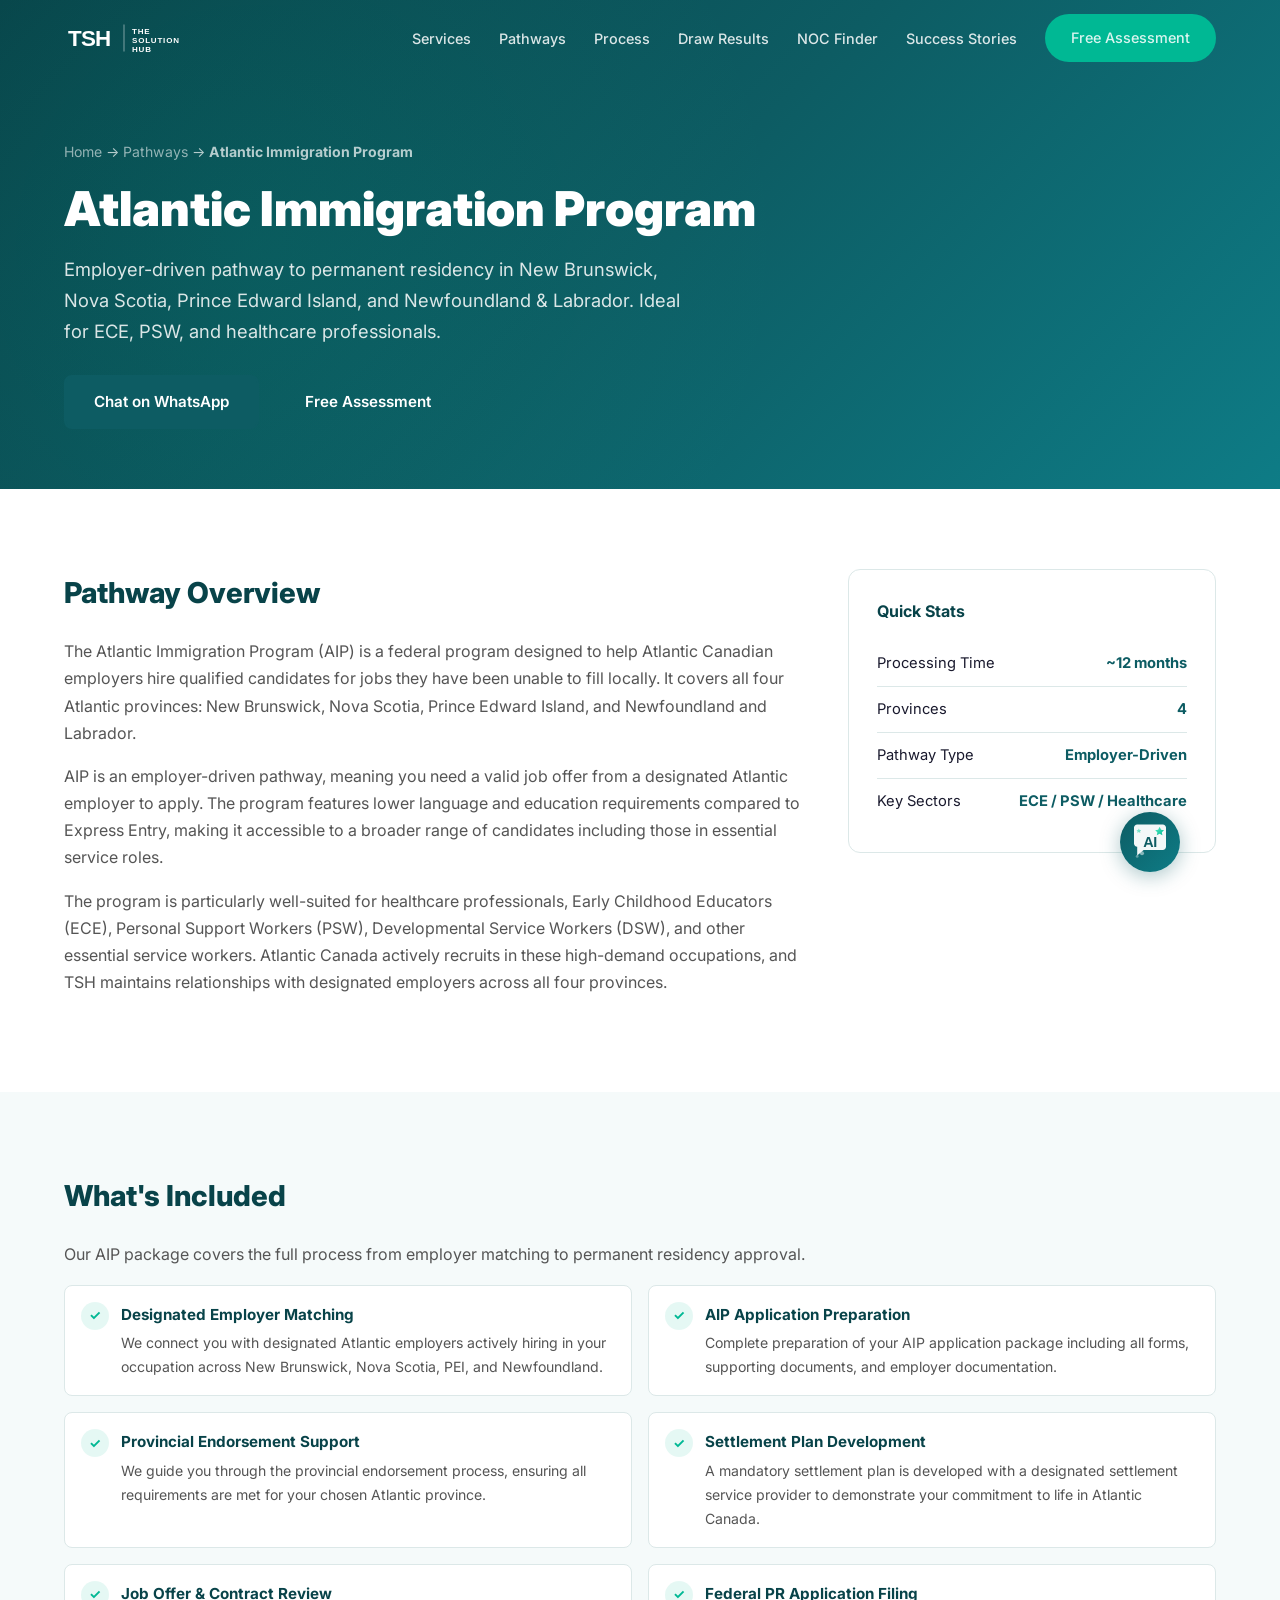
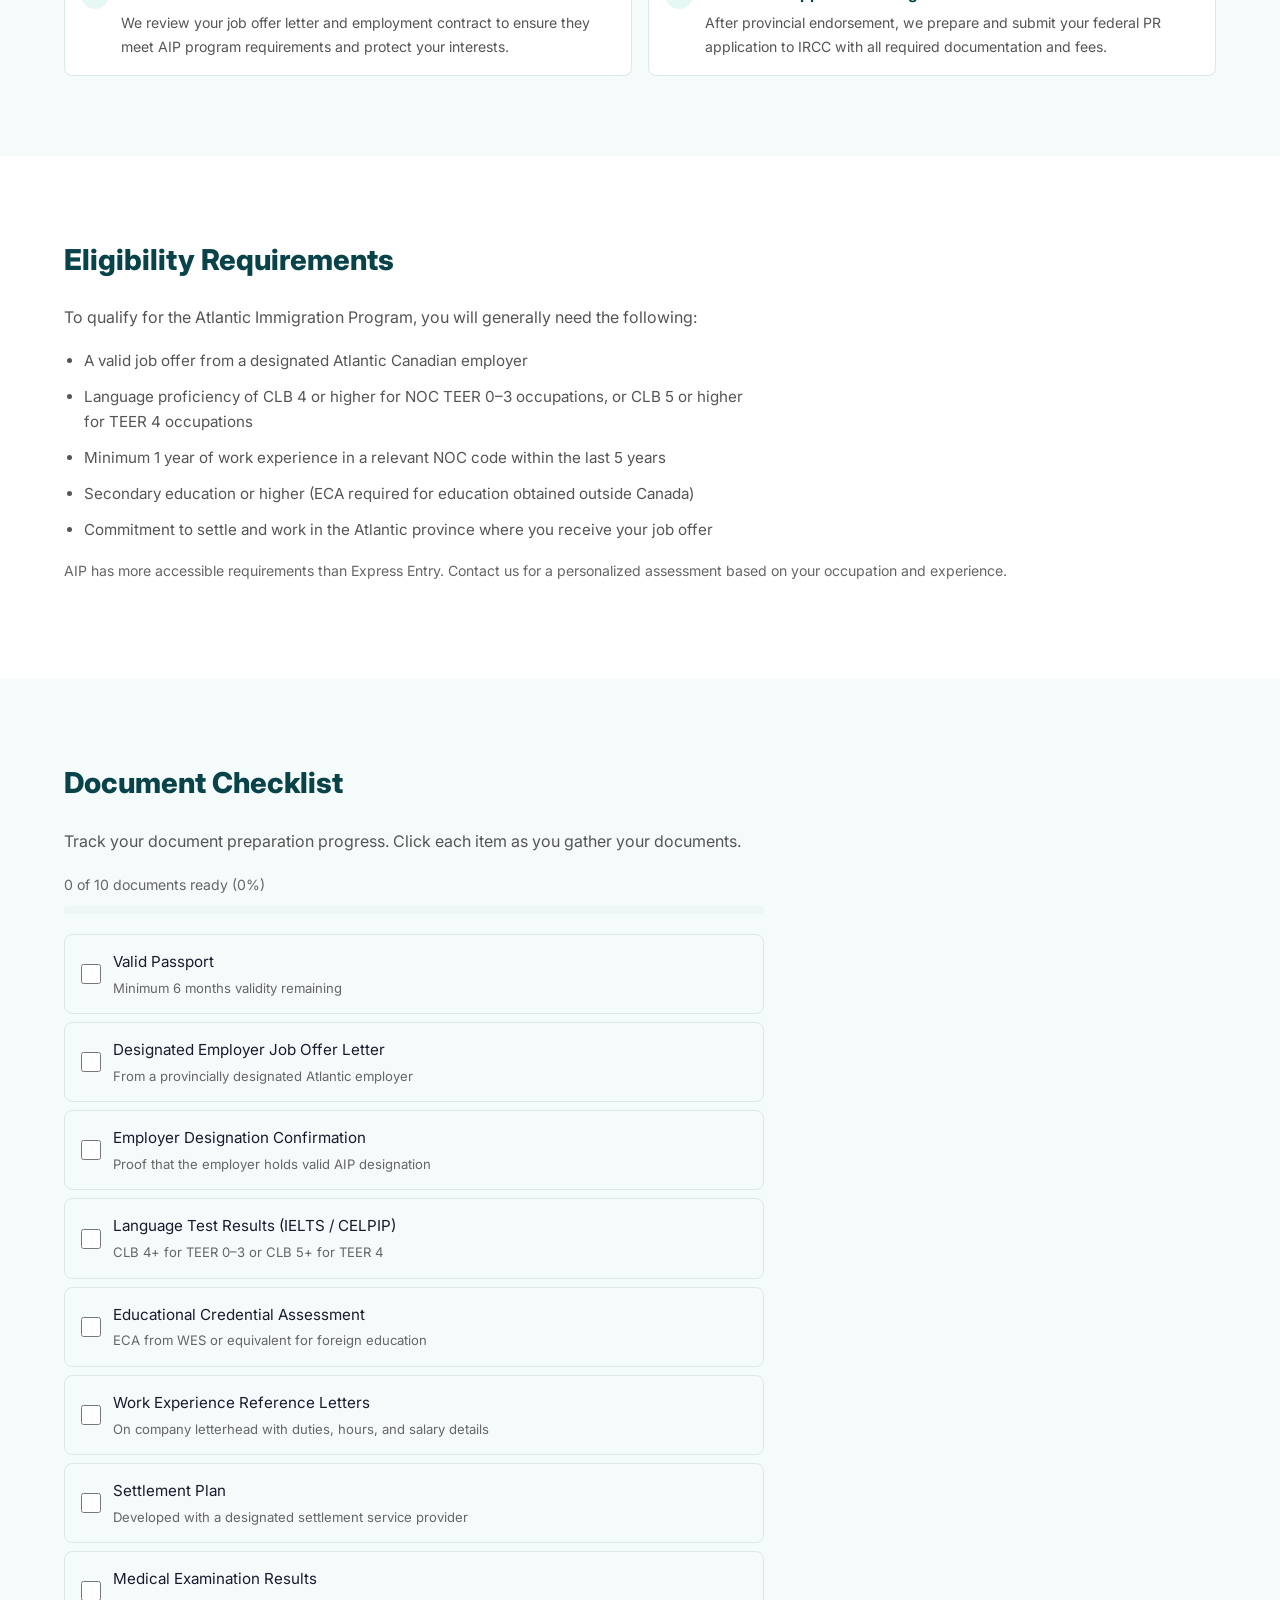
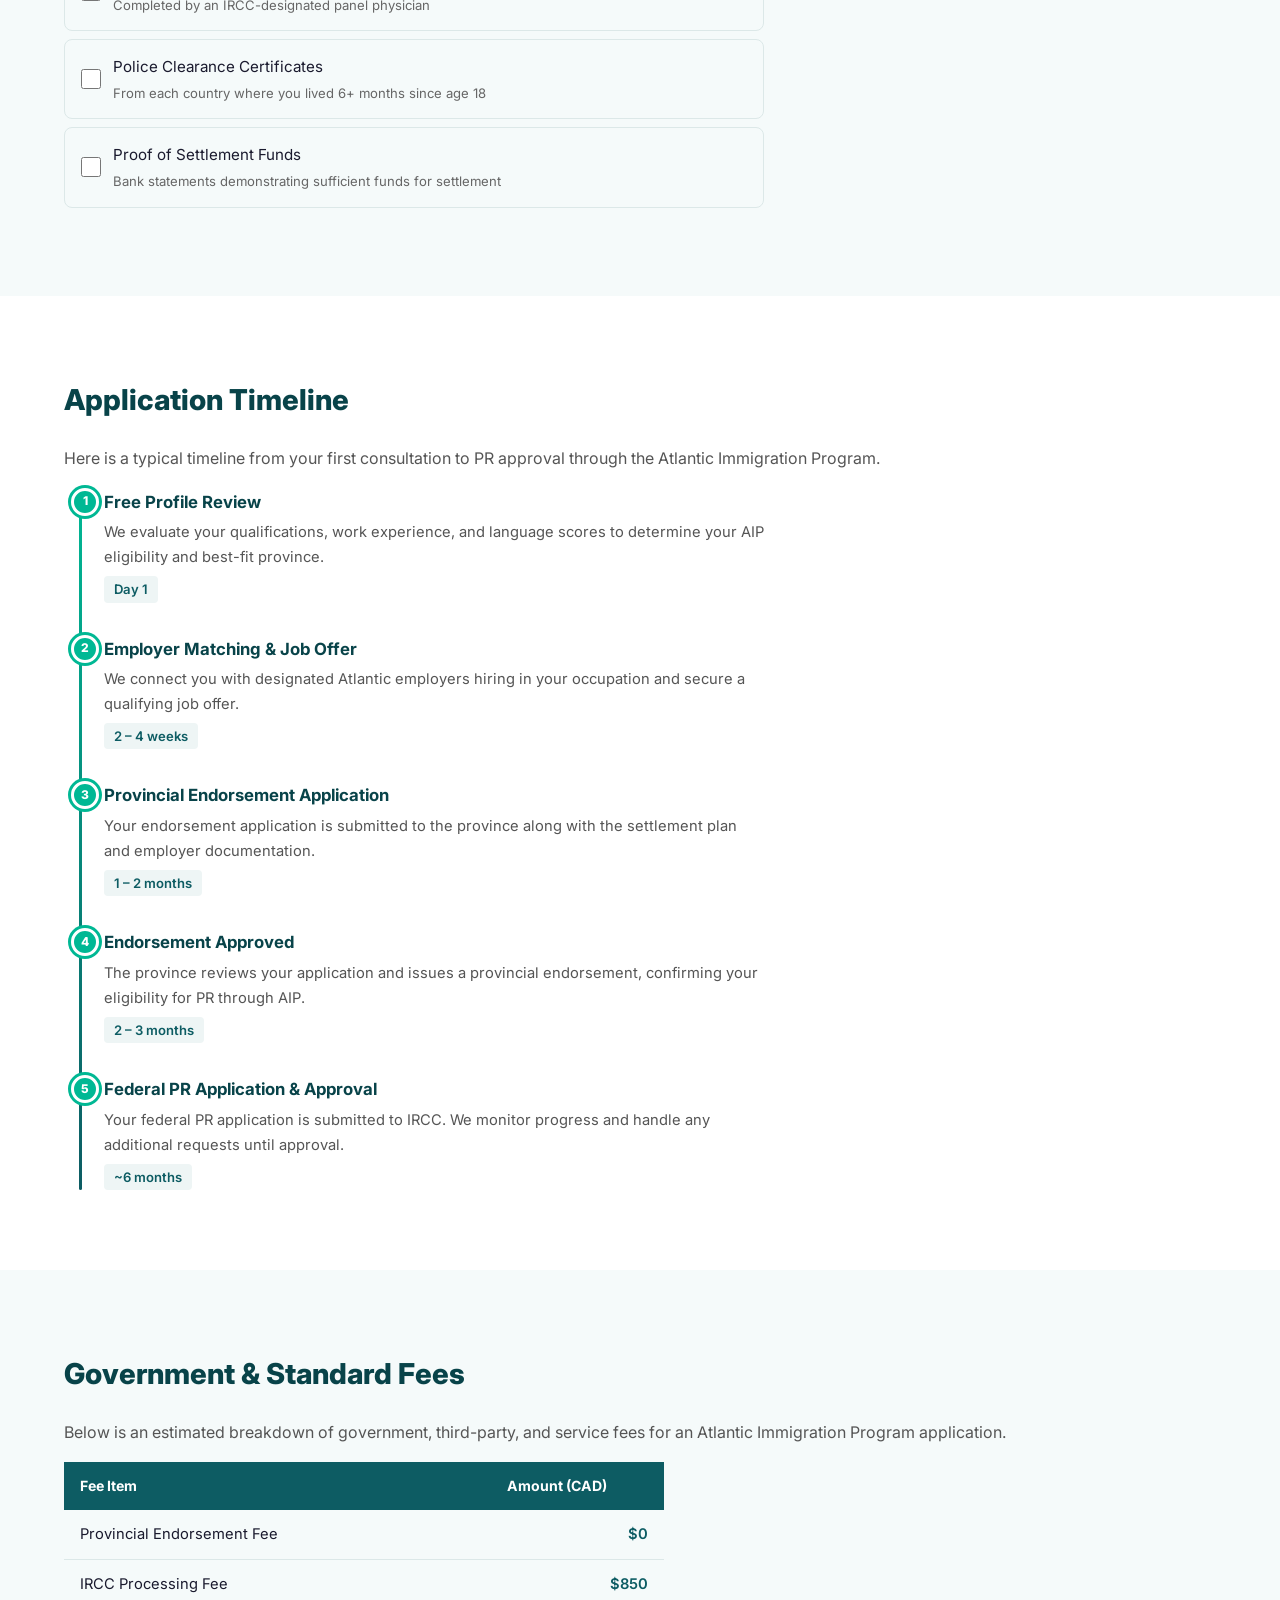
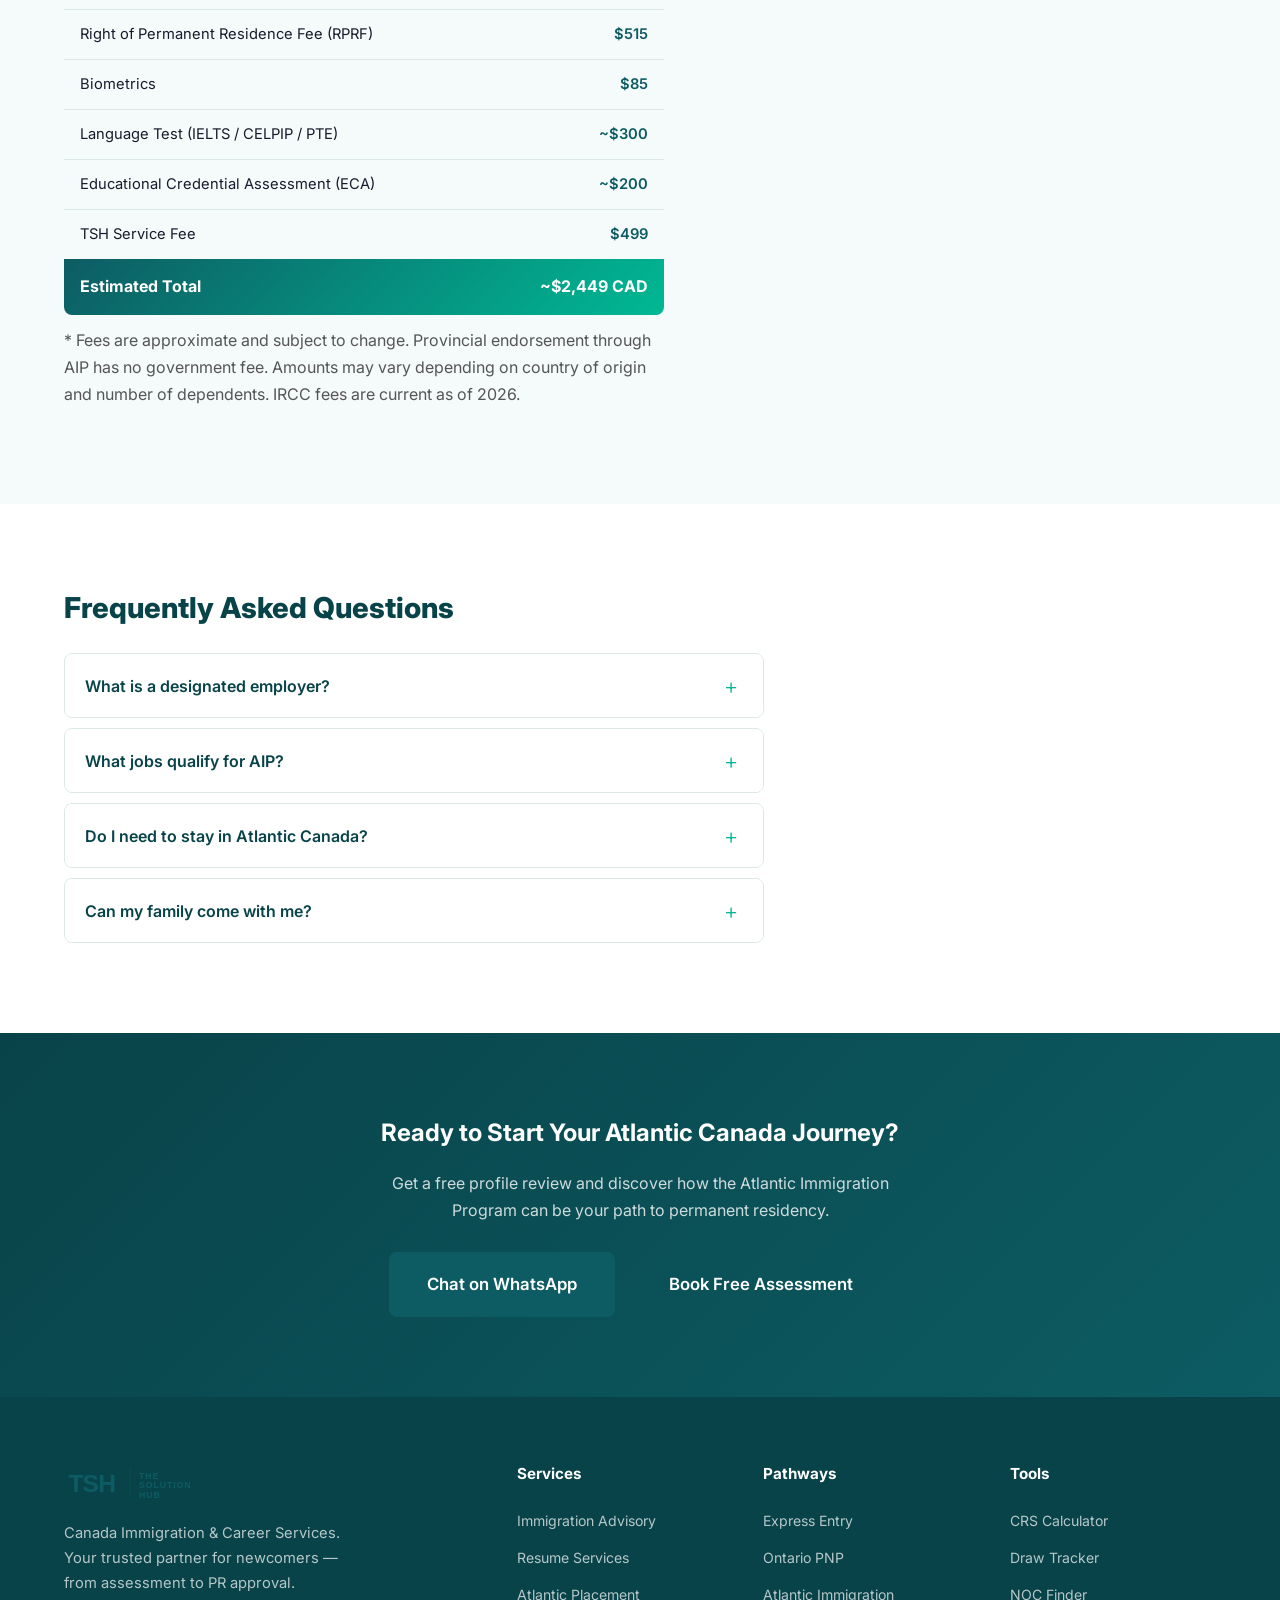
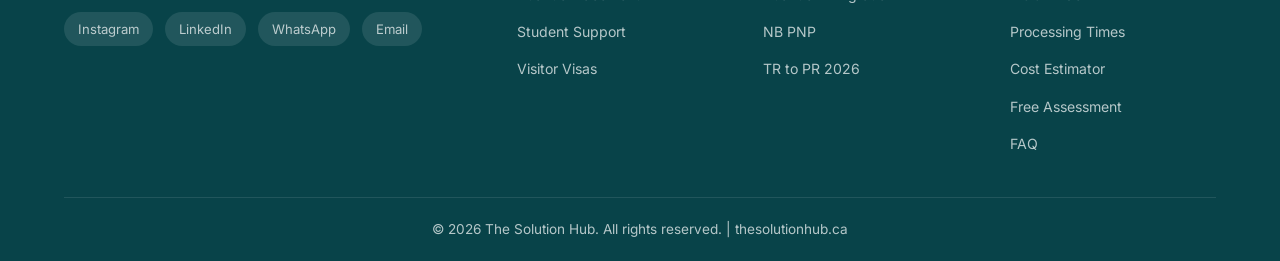
<file: pathways/atlantic-immigration.html>
<!DOCTYPE html>
<html lang="en">
<head>
  <meta charset="UTF-8">
  <meta name="viewport" content="width=device-width, initial-scale=1.0">
  <title>Atlantic Immigration Program — The Solution Hub</title>
  <link rel="icon" href="../images/logo.svg" type="image/svg+xml">
  <meta name="description" content="Employer-driven pathway to permanent residency in New Brunswick, Nova Scotia, Prince Edward Island, and Newfoundland & Labrador. Ideal for ECE, PSW, and healthcare professionals.">
  <link rel="stylesheet" href="../style.css">
  <link rel="stylesheet" href="../services/service.css">
  <link rel="stylesheet" href="../chatbot/chatbot.css">
  <link rel="preconnect" href="https://fonts.googleapis.com">
  <link rel="preconnect" href="https://fonts.gstatic.com" crossorigin>
  <link href="https://fonts.googleapis.com/css2?family=Inter:wght@400;500;600;700;800;900&display=swap" rel="stylesheet">
</head>
<body>

  <!-- ========== NAVBAR ========== -->
  <nav class="navbar" id="navbar">
    <div class="container nav-container">
      <a href="../index.html" class="logo">
        <img src="../images/logo.svg" alt="The Solution Hub" class="logo-img">
      </a>
      <button class="nav-toggle" id="navToggle" aria-label="Toggle menu">
        <span></span><span></span><span></span>
      </button>
      <ul class="nav-links" id="navLinks">
        <li><a href="../index.html#services">Services</a></li>
        <li><a href="../index.html#pathways">Pathways</a></li>
        <li><a href="../index.html#process">Process</a></li>
        <li><a href="../index.html#draws">Draw Results</a></li>
        <li><a href="../index.html#noc-finder">NOC Finder</a></li>
        <li><a href="../index.html#testimonials">Success Stories</a></li>
        <li><a href="../index.html#assessment" class="btn btn-nav">Free Assessment</a></li>
      </ul>
    </div>
  </nav>

  <!-- ========== HERO ========== -->
  <section class="service-hero">
    <div class="container">
      <nav class="breadcrumb" aria-label="Breadcrumb">
        <a href="../index.html">Home</a> &rarr;
        <a href="../index.html#pathways">Pathways</a> &rarr;
        <strong>Atlantic Immigration Program</strong>
      </nav>
      <h1>Atlantic Immigration Program</h1>
      <p>Employer-driven pathway to permanent residency in New Brunswick, Nova Scotia, Prince Edward Island, and Newfoundland &amp; Labrador. Ideal for ECE, PSW, and healthcare professionals.</p>
      <div class="service-hero-actions">
        <a href="https://wa.me/14374272470?text=Hi%2C%20I%27m%20interested%20in%20the%20Atlantic%20Immigration%20Program." target="_blank" rel="noopener noreferrer" class="btn btn-accent">Chat on WhatsApp</a>
        <a href="../index.html#assessment" class="btn btn-outline-light">Free Assessment</a>
      </div>
    </div>
  </section>

  <!-- ========== OVERVIEW ========== -->
  <section class="svc-section">
    <div class="container">
      <div class="overview-grid">
        <div class="overview-main">
          <h2>Pathway Overview</h2>
          <p>The Atlantic Immigration Program (AIP) is a federal program designed to help Atlantic Canadian employers hire qualified candidates for jobs they have been unable to fill locally. It covers all four Atlantic provinces: New Brunswick, Nova Scotia, Prince Edward Island, and Newfoundland and Labrador.</p>
          <p>AIP is an employer-driven pathway, meaning you need a valid job offer from a designated Atlantic employer to apply. The program features lower language and education requirements compared to Express Entry, making it accessible to a broader range of candidates including those in essential service roles.</p>
          <p>The program is particularly well-suited for healthcare professionals, Early Childhood Educators (ECE), Personal Support Workers (PSW), Developmental Service Workers (DSW), and other essential service workers. Atlantic Canada actively recruits in these high-demand occupations, and TSH maintains relationships with designated employers across all four provinces.</p>
        </div>
        <aside class="overview-sidebar">
          <h3>Quick Stats</h3>
          <div class="sidebar-stat">
            <span>Processing Time</span>
            <span>~12 months</span>
          </div>
          <div class="sidebar-stat">
            <span>Provinces</span>
            <span>4</span>
          </div>
          <div class="sidebar-stat">
            <span>Pathway Type</span>
            <span>Employer-Driven</span>
          </div>
          <div class="sidebar-stat">
            <span>Key Sectors</span>
            <span>ECE / PSW / Healthcare</span>
          </div>
        </aside>
      </div>
    </div>
  </section>

  <!-- ========== WHAT'S INCLUDED ========== -->
  <section class="svc-section alt">
    <div class="container">
      <h2>What's Included</h2>
      <p>Our AIP package covers the full process from employer matching to permanent residency approval.</p>
      <div class="included-grid">
        <div class="included-item">
          <div class="included-check">&#10003;</div>
          <div>
            <h4>Designated Employer Matching</h4>
            <p>We connect you with designated Atlantic employers actively hiring in your occupation across New Brunswick, Nova Scotia, PEI, and Newfoundland.</p>
          </div>
        </div>
        <div class="included-item">
          <div class="included-check">&#10003;</div>
          <div>
            <h4>AIP Application Preparation</h4>
            <p>Complete preparation of your AIP application package including all forms, supporting documents, and employer documentation.</p>
          </div>
        </div>
        <div class="included-item">
          <div class="included-check">&#10003;</div>
          <div>
            <h4>Provincial Endorsement Support</h4>
            <p>We guide you through the provincial endorsement process, ensuring all requirements are met for your chosen Atlantic province.</p>
          </div>
        </div>
        <div class="included-item">
          <div class="included-check">&#10003;</div>
          <div>
            <h4>Settlement Plan Development</h4>
            <p>A mandatory settlement plan is developed with a designated settlement service provider to demonstrate your commitment to life in Atlantic Canada.</p>
          </div>
        </div>
        <div class="included-item">
          <div class="included-check">&#10003;</div>
          <div>
            <h4>Job Offer &amp; Contract Review</h4>
            <p>We review your job offer letter and employment contract to ensure they meet AIP program requirements and protect your interests.</p>
          </div>
        </div>
        <div class="included-item">
          <div class="included-check">&#10003;</div>
          <div>
            <h4>Federal PR Application Filing</h4>
            <p>After provincial endorsement, we prepare and submit your federal PR application to IRCC with all required documentation and fees.</p>
          </div>
        </div>
      </div>
    </div>
  </section>

  <!-- ========== ELIGIBILITY ========== -->
  <section class="svc-section">
    <div class="container">
      <h2>Eligibility Requirements</h2>
      <p>To qualify for the Atlantic Immigration Program, you will generally need the following:</p>
      <ul class="eligibility-list" style="max-width:700px; padding-left:20px; list-style:disc;">
        <li style="margin-bottom:10px; color:var(--text-light); font-size:0.95rem;">A valid job offer from a designated Atlantic Canadian employer</li>
        <li style="margin-bottom:10px; color:var(--text-light); font-size:0.95rem;">Language proficiency of CLB 4 or higher for NOC TEER 0&ndash;3 occupations, or CLB 5 or higher for TEER 4 occupations</li>
        <li style="margin-bottom:10px; color:var(--text-light); font-size:0.95rem;">Minimum 1 year of work experience in a relevant NOC code within the last 5 years</li>
        <li style="margin-bottom:10px; color:var(--text-light); font-size:0.95rem;">Secondary education or higher (ECA required for education obtained outside Canada)</li>
        <li style="margin-bottom:10px; color:var(--text-light); font-size:0.95rem;">Commitment to settle and work in the Atlantic province where you receive your job offer</li>
      </ul>
      <p style="color:var(--text-muted); font-size:0.88rem; margin-top:16px;">AIP has more accessible requirements than Express Entry. Contact us for a personalized assessment based on your occupation and experience.</p>
    </div>
  </section>

  <!-- ========== DOCUMENT CHECKLIST ========== -->
  <section class="svc-section alt">
    <div class="container">
      <h2>Document Checklist</h2>
      <p>Track your document preparation progress. Click each item as you gather your documents.</p>
      <div class="doc-checklist">
        <div class="doc-progress">
          <span class="doc-progress-text">0 of 10 documents ready (0%)</span>
          <div class="doc-progress-bar"><div class="doc-progress-fill"></div></div>
        </div>
        <div class="doc-item">
          <input type="checkbox" id="doc1">
          <label for="doc1">Valid Passport <span class="doc-note">Minimum 6 months validity remaining</span></label>
        </div>
        <div class="doc-item">
          <input type="checkbox" id="doc2">
          <label for="doc2">Designated Employer Job Offer Letter <span class="doc-note">From a provincially designated Atlantic employer</span></label>
        </div>
        <div class="doc-item">
          <input type="checkbox" id="doc3">
          <label for="doc3">Employer Designation Confirmation <span class="doc-note">Proof that the employer holds valid AIP designation</span></label>
        </div>
        <div class="doc-item">
          <input type="checkbox" id="doc4">
          <label for="doc4">Language Test Results (IELTS / CELPIP) <span class="doc-note">CLB 4+ for TEER 0&ndash;3 or CLB 5+ for TEER 4</span></label>
        </div>
        <div class="doc-item">
          <input type="checkbox" id="doc5">
          <label for="doc5">Educational Credential Assessment <span class="doc-note">ECA from WES or equivalent for foreign education</span></label>
        </div>
        <div class="doc-item">
          <input type="checkbox" id="doc6">
          <label for="doc6">Work Experience Reference Letters <span class="doc-note">On company letterhead with duties, hours, and salary details</span></label>
        </div>
        <div class="doc-item">
          <input type="checkbox" id="doc7">
          <label for="doc7">Settlement Plan <span class="doc-note">Developed with a designated settlement service provider</span></label>
        </div>
        <div class="doc-item">
          <input type="checkbox" id="doc8">
          <label for="doc8">Medical Examination Results <span class="doc-note">Completed by an IRCC-designated panel physician</span></label>
        </div>
        <div class="doc-item">
          <input type="checkbox" id="doc9">
          <label for="doc9">Police Clearance Certificates <span class="doc-note">From each country where you lived 6+ months since age 18</span></label>
        </div>
        <div class="doc-item">
          <input type="checkbox" id="doc10">
          <label for="doc10">Proof of Settlement Funds <span class="doc-note">Bank statements demonstrating sufficient funds for settlement</span></label>
        </div>
      </div>
    </div>
  </section>

  <!-- ========== TIMELINE ========== -->
  <section class="svc-section">
    <div class="container">
      <h2>Application Timeline</h2>
      <p>Here is a typical timeline from your first consultation to PR approval through the Atlantic Immigration Program.</p>
      <div class="timeline">
        <div class="timeline-item">
          <div class="timeline-dot">1</div>
          <h4>Free Profile Review</h4>
          <p>We evaluate your qualifications, work experience, and language scores to determine your AIP eligibility and best-fit province.</p>
          <span class="timeline-time">Day 1</span>
        </div>
        <div class="timeline-item">
          <div class="timeline-dot">2</div>
          <h4>Employer Matching &amp; Job Offer</h4>
          <p>We connect you with designated Atlantic employers hiring in your occupation and secure a qualifying job offer.</p>
          <span class="timeline-time">2 &ndash; 4 weeks</span>
        </div>
        <div class="timeline-item">
          <div class="timeline-dot">3</div>
          <h4>Provincial Endorsement Application</h4>
          <p>Your endorsement application is submitted to the province along with the settlement plan and employer documentation.</p>
          <span class="timeline-time">1 &ndash; 2 months</span>
        </div>
        <div class="timeline-item">
          <div class="timeline-dot">4</div>
          <h4>Endorsement Approved</h4>
          <p>The province reviews your application and issues a provincial endorsement, confirming your eligibility for PR through AIP.</p>
          <span class="timeline-time">2 &ndash; 3 months</span>
        </div>
        <div class="timeline-item">
          <div class="timeline-dot">5</div>
          <h4>Federal PR Application &amp; Approval</h4>
          <p>Your federal PR application is submitted to IRCC. We monitor progress and handle any additional requests until approval.</p>
          <span class="timeline-time">~6 months</span>
        </div>
      </div>
    </div>
  </section>

  <!-- ========== FEES ========== -->
  <section class="svc-section alt">
    <div class="container">
      <h2>Government &amp; Standard Fees</h2>
      <p>Below is an estimated breakdown of government, third-party, and service fees for an Atlantic Immigration Program application.</p>
      <div class="fees-wrapper">
        <table class="fees-table">
          <thead>
            <tr>
              <th>Fee Item</th>
              <th>Amount (CAD)</th>
            </tr>
          </thead>
          <tbody>
            <tr><td>Provincial Endorsement Fee</td><td>$0</td></tr>
            <tr><td>IRCC Processing Fee</td><td>$850</td></tr>
            <tr><td>Right of Permanent Residence Fee (RPRF)</td><td>$515</td></tr>
            <tr><td>Biometrics</td><td>$85</td></tr>
            <tr><td>Language Test (IELTS / CELPIP / PTE)</td><td>~$300</td></tr>
            <tr><td>Educational Credential Assessment (ECA)</td><td>~$200</td></tr>
            <tr><td>TSH Service Fee</td><td>$499</td></tr>
          </tbody>
        </table>
        <div class="fees-total">
          <span>Estimated Total</span>
          <span>~$2,449 CAD</span>
        </div>
        <p class="fees-note">* Fees are approximate and subject to change. Provincial endorsement through AIP has no government fee. Amounts may vary depending on country of origin and number of dependents. IRCC fees are current as of 2026.</p>
      </div>
    </div>
  </section>

  <!-- ========== FAQ ========== -->
  <section class="svc-section">
    <div class="container">
      <h2>Frequently Asked Questions</h2>
      <div class="svc-faq">
        <div class="faq-item">
          <button class="faq-question" onclick="toggleFaq(this)">
            <span>What is a designated employer?</span>
            <span class="faq-icon">+</span>
          </button>
          <div class="faq-answer">
            <p>A designated employer is an Atlantic Canadian employer that has been approved by their provincial government to hire foreign workers through the Atlantic Immigration Program. The designation confirms the employer has met specific requirements and is committed to supporting newcomers. TSH maintains an active network of designated employers across all four Atlantic provinces and can connect you with employers hiring in your field.</p>
          </div>
        </div>
        <div class="faq-item">
          <button class="faq-question" onclick="toggleFaq(this)">
            <span>What jobs qualify for AIP?</span>
            <span class="faq-icon">+</span>
          </button>
          <div class="faq-answer">
            <p>Jobs classified under NOC TEER 0 through TEER 4 are eligible for the Atlantic Immigration Program. Popular qualifying roles include Early Childhood Educators (ECE), Personal Support Workers (PSW), Developmental Service Workers (DSW), healthcare aides, registered nurses, food service supervisors, truck drivers, skilled tradespeople, and various other essential service occupations in demand across Atlantic Canada.</p>
          </div>
        </div>
        <div class="faq-item">
          <button class="faq-question" onclick="toggleFaq(this)">
            <span>Do I need to stay in Atlantic Canada?</span>
            <span class="faq-icon">+</span>
          </button>
          <div class="faq-answer">
            <p>Yes, you must commit to living and working in the Atlantic province where you received your job offer. A settlement plan is a mandatory component of the AIP application, developed in partnership with a designated settlement service provider. This plan demonstrates your commitment to integrating into the community and building your life in Atlantic Canada.</p>
          </div>
        </div>
        <div class="faq-item">
          <button class="faq-question" onclick="toggleFaq(this)">
            <span>Can my family come with me?</span>
            <span class="faq-icon">+</span>
          </button>
          <div class="faq-answer">
            <p>Yes, your spouse or common-law partner and dependent children can be included in your permanent residency application through AIP. Your spouse is also eligible to receive an open work permit, allowing them to work for any employer in Canada while your PR application is being processed. Dependent children can attend school in Canada during this time as well.</p>
          </div>
        </div>
      </div>
    </div>
  </section>

  <!-- ========== CTA ========== -->
  <section class="svc-cta">
    <div class="container">
      <h2>Ready to Start Your Atlantic Canada Journey?</h2>
      <p>Get a free profile review and discover how the Atlantic Immigration Program can be your path to permanent residency.</p>
      <div class="svc-cta-actions">
        <a href="https://wa.me/14374272470?text=Hi%2C%20I%27d%20like%20a%20free%20Atlantic%20Immigration%20Program%20assessment." target="_blank" rel="noopener noreferrer" class="btn btn-accent btn-lg">Chat on WhatsApp</a>
        <a href="../index.html#assessment" class="btn btn-outline-light btn-lg">Book Free Assessment</a>
      </div>
    </div>
  </section>

  <!-- ========== WHATSAPP FLOATING BUTTON ========== -->
  <a href="https://wa.me/14374272470?text=Hi%2C%20I%27d%20like%20to%20know%20more%20about%20the%20Atlantic%20Immigration%20Program." target="_blank" rel="noopener noreferrer" class="whatsapp-float" id="whatsappFloat" title="Chat with us on WhatsApp">
    <svg viewBox="0 0 32 32" width="28" height="28" fill="#fff"><path d="M16.004 0h-.008C7.174 0 0 7.176 0 16c0 3.5 1.128 6.744 3.046 9.378L1.054 31.29l6.118-1.962A15.92 15.92 0 0 0 16.004 32C24.826 32 32 24.822 32 16S24.826 0 16.004 0zm9.336 22.594c-.39 1.1-1.932 2.014-3.18 2.28-.854.18-1.968.324-5.72-1.23-4.804-1.988-7.896-6.862-8.136-7.18-.228-.318-1.932-2.574-1.932-4.908s1.224-3.486 1.656-3.96c.432-.474.942-.594 1.254-.594.312 0 .624.002.894.016.288.016.672-.108 1.05.804.39.936 1.326 3.27 1.44 3.51.114.24.192.516.036.834-.156.318-.234.516-.468.792s-.492.618-.702.828c-.234.234-.48.486-.204.954.276.468 1.224 2.016 2.628 3.264 1.806 1.602 3.33 2.1 3.798 2.334.468.234.744.198 1.014-.12.276-.318 1.17-1.362 1.482-1.836.312-.468.624-.39 1.056-.234.432.156 2.76 1.302 3.228 1.536.468.234.78.354.894.546.114.192.114 1.11-.276 2.178z"/></svg>
    <span class="whatsapp-tooltip">Chat with us</span>
  </a>

  <!-- ========== FOOTER ========== -->
  <footer class="footer">
    <div class="container">
      <div class="footer-grid">
        <div class="footer-brand">
          <a href="../index.html" class="logo">
            <img src="../images/logo-full.svg" alt="The Solution Hub" class="footer-logo-img">
          </a>
          <p>Canada Immigration &amp; Career Services. Your trusted partner for newcomers — from assessment to PR approval.</p>
          <div class="footer-social">
            <a href="https://www.instagram.com/thesolutionhub_/" target="_blank" rel="noopener noreferrer" title="Instagram">Instagram</a>
            <a href="https://www.linkedin.com/company/the-solution-hub6/" target="_blank" rel="noopener noreferrer" title="LinkedIn">LinkedIn</a>
            <a href="https://wa.me/14374272470" target="_blank" rel="noopener noreferrer" title="WhatsApp">WhatsApp</a>
            <a href="mailto:Info@thesolutionhub.ca" title="Email">Email</a>
          </div>
        </div>
        <div class="footer-links">
          <h4>Services</h4>
          <ul>
            <li><a href="../services/immigration-advisory.html">Immigration Advisory</a></li>
            <li><a href="../index.html#services">Resume Services</a></li>
            <li><a href="../services/atlantic-placement.html">Atlantic Placement</a></li>
            <li><a href="../services/student-graduate.html">Student Support</a></li>
            <li><a href="../index.html#services">Visitor Visas</a></li>
          </ul>
        </div>
        <div class="footer-links">
          <h4>Pathways</h4>
          <ul>
            <li><a href="express-entry.html">Express Entry</a></li>
            <li><a href="ontario-pnp.html">Ontario PNP</a></li>
            <li><a href="atlantic-immigration.html">Atlantic Immigration</a></li>
            <li><a href="../index.html#pathways">NB PNP</a></li>
            <li><a href="../index.html#pathways">TR to PR 2026</a></li>
          </ul>
        </div>
        <div class="footer-links">
          <h4>Tools</h4>
          <ul>
            <li><a href="../index.html#crs-calculator">CRS Calculator</a></li>
            <li><a href="../index.html#draws">Draw Tracker</a></li>
            <li><a href="../index.html#noc-finder">NOC Finder</a></li>
            <li><a href="../index.html#processing-times">Processing Times</a></li>
            <li><a href="../index.html#cost-estimator">Cost Estimator</a></li>
            <li><a href="../index.html#assessment">Free Assessment</a></li>
            <li><a href="../index.html#faq">FAQ</a></li>
          </ul>
        </div>
      </div>
      <div class="footer-bottom">
        <p>&copy; 2026 The Solution Hub. All rights reserved. | thesolutionhub.ca</p>
      </div>
    </div>
  </footer>

  <script src="../services/service.js"></script>
  <script src="../chatbot/chatbot.js"></script>
  <!-- Back to Top Button -->
  <button class="back-to-top" id="backToTop" aria-label="Back to top" onclick="window.scrollTo({top:0,behavior:'smooth'})"><svg viewBox="0 0 24 24" fill="none" stroke="currentColor" stroke-width="2.5" stroke-linecap="round" stroke-linejoin="round"><polyline points="18 15 12 9 6 15"/></svg></button>
</body>
</html>
</file>
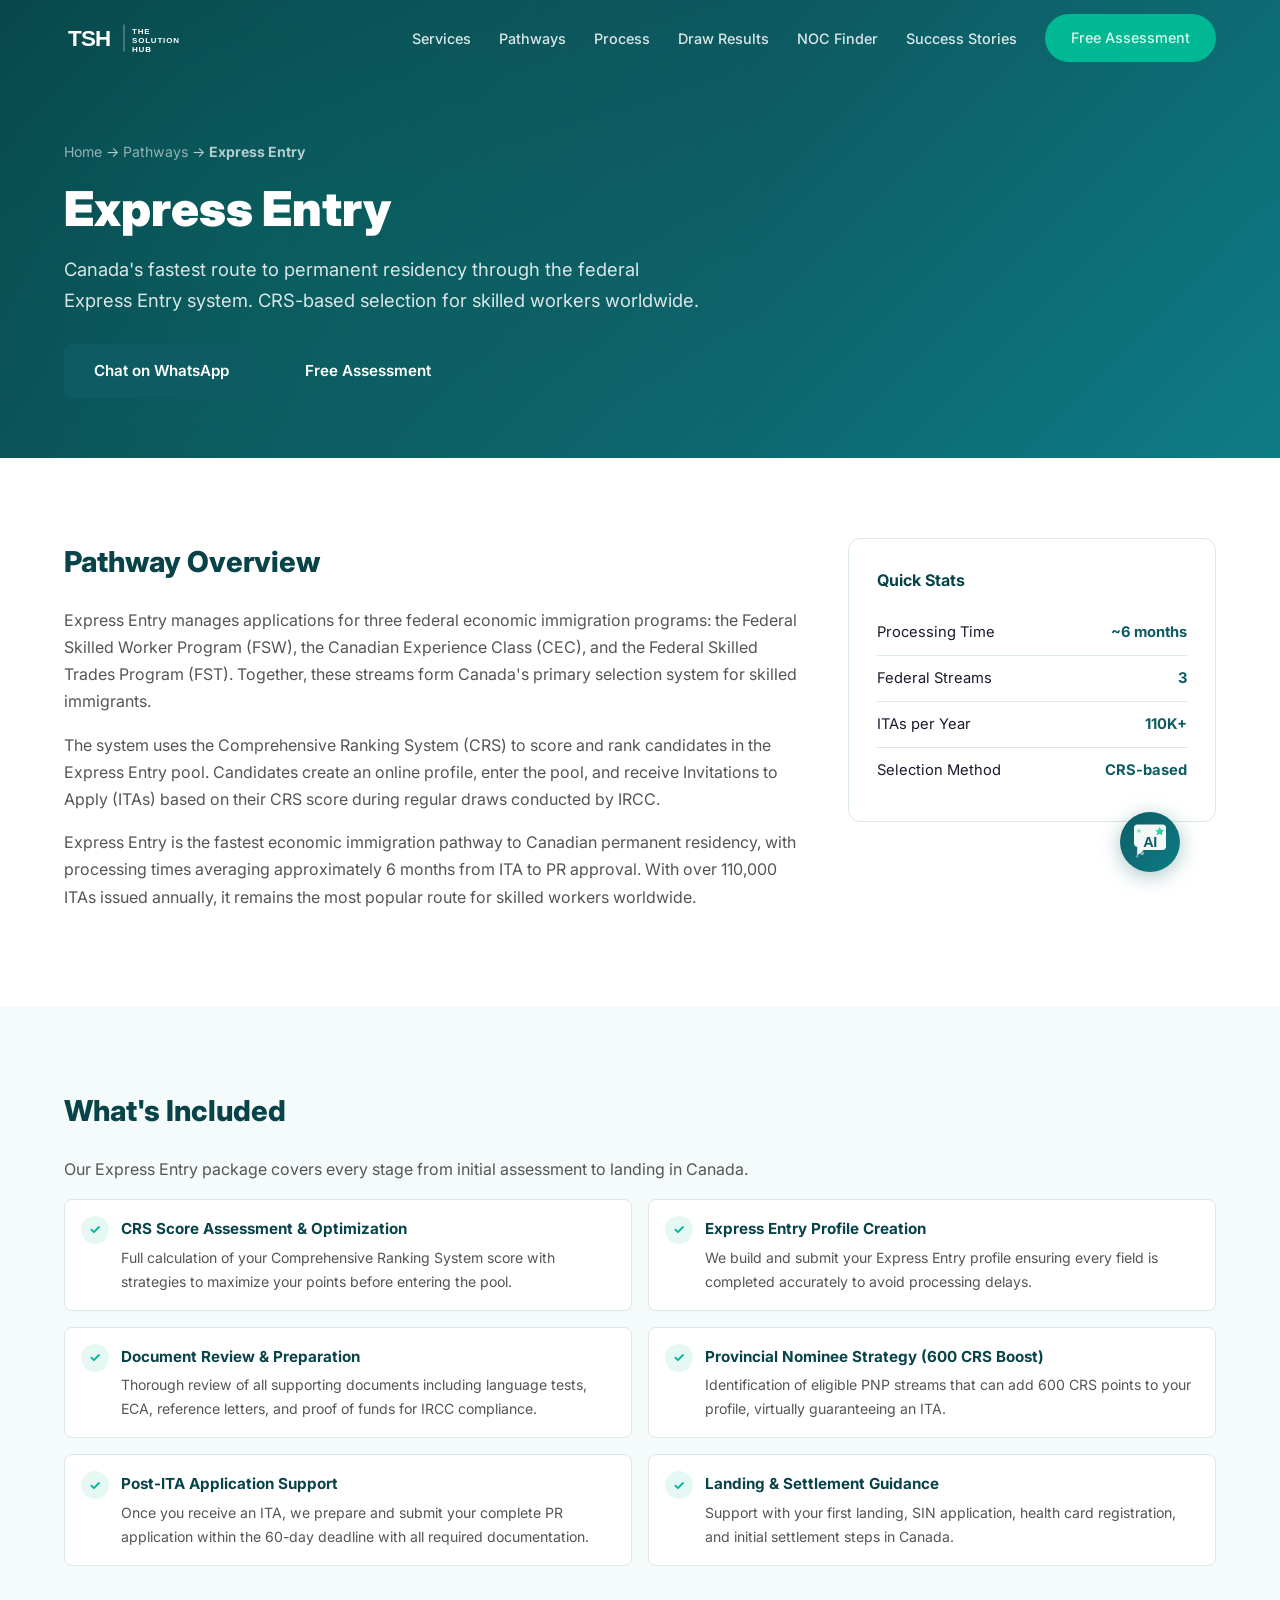
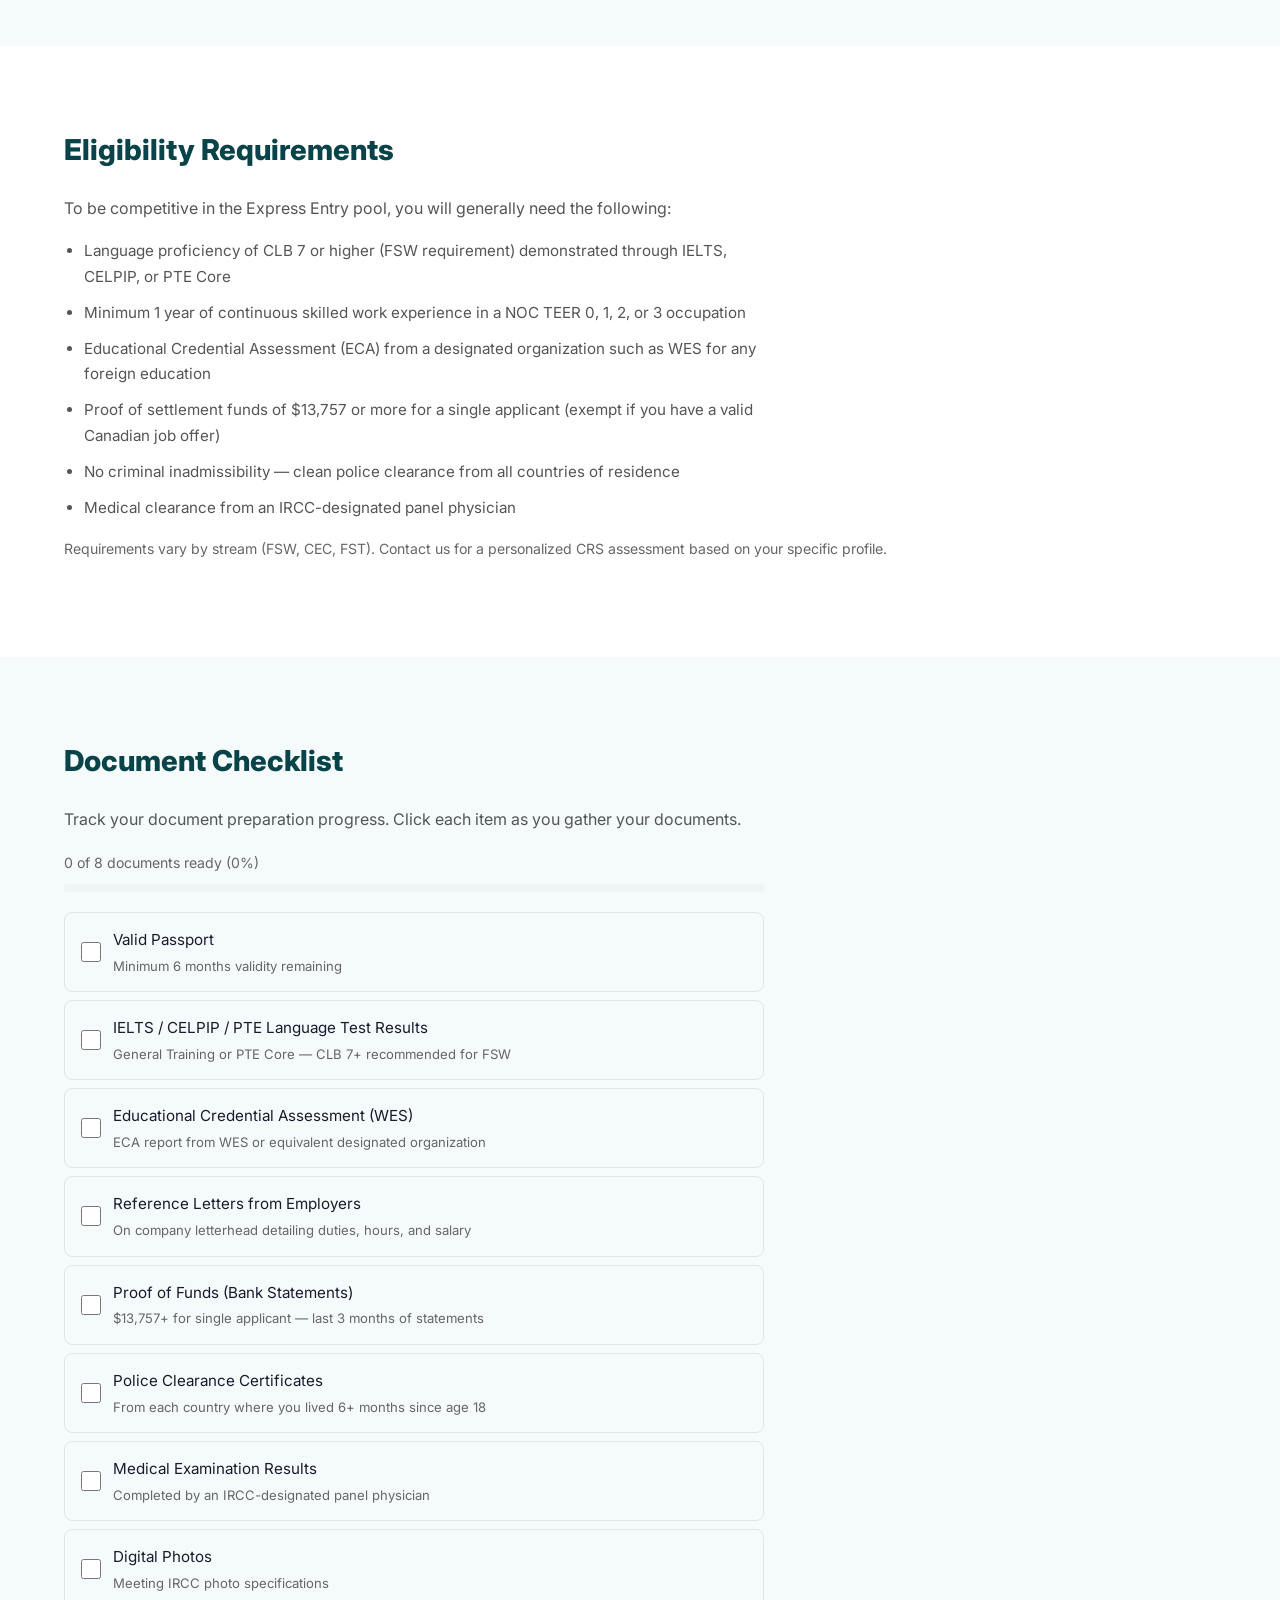
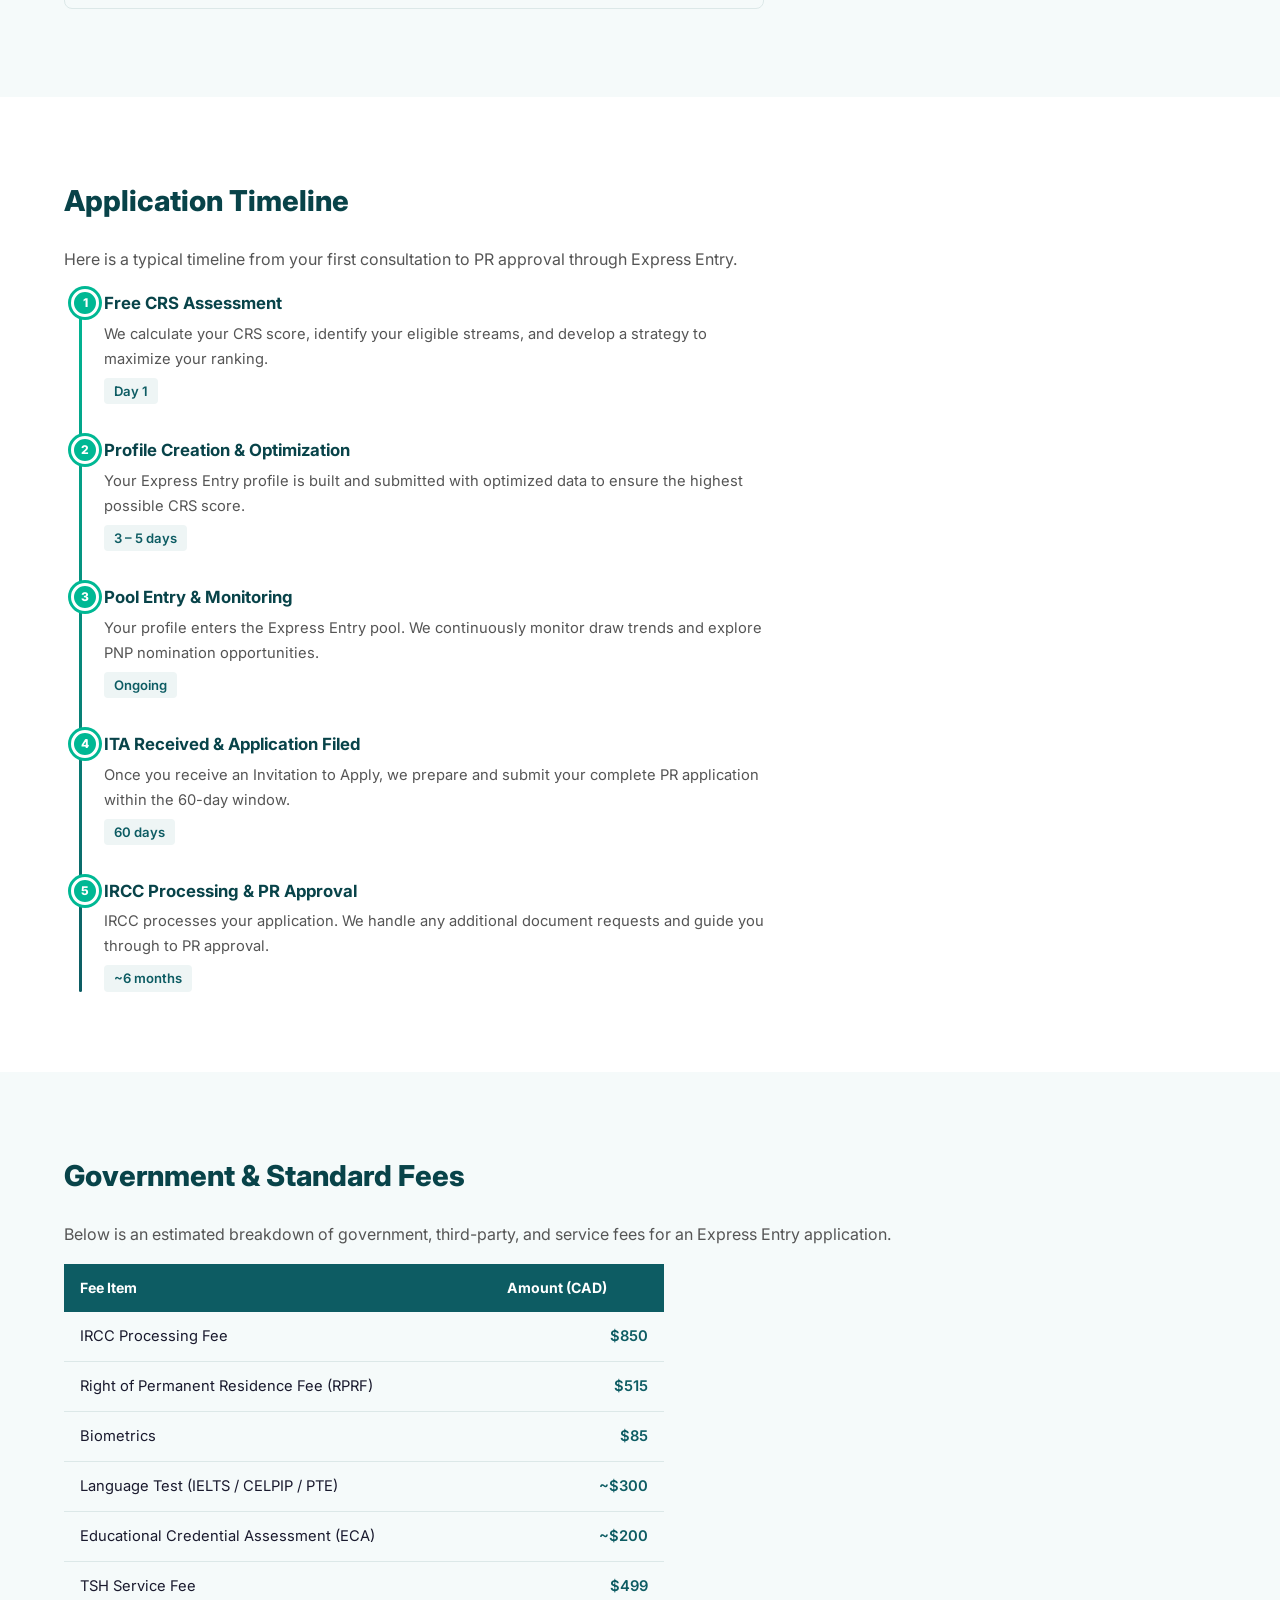
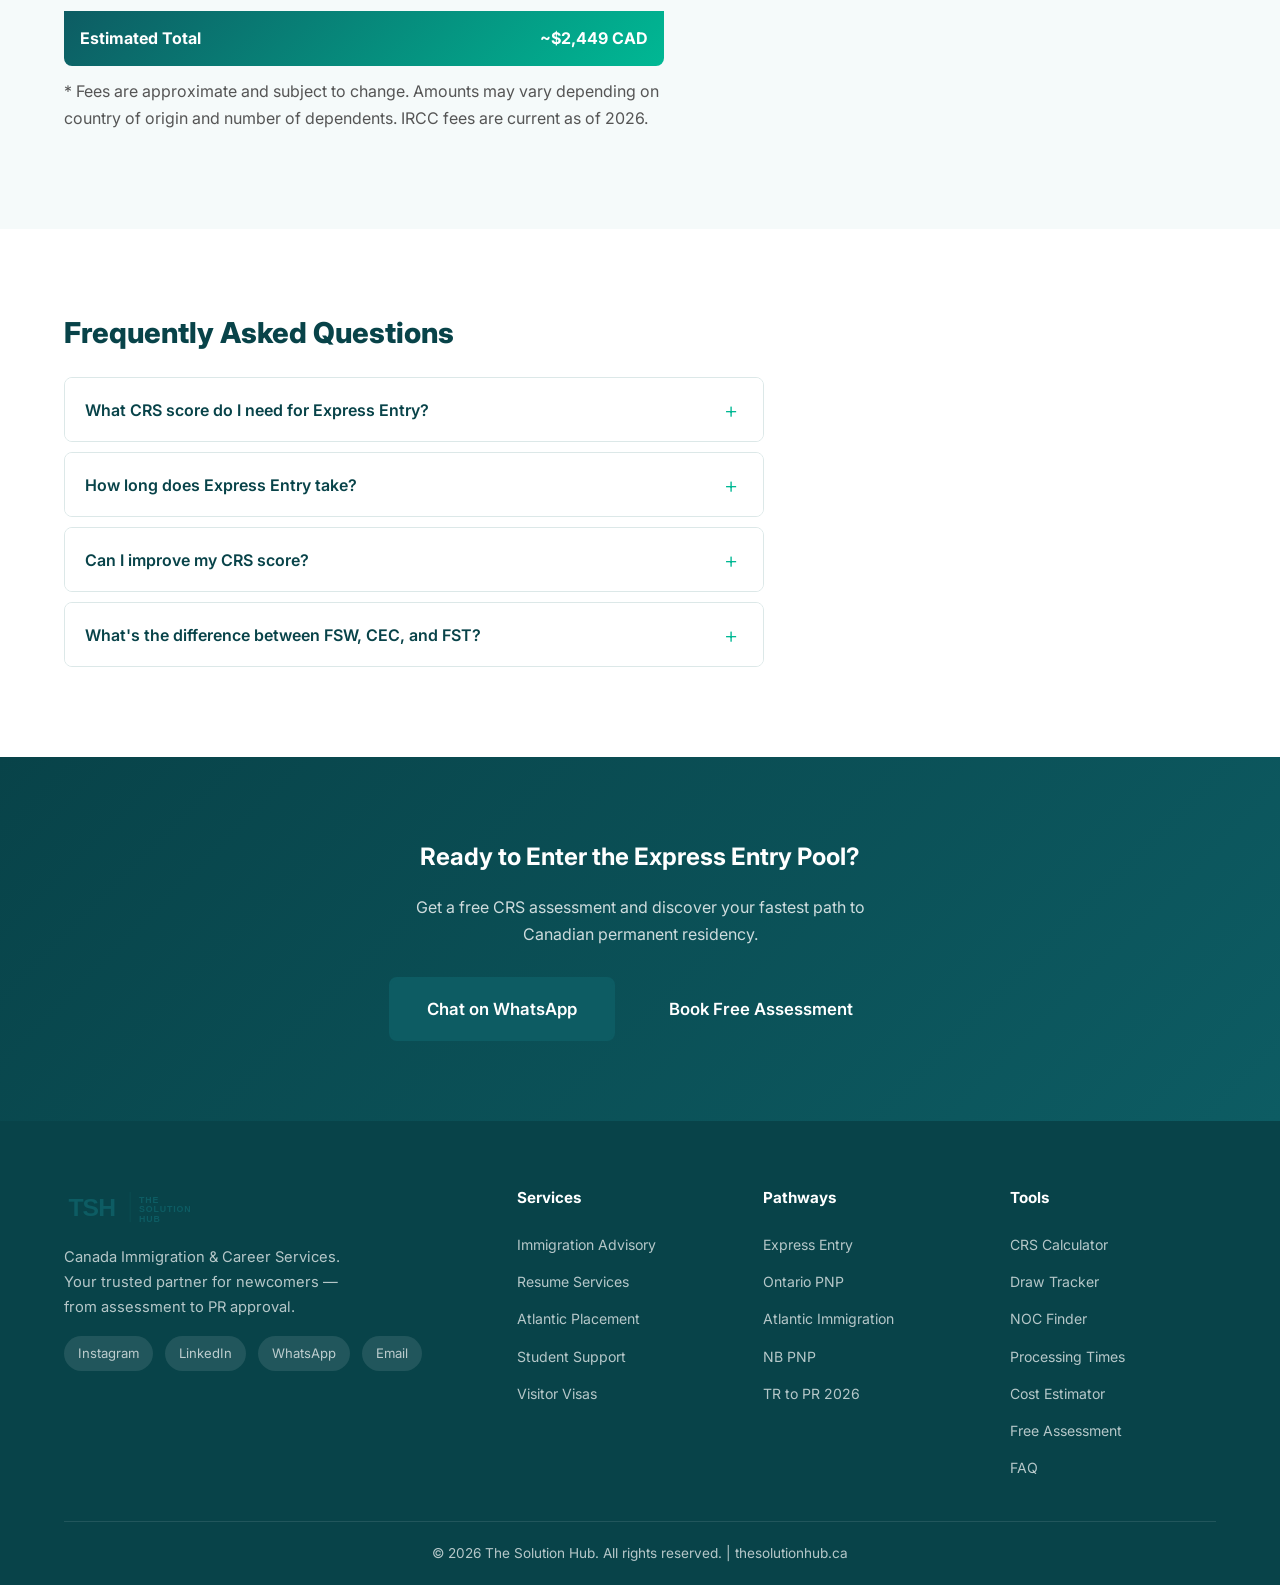
<file: pathways/express-entry.html>
<!DOCTYPE html>
<html lang="en">
<head>
  <meta charset="UTF-8">
  <meta name="viewport" content="width=device-width, initial-scale=1.0">
  <title>Express Entry — The Solution Hub</title>
  <link rel="icon" href="../images/logo.svg" type="image/svg+xml">
  <meta name="description" content="Canada's fastest route to permanent residency through the federal Express Entry system. CRS-based selection for skilled workers worldwide.">
  <link rel="stylesheet" href="../style.css">
  <link rel="stylesheet" href="../services/service.css">
  <link rel="stylesheet" href="../chatbot/chatbot.css">
  <link rel="preconnect" href="https://fonts.googleapis.com">
  <link rel="preconnect" href="https://fonts.gstatic.com" crossorigin>
  <link href="https://fonts.googleapis.com/css2?family=Inter:wght@400;500;600;700;800;900&display=swap" rel="stylesheet">
</head>
<body>

  <!-- ========== NAVBAR ========== -->
  <nav class="navbar" id="navbar">
    <div class="container nav-container">
      <a href="../index.html" class="logo">
        <img src="../images/logo.svg" alt="The Solution Hub" class="logo-img">
      </a>
      <button class="nav-toggle" id="navToggle" aria-label="Toggle menu">
        <span></span><span></span><span></span>
      </button>
      <ul class="nav-links" id="navLinks">
        <li><a href="../index.html#services">Services</a></li>
        <li><a href="../index.html#pathways">Pathways</a></li>
        <li><a href="../index.html#process">Process</a></li>
        <li><a href="../index.html#draws">Draw Results</a></li>
        <li><a href="../index.html#noc-finder">NOC Finder</a></li>
        <li><a href="../index.html#testimonials">Success Stories</a></li>
        <li><a href="../index.html#assessment" class="btn btn-nav">Free Assessment</a></li>
      </ul>
    </div>
  </nav>

  <!-- ========== HERO ========== -->
  <section class="service-hero">
    <div class="container">
      <nav class="breadcrumb" aria-label="Breadcrumb">
        <a href="../index.html">Home</a> &rarr;
        <a href="../index.html#pathways">Pathways</a> &rarr;
        <strong>Express Entry</strong>
      </nav>
      <h1>Express Entry</h1>
      <p>Canada's fastest route to permanent residency through the federal Express Entry system. CRS-based selection for skilled workers worldwide.</p>
      <div class="service-hero-actions">
        <a href="https://wa.me/14374272470?text=Hi%2C%20I%27m%20interested%20in%20Express%20Entry%20services." target="_blank" rel="noopener noreferrer" class="btn btn-accent">Chat on WhatsApp</a>
        <a href="../index.html#assessment" class="btn btn-outline-light">Free Assessment</a>
      </div>
    </div>
  </section>

  <!-- ========== OVERVIEW ========== -->
  <section class="svc-section">
    <div class="container">
      <div class="overview-grid">
        <div class="overview-main">
          <h2>Pathway Overview</h2>
          <p>Express Entry manages applications for three federal economic immigration programs: the Federal Skilled Worker Program (FSW), the Canadian Experience Class (CEC), and the Federal Skilled Trades Program (FST). Together, these streams form Canada's primary selection system for skilled immigrants.</p>
          <p>The system uses the Comprehensive Ranking System (CRS) to score and rank candidates in the Express Entry pool. Candidates create an online profile, enter the pool, and receive Invitations to Apply (ITAs) based on their CRS score during regular draws conducted by IRCC.</p>
          <p>Express Entry is the fastest economic immigration pathway to Canadian permanent residency, with processing times averaging approximately 6 months from ITA to PR approval. With over 110,000 ITAs issued annually, it remains the most popular route for skilled workers worldwide.</p>
        </div>
        <aside class="overview-sidebar">
          <h3>Quick Stats</h3>
          <div class="sidebar-stat">
            <span>Processing Time</span>
            <span>~6 months</span>
          </div>
          <div class="sidebar-stat">
            <span>Federal Streams</span>
            <span>3</span>
          </div>
          <div class="sidebar-stat">
            <span>ITAs per Year</span>
            <span>110K+</span>
          </div>
          <div class="sidebar-stat">
            <span>Selection Method</span>
            <span>CRS-based</span>
          </div>
        </aside>
      </div>
    </div>
  </section>

  <!-- ========== WHAT'S INCLUDED ========== -->
  <section class="svc-section alt">
    <div class="container">
      <h2>What's Included</h2>
      <p>Our Express Entry package covers every stage from initial assessment to landing in Canada.</p>
      <div class="included-grid">
        <div class="included-item">
          <div class="included-check">&#10003;</div>
          <div>
            <h4>CRS Score Assessment &amp; Optimization</h4>
            <p>Full calculation of your Comprehensive Ranking System score with strategies to maximize your points before entering the pool.</p>
          </div>
        </div>
        <div class="included-item">
          <div class="included-check">&#10003;</div>
          <div>
            <h4>Express Entry Profile Creation</h4>
            <p>We build and submit your Express Entry profile ensuring every field is completed accurately to avoid processing delays.</p>
          </div>
        </div>
        <div class="included-item">
          <div class="included-check">&#10003;</div>
          <div>
            <h4>Document Review &amp; Preparation</h4>
            <p>Thorough review of all supporting documents including language tests, ECA, reference letters, and proof of funds for IRCC compliance.</p>
          </div>
        </div>
        <div class="included-item">
          <div class="included-check">&#10003;</div>
          <div>
            <h4>Provincial Nominee Strategy (600 CRS Boost)</h4>
            <p>Identification of eligible PNP streams that can add 600 CRS points to your profile, virtually guaranteeing an ITA.</p>
          </div>
        </div>
        <div class="included-item">
          <div class="included-check">&#10003;</div>
          <div>
            <h4>Post-ITA Application Support</h4>
            <p>Once you receive an ITA, we prepare and submit your complete PR application within the 60-day deadline with all required documentation.</p>
          </div>
        </div>
        <div class="included-item">
          <div class="included-check">&#10003;</div>
          <div>
            <h4>Landing &amp; Settlement Guidance</h4>
            <p>Support with your first landing, SIN application, health card registration, and initial settlement steps in Canada.</p>
          </div>
        </div>
      </div>
    </div>
  </section>

  <!-- ========== ELIGIBILITY ========== -->
  <section class="svc-section">
    <div class="container">
      <h2>Eligibility Requirements</h2>
      <p>To be competitive in the Express Entry pool, you will generally need the following:</p>
      <ul class="eligibility-list" style="max-width:700px; padding-left:20px; list-style:disc;">
        <li style="margin-bottom:10px; color:var(--text-light); font-size:0.95rem;">Language proficiency of CLB 7 or higher (FSW requirement) demonstrated through IELTS, CELPIP, or PTE Core</li>
        <li style="margin-bottom:10px; color:var(--text-light); font-size:0.95rem;">Minimum 1 year of continuous skilled work experience in a NOC TEER 0, 1, 2, or 3 occupation</li>
        <li style="margin-bottom:10px; color:var(--text-light); font-size:0.95rem;">Educational Credential Assessment (ECA) from a designated organization such as WES for any foreign education</li>
        <li style="margin-bottom:10px; color:var(--text-light); font-size:0.95rem;">Proof of settlement funds of $13,757 or more for a single applicant (exempt if you have a valid Canadian job offer)</li>
        <li style="margin-bottom:10px; color:var(--text-light); font-size:0.95rem;">No criminal inadmissibility &mdash; clean police clearance from all countries of residence</li>
        <li style="margin-bottom:10px; color:var(--text-light); font-size:0.95rem;">Medical clearance from an IRCC-designated panel physician</li>
      </ul>
      <p style="color:var(--text-muted); font-size:0.88rem; margin-top:16px;">Requirements vary by stream (FSW, CEC, FST). Contact us for a personalized CRS assessment based on your specific profile.</p>
    </div>
  </section>

  <!-- ========== DOCUMENT CHECKLIST ========== -->
  <section class="svc-section alt">
    <div class="container">
      <h2>Document Checklist</h2>
      <p>Track your document preparation progress. Click each item as you gather your documents.</p>
      <div class="doc-checklist">
        <div class="doc-progress">
          <span class="doc-progress-text">0 of 8 documents ready (0%)</span>
          <div class="doc-progress-bar"><div class="doc-progress-fill"></div></div>
        </div>
        <div class="doc-item">
          <input type="checkbox" id="doc1">
          <label for="doc1">Valid Passport <span class="doc-note">Minimum 6 months validity remaining</span></label>
        </div>
        <div class="doc-item">
          <input type="checkbox" id="doc2">
          <label for="doc2">IELTS / CELPIP / PTE Language Test Results <span class="doc-note">General Training or PTE Core &mdash; CLB 7+ recommended for FSW</span></label>
        </div>
        <div class="doc-item">
          <input type="checkbox" id="doc3">
          <label for="doc3">Educational Credential Assessment (WES) <span class="doc-note">ECA report from WES or equivalent designated organization</span></label>
        </div>
        <div class="doc-item">
          <input type="checkbox" id="doc4">
          <label for="doc4">Reference Letters from Employers <span class="doc-note">On company letterhead detailing duties, hours, and salary</span></label>
        </div>
        <div class="doc-item">
          <input type="checkbox" id="doc5">
          <label for="doc5">Proof of Funds (Bank Statements) <span class="doc-note">$13,757+ for single applicant &mdash; last 3 months of statements</span></label>
        </div>
        <div class="doc-item">
          <input type="checkbox" id="doc6">
          <label for="doc6">Police Clearance Certificates <span class="doc-note">From each country where you lived 6+ months since age 18</span></label>
        </div>
        <div class="doc-item">
          <input type="checkbox" id="doc7">
          <label for="doc7">Medical Examination Results <span class="doc-note">Completed by an IRCC-designated panel physician</span></label>
        </div>
        <div class="doc-item">
          <input type="checkbox" id="doc8">
          <label for="doc8">Digital Photos <span class="doc-note">Meeting IRCC photo specifications</span></label>
        </div>
      </div>
    </div>
  </section>

  <!-- ========== TIMELINE ========== -->
  <section class="svc-section">
    <div class="container">
      <h2>Application Timeline</h2>
      <p>Here is a typical timeline from your first consultation to PR approval through Express Entry.</p>
      <div class="timeline">
        <div class="timeline-item">
          <div class="timeline-dot">1</div>
          <h4>Free CRS Assessment</h4>
          <p>We calculate your CRS score, identify your eligible streams, and develop a strategy to maximize your ranking.</p>
          <span class="timeline-time">Day 1</span>
        </div>
        <div class="timeline-item">
          <div class="timeline-dot">2</div>
          <h4>Profile Creation &amp; Optimization</h4>
          <p>Your Express Entry profile is built and submitted with optimized data to ensure the highest possible CRS score.</p>
          <span class="timeline-time">3 &ndash; 5 days</span>
        </div>
        <div class="timeline-item">
          <div class="timeline-dot">3</div>
          <h4>Pool Entry &amp; Monitoring</h4>
          <p>Your profile enters the Express Entry pool. We continuously monitor draw trends and explore PNP nomination opportunities.</p>
          <span class="timeline-time">Ongoing</span>
        </div>
        <div class="timeline-item">
          <div class="timeline-dot">4</div>
          <h4>ITA Received &amp; Application Filed</h4>
          <p>Once you receive an Invitation to Apply, we prepare and submit your complete PR application within the 60-day window.</p>
          <span class="timeline-time">60 days</span>
        </div>
        <div class="timeline-item">
          <div class="timeline-dot">5</div>
          <h4>IRCC Processing &amp; PR Approval</h4>
          <p>IRCC processes your application. We handle any additional document requests and guide you through to PR approval.</p>
          <span class="timeline-time">~6 months</span>
        </div>
      </div>
    </div>
  </section>

  <!-- ========== FEES ========== -->
  <section class="svc-section alt">
    <div class="container">
      <h2>Government &amp; Standard Fees</h2>
      <p>Below is an estimated breakdown of government, third-party, and service fees for an Express Entry application.</p>
      <div class="fees-wrapper">
        <table class="fees-table">
          <thead>
            <tr>
              <th>Fee Item</th>
              <th>Amount (CAD)</th>
            </tr>
          </thead>
          <tbody>
            <tr><td>IRCC Processing Fee</td><td>$850</td></tr>
            <tr><td>Right of Permanent Residence Fee (RPRF)</td><td>$515</td></tr>
            <tr><td>Biometrics</td><td>$85</td></tr>
            <tr><td>Language Test (IELTS / CELPIP / PTE)</td><td>~$300</td></tr>
            <tr><td>Educational Credential Assessment (ECA)</td><td>~$200</td></tr>
            <tr><td>TSH Service Fee</td><td>$499</td></tr>
          </tbody>
        </table>
        <div class="fees-total">
          <span>Estimated Total</span>
          <span>~$2,449 CAD</span>
        </div>
        <p class="fees-note">* Fees are approximate and subject to change. Amounts may vary depending on country of origin and number of dependents. IRCC fees are current as of 2026.</p>
      </div>
    </div>
  </section>

  <!-- ========== FAQ ========== -->
  <section class="svc-section">
    <div class="container">
      <h2>Frequently Asked Questions</h2>
      <div class="svc-faq">
        <div class="faq-item">
          <button class="faq-question" onclick="toggleFaq(this)">
            <span>What CRS score do I need for Express Entry?</span>
            <span class="faq-icon">+</span>
          </button>
          <div class="faq-answer">
            <p>You need a minimum of 67 out of 100 on the FSW eligibility grid to enter the pool, but competitive ITA scores vary by draw. General draws typically require 470&ndash;500+ CRS points. However, with a Provincial Nominee Program nomination adding 600 points, candidates with lower base scores can still receive an ITA. Category-based draws for healthcare, STEM, trades, and French proficiency may have different cutoffs.</p>
          </div>
        </div>
        <div class="faq-item">
          <button class="faq-question" onclick="toggleFaq(this)">
            <span>How long does Express Entry take?</span>
            <span class="faq-icon">+</span>
          </button>
          <div class="faq-answer">
            <p>Once you receive an ITA, IRCC aims to process your PR application within approximately 6 months. Profile creation typically takes 1&ndash;2 weeks, and the wait time in the pool varies based on your CRS score and draw frequency. The total timeline from profile creation to PR card can range from 6 to 12 months depending on these factors.</p>
          </div>
        </div>
        <div class="faq-item">
          <button class="faq-question" onclick="toggleFaq(this)">
            <span>Can I improve my CRS score?</span>
            <span class="faq-icon">+</span>
          </button>
          <div class="faq-answer">
            <p>Yes, there are several proven strategies to boost your CRS score. These include achieving higher language test scores, gaining Canadian work experience, obtaining a Provincial Nominee Program nomination (which adds 600 CRS points), securing a valid job offer (adding 50&ndash;200 points), upgrading education credentials, and optimizing spouse factors such as language scores and work experience.</p>
          </div>
        </div>
        <div class="faq-item">
          <button class="faq-question" onclick="toggleFaq(this)">
            <span>What's the difference between FSW, CEC, and FST?</span>
            <span class="faq-icon">+</span>
          </button>
          <div class="faq-answer">
            <p>The Federal Skilled Worker (FSW) program is designed for overseas skilled workers with foreign work experience. The Canadian Experience Class (CEC) targets individuals who already have Canadian work experience. The Federal Skilled Trades (FST) program is for qualified tradespeople with a valid job offer or certificate of qualification in a skilled trade. Each stream has different eligibility requirements for language, education, and work experience.</p>
          </div>
        </div>
      </div>
    </div>
  </section>

  <!-- ========== CTA ========== -->
  <section class="svc-cta">
    <div class="container">
      <h2>Ready to Enter the Express Entry Pool?</h2>
      <p>Get a free CRS assessment and discover your fastest path to Canadian permanent residency.</p>
      <div class="svc-cta-actions">
        <a href="https://wa.me/14374272470?text=Hi%2C%20I%27d%20like%20a%20free%20Express%20Entry%20CRS%20assessment." target="_blank" rel="noopener noreferrer" class="btn btn-accent btn-lg">Chat on WhatsApp</a>
        <a href="../index.html#assessment" class="btn btn-outline-light btn-lg">Book Free Assessment</a>
      </div>
    </div>
  </section>

  <!-- ========== WHATSAPP FLOATING BUTTON ========== -->
  <a href="https://wa.me/14374272470?text=Hi%2C%20I%27d%20like%20to%20know%20more%20about%20Express%20Entry." target="_blank" rel="noopener noreferrer" class="whatsapp-float" id="whatsappFloat" title="Chat with us on WhatsApp">
    <svg viewBox="0 0 32 32" width="28" height="28" fill="#fff"><path d="M16.004 0h-.008C7.174 0 0 7.176 0 16c0 3.5 1.128 6.744 3.046 9.378L1.054 31.29l6.118-1.962A15.92 15.92 0 0 0 16.004 32C24.826 32 32 24.822 32 16S24.826 0 16.004 0zm9.336 22.594c-.39 1.1-1.932 2.014-3.18 2.28-.854.18-1.968.324-5.72-1.23-4.804-1.988-7.896-6.862-8.136-7.18-.228-.318-1.932-2.574-1.932-4.908s1.224-3.486 1.656-3.96c.432-.474.942-.594 1.254-.594.312 0 .624.002.894.016.288.016.672-.108 1.05.804.39.936 1.326 3.27 1.44 3.51.114.24.192.516.036.834-.156.318-.234.516-.468.792s-.492.618-.702.828c-.234.234-.48.486-.204.954.276.468 1.224 2.016 2.628 3.264 1.806 1.602 3.33 2.1 3.798 2.334.468.234.744.198 1.014-.12.276-.318 1.17-1.362 1.482-1.836.312-.468.624-.39 1.056-.234.432.156 2.76 1.302 3.228 1.536.468.234.78.354.894.546.114.192.114 1.11-.276 2.178z"/></svg>
    <span class="whatsapp-tooltip">Chat with us</span>
  </a>

  <!-- ========== FOOTER ========== -->
  <footer class="footer">
    <div class="container">
      <div class="footer-grid">
        <div class="footer-brand">
          <a href="../index.html" class="logo">
            <img src="../images/logo-full.svg" alt="The Solution Hub" class="footer-logo-img">
          </a>
          <p>Canada Immigration &amp; Career Services. Your trusted partner for newcomers — from assessment to PR approval.</p>
          <div class="footer-social">
            <a href="https://www.instagram.com/thesolutionhub_/" target="_blank" rel="noopener noreferrer" title="Instagram">Instagram</a>
            <a href="https://www.linkedin.com/company/the-solution-hub6/" target="_blank" rel="noopener noreferrer" title="LinkedIn">LinkedIn</a>
            <a href="https://wa.me/14374272470" target="_blank" rel="noopener noreferrer" title="WhatsApp">WhatsApp</a>
            <a href="mailto:Info@thesolutionhub.ca" title="Email">Email</a>
          </div>
        </div>
        <div class="footer-links">
          <h4>Services</h4>
          <ul>
            <li><a href="../services/immigration-advisory.html">Immigration Advisory</a></li>
            <li><a href="../index.html#services">Resume Services</a></li>
            <li><a href="../services/atlantic-placement.html">Atlantic Placement</a></li>
            <li><a href="../services/student-graduate.html">Student Support</a></li>
            <li><a href="../index.html#services">Visitor Visas</a></li>
          </ul>
        </div>
        <div class="footer-links">
          <h4>Pathways</h4>
          <ul>
            <li><a href="express-entry.html">Express Entry</a></li>
            <li><a href="ontario-pnp.html">Ontario PNP</a></li>
            <li><a href="atlantic-immigration.html">Atlantic Immigration</a></li>
            <li><a href="../index.html#pathways">NB PNP</a></li>
            <li><a href="../index.html#pathways">TR to PR 2026</a></li>
          </ul>
        </div>
        <div class="footer-links">
          <h4>Tools</h4>
          <ul>
            <li><a href="../index.html#crs-calculator">CRS Calculator</a></li>
            <li><a href="../index.html#draws">Draw Tracker</a></li>
            <li><a href="../index.html#noc-finder">NOC Finder</a></li>
            <li><a href="../index.html#processing-times">Processing Times</a></li>
            <li><a href="../index.html#cost-estimator">Cost Estimator</a></li>
            <li><a href="../index.html#assessment">Free Assessment</a></li>
            <li><a href="../index.html#faq">FAQ</a></li>
          </ul>
        </div>
      </div>
      <div class="footer-bottom">
        <p>&copy; 2026 The Solution Hub. All rights reserved. | thesolutionhub.ca</p>
      </div>
    </div>
  </footer>

  <script src="../services/service.js"></script>
  <script src="../chatbot/chatbot.js"></script>
  <!-- Back to Top Button -->
  <button class="back-to-top" id="backToTop" aria-label="Back to top" onclick="window.scrollTo({top:0,behavior:'smooth'})"><svg viewBox="0 0 24 24" fill="none" stroke="currentColor" stroke-width="2.5" stroke-linecap="round" stroke-linejoin="round"><polyline points="18 15 12 9 6 15"/></svg></button>
</body>
</html>
</file>
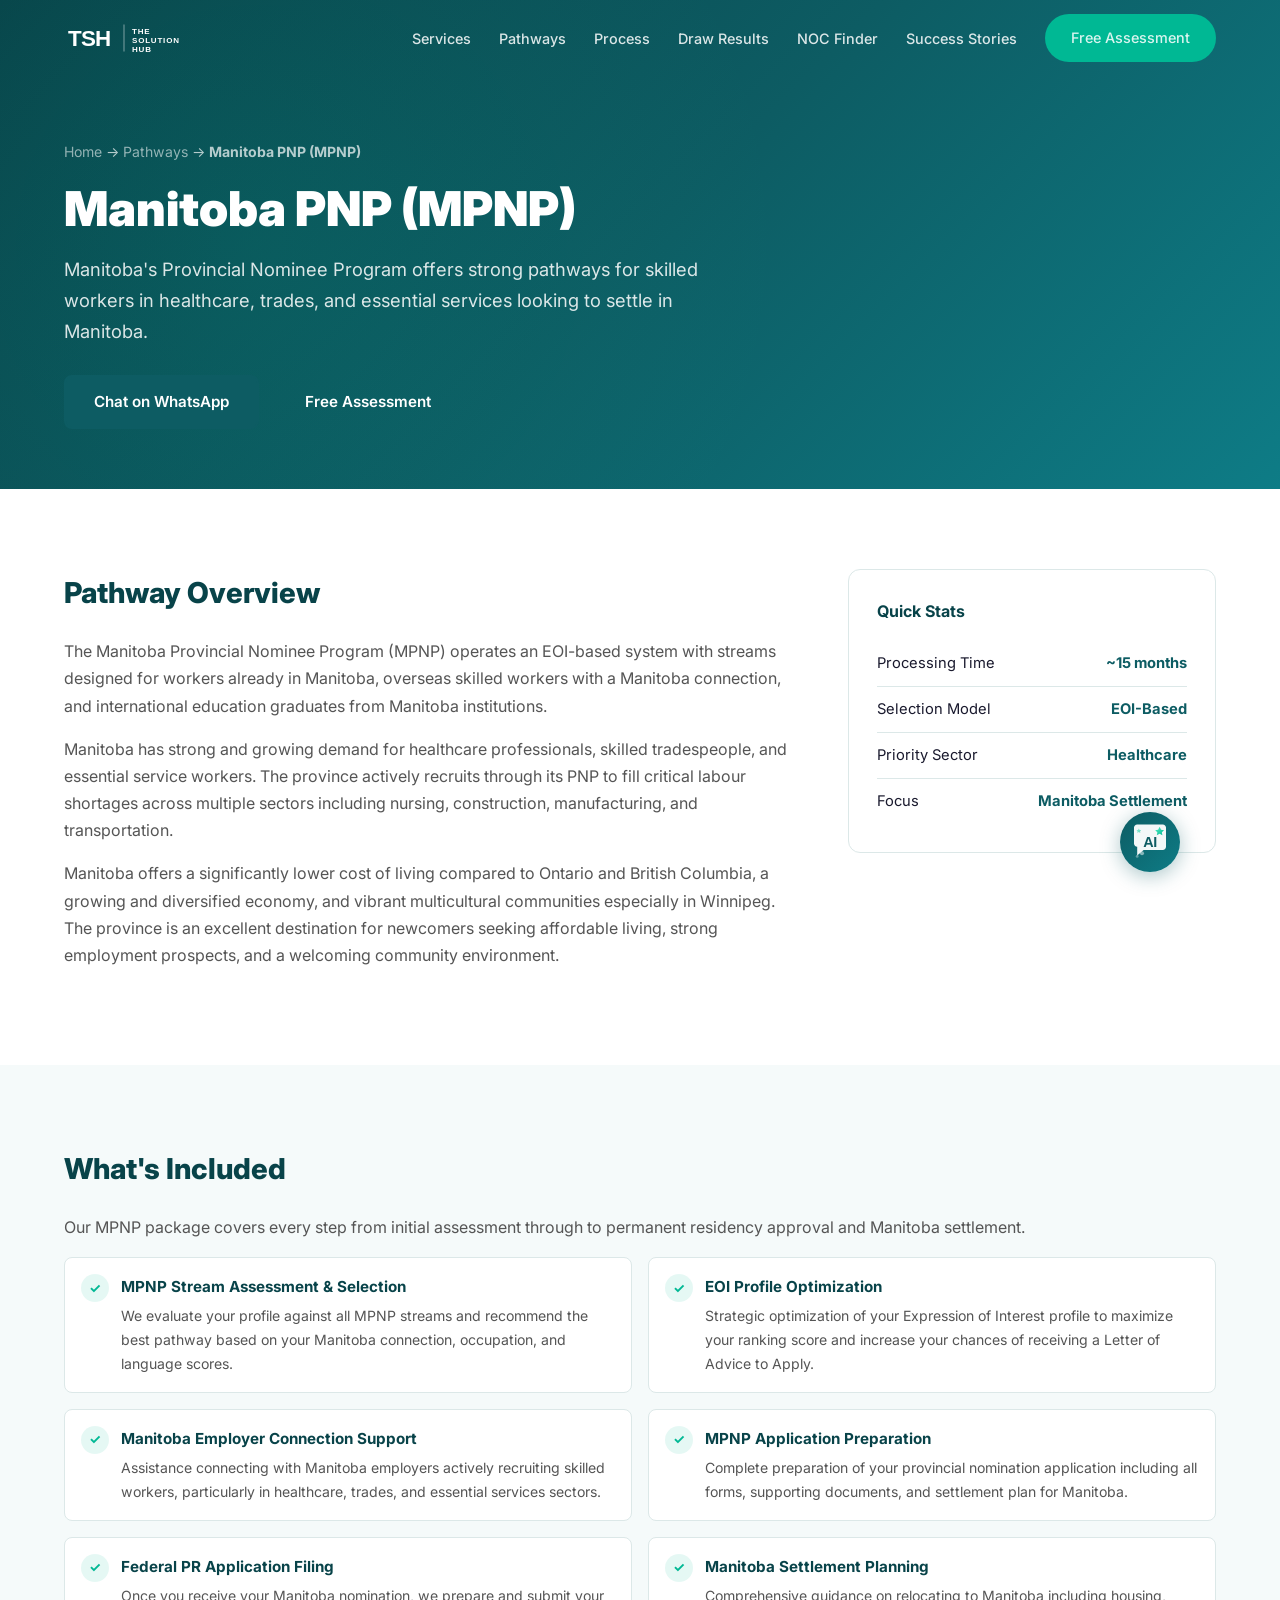
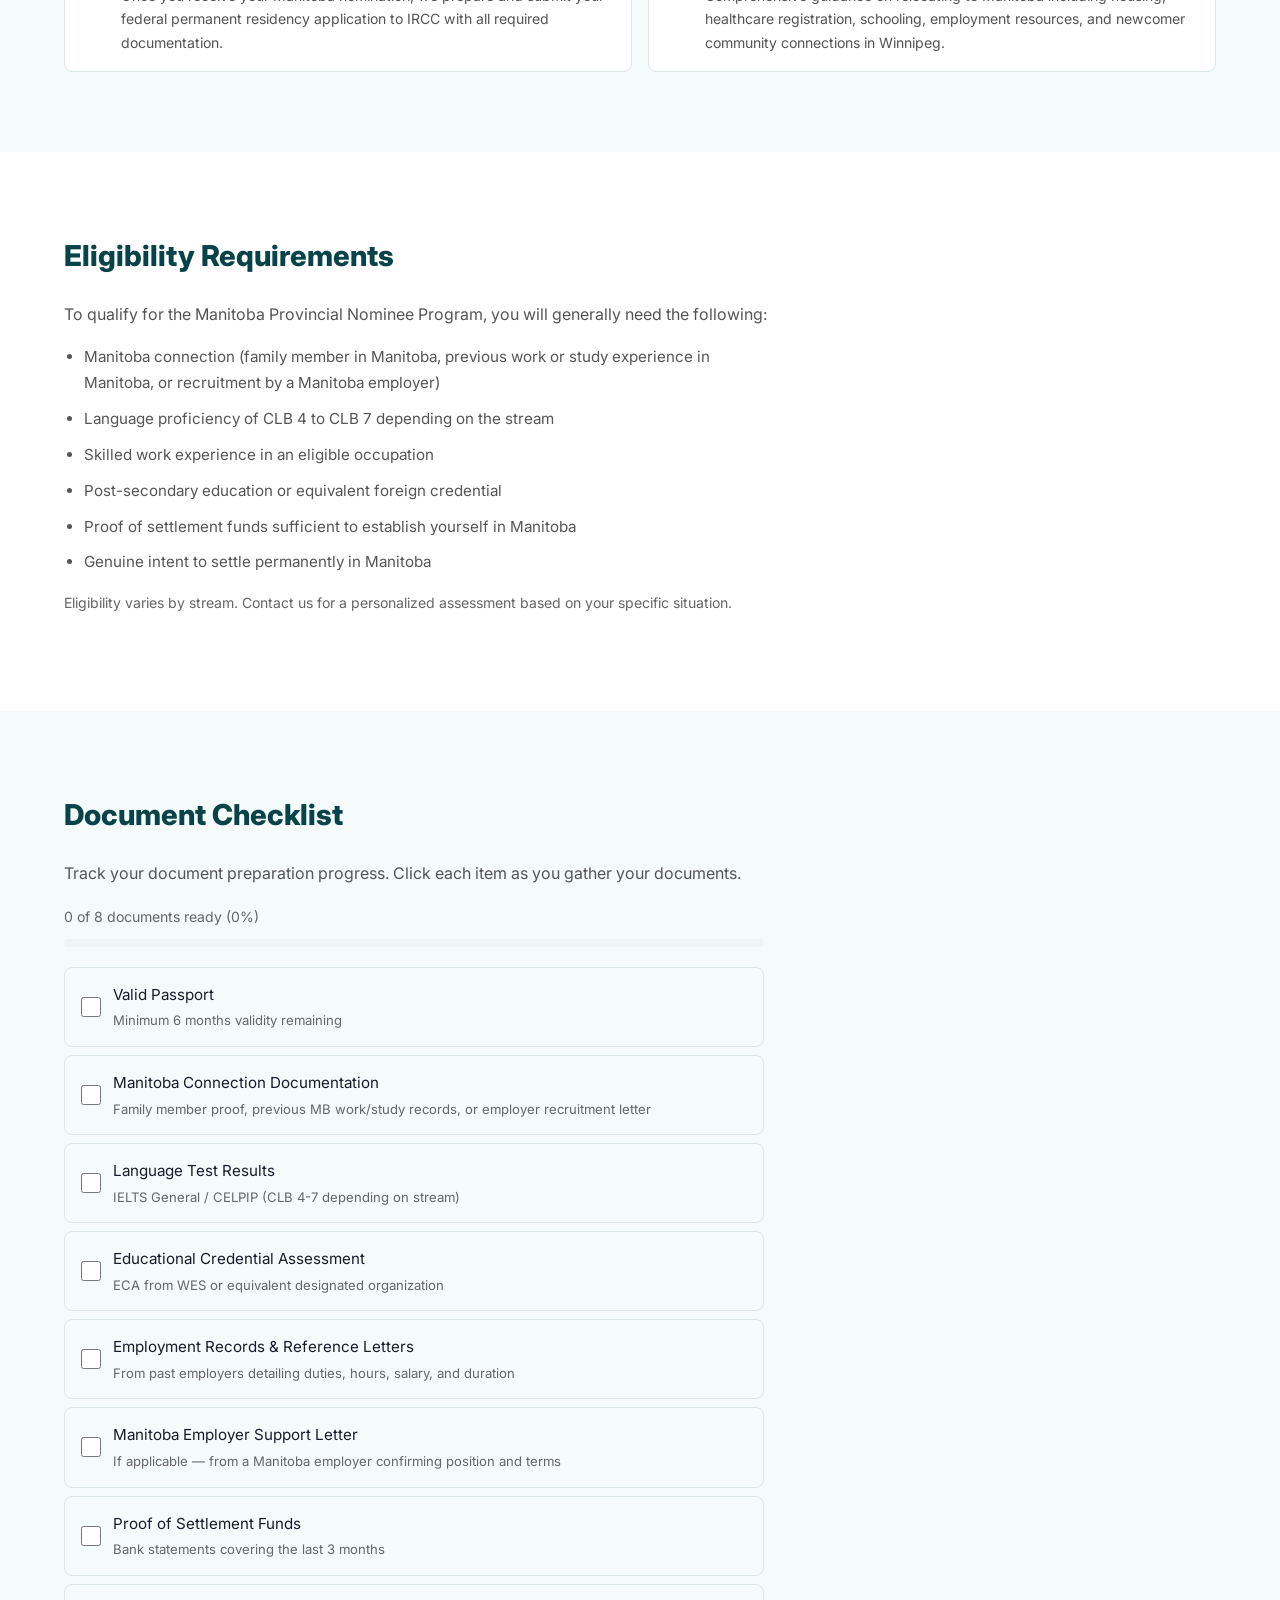
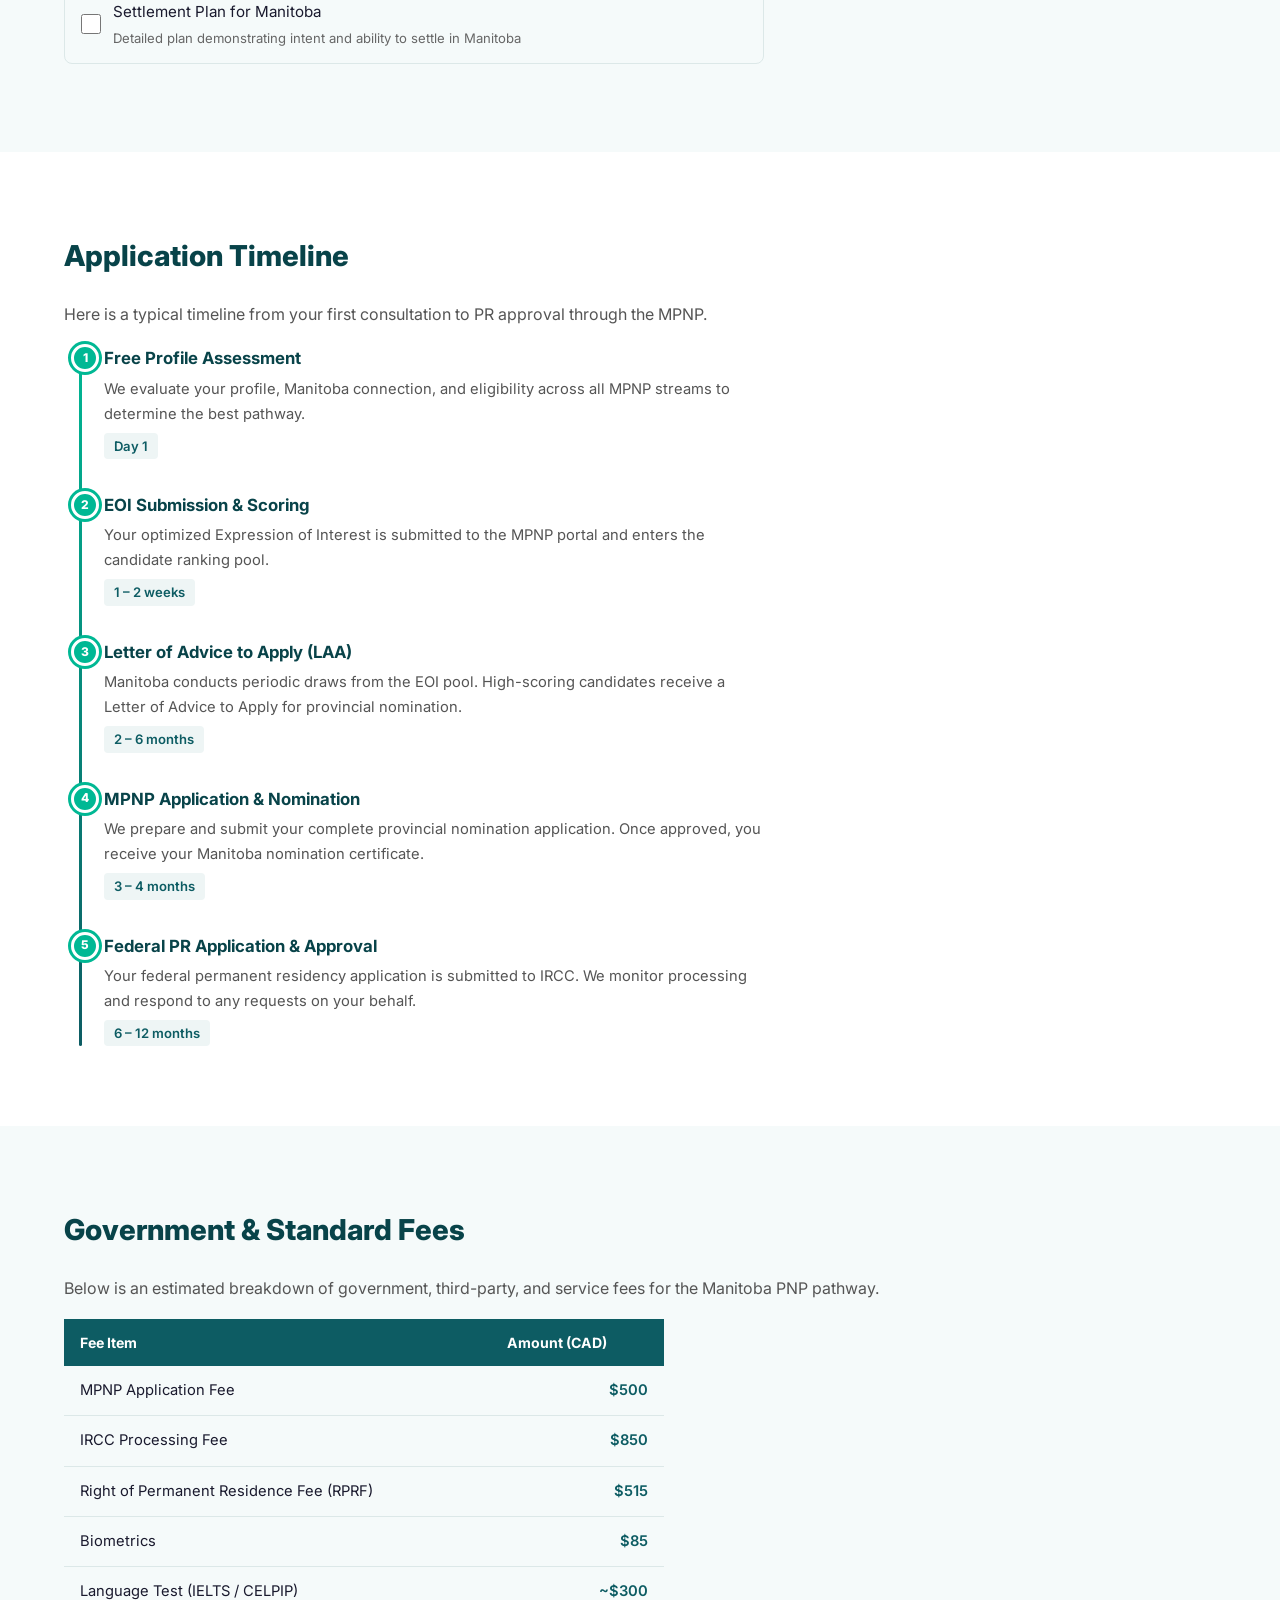
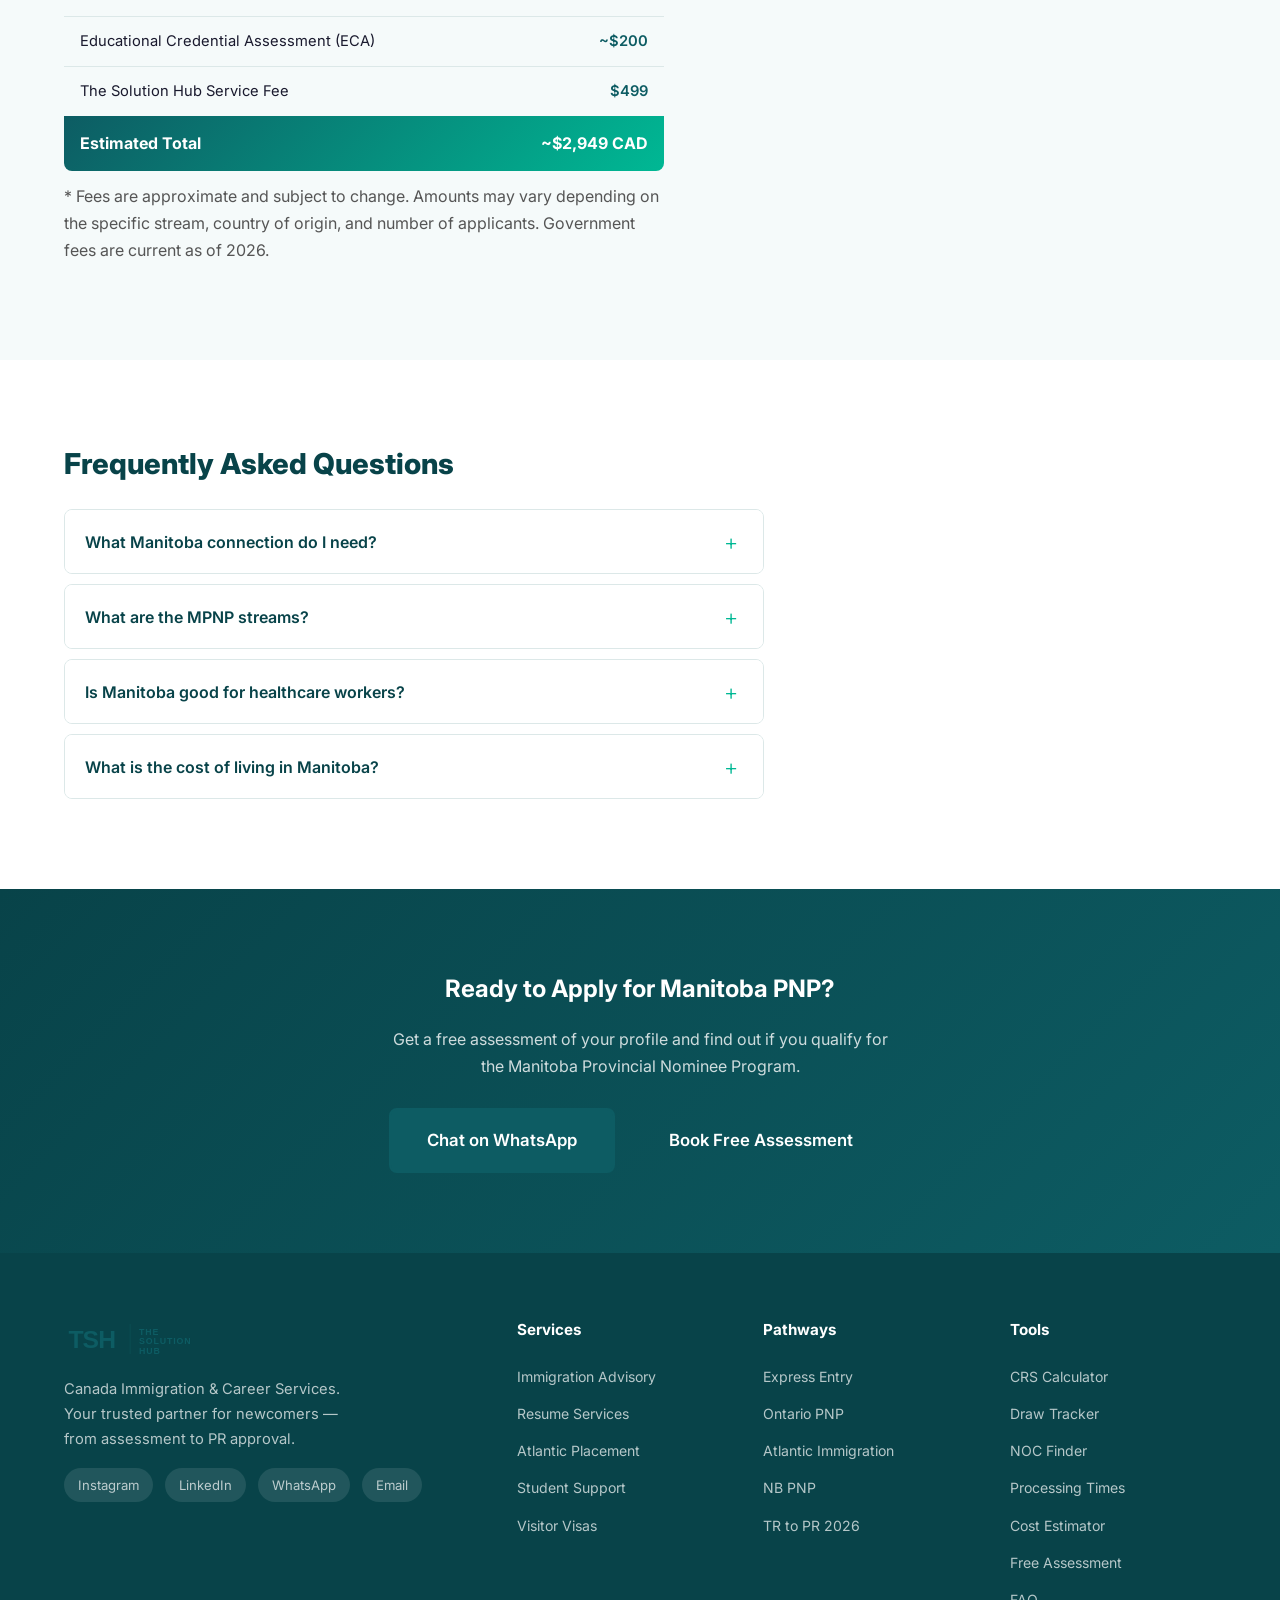
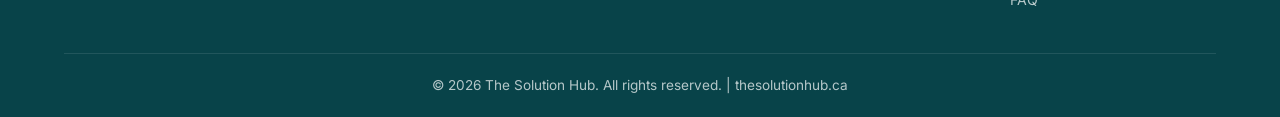
<file: pathways/manitoba-pnp.html>
<!DOCTYPE html>
<html lang="en">
<head>
  <meta charset="UTF-8">
  <meta name="viewport" content="width=device-width, initial-scale=1.0">
  <title>Manitoba PNP (MPNP) — The Solution Hub</title>
  <link rel="icon" href="../images/logo.svg" type="image/svg+xml">
  <meta name="description" content="Manitoba Provincial Nominee Program (MPNP) immigration pathway. Strong pathways for healthcare workers, skilled trades, and essential services. Expert guidance from The Solution Hub.">
  <link rel="stylesheet" href="../style.css">
  <link rel="stylesheet" href="../services/service.css">
  <link rel="stylesheet" href="../chatbot/chatbot.css">
  <link rel="preconnect" href="https://fonts.googleapis.com">
  <link rel="preconnect" href="https://fonts.gstatic.com" crossorigin>
  <link href="https://fonts.googleapis.com/css2?family=Inter:wght@400;500;600;700;800;900&display=swap" rel="stylesheet">
</head>
<body>

  <!-- ========== NAVBAR ========== -->
  <nav class="navbar" id="navbar">
    <div class="container nav-container">
      <a href="../index.html" class="logo">
        <img src="../images/logo.svg" alt="The Solution Hub" class="logo-img">
      </a>
      <button class="nav-toggle" id="navToggle" aria-label="Toggle menu">
        <span></span><span></span><span></span>
      </button>
      <ul class="nav-links" id="navLinks">
        <li><a href="../index.html#services">Services</a></li>
        <li><a href="../index.html#pathways">Pathways</a></li>
        <li><a href="../index.html#process">Process</a></li>
        <li><a href="../index.html#draws">Draw Results</a></li>
        <li><a href="../index.html#noc-finder">NOC Finder</a></li>
        <li><a href="../index.html#testimonials">Success Stories</a></li>
        <li><a href="../index.html#assessment" class="btn btn-nav">Free Assessment</a></li>
      </ul>
    </div>
  </nav>

  <!-- ========== HERO ========== -->
  <section class="service-hero">
    <div class="container">
      <nav class="breadcrumb" aria-label="Breadcrumb">
        <a href="../index.html">Home</a> &rarr;
        <a href="../index.html#pathways">Pathways</a> &rarr;
        <strong>Manitoba PNP (MPNP)</strong>
      </nav>
      <h1>Manitoba PNP (MPNP)</h1>
      <p>Manitoba's Provincial Nominee Program offers strong pathways for skilled workers in healthcare, trades, and essential services looking to settle in Manitoba.</p>
      <div class="service-hero-actions">
        <a href="https://wa.me/14374272470?text=Hi%2C%20I%27m%20interested%20in%20the%20Manitoba%20PNP%20pathway." target="_blank" rel="noopener noreferrer" class="btn btn-accent">Chat on WhatsApp</a>
        <a href="../index.html#assessment" class="btn btn-outline-light">Free Assessment</a>
      </div>
    </div>
  </section>

  <!-- ========== OVERVIEW ========== -->
  <section class="svc-section">
    <div class="container">
      <div class="overview-grid">
        <div class="overview-main">
          <h2>Pathway Overview</h2>
          <p>The Manitoba Provincial Nominee Program (MPNP) operates an EOI-based system with streams designed for workers already in Manitoba, overseas skilled workers with a Manitoba connection, and international education graduates from Manitoba institutions.</p>
          <p>Manitoba has strong and growing demand for healthcare professionals, skilled tradespeople, and essential service workers. The province actively recruits through its PNP to fill critical labour shortages across multiple sectors including nursing, construction, manufacturing, and transportation.</p>
          <p>Manitoba offers a significantly lower cost of living compared to Ontario and British Columbia, a growing and diversified economy, and vibrant multicultural communities especially in Winnipeg. The province is an excellent destination for newcomers seeking affordable living, strong employment prospects, and a welcoming community environment.</p>
        </div>
        <aside class="overview-sidebar">
          <h3>Quick Stats</h3>
          <div class="sidebar-stat">
            <span>Processing Time</span>
            <span>~15 months</span>
          </div>
          <div class="sidebar-stat">
            <span>Selection Model</span>
            <span>EOI-Based</span>
          </div>
          <div class="sidebar-stat">
            <span>Priority Sector</span>
            <span>Healthcare</span>
          </div>
          <div class="sidebar-stat">
            <span>Focus</span>
            <span>Manitoba Settlement</span>
          </div>
        </aside>
      </div>
    </div>
  </section>

  <!-- ========== WHAT'S INCLUDED ========== -->
  <section class="svc-section alt">
    <div class="container">
      <h2>What's Included</h2>
      <p>Our MPNP package covers every step from initial assessment through to permanent residency approval and Manitoba settlement.</p>
      <div class="included-grid">
        <div class="included-item">
          <div class="included-check">&#10003;</div>
          <div>
            <h4>MPNP Stream Assessment &amp; Selection</h4>
            <p>We evaluate your profile against all MPNP streams and recommend the best pathway based on your Manitoba connection, occupation, and language scores.</p>
          </div>
        </div>
        <div class="included-item">
          <div class="included-check">&#10003;</div>
          <div>
            <h4>EOI Profile Optimization</h4>
            <p>Strategic optimization of your Expression of Interest profile to maximize your ranking score and increase your chances of receiving a Letter of Advice to Apply.</p>
          </div>
        </div>
        <div class="included-item">
          <div class="included-check">&#10003;</div>
          <div>
            <h4>Manitoba Employer Connection Support</h4>
            <p>Assistance connecting with Manitoba employers actively recruiting skilled workers, particularly in healthcare, trades, and essential services sectors.</p>
          </div>
        </div>
        <div class="included-item">
          <div class="included-check">&#10003;</div>
          <div>
            <h4>MPNP Application Preparation</h4>
            <p>Complete preparation of your provincial nomination application including all forms, supporting documents, and settlement plan for Manitoba.</p>
          </div>
        </div>
        <div class="included-item">
          <div class="included-check">&#10003;</div>
          <div>
            <h4>Federal PR Application Filing</h4>
            <p>Once you receive your Manitoba nomination, we prepare and submit your federal permanent residency application to IRCC with all required documentation.</p>
          </div>
        </div>
        <div class="included-item">
          <div class="included-check">&#10003;</div>
          <div>
            <h4>Manitoba Settlement Planning</h4>
            <p>Comprehensive guidance on relocating to Manitoba including housing, healthcare registration, schooling, employment resources, and newcomer community connections in Winnipeg.</p>
          </div>
        </div>
      </div>
    </div>
  </section>

  <!-- ========== ELIGIBILITY ========== -->
  <section class="svc-section">
    <div class="container">
      <h2>Eligibility Requirements</h2>
      <p>To qualify for the Manitoba Provincial Nominee Program, you will generally need the following:</p>
      <ul class="eligibility-list" style="max-width:700px; padding-left:20px; list-style:disc;">
        <li style="margin-bottom:10px; color:var(--text-light); font-size:0.95rem;">Manitoba connection (family member in Manitoba, previous work or study experience in Manitoba, or recruitment by a Manitoba employer)</li>
        <li style="margin-bottom:10px; color:var(--text-light); font-size:0.95rem;">Language proficiency of CLB 4 to CLB 7 depending on the stream</li>
        <li style="margin-bottom:10px; color:var(--text-light); font-size:0.95rem;">Skilled work experience in an eligible occupation</li>
        <li style="margin-bottom:10px; color:var(--text-light); font-size:0.95rem;">Post-secondary education or equivalent foreign credential</li>
        <li style="margin-bottom:10px; color:var(--text-light); font-size:0.95rem;">Proof of settlement funds sufficient to establish yourself in Manitoba</li>
        <li style="margin-bottom:10px; color:var(--text-light); font-size:0.95rem;">Genuine intent to settle permanently in Manitoba</li>
      </ul>
      <p style="color:var(--text-muted); font-size:0.88rem; margin-top:16px;">Eligibility varies by stream. Contact us for a personalized assessment based on your specific situation.</p>
    </div>
  </section>

  <!-- ========== DOCUMENT CHECKLIST ========== -->
  <section class="svc-section alt">
    <div class="container">
      <h2>Document Checklist</h2>
      <p>Track your document preparation progress. Click each item as you gather your documents.</p>
      <div class="doc-checklist">
        <div class="doc-progress">
          <span class="doc-progress-text">0 of 8 documents ready (0%)</span>
          <div class="doc-progress-bar"><div class="doc-progress-fill"></div></div>
        </div>
        <div class="doc-item">
          <input type="checkbox" id="doc1">
          <label for="doc1">Valid Passport <span class="doc-note">Minimum 6 months validity remaining</span></label>
        </div>
        <div class="doc-item">
          <input type="checkbox" id="doc2">
          <label for="doc2">Manitoba Connection Documentation <span class="doc-note">Family member proof, previous MB work/study records, or employer recruitment letter</span></label>
        </div>
        <div class="doc-item">
          <input type="checkbox" id="doc3">
          <label for="doc3">Language Test Results <span class="doc-note">IELTS General / CELPIP (CLB 4-7 depending on stream)</span></label>
        </div>
        <div class="doc-item">
          <input type="checkbox" id="doc4">
          <label for="doc4">Educational Credential Assessment <span class="doc-note">ECA from WES or equivalent designated organization</span></label>
        </div>
        <div class="doc-item">
          <input type="checkbox" id="doc5">
          <label for="doc5">Employment Records &amp; Reference Letters <span class="doc-note">From past employers detailing duties, hours, salary, and duration</span></label>
        </div>
        <div class="doc-item">
          <input type="checkbox" id="doc6">
          <label for="doc6">Manitoba Employer Support Letter <span class="doc-note">If applicable &mdash; from a Manitoba employer confirming position and terms</span></label>
        </div>
        <div class="doc-item">
          <input type="checkbox" id="doc7">
          <label for="doc7">Proof of Settlement Funds <span class="doc-note">Bank statements covering the last 3 months</span></label>
        </div>
        <div class="doc-item">
          <input type="checkbox" id="doc8">
          <label for="doc8">Settlement Plan for Manitoba <span class="doc-note">Detailed plan demonstrating intent and ability to settle in Manitoba</span></label>
        </div>
      </div>
    </div>
  </section>

  <!-- ========== TIMELINE ========== -->
  <section class="svc-section">
    <div class="container">
      <h2>Application Timeline</h2>
      <p>Here is a typical timeline from your first consultation to PR approval through the MPNP.</p>
      <div class="timeline">
        <div class="timeline-item">
          <div class="timeline-dot">1</div>
          <h4>Free Profile Assessment</h4>
          <p>We evaluate your profile, Manitoba connection, and eligibility across all MPNP streams to determine the best pathway.</p>
          <span class="timeline-time">Day 1</span>
        </div>
        <div class="timeline-item">
          <div class="timeline-dot">2</div>
          <h4>EOI Submission &amp; Scoring</h4>
          <p>Your optimized Expression of Interest is submitted to the MPNP portal and enters the candidate ranking pool.</p>
          <span class="timeline-time">1 &ndash; 2 weeks</span>
        </div>
        <div class="timeline-item">
          <div class="timeline-dot">3</div>
          <h4>Letter of Advice to Apply (LAA)</h4>
          <p>Manitoba conducts periodic draws from the EOI pool. High-scoring candidates receive a Letter of Advice to Apply for provincial nomination.</p>
          <span class="timeline-time">2 &ndash; 6 months</span>
        </div>
        <div class="timeline-item">
          <div class="timeline-dot">4</div>
          <h4>MPNP Application &amp; Nomination</h4>
          <p>We prepare and submit your complete provincial nomination application. Once approved, you receive your Manitoba nomination certificate.</p>
          <span class="timeline-time">3 &ndash; 4 months</span>
        </div>
        <div class="timeline-item">
          <div class="timeline-dot">5</div>
          <h4>Federal PR Application &amp; Approval</h4>
          <p>Your federal permanent residency application is submitted to IRCC. We monitor processing and respond to any requests on your behalf.</p>
          <span class="timeline-time">6 &ndash; 12 months</span>
        </div>
      </div>
    </div>
  </section>

  <!-- ========== FEES ========== -->
  <section class="svc-section alt">
    <div class="container">
      <h2>Government &amp; Standard Fees</h2>
      <p>Below is an estimated breakdown of government, third-party, and service fees for the Manitoba PNP pathway.</p>
      <div class="fees-wrapper">
        <table class="fees-table">
          <thead>
            <tr>
              <th>Fee Item</th>
              <th>Amount (CAD)</th>
            </tr>
          </thead>
          <tbody>
            <tr><td>MPNP Application Fee</td><td>$500</td></tr>
            <tr><td>IRCC Processing Fee</td><td>$850</td></tr>
            <tr><td>Right of Permanent Residence Fee (RPRF)</td><td>$515</td></tr>
            <tr><td>Biometrics</td><td>$85</td></tr>
            <tr><td>Language Test (IELTS / CELPIP)</td><td>~$300</td></tr>
            <tr><td>Educational Credential Assessment (ECA)</td><td>~$200</td></tr>
            <tr><td>The Solution Hub Service Fee</td><td>$499</td></tr>
          </tbody>
        </table>
        <div class="fees-total">
          <span>Estimated Total</span>
          <span>~$2,949 CAD</span>
        </div>
        <p class="fees-note">* Fees are approximate and subject to change. Amounts may vary depending on the specific stream, country of origin, and number of applicants. Government fees are current as of 2026.</p>
      </div>
    </div>
  </section>

  <!-- ========== FAQ ========== -->
  <section class="svc-section">
    <div class="container">
      <h2>Frequently Asked Questions</h2>
      <div class="svc-faq">
        <div class="faq-item">
          <button class="faq-question" onclick="toggleFaq(this)">
            <span>What Manitoba connection do I need?</span>
            <span class="faq-icon">+</span>
          </button>
          <div class="faq-answer">
            <p>You need at least one type of Manitoba connection for most MPNP streams. This can include having a close family member (parent, sibling, child, aunt, uncle, niece, nephew) who is a permanent resident or citizen living in Manitoba, previous work or study experience in the province, or active recruitment by a Manitoba employer. The type and strength of your connection affects your EOI score.</p>
          </div>
        </div>
        <div class="faq-item">
          <button class="faq-question" onclick="toggleFaq(this)">
            <span>What are the MPNP streams?</span>
            <span class="faq-icon">+</span>
          </button>
          <div class="faq-answer">
            <p>The MPNP offers three main streams: Skilled Workers in Manitoba (for those already working in Manitoba on a valid work permit), Skilled Workers Overseas (for candidates with a strong Manitoba connection such as family or employer recruitment), and the International Education Stream (for graduates of Manitoba post-secondary institutions).</p>
          </div>
        </div>
        <div class="faq-item">
          <button class="faq-question" onclick="toggleFaq(this)">
            <span>Is Manitoba good for healthcare workers?</span>
            <span class="faq-icon">+</span>
          </button>
          <div class="faq-answer">
            <p>Manitoba is an excellent destination for healthcare workers. The province has critical shortages in nursing, healthcare aides, and medical technicians across both urban and rural communities. Healthcare workers receive priority consideration in MPNP draws, and Manitoba offers competitive salaries, strong union protections, and comprehensive benefits for healthcare professionals.</p>
          </div>
        </div>
        <div class="faq-item">
          <button class="faq-question" onclick="toggleFaq(this)">
            <span>What is the cost of living in Manitoba?</span>
            <span class="faq-icon">+</span>
          </button>
          <div class="faq-answer">
            <p>Manitoba offers a significantly lower cost of living compared to Toronto or Vancouver. Average rent in Winnipeg is 40 to 50 percent lower than in major Ontario and BC cities. Manitoba also has lower childcare costs, no provincial sales tax on many essential items, and affordable housing options for newcomers looking to purchase their first home. This makes it one of the most affordable provinces for new immigrants to settle in.</p>
          </div>
        </div>
      </div>
    </div>
  </section>

  <!-- ========== CTA ========== -->
  <section class="svc-cta">
    <div class="container">
      <h2>Ready to Apply for Manitoba PNP?</h2>
      <p>Get a free assessment of your profile and find out if you qualify for the Manitoba Provincial Nominee Program.</p>
      <div class="svc-cta-actions">
        <a href="https://wa.me/14374272470?text=Hi%2C%20I%27d%20like%20a%20free%20assessment%20for%20the%20Manitoba%20PNP%20pathway." target="_blank" rel="noopener noreferrer" class="btn btn-accent btn-lg">Chat on WhatsApp</a>
        <a href="../index.html#assessment" class="btn btn-outline-light btn-lg">Book Free Assessment</a>
      </div>
    </div>
  </section>

  <!-- ========== WHATSAPP FLOATING BUTTON ========== -->
  <a href="https://wa.me/14374272470?text=Hi%2C%20I%27d%20like%20to%20know%20more%20about%20the%20Manitoba%20PNP%20pathway." target="_blank" rel="noopener noreferrer" class="whatsapp-float" id="whatsappFloat" title="Chat with us on WhatsApp">
    <svg viewBox="0 0 32 32" width="28" height="28" fill="#fff"><path d="M16.004 0h-.008C7.174 0 0 7.176 0 16c0 3.5 1.128 6.744 3.046 9.378L1.054 31.29l6.118-1.962A15.92 15.92 0 0 0 16.004 32C24.826 32 32 24.822 32 16S24.826 0 16.004 0zm9.336 22.594c-.39 1.1-1.932 2.014-3.18 2.28-.854.18-1.968.324-5.72-1.23-4.804-1.988-7.896-6.862-8.136-7.18-.228-.318-1.932-2.574-1.932-4.908s1.224-3.486 1.656-3.96c.432-.474.942-.594 1.254-.594.312 0 .624.002.894.016.288.016.672-.108 1.05.804.39.936 1.326 3.27 1.44 3.51.114.24.192.516.036.834-.156.318-.234.516-.468.792s-.492.618-.702.828c-.234.234-.48.486-.204.954.276.468 1.224 2.016 2.628 3.264 1.806 1.602 3.33 2.1 3.798 2.334.468.234.744.198 1.014-.12.276-.318 1.17-1.362 1.482-1.836.312-.468.624-.39 1.056-.234.432.156 2.76 1.302 3.228 1.536.468.234.78.354.894.546.114.192.114 1.11-.276 2.178z"/></svg>
    <span class="whatsapp-tooltip">Chat with us</span>
  </a>

  <!-- ========== FOOTER ========== -->
  <footer class="footer">
    <div class="container">
      <div class="footer-grid">
        <div class="footer-brand">
          <a href="../index.html" class="logo">
            <img src="../images/logo-full.svg" alt="The Solution Hub" class="footer-logo-img">
          </a>
          <p>Canada Immigration &amp; Career Services. Your trusted partner for newcomers — from assessment to PR approval.</p>
          <div class="footer-social">
            <a href="https://www.instagram.com/thesolutionhub_/" target="_blank" rel="noopener noreferrer" title="Instagram">Instagram</a>
            <a href="https://www.linkedin.com/company/the-solution-hub6/" target="_blank" rel="noopener noreferrer" title="LinkedIn">LinkedIn</a>
            <a href="https://wa.me/14374272470" target="_blank" rel="noopener noreferrer" title="WhatsApp">WhatsApp</a>
            <a href="mailto:Info@thesolutionhub.ca" title="Email">Email</a>
          </div>
        </div>
        <div class="footer-links">
          <h4>Services</h4>
          <ul>
            <li><a href="../services/immigration-advisory.html">Immigration Advisory</a></li>
            <li><a href="../index.html#services">Resume Services</a></li>
            <li><a href="../services/atlantic-placement.html">Atlantic Placement</a></li>
            <li><a href="../services/student-graduate.html">Student Support</a></li>
            <li><a href="../index.html#services">Visitor Visas</a></li>
          </ul>
        </div>
        <div class="footer-links">
          <h4>Pathways</h4>
          <ul>
            <li><a href="../index.html#pathways">Express Entry</a></li>
            <li><a href="../index.html#pathways">Ontario PNP</a></li>
            <li><a href="../index.html#pathways">Atlantic Immigration</a></li>
            <li><a href="nb-pnp.html">NB PNP</a></li>
            <li><a href="tr-to-pr.html">TR to PR 2026</a></li>
          </ul>
        </div>
        <div class="footer-links">
          <h4>Tools</h4>
          <ul>
            <li><a href="../index.html#crs-calculator">CRS Calculator</a></li>
            <li><a href="../index.html#draws">Draw Tracker</a></li>
            <li><a href="../index.html#noc-finder">NOC Finder</a></li>
            <li><a href="../index.html#processing-times">Processing Times</a></li>
            <li><a href="../index.html#cost-estimator">Cost Estimator</a></li>
            <li><a href="../index.html#assessment">Free Assessment</a></li>
            <li><a href="../index.html#faq">FAQ</a></li>
          </ul>
        </div>
      </div>
      <div class="footer-bottom">
        <p>&copy; 2026 The Solution Hub. All rights reserved. | thesolutionhub.ca</p>
      </div>
    </div>
  </footer>

  <script src="../services/service.js"></script>
  <script src="../chatbot/chatbot.js"></script>
  <!-- Back to Top Button -->
  <button class="back-to-top" id="backToTop" aria-label="Back to top" onclick="window.scrollTo({top:0,behavior:'smooth'})"><svg viewBox="0 0 24 24" fill="none" stroke="currentColor" stroke-width="2.5" stroke-linecap="round" stroke-linejoin="round"><polyline points="18 15 12 9 6 15"/></svg></button>
</body>
</html>
</file>
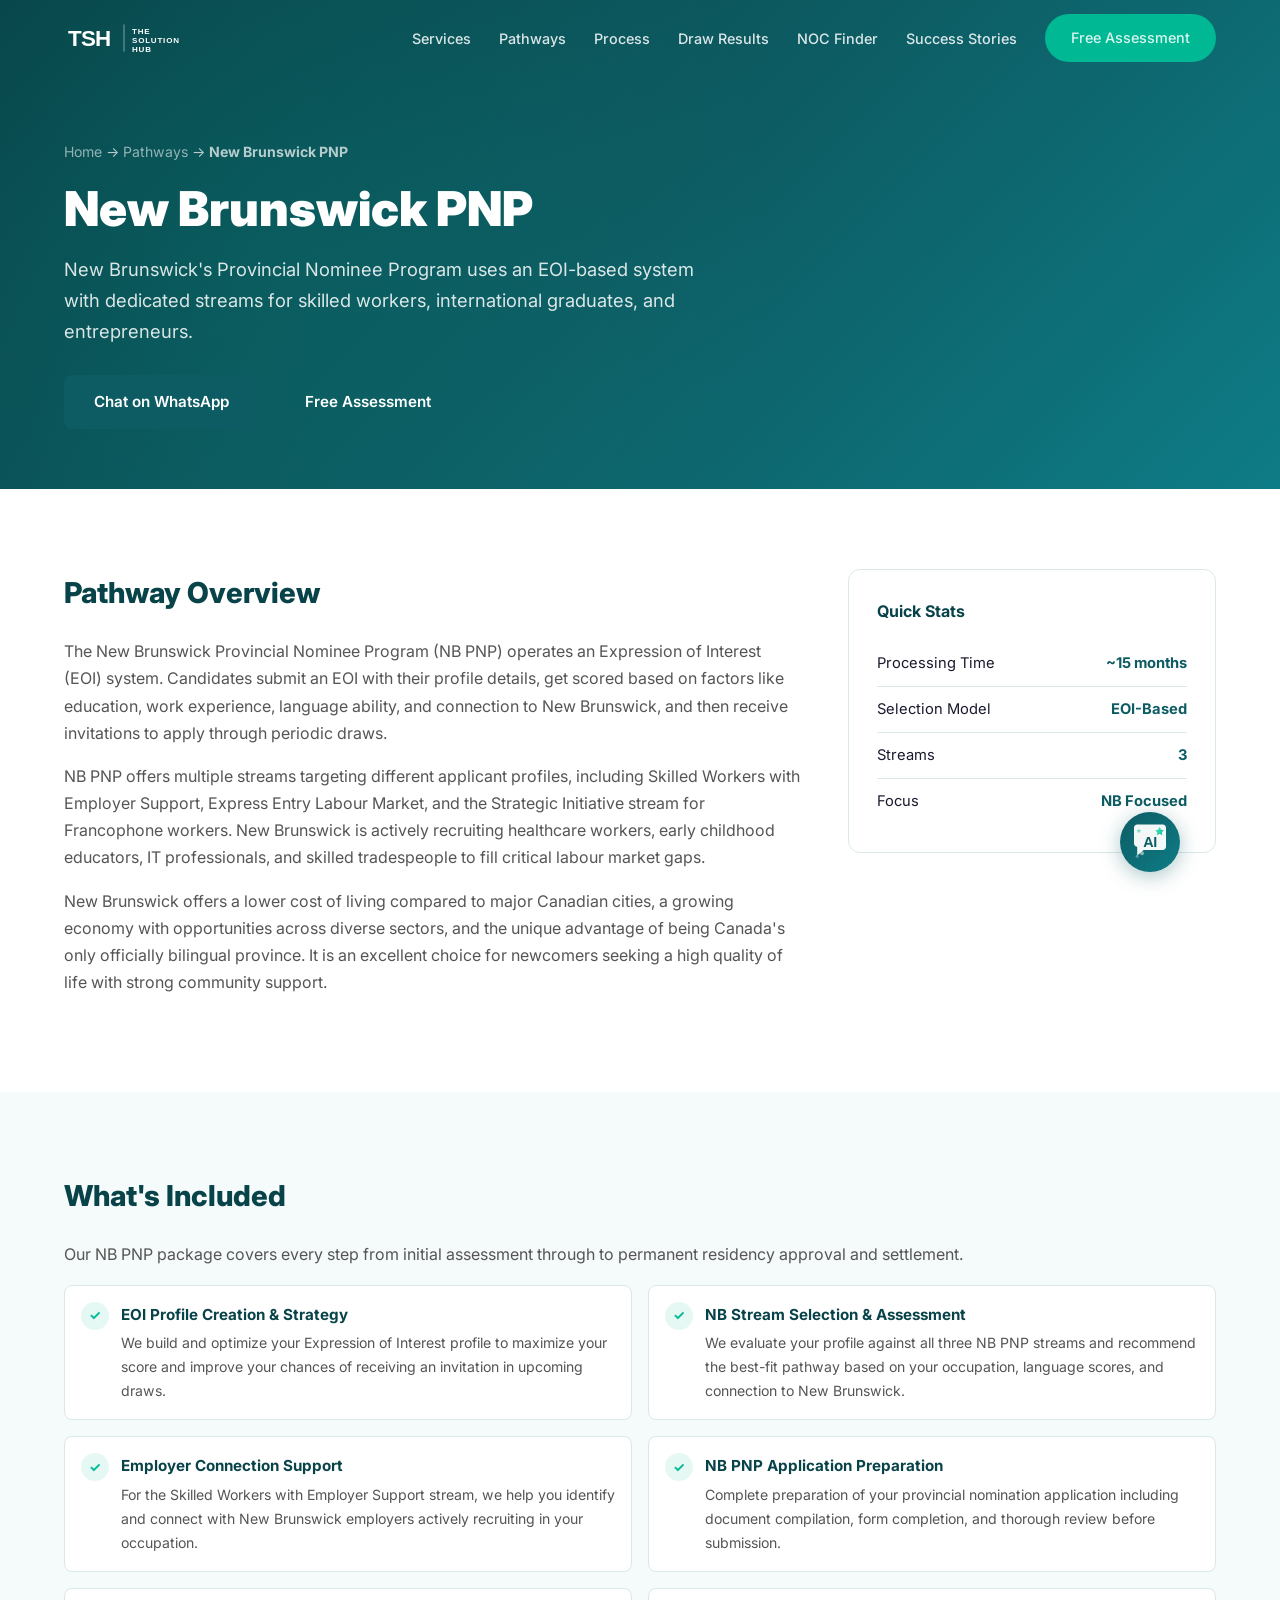
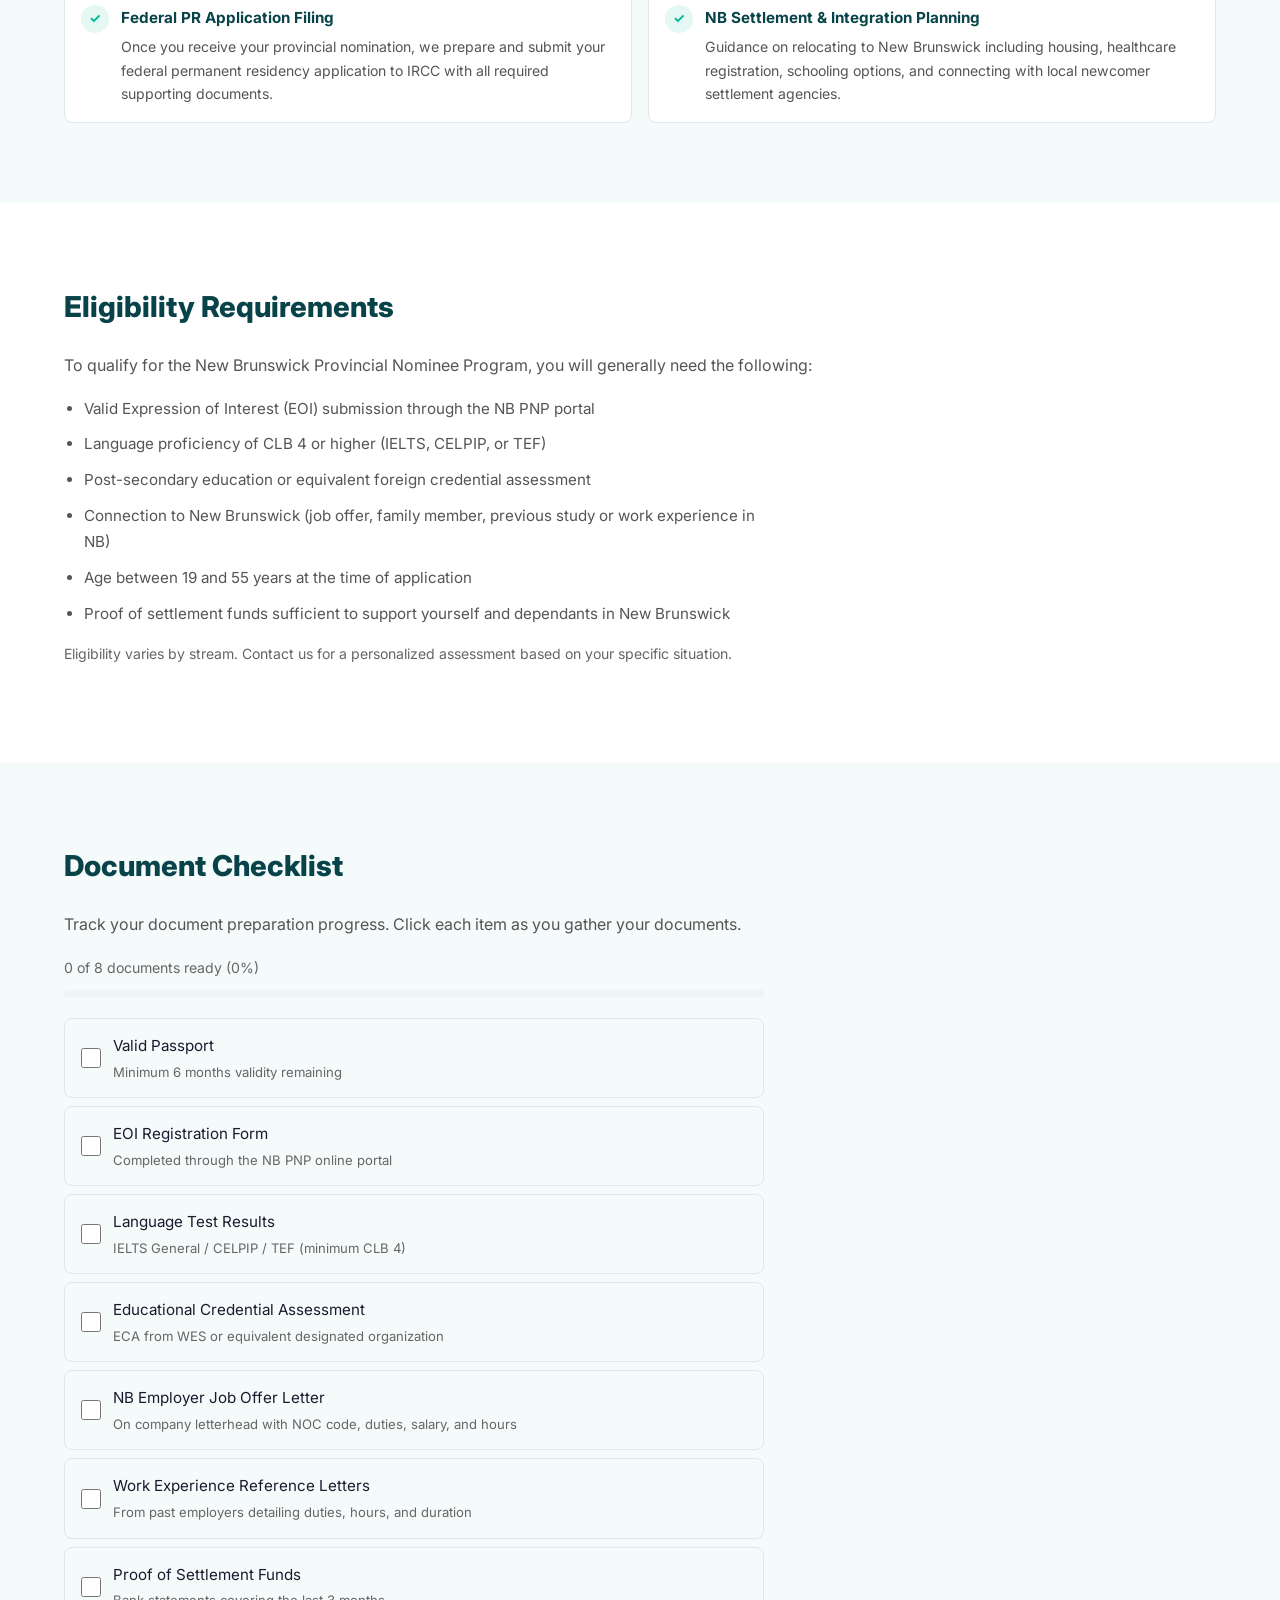
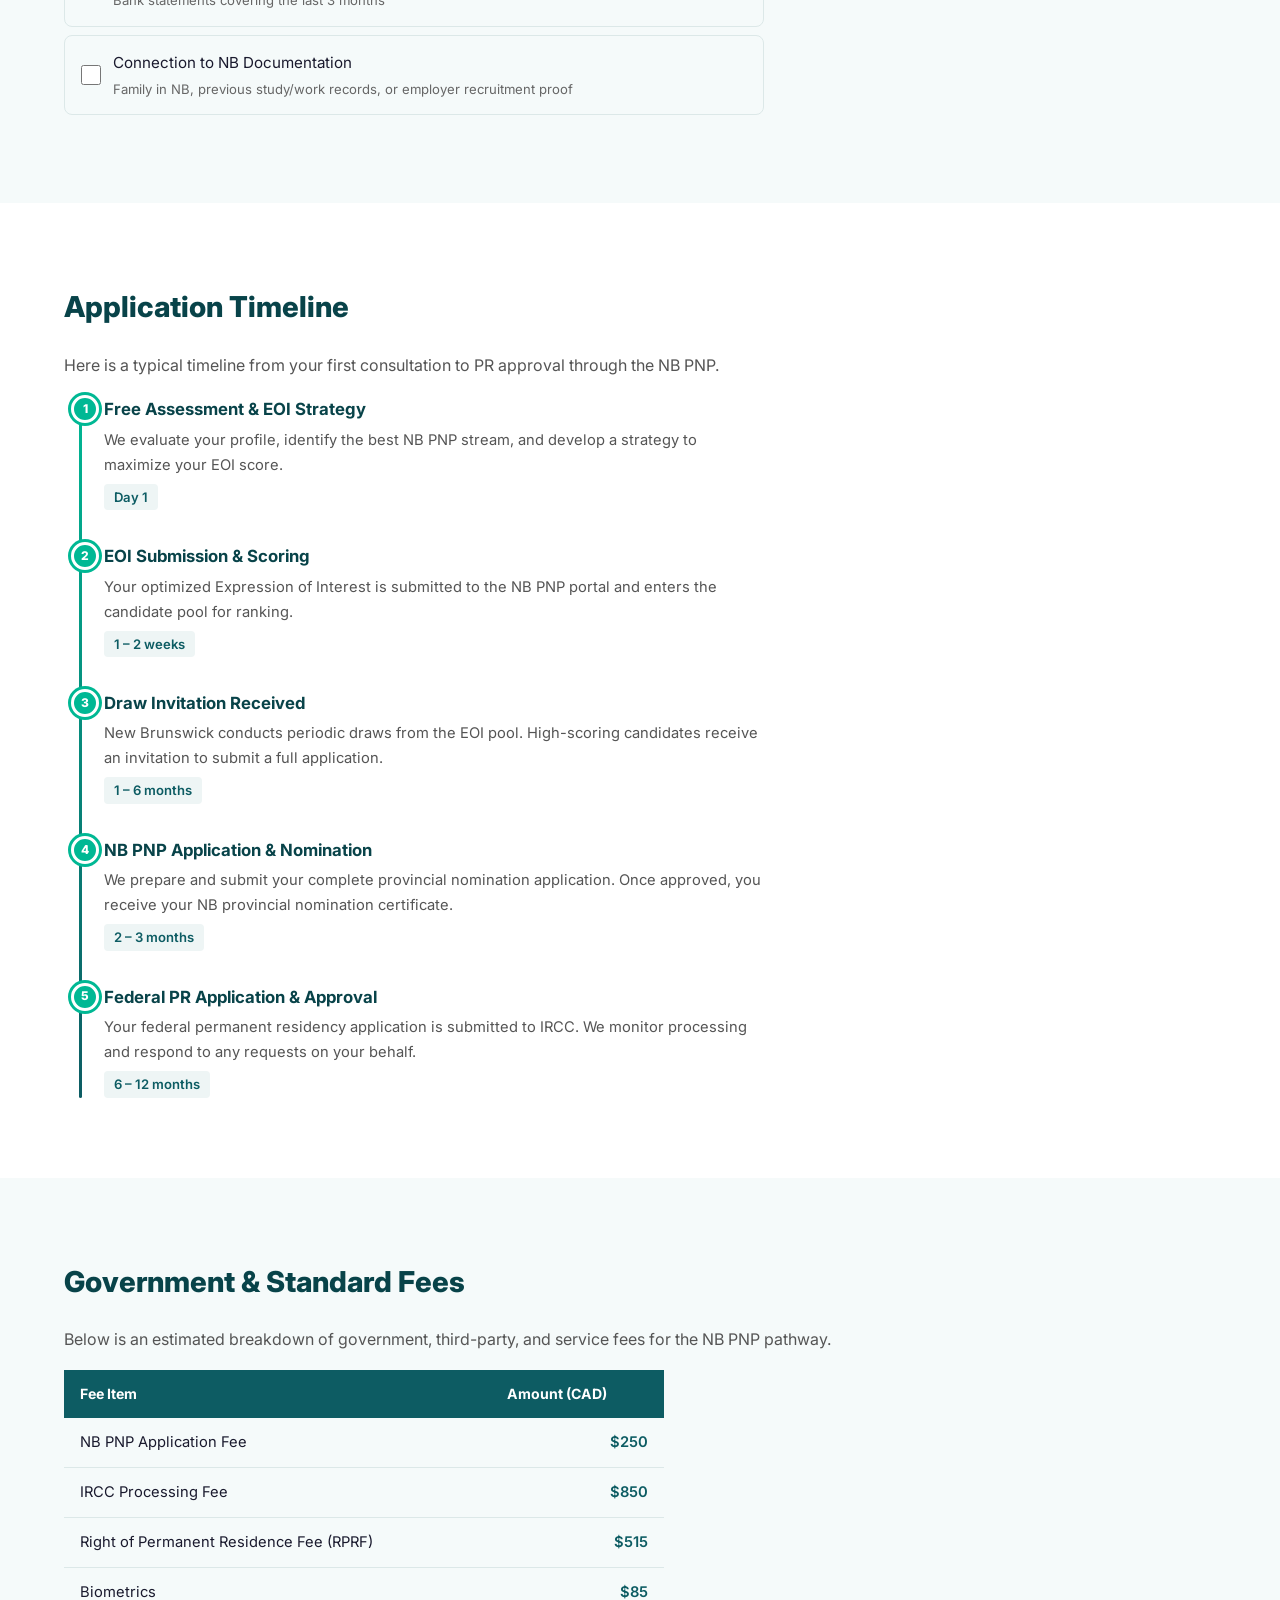
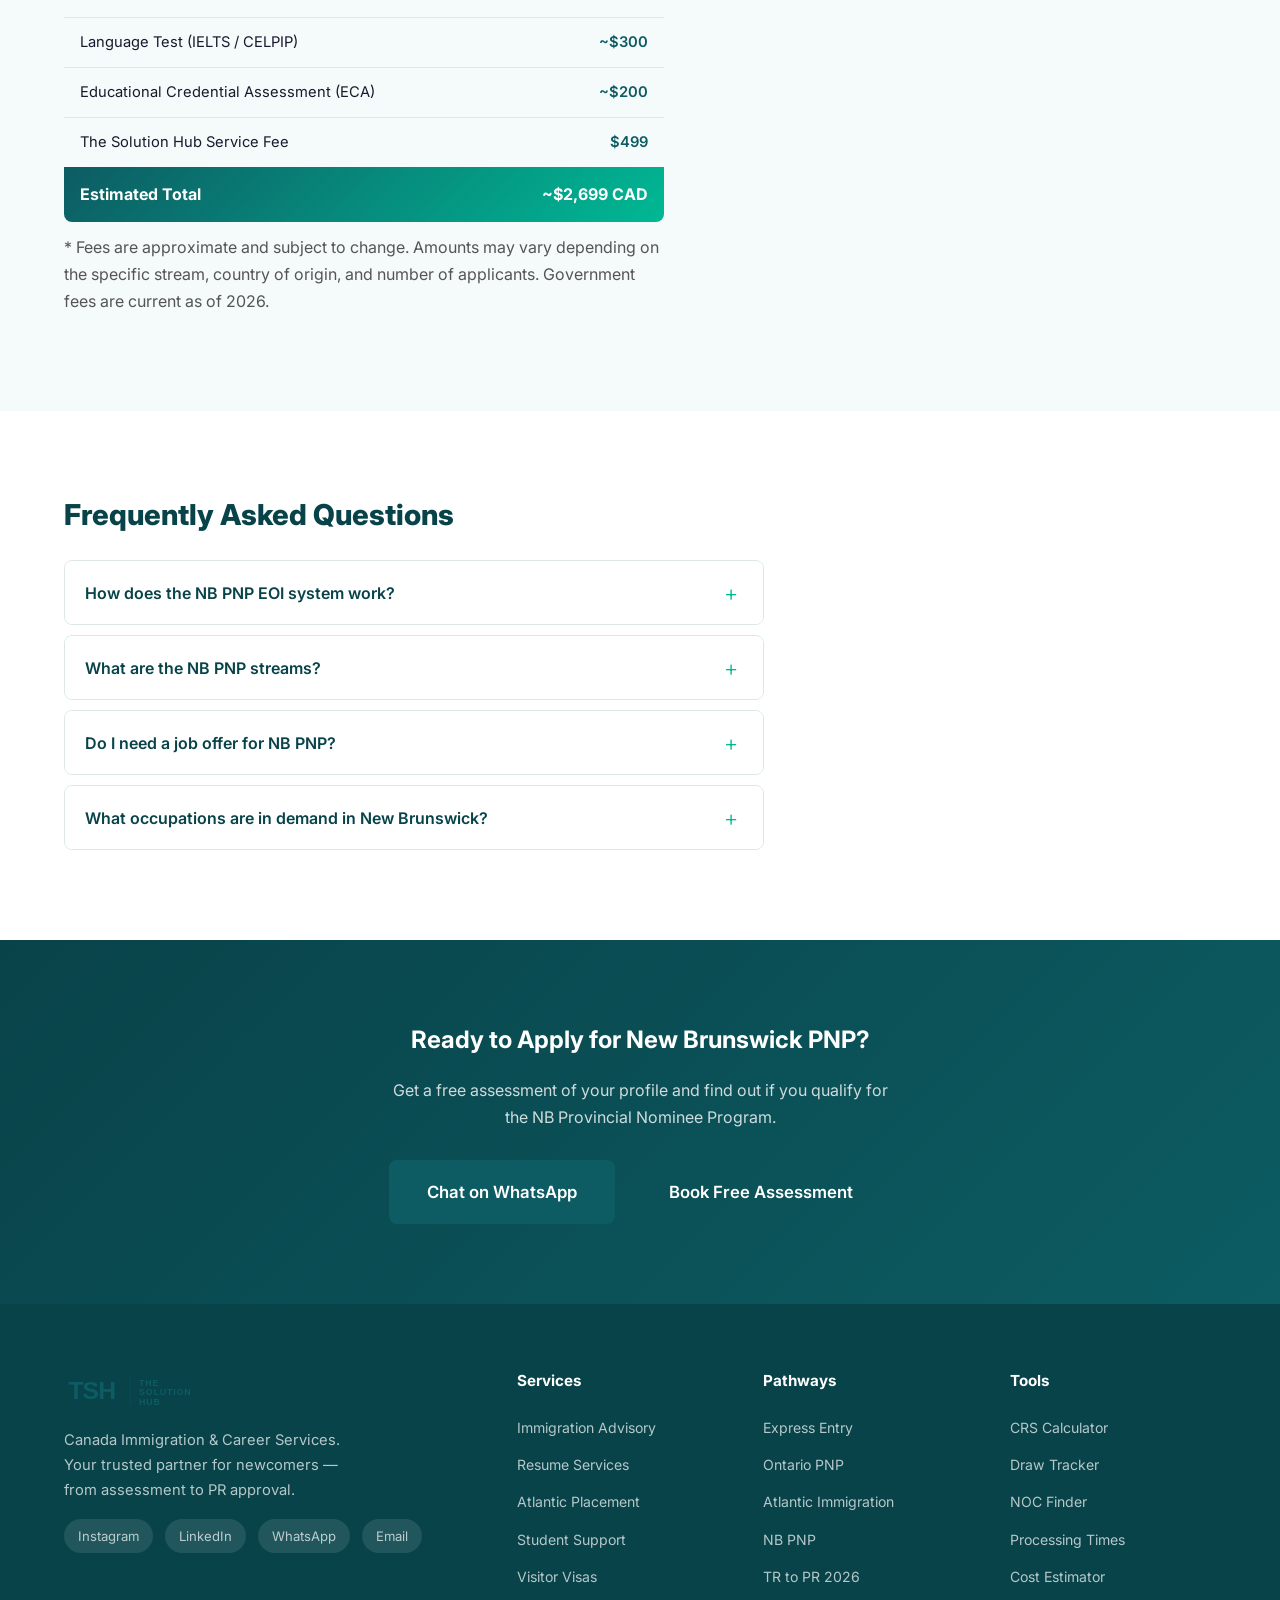
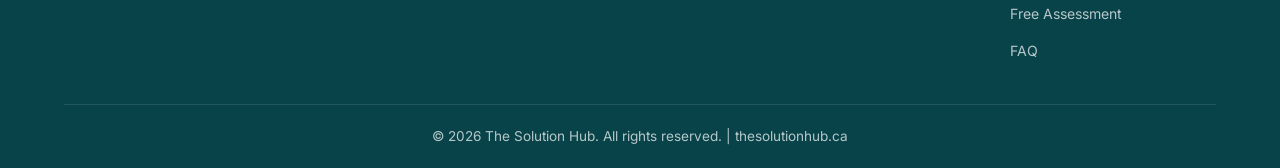
<file: pathways/nb-pnp.html>
<!DOCTYPE html>
<html lang="en">
<head>
  <meta charset="UTF-8">
  <meta name="viewport" content="width=device-width, initial-scale=1.0">
  <title>New Brunswick PNP — The Solution Hub</title>
  <link rel="icon" href="../images/logo.svg" type="image/svg+xml">
  <meta name="description" content="New Brunswick Provincial Nominee Program (NB PNP) immigration pathway. EOI-based system with streams for skilled workers, graduates, and entrepreneurs. Expert guidance from The Solution Hub.">
  <link rel="stylesheet" href="../style.css">
  <link rel="stylesheet" href="../services/service.css">
  <link rel="stylesheet" href="../chatbot/chatbot.css">
  <link rel="preconnect" href="https://fonts.googleapis.com">
  <link rel="preconnect" href="https://fonts.gstatic.com" crossorigin>
  <link href="https://fonts.googleapis.com/css2?family=Inter:wght@400;500;600;700;800;900&display=swap" rel="stylesheet">
</head>
<body>

  <!-- ========== NAVBAR ========== -->
  <nav class="navbar" id="navbar">
    <div class="container nav-container">
      <a href="../index.html" class="logo">
        <img src="../images/logo.svg" alt="The Solution Hub" class="logo-img">
      </a>
      <button class="nav-toggle" id="navToggle" aria-label="Toggle menu">
        <span></span><span></span><span></span>
      </button>
      <ul class="nav-links" id="navLinks">
        <li><a href="../index.html#services">Services</a></li>
        <li><a href="../index.html#pathways">Pathways</a></li>
        <li><a href="../index.html#process">Process</a></li>
        <li><a href="../index.html#draws">Draw Results</a></li>
        <li><a href="../index.html#noc-finder">NOC Finder</a></li>
        <li><a href="../index.html#testimonials">Success Stories</a></li>
        <li><a href="../index.html#assessment" class="btn btn-nav">Free Assessment</a></li>
      </ul>
    </div>
  </nav>

  <!-- ========== HERO ========== -->
  <section class="service-hero">
    <div class="container">
      <nav class="breadcrumb" aria-label="Breadcrumb">
        <a href="../index.html">Home</a> &rarr;
        <a href="../index.html#pathways">Pathways</a> &rarr;
        <strong>New Brunswick PNP</strong>
      </nav>
      <h1>New Brunswick PNP</h1>
      <p>New Brunswick's Provincial Nominee Program uses an EOI-based system with dedicated streams for skilled workers, international graduates, and entrepreneurs.</p>
      <div class="service-hero-actions">
        <a href="https://wa.me/14374272470?text=Hi%2C%20I%27m%20interested%20in%20the%20New%20Brunswick%20PNP%20pathway." target="_blank" rel="noopener noreferrer" class="btn btn-accent">Chat on WhatsApp</a>
        <a href="../index.html#assessment" class="btn btn-outline-light">Free Assessment</a>
      </div>
    </div>
  </section>

  <!-- ========== OVERVIEW ========== -->
  <section class="svc-section">
    <div class="container">
      <div class="overview-grid">
        <div class="overview-main">
          <h2>Pathway Overview</h2>
          <p>The New Brunswick Provincial Nominee Program (NB PNP) operates an Expression of Interest (EOI) system. Candidates submit an EOI with their profile details, get scored based on factors like education, work experience, language ability, and connection to New Brunswick, and then receive invitations to apply through periodic draws.</p>
          <p>NB PNP offers multiple streams targeting different applicant profiles, including Skilled Workers with Employer Support, Express Entry Labour Market, and the Strategic Initiative stream for Francophone workers. New Brunswick is actively recruiting healthcare workers, early childhood educators, IT professionals, and skilled tradespeople to fill critical labour market gaps.</p>
          <p>New Brunswick offers a lower cost of living compared to major Canadian cities, a growing economy with opportunities across diverse sectors, and the unique advantage of being Canada's only officially bilingual province. It is an excellent choice for newcomers seeking a high quality of life with strong community support.</p>
        </div>
        <aside class="overview-sidebar">
          <h3>Quick Stats</h3>
          <div class="sidebar-stat">
            <span>Processing Time</span>
            <span>~15 months</span>
          </div>
          <div class="sidebar-stat">
            <span>Selection Model</span>
            <span>EOI-Based</span>
          </div>
          <div class="sidebar-stat">
            <span>Streams</span>
            <span>3</span>
          </div>
          <div class="sidebar-stat">
            <span>Focus</span>
            <span>NB Focused</span>
          </div>
        </aside>
      </div>
    </div>
  </section>

  <!-- ========== WHAT'S INCLUDED ========== -->
  <section class="svc-section alt">
    <div class="container">
      <h2>What's Included</h2>
      <p>Our NB PNP package covers every step from initial assessment through to permanent residency approval and settlement.</p>
      <div class="included-grid">
        <div class="included-item">
          <div class="included-check">&#10003;</div>
          <div>
            <h4>EOI Profile Creation &amp; Strategy</h4>
            <p>We build and optimize your Expression of Interest profile to maximize your score and improve your chances of receiving an invitation in upcoming draws.</p>
          </div>
        </div>
        <div class="included-item">
          <div class="included-check">&#10003;</div>
          <div>
            <h4>NB Stream Selection &amp; Assessment</h4>
            <p>We evaluate your profile against all three NB PNP streams and recommend the best-fit pathway based on your occupation, language scores, and connection to New Brunswick.</p>
          </div>
        </div>
        <div class="included-item">
          <div class="included-check">&#10003;</div>
          <div>
            <h4>Employer Connection Support</h4>
            <p>For the Skilled Workers with Employer Support stream, we help you identify and connect with New Brunswick employers actively recruiting in your occupation.</p>
          </div>
        </div>
        <div class="included-item">
          <div class="included-check">&#10003;</div>
          <div>
            <h4>NB PNP Application Preparation</h4>
            <p>Complete preparation of your provincial nomination application including document compilation, form completion, and thorough review before submission.</p>
          </div>
        </div>
        <div class="included-item">
          <div class="included-check">&#10003;</div>
          <div>
            <h4>Federal PR Application Filing</h4>
            <p>Once you receive your provincial nomination, we prepare and submit your federal permanent residency application to IRCC with all required supporting documents.</p>
          </div>
        </div>
        <div class="included-item">
          <div class="included-check">&#10003;</div>
          <div>
            <h4>NB Settlement &amp; Integration Planning</h4>
            <p>Guidance on relocating to New Brunswick including housing, healthcare registration, schooling options, and connecting with local newcomer settlement agencies.</p>
          </div>
        </div>
      </div>
    </div>
  </section>

  <!-- ========== ELIGIBILITY ========== -->
  <section class="svc-section">
    <div class="container">
      <h2>Eligibility Requirements</h2>
      <p>To qualify for the New Brunswick Provincial Nominee Program, you will generally need the following:</p>
      <ul class="eligibility-list" style="max-width:700px; padding-left:20px; list-style:disc;">
        <li style="margin-bottom:10px; color:var(--text-light); font-size:0.95rem;">Valid Expression of Interest (EOI) submission through the NB PNP portal</li>
        <li style="margin-bottom:10px; color:var(--text-light); font-size:0.95rem;">Language proficiency of CLB 4 or higher (IELTS, CELPIP, or TEF)</li>
        <li style="margin-bottom:10px; color:var(--text-light); font-size:0.95rem;">Post-secondary education or equivalent foreign credential assessment</li>
        <li style="margin-bottom:10px; color:var(--text-light); font-size:0.95rem;">Connection to New Brunswick (job offer, family member, previous study or work experience in NB)</li>
        <li style="margin-bottom:10px; color:var(--text-light); font-size:0.95rem;">Age between 19 and 55 years at the time of application</li>
        <li style="margin-bottom:10px; color:var(--text-light); font-size:0.95rem;">Proof of settlement funds sufficient to support yourself and dependants in New Brunswick</li>
      </ul>
      <p style="color:var(--text-muted); font-size:0.88rem; margin-top:16px;">Eligibility varies by stream. Contact us for a personalized assessment based on your specific situation.</p>
    </div>
  </section>

  <!-- ========== DOCUMENT CHECKLIST ========== -->
  <section class="svc-section alt">
    <div class="container">
      <h2>Document Checklist</h2>
      <p>Track your document preparation progress. Click each item as you gather your documents.</p>
      <div class="doc-checklist">
        <div class="doc-progress">
          <span class="doc-progress-text">0 of 8 documents ready (0%)</span>
          <div class="doc-progress-bar"><div class="doc-progress-fill"></div></div>
        </div>
        <div class="doc-item">
          <input type="checkbox" id="doc1">
          <label for="doc1">Valid Passport <span class="doc-note">Minimum 6 months validity remaining</span></label>
        </div>
        <div class="doc-item">
          <input type="checkbox" id="doc2">
          <label for="doc2">EOI Registration Form <span class="doc-note">Completed through the NB PNP online portal</span></label>
        </div>
        <div class="doc-item">
          <input type="checkbox" id="doc3">
          <label for="doc3">Language Test Results <span class="doc-note">IELTS General / CELPIP / TEF (minimum CLB 4)</span></label>
        </div>
        <div class="doc-item">
          <input type="checkbox" id="doc4">
          <label for="doc4">Educational Credential Assessment <span class="doc-note">ECA from WES or equivalent designated organization</span></label>
        </div>
        <div class="doc-item">
          <input type="checkbox" id="doc5">
          <label for="doc5">NB Employer Job Offer Letter <span class="doc-note">On company letterhead with NOC code, duties, salary, and hours</span></label>
        </div>
        <div class="doc-item">
          <input type="checkbox" id="doc6">
          <label for="doc6">Work Experience Reference Letters <span class="doc-note">From past employers detailing duties, hours, and duration</span></label>
        </div>
        <div class="doc-item">
          <input type="checkbox" id="doc7">
          <label for="doc7">Proof of Settlement Funds <span class="doc-note">Bank statements covering the last 3 months</span></label>
        </div>
        <div class="doc-item">
          <input type="checkbox" id="doc8">
          <label for="doc8">Connection to NB Documentation <span class="doc-note">Family in NB, previous study/work records, or employer recruitment proof</span></label>
        </div>
      </div>
    </div>
  </section>

  <!-- ========== TIMELINE ========== -->
  <section class="svc-section">
    <div class="container">
      <h2>Application Timeline</h2>
      <p>Here is a typical timeline from your first consultation to PR approval through the NB PNP.</p>
      <div class="timeline">
        <div class="timeline-item">
          <div class="timeline-dot">1</div>
          <h4>Free Assessment &amp; EOI Strategy</h4>
          <p>We evaluate your profile, identify the best NB PNP stream, and develop a strategy to maximize your EOI score.</p>
          <span class="timeline-time">Day 1</span>
        </div>
        <div class="timeline-item">
          <div class="timeline-dot">2</div>
          <h4>EOI Submission &amp; Scoring</h4>
          <p>Your optimized Expression of Interest is submitted to the NB PNP portal and enters the candidate pool for ranking.</p>
          <span class="timeline-time">1 &ndash; 2 weeks</span>
        </div>
        <div class="timeline-item">
          <div class="timeline-dot">3</div>
          <h4>Draw Invitation Received</h4>
          <p>New Brunswick conducts periodic draws from the EOI pool. High-scoring candidates receive an invitation to submit a full application.</p>
          <span class="timeline-time">1 &ndash; 6 months</span>
        </div>
        <div class="timeline-item">
          <div class="timeline-dot">4</div>
          <h4>NB PNP Application &amp; Nomination</h4>
          <p>We prepare and submit your complete provincial nomination application. Once approved, you receive your NB provincial nomination certificate.</p>
          <span class="timeline-time">2 &ndash; 3 months</span>
        </div>
        <div class="timeline-item">
          <div class="timeline-dot">5</div>
          <h4>Federal PR Application &amp; Approval</h4>
          <p>Your federal permanent residency application is submitted to IRCC. We monitor processing and respond to any requests on your behalf.</p>
          <span class="timeline-time">6 &ndash; 12 months</span>
        </div>
      </div>
    </div>
  </section>

  <!-- ========== FEES ========== -->
  <section class="svc-section alt">
    <div class="container">
      <h2>Government &amp; Standard Fees</h2>
      <p>Below is an estimated breakdown of government, third-party, and service fees for the NB PNP pathway.</p>
      <div class="fees-wrapper">
        <table class="fees-table">
          <thead>
            <tr>
              <th>Fee Item</th>
              <th>Amount (CAD)</th>
            </tr>
          </thead>
          <tbody>
            <tr><td>NB PNP Application Fee</td><td>$250</td></tr>
            <tr><td>IRCC Processing Fee</td><td>$850</td></tr>
            <tr><td>Right of Permanent Residence Fee (RPRF)</td><td>$515</td></tr>
            <tr><td>Biometrics</td><td>$85</td></tr>
            <tr><td>Language Test (IELTS / CELPIP)</td><td>~$300</td></tr>
            <tr><td>Educational Credential Assessment (ECA)</td><td>~$200</td></tr>
            <tr><td>The Solution Hub Service Fee</td><td>$499</td></tr>
          </tbody>
        </table>
        <div class="fees-total">
          <span>Estimated Total</span>
          <span>~$2,699 CAD</span>
        </div>
        <p class="fees-note">* Fees are approximate and subject to change. Amounts may vary depending on the specific stream, country of origin, and number of applicants. Government fees are current as of 2026.</p>
      </div>
    </div>
  </section>

  <!-- ========== FAQ ========== -->
  <section class="svc-section">
    <div class="container">
      <h2>Frequently Asked Questions</h2>
      <div class="svc-faq">
        <div class="faq-item">
          <button class="faq-question" onclick="toggleFaq(this)">
            <span>How does the NB PNP EOI system work?</span>
            <span class="faq-icon">+</span>
          </button>
          <div class="faq-answer">
            <p>Submit an EOI with your profile details through the NB PNP online portal. New Brunswick scores and ranks candidates based on factors like education, work experience, language ability, age, and connection to the province. The highest-scoring profiles receive invitations to apply through periodic draws conducted by the province.</p>
          </div>
        </div>
        <div class="faq-item">
          <button class="faq-question" onclick="toggleFaq(this)">
            <span>What are the NB PNP streams?</span>
            <span class="faq-icon">+</span>
          </button>
          <div class="faq-answer">
            <p>New Brunswick offers three main PNP streams: Skilled Workers with Employer Support (requires a valid NB job offer), Express Entry Labour Market stream (linked to the federal Express Entry system), and the Strategic Initiative stream (designed for Francophone workers and candidates with strong ties to New Brunswick).</p>
          </div>
        </div>
        <div class="faq-item">
          <button class="faq-question" onclick="toggleFaq(this)">
            <span>Do I need a job offer for NB PNP?</span>
            <span class="faq-icon">+</span>
          </button>
          <div class="faq-answer">
            <p>It depends on the stream. The Skilled Workers with Employer Support stream requires a valid job offer from a New Brunswick employer. The Express Entry Labour Market stream does not require a job offer, but having one significantly strengthens your EOI score and improves your chances of receiving a draw invitation.</p>
          </div>
        </div>
        <div class="faq-item">
          <button class="faq-question" onclick="toggleFaq(this)">
            <span>What occupations are in demand in New Brunswick?</span>
            <span class="faq-icon">+</span>
          </button>
          <div class="faq-answer">
            <p>New Brunswick has strong demand for healthcare professionals (registered nurses, personal support workers), early childhood education (ECE) teachers, IT professionals (software developers, system administrators), skilled trades (welders, electricians, plumbers), truck drivers, and food service supervisors. These occupations frequently appear in NB PNP draw invitations.</p>
          </div>
        </div>
      </div>
    </div>
  </section>

  <!-- ========== CTA ========== -->
  <section class="svc-cta">
    <div class="container">
      <h2>Ready to Apply for New Brunswick PNP?</h2>
      <p>Get a free assessment of your profile and find out if you qualify for the NB Provincial Nominee Program.</p>
      <div class="svc-cta-actions">
        <a href="https://wa.me/14374272470?text=Hi%2C%20I%27d%20like%20a%20free%20assessment%20for%20the%20NB%20PNP%20pathway." target="_blank" rel="noopener noreferrer" class="btn btn-accent btn-lg">Chat on WhatsApp</a>
        <a href="../index.html#assessment" class="btn btn-outline-light btn-lg">Book Free Assessment</a>
      </div>
    </div>
  </section>

  <!-- ========== WHATSAPP FLOATING BUTTON ========== -->
  <a href="https://wa.me/14374272470?text=Hi%2C%20I%27d%20like%20to%20know%20more%20about%20the%20NB%20PNP%20pathway." target="_blank" rel="noopener noreferrer" class="whatsapp-float" id="whatsappFloat" title="Chat with us on WhatsApp">
    <svg viewBox="0 0 32 32" width="28" height="28" fill="#fff"><path d="M16.004 0h-.008C7.174 0 0 7.176 0 16c0 3.5 1.128 6.744 3.046 9.378L1.054 31.29l6.118-1.962A15.92 15.92 0 0 0 16.004 32C24.826 32 32 24.822 32 16S24.826 0 16.004 0zm9.336 22.594c-.39 1.1-1.932 2.014-3.18 2.28-.854.18-1.968.324-5.72-1.23-4.804-1.988-7.896-6.862-8.136-7.18-.228-.318-1.932-2.574-1.932-4.908s1.224-3.486 1.656-3.96c.432-.474.942-.594 1.254-.594.312 0 .624.002.894.016.288.016.672-.108 1.05.804.39.936 1.326 3.27 1.44 3.51.114.24.192.516.036.834-.156.318-.234.516-.468.792s-.492.618-.702.828c-.234.234-.48.486-.204.954.276.468 1.224 2.016 2.628 3.264 1.806 1.602 3.33 2.1 3.798 2.334.468.234.744.198 1.014-.12.276-.318 1.17-1.362 1.482-1.836.312-.468.624-.39 1.056-.234.432.156 2.76 1.302 3.228 1.536.468.234.78.354.894.546.114.192.114 1.11-.276 2.178z"/></svg>
    <span class="whatsapp-tooltip">Chat with us</span>
  </a>

  <!-- ========== FOOTER ========== -->
  <footer class="footer">
    <div class="container">
      <div class="footer-grid">
        <div class="footer-brand">
          <a href="../index.html" class="logo">
            <img src="../images/logo-full.svg" alt="The Solution Hub" class="footer-logo-img">
          </a>
          <p>Canada Immigration &amp; Career Services. Your trusted partner for newcomers — from assessment to PR approval.</p>
          <div class="footer-social">
            <a href="https://www.instagram.com/thesolutionhub_/" target="_blank" rel="noopener noreferrer" title="Instagram">Instagram</a>
            <a href="https://www.linkedin.com/company/the-solution-hub6/" target="_blank" rel="noopener noreferrer" title="LinkedIn">LinkedIn</a>
            <a href="https://wa.me/14374272470" target="_blank" rel="noopener noreferrer" title="WhatsApp">WhatsApp</a>
            <a href="mailto:Info@thesolutionhub.ca" title="Email">Email</a>
          </div>
        </div>
        <div class="footer-links">
          <h4>Services</h4>
          <ul>
            <li><a href="../services/immigration-advisory.html">Immigration Advisory</a></li>
            <li><a href="../index.html#services">Resume Services</a></li>
            <li><a href="../services/atlantic-placement.html">Atlantic Placement</a></li>
            <li><a href="../services/student-graduate.html">Student Support</a></li>
            <li><a href="../index.html#services">Visitor Visas</a></li>
          </ul>
        </div>
        <div class="footer-links">
          <h4>Pathways</h4>
          <ul>
            <li><a href="../index.html#pathways">Express Entry</a></li>
            <li><a href="../index.html#pathways">Ontario PNP</a></li>
            <li><a href="../index.html#pathways">Atlantic Immigration</a></li>
            <li><a href="nb-pnp.html">NB PNP</a></li>
            <li><a href="tr-to-pr.html">TR to PR 2026</a></li>
          </ul>
        </div>
        <div class="footer-links">
          <h4>Tools</h4>
          <ul>
            <li><a href="../index.html#crs-calculator">CRS Calculator</a></li>
            <li><a href="../index.html#draws">Draw Tracker</a></li>
            <li><a href="../index.html#noc-finder">NOC Finder</a></li>
            <li><a href="../index.html#processing-times">Processing Times</a></li>
            <li><a href="../index.html#cost-estimator">Cost Estimator</a></li>
            <li><a href="../index.html#assessment">Free Assessment</a></li>
            <li><a href="../index.html#faq">FAQ</a></li>
          </ul>
        </div>
      </div>
      <div class="footer-bottom">
        <p>&copy; 2026 The Solution Hub. All rights reserved. | thesolutionhub.ca</p>
      </div>
    </div>
  </footer>

  <script src="../services/service.js"></script>
  <script src="../chatbot/chatbot.js"></script>
  <!-- Back to Top Button -->
  <button class="back-to-top" id="backToTop" aria-label="Back to top" onclick="window.scrollTo({top:0,behavior:'smooth'})"><svg viewBox="0 0 24 24" fill="none" stroke="currentColor" stroke-width="2.5" stroke-linecap="round" stroke-linejoin="round"><polyline points="18 15 12 9 6 15"/></svg></button>
</body>
</html>
</file>
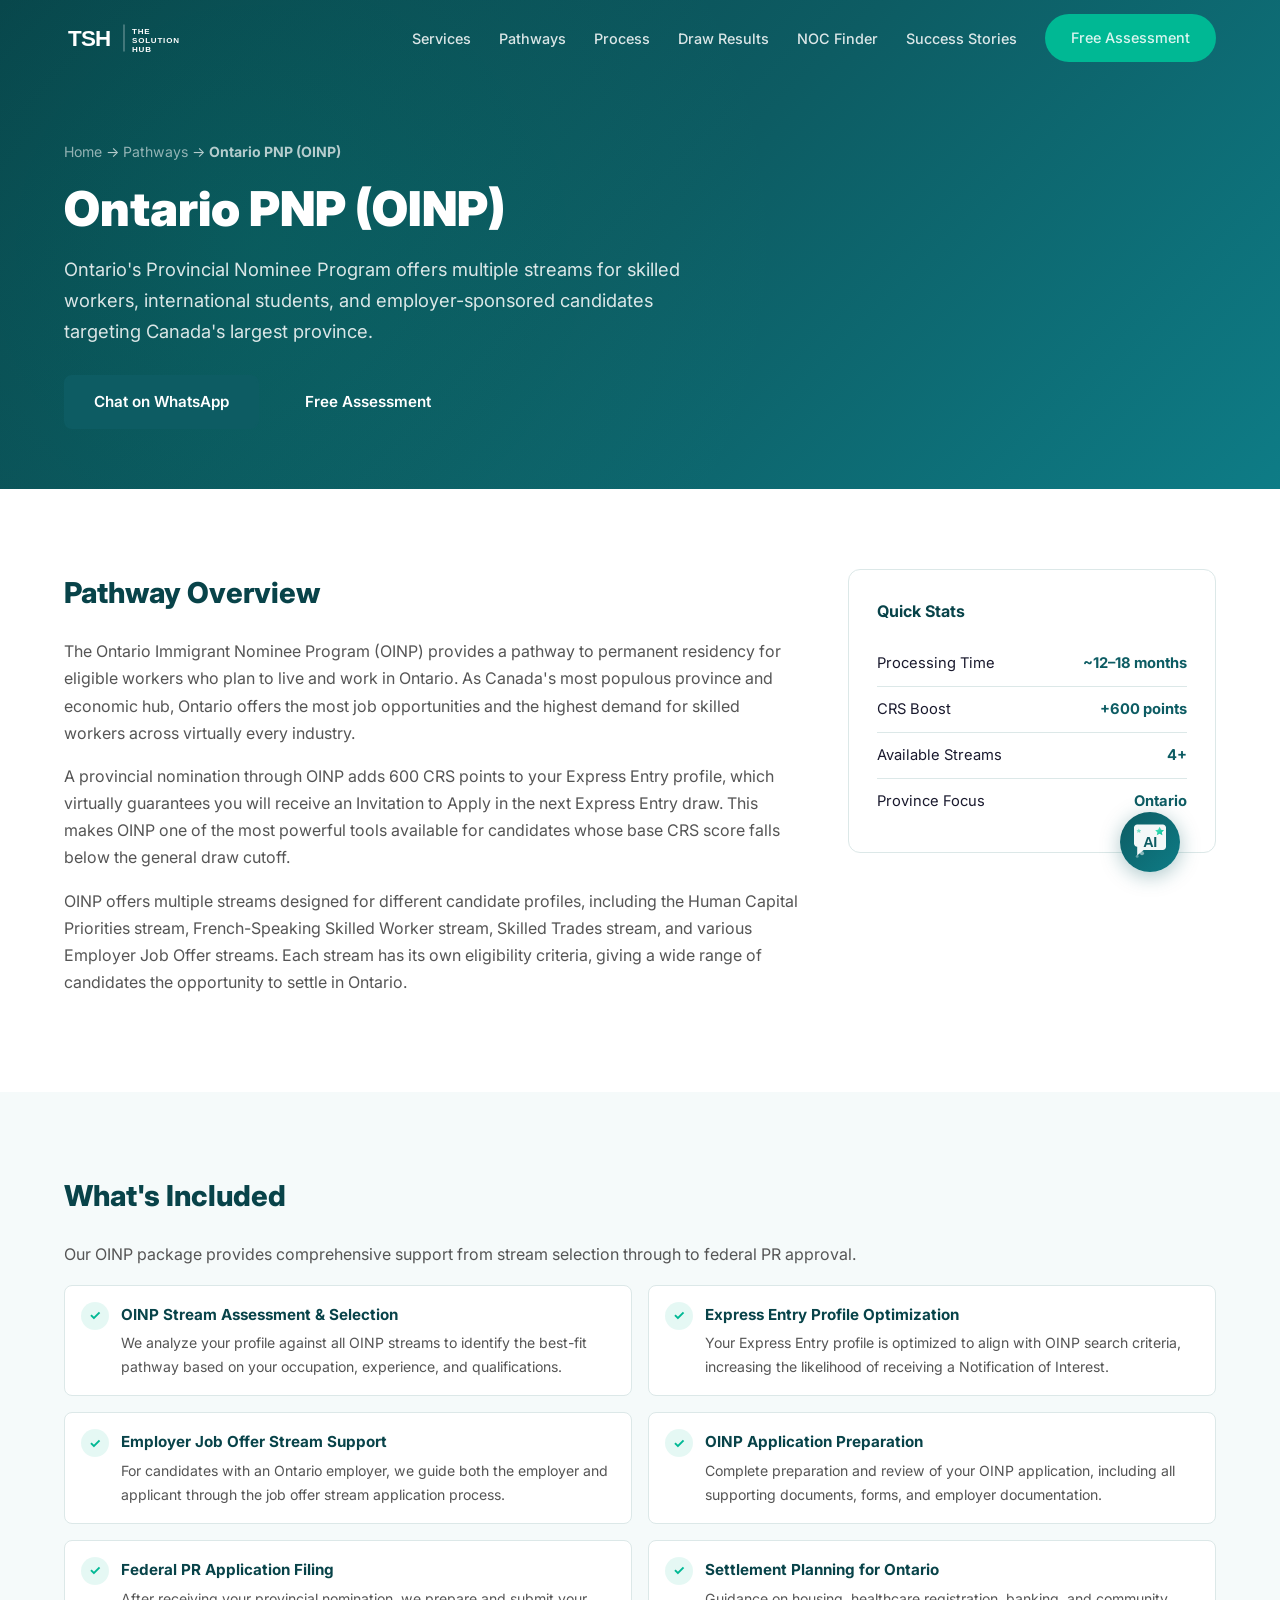
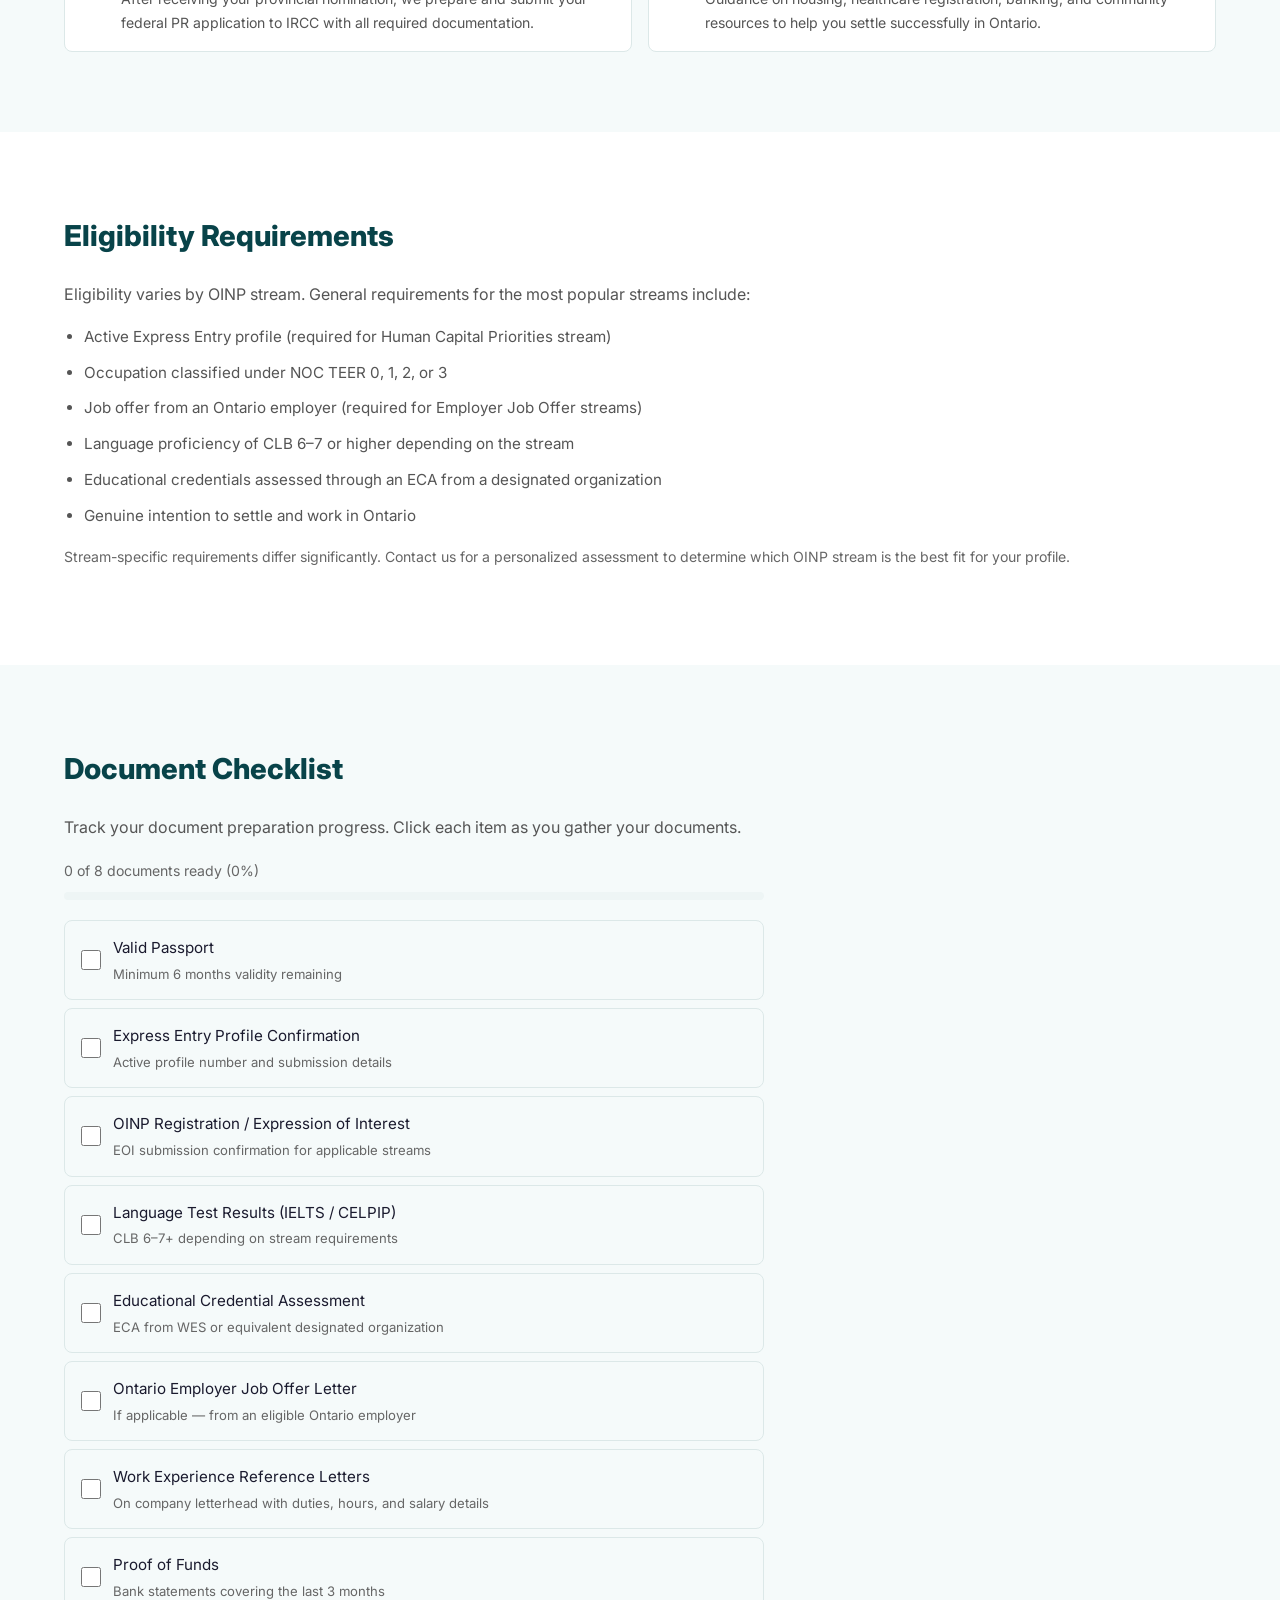
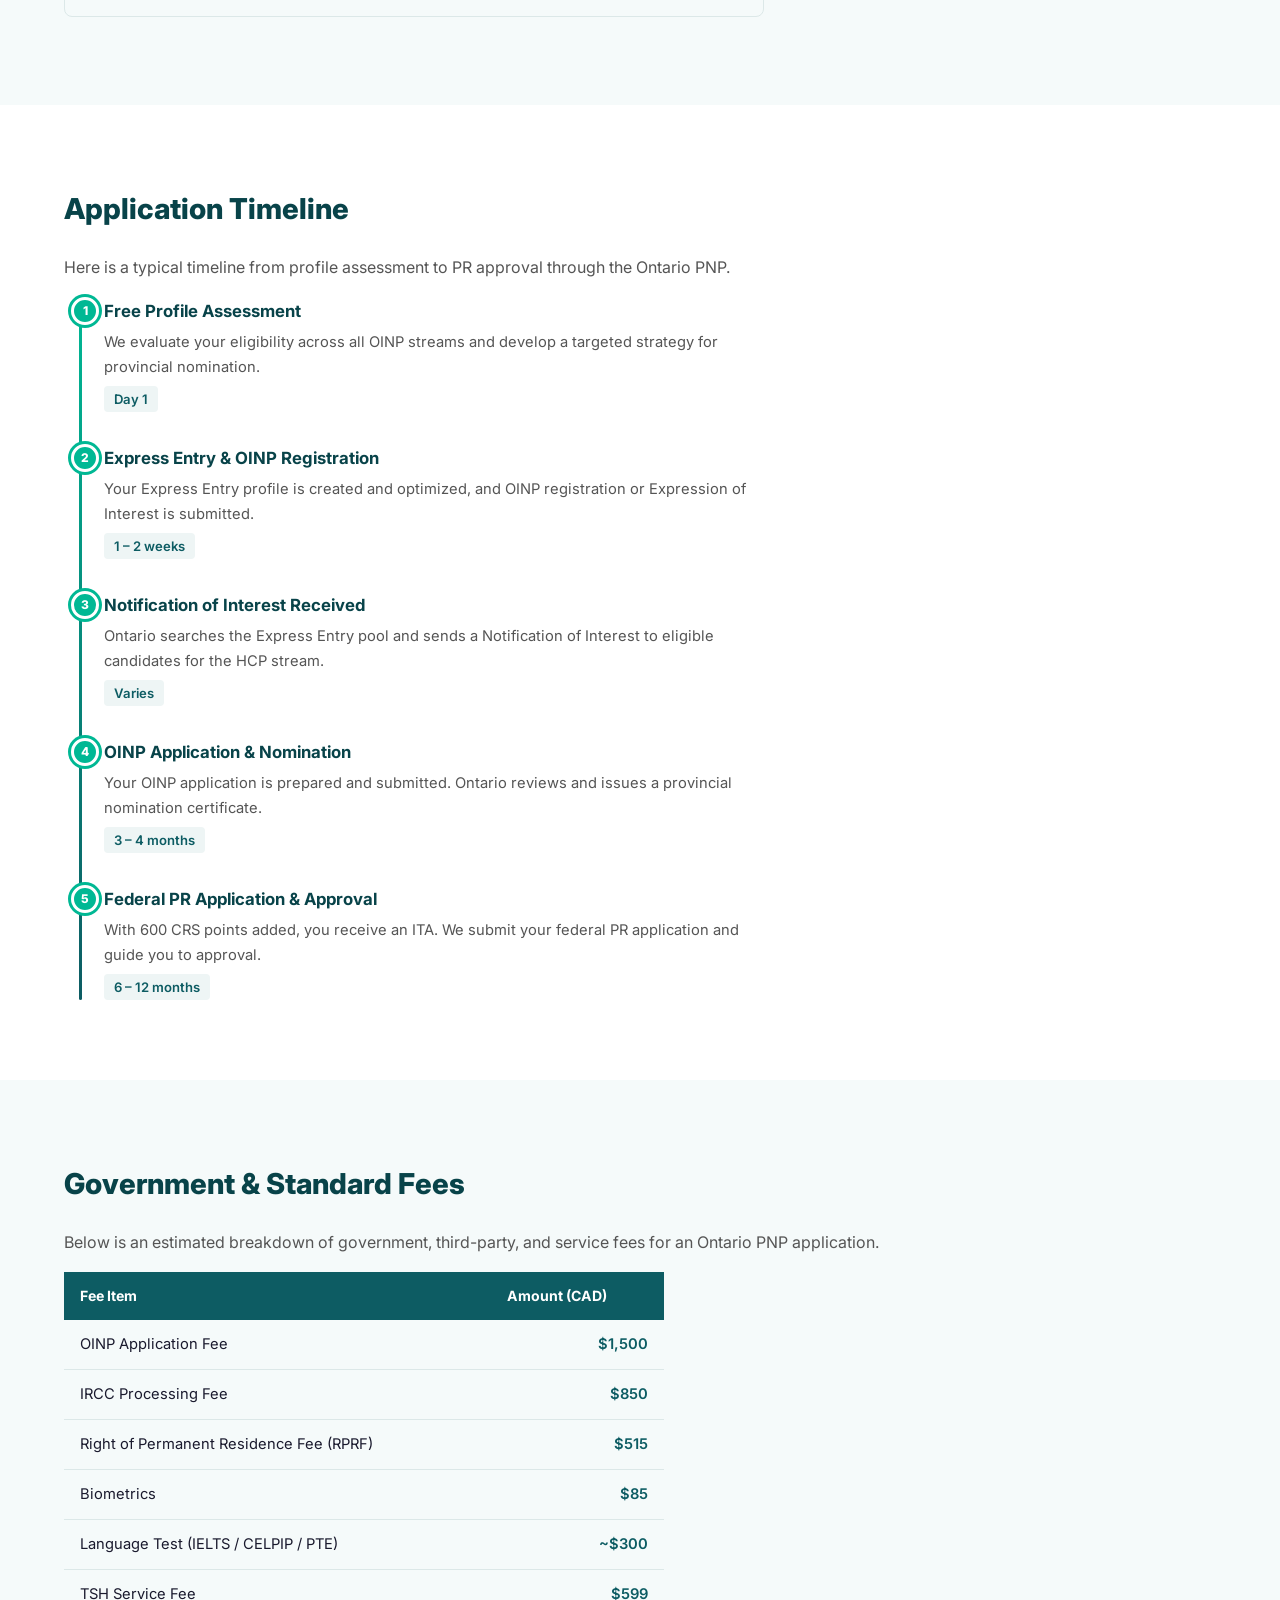
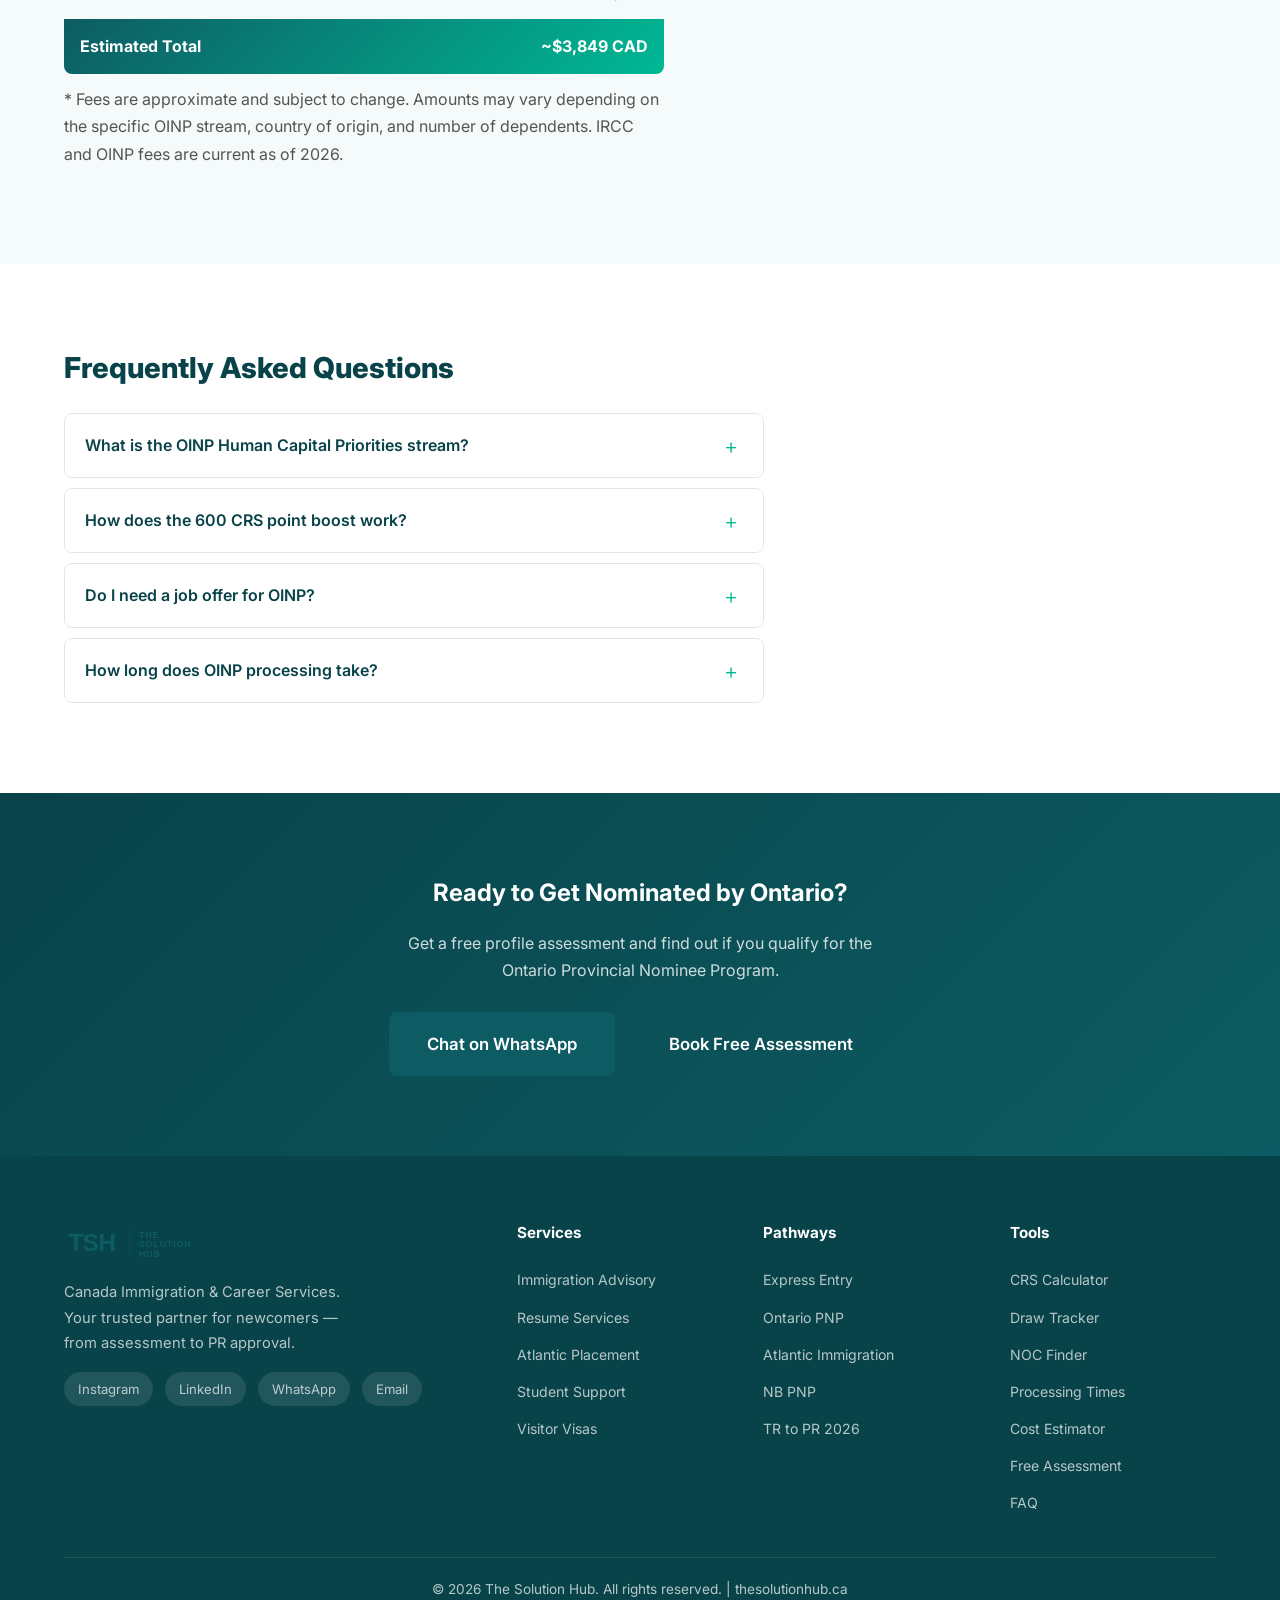
<file: pathways/ontario-pnp.html>
<!DOCTYPE html>
<html lang="en">
<head>
  <meta charset="UTF-8">
  <meta name="viewport" content="width=device-width, initial-scale=1.0">
  <title>Ontario PNP (OINP) — The Solution Hub</title>
  <link rel="icon" href="../images/logo.svg" type="image/svg+xml">
  <meta name="description" content="Ontario's Provincial Nominee Program offers multiple streams for skilled workers, international students, and employer-sponsored candidates targeting Canada's largest province.">
  <link rel="stylesheet" href="../style.css">
  <link rel="stylesheet" href="../services/service.css">
  <link rel="stylesheet" href="../chatbot/chatbot.css">
  <link rel="preconnect" href="https://fonts.googleapis.com">
  <link rel="preconnect" href="https://fonts.gstatic.com" crossorigin>
  <link href="https://fonts.googleapis.com/css2?family=Inter:wght@400;500;600;700;800;900&display=swap" rel="stylesheet">
</head>
<body>

  <!-- ========== NAVBAR ========== -->
  <nav class="navbar" id="navbar">
    <div class="container nav-container">
      <a href="../index.html" class="logo">
        <img src="../images/logo.svg" alt="The Solution Hub" class="logo-img">
      </a>
      <button class="nav-toggle" id="navToggle" aria-label="Toggle menu">
        <span></span><span></span><span></span>
      </button>
      <ul class="nav-links" id="navLinks">
        <li><a href="../index.html#services">Services</a></li>
        <li><a href="../index.html#pathways">Pathways</a></li>
        <li><a href="../index.html#process">Process</a></li>
        <li><a href="../index.html#draws">Draw Results</a></li>
        <li><a href="../index.html#noc-finder">NOC Finder</a></li>
        <li><a href="../index.html#testimonials">Success Stories</a></li>
        <li><a href="../index.html#assessment" class="btn btn-nav">Free Assessment</a></li>
      </ul>
    </div>
  </nav>

  <!-- ========== HERO ========== -->
  <section class="service-hero">
    <div class="container">
      <nav class="breadcrumb" aria-label="Breadcrumb">
        <a href="../index.html">Home</a> &rarr;
        <a href="../index.html#pathways">Pathways</a> &rarr;
        <strong>Ontario PNP (OINP)</strong>
      </nav>
      <h1>Ontario PNP (OINP)</h1>
      <p>Ontario's Provincial Nominee Program offers multiple streams for skilled workers, international students, and employer-sponsored candidates targeting Canada's largest province.</p>
      <div class="service-hero-actions">
        <a href="https://wa.me/14374272470?text=Hi%2C%20I%27m%20interested%20in%20Ontario%20PNP%20services." target="_blank" rel="noopener noreferrer" class="btn btn-accent">Chat on WhatsApp</a>
        <a href="../index.html#assessment" class="btn btn-outline-light">Free Assessment</a>
      </div>
    </div>
  </section>

  <!-- ========== OVERVIEW ========== -->
  <section class="svc-section">
    <div class="container">
      <div class="overview-grid">
        <div class="overview-main">
          <h2>Pathway Overview</h2>
          <p>The Ontario Immigrant Nominee Program (OINP) provides a pathway to permanent residency for eligible workers who plan to live and work in Ontario. As Canada's most populous province and economic hub, Ontario offers the most job opportunities and the highest demand for skilled workers across virtually every industry.</p>
          <p>A provincial nomination through OINP adds 600 CRS points to your Express Entry profile, which virtually guarantees you will receive an Invitation to Apply in the next Express Entry draw. This makes OINP one of the most powerful tools available for candidates whose base CRS score falls below the general draw cutoff.</p>
          <p>OINP offers multiple streams designed for different candidate profiles, including the Human Capital Priorities stream, French-Speaking Skilled Worker stream, Skilled Trades stream, and various Employer Job Offer streams. Each stream has its own eligibility criteria, giving a wide range of candidates the opportunity to settle in Ontario.</p>
        </div>
        <aside class="overview-sidebar">
          <h3>Quick Stats</h3>
          <div class="sidebar-stat">
            <span>Processing Time</span>
            <span>~12&ndash;18 months</span>
          </div>
          <div class="sidebar-stat">
            <span>CRS Boost</span>
            <span>+600 points</span>
          </div>
          <div class="sidebar-stat">
            <span>Available Streams</span>
            <span>4+</span>
          </div>
          <div class="sidebar-stat">
            <span>Province Focus</span>
            <span>Ontario</span>
          </div>
        </aside>
      </div>
    </div>
  </section>

  <!-- ========== WHAT'S INCLUDED ========== -->
  <section class="svc-section alt">
    <div class="container">
      <h2>What's Included</h2>
      <p>Our OINP package provides comprehensive support from stream selection through to federal PR approval.</p>
      <div class="included-grid">
        <div class="included-item">
          <div class="included-check">&#10003;</div>
          <div>
            <h4>OINP Stream Assessment &amp; Selection</h4>
            <p>We analyze your profile against all OINP streams to identify the best-fit pathway based on your occupation, experience, and qualifications.</p>
          </div>
        </div>
        <div class="included-item">
          <div class="included-check">&#10003;</div>
          <div>
            <h4>Express Entry Profile Optimization</h4>
            <p>Your Express Entry profile is optimized to align with OINP search criteria, increasing the likelihood of receiving a Notification of Interest.</p>
          </div>
        </div>
        <div class="included-item">
          <div class="included-check">&#10003;</div>
          <div>
            <h4>Employer Job Offer Stream Support</h4>
            <p>For candidates with an Ontario employer, we guide both the employer and applicant through the job offer stream application process.</p>
          </div>
        </div>
        <div class="included-item">
          <div class="included-check">&#10003;</div>
          <div>
            <h4>OINP Application Preparation</h4>
            <p>Complete preparation and review of your OINP application, including all supporting documents, forms, and employer documentation.</p>
          </div>
        </div>
        <div class="included-item">
          <div class="included-check">&#10003;</div>
          <div>
            <h4>Federal PR Application Filing</h4>
            <p>After receiving your provincial nomination, we prepare and submit your federal PR application to IRCC with all required documentation.</p>
          </div>
        </div>
        <div class="included-item">
          <div class="included-check">&#10003;</div>
          <div>
            <h4>Settlement Planning for Ontario</h4>
            <p>Guidance on housing, healthcare registration, banking, and community resources to help you settle successfully in Ontario.</p>
          </div>
        </div>
      </div>
    </div>
  </section>

  <!-- ========== ELIGIBILITY ========== -->
  <section class="svc-section">
    <div class="container">
      <h2>Eligibility Requirements</h2>
      <p>Eligibility varies by OINP stream. General requirements for the most popular streams include:</p>
      <ul class="eligibility-list" style="max-width:700px; padding-left:20px; list-style:disc;">
        <li style="margin-bottom:10px; color:var(--text-light); font-size:0.95rem;">Active Express Entry profile (required for Human Capital Priorities stream)</li>
        <li style="margin-bottom:10px; color:var(--text-light); font-size:0.95rem;">Occupation classified under NOC TEER 0, 1, 2, or 3</li>
        <li style="margin-bottom:10px; color:var(--text-light); font-size:0.95rem;">Job offer from an Ontario employer (required for Employer Job Offer streams)</li>
        <li style="margin-bottom:10px; color:var(--text-light); font-size:0.95rem;">Language proficiency of CLB 6&ndash;7 or higher depending on the stream</li>
        <li style="margin-bottom:10px; color:var(--text-light); font-size:0.95rem;">Educational credentials assessed through an ECA from a designated organization</li>
        <li style="margin-bottom:10px; color:var(--text-light); font-size:0.95rem;">Genuine intention to settle and work in Ontario</li>
      </ul>
      <p style="color:var(--text-muted); font-size:0.88rem; margin-top:16px;">Stream-specific requirements differ significantly. Contact us for a personalized assessment to determine which OINP stream is the best fit for your profile.</p>
    </div>
  </section>

  <!-- ========== DOCUMENT CHECKLIST ========== -->
  <section class="svc-section alt">
    <div class="container">
      <h2>Document Checklist</h2>
      <p>Track your document preparation progress. Click each item as you gather your documents.</p>
      <div class="doc-checklist">
        <div class="doc-progress">
          <span class="doc-progress-text">0 of 8 documents ready (0%)</span>
          <div class="doc-progress-bar"><div class="doc-progress-fill"></div></div>
        </div>
        <div class="doc-item">
          <input type="checkbox" id="doc1">
          <label for="doc1">Valid Passport <span class="doc-note">Minimum 6 months validity remaining</span></label>
        </div>
        <div class="doc-item">
          <input type="checkbox" id="doc2">
          <label for="doc2">Express Entry Profile Confirmation <span class="doc-note">Active profile number and submission details</span></label>
        </div>
        <div class="doc-item">
          <input type="checkbox" id="doc3">
          <label for="doc3">OINP Registration / Expression of Interest <span class="doc-note">EOI submission confirmation for applicable streams</span></label>
        </div>
        <div class="doc-item">
          <input type="checkbox" id="doc4">
          <label for="doc4">Language Test Results (IELTS / CELPIP) <span class="doc-note">CLB 6&ndash;7+ depending on stream requirements</span></label>
        </div>
        <div class="doc-item">
          <input type="checkbox" id="doc5">
          <label for="doc5">Educational Credential Assessment <span class="doc-note">ECA from WES or equivalent designated organization</span></label>
        </div>
        <div class="doc-item">
          <input type="checkbox" id="doc6">
          <label for="doc6">Ontario Employer Job Offer Letter <span class="doc-note">If applicable &mdash; from an eligible Ontario employer</span></label>
        </div>
        <div class="doc-item">
          <input type="checkbox" id="doc7">
          <label for="doc7">Work Experience Reference Letters <span class="doc-note">On company letterhead with duties, hours, and salary details</span></label>
        </div>
        <div class="doc-item">
          <input type="checkbox" id="doc8">
          <label for="doc8">Proof of Funds <span class="doc-note">Bank statements covering the last 3 months</span></label>
        </div>
      </div>
    </div>
  </section>

  <!-- ========== TIMELINE ========== -->
  <section class="svc-section">
    <div class="container">
      <h2>Application Timeline</h2>
      <p>Here is a typical timeline from profile assessment to PR approval through the Ontario PNP.</p>
      <div class="timeline">
        <div class="timeline-item">
          <div class="timeline-dot">1</div>
          <h4>Free Profile Assessment</h4>
          <p>We evaluate your eligibility across all OINP streams and develop a targeted strategy for provincial nomination.</p>
          <span class="timeline-time">Day 1</span>
        </div>
        <div class="timeline-item">
          <div class="timeline-dot">2</div>
          <h4>Express Entry &amp; OINP Registration</h4>
          <p>Your Express Entry profile is created and optimized, and OINP registration or Expression of Interest is submitted.</p>
          <span class="timeline-time">1 &ndash; 2 weeks</span>
        </div>
        <div class="timeline-item">
          <div class="timeline-dot">3</div>
          <h4>Notification of Interest Received</h4>
          <p>Ontario searches the Express Entry pool and sends a Notification of Interest to eligible candidates for the HCP stream.</p>
          <span class="timeline-time">Varies</span>
        </div>
        <div class="timeline-item">
          <div class="timeline-dot">4</div>
          <h4>OINP Application &amp; Nomination</h4>
          <p>Your OINP application is prepared and submitted. Ontario reviews and issues a provincial nomination certificate.</p>
          <span class="timeline-time">3 &ndash; 4 months</span>
        </div>
        <div class="timeline-item">
          <div class="timeline-dot">5</div>
          <h4>Federal PR Application &amp; Approval</h4>
          <p>With 600 CRS points added, you receive an ITA. We submit your federal PR application and guide you to approval.</p>
          <span class="timeline-time">6 &ndash; 12 months</span>
        </div>
      </div>
    </div>
  </section>

  <!-- ========== FEES ========== -->
  <section class="svc-section alt">
    <div class="container">
      <h2>Government &amp; Standard Fees</h2>
      <p>Below is an estimated breakdown of government, third-party, and service fees for an Ontario PNP application.</p>
      <div class="fees-wrapper">
        <table class="fees-table">
          <thead>
            <tr>
              <th>Fee Item</th>
              <th>Amount (CAD)</th>
            </tr>
          </thead>
          <tbody>
            <tr><td>OINP Application Fee</td><td>$1,500</td></tr>
            <tr><td>IRCC Processing Fee</td><td>$850</td></tr>
            <tr><td>Right of Permanent Residence Fee (RPRF)</td><td>$515</td></tr>
            <tr><td>Biometrics</td><td>$85</td></tr>
            <tr><td>Language Test (IELTS / CELPIP / PTE)</td><td>~$300</td></tr>
            <tr><td>TSH Service Fee</td><td>$599</td></tr>
          </tbody>
        </table>
        <div class="fees-total">
          <span>Estimated Total</span>
          <span>~$3,849 CAD</span>
        </div>
        <p class="fees-note">* Fees are approximate and subject to change. Amounts may vary depending on the specific OINP stream, country of origin, and number of dependents. IRCC and OINP fees are current as of 2026.</p>
      </div>
    </div>
  </section>

  <!-- ========== FAQ ========== -->
  <section class="svc-section">
    <div class="container">
      <h2>Frequently Asked Questions</h2>
      <div class="svc-faq">
        <div class="faq-item">
          <button class="faq-question" onclick="toggleFaq(this)">
            <span>What is the OINP Human Capital Priorities stream?</span>
            <span class="faq-icon">+</span>
          </button>
          <div class="faq-answer">
            <p>The Human Capital Priorities (HCP) stream targets Express Entry candidates with strong human capital factors including education, skilled work experience, and language proficiency. Ontario searches the Express Entry pool and sends Notifications of Interest to eligible profiles that meet the province's labour market needs. No job offer is required for this stream.</p>
          </div>
        </div>
        <div class="faq-item">
          <button class="faq-question" onclick="toggleFaq(this)">
            <span>How does the 600 CRS point boost work?</span>
            <span class="faq-icon">+</span>
          </button>
          <div class="faq-answer">
            <p>Once you receive a provincial nomination from Ontario, 600 additional points are added to your Comprehensive Ranking System (CRS) score in the Express Entry pool. This boost virtually guarantees that you will receive an Invitation to Apply (ITA) in the next Express Entry draw, regardless of your base CRS score. The nomination is reflected in your profile automatically after you accept it.</p>
          </div>
        </div>
        <div class="faq-item">
          <button class="faq-question" onclick="toggleFaq(this)">
            <span>Do I need a job offer for OINP?</span>
            <span class="faq-icon">+</span>
          </button>
          <div class="faq-answer">
            <p>Not for all streams. The Human Capital Priorities stream and the French-Speaking Skilled Worker stream do not require a job offer from an Ontario employer. However, the Employer Job Offer streams (Foreign Worker, International Student, and In-Demand Skills) do require a valid job offer from an eligible Ontario employer. We assess your profile and recommend the most suitable stream.</p>
          </div>
        </div>
        <div class="faq-item">
          <button class="faq-question" onclick="toggleFaq(this)">
            <span>How long does OINP processing take?</span>
            <span class="faq-icon">+</span>
          </button>
          <div class="faq-answer">
            <p>The OINP typically takes 60&ndash;90 days to review and issue a nomination decision. After receiving your provincial nomination and the 600 CRS point boost, you will receive an ITA and then submit your federal PR application, which takes an additional 6&ndash;12 months to process. The total timeline from OINP application to PR approval is approximately 12&ndash;18 months.</p>
          </div>
        </div>
      </div>
    </div>
  </section>

  <!-- ========== CTA ========== -->
  <section class="svc-cta">
    <div class="container">
      <h2>Ready to Get Nominated by Ontario?</h2>
      <p>Get a free profile assessment and find out if you qualify for the Ontario Provincial Nominee Program.</p>
      <div class="svc-cta-actions">
        <a href="https://wa.me/14374272470?text=Hi%2C%20I%27d%20like%20a%20free%20Ontario%20PNP%20assessment." target="_blank" rel="noopener noreferrer" class="btn btn-accent btn-lg">Chat on WhatsApp</a>
        <a href="../index.html#assessment" class="btn btn-outline-light btn-lg">Book Free Assessment</a>
      </div>
    </div>
  </section>

  <!-- ========== WHATSAPP FLOATING BUTTON ========== -->
  <a href="https://wa.me/14374272470?text=Hi%2C%20I%27d%20like%20to%20know%20more%20about%20Ontario%20PNP." target="_blank" rel="noopener noreferrer" class="whatsapp-float" id="whatsappFloat" title="Chat with us on WhatsApp">
    <svg viewBox="0 0 32 32" width="28" height="28" fill="#fff"><path d="M16.004 0h-.008C7.174 0 0 7.176 0 16c0 3.5 1.128 6.744 3.046 9.378L1.054 31.29l6.118-1.962A15.92 15.92 0 0 0 16.004 32C24.826 32 32 24.822 32 16S24.826 0 16.004 0zm9.336 22.594c-.39 1.1-1.932 2.014-3.18 2.28-.854.18-1.968.324-5.72-1.23-4.804-1.988-7.896-6.862-8.136-7.18-.228-.318-1.932-2.574-1.932-4.908s1.224-3.486 1.656-3.96c.432-.474.942-.594 1.254-.594.312 0 .624.002.894.016.288.016.672-.108 1.05.804.39.936 1.326 3.27 1.44 3.51.114.24.192.516.036.834-.156.318-.234.516-.468.792s-.492.618-.702.828c-.234.234-.48.486-.204.954.276.468 1.224 2.016 2.628 3.264 1.806 1.602 3.33 2.1 3.798 2.334.468.234.744.198 1.014-.12.276-.318 1.17-1.362 1.482-1.836.312-.468.624-.39 1.056-.234.432.156 2.76 1.302 3.228 1.536.468.234.78.354.894.546.114.192.114 1.11-.276 2.178z"/></svg>
    <span class="whatsapp-tooltip">Chat with us</span>
  </a>

  <!-- ========== FOOTER ========== -->
  <footer class="footer">
    <div class="container">
      <div class="footer-grid">
        <div class="footer-brand">
          <a href="../index.html" class="logo">
            <img src="../images/logo-full.svg" alt="The Solution Hub" class="footer-logo-img">
          </a>
          <p>Canada Immigration &amp; Career Services. Your trusted partner for newcomers — from assessment to PR approval.</p>
          <div class="footer-social">
            <a href="https://www.instagram.com/thesolutionhub_/" target="_blank" rel="noopener noreferrer" title="Instagram">Instagram</a>
            <a href="https://www.linkedin.com/company/the-solution-hub6/" target="_blank" rel="noopener noreferrer" title="LinkedIn">LinkedIn</a>
            <a href="https://wa.me/14374272470" target="_blank" rel="noopener noreferrer" title="WhatsApp">WhatsApp</a>
            <a href="mailto:Info@thesolutionhub.ca" title="Email">Email</a>
          </div>
        </div>
        <div class="footer-links">
          <h4>Services</h4>
          <ul>
            <li><a href="../services/immigration-advisory.html">Immigration Advisory</a></li>
            <li><a href="../index.html#services">Resume Services</a></li>
            <li><a href="../services/atlantic-placement.html">Atlantic Placement</a></li>
            <li><a href="../services/student-graduate.html">Student Support</a></li>
            <li><a href="../index.html#services">Visitor Visas</a></li>
          </ul>
        </div>
        <div class="footer-links">
          <h4>Pathways</h4>
          <ul>
            <li><a href="express-entry.html">Express Entry</a></li>
            <li><a href="ontario-pnp.html">Ontario PNP</a></li>
            <li><a href="atlantic-immigration.html">Atlantic Immigration</a></li>
            <li><a href="../index.html#pathways">NB PNP</a></li>
            <li><a href="../index.html#pathways">TR to PR 2026</a></li>
          </ul>
        </div>
        <div class="footer-links">
          <h4>Tools</h4>
          <ul>
            <li><a href="../index.html#crs-calculator">CRS Calculator</a></li>
            <li><a href="../index.html#draws">Draw Tracker</a></li>
            <li><a href="../index.html#noc-finder">NOC Finder</a></li>
            <li><a href="../index.html#processing-times">Processing Times</a></li>
            <li><a href="../index.html#cost-estimator">Cost Estimator</a></li>
            <li><a href="../index.html#assessment">Free Assessment</a></li>
            <li><a href="../index.html#faq">FAQ</a></li>
          </ul>
        </div>
      </div>
      <div class="footer-bottom">
        <p>&copy; 2026 The Solution Hub. All rights reserved. | thesolutionhub.ca</p>
      </div>
    </div>
  </footer>

  <script src="../services/service.js"></script>
  <script src="../chatbot/chatbot.js"></script>
  <!-- Back to Top Button -->
  <button class="back-to-top" id="backToTop" aria-label="Back to top" onclick="window.scrollTo({top:0,behavior:'smooth'})"><svg viewBox="0 0 24 24" fill="none" stroke="currentColor" stroke-width="2.5" stroke-linecap="round" stroke-linejoin="round"><polyline points="18 15 12 9 6 15"/></svg></button>
</body>
</html>
</file>
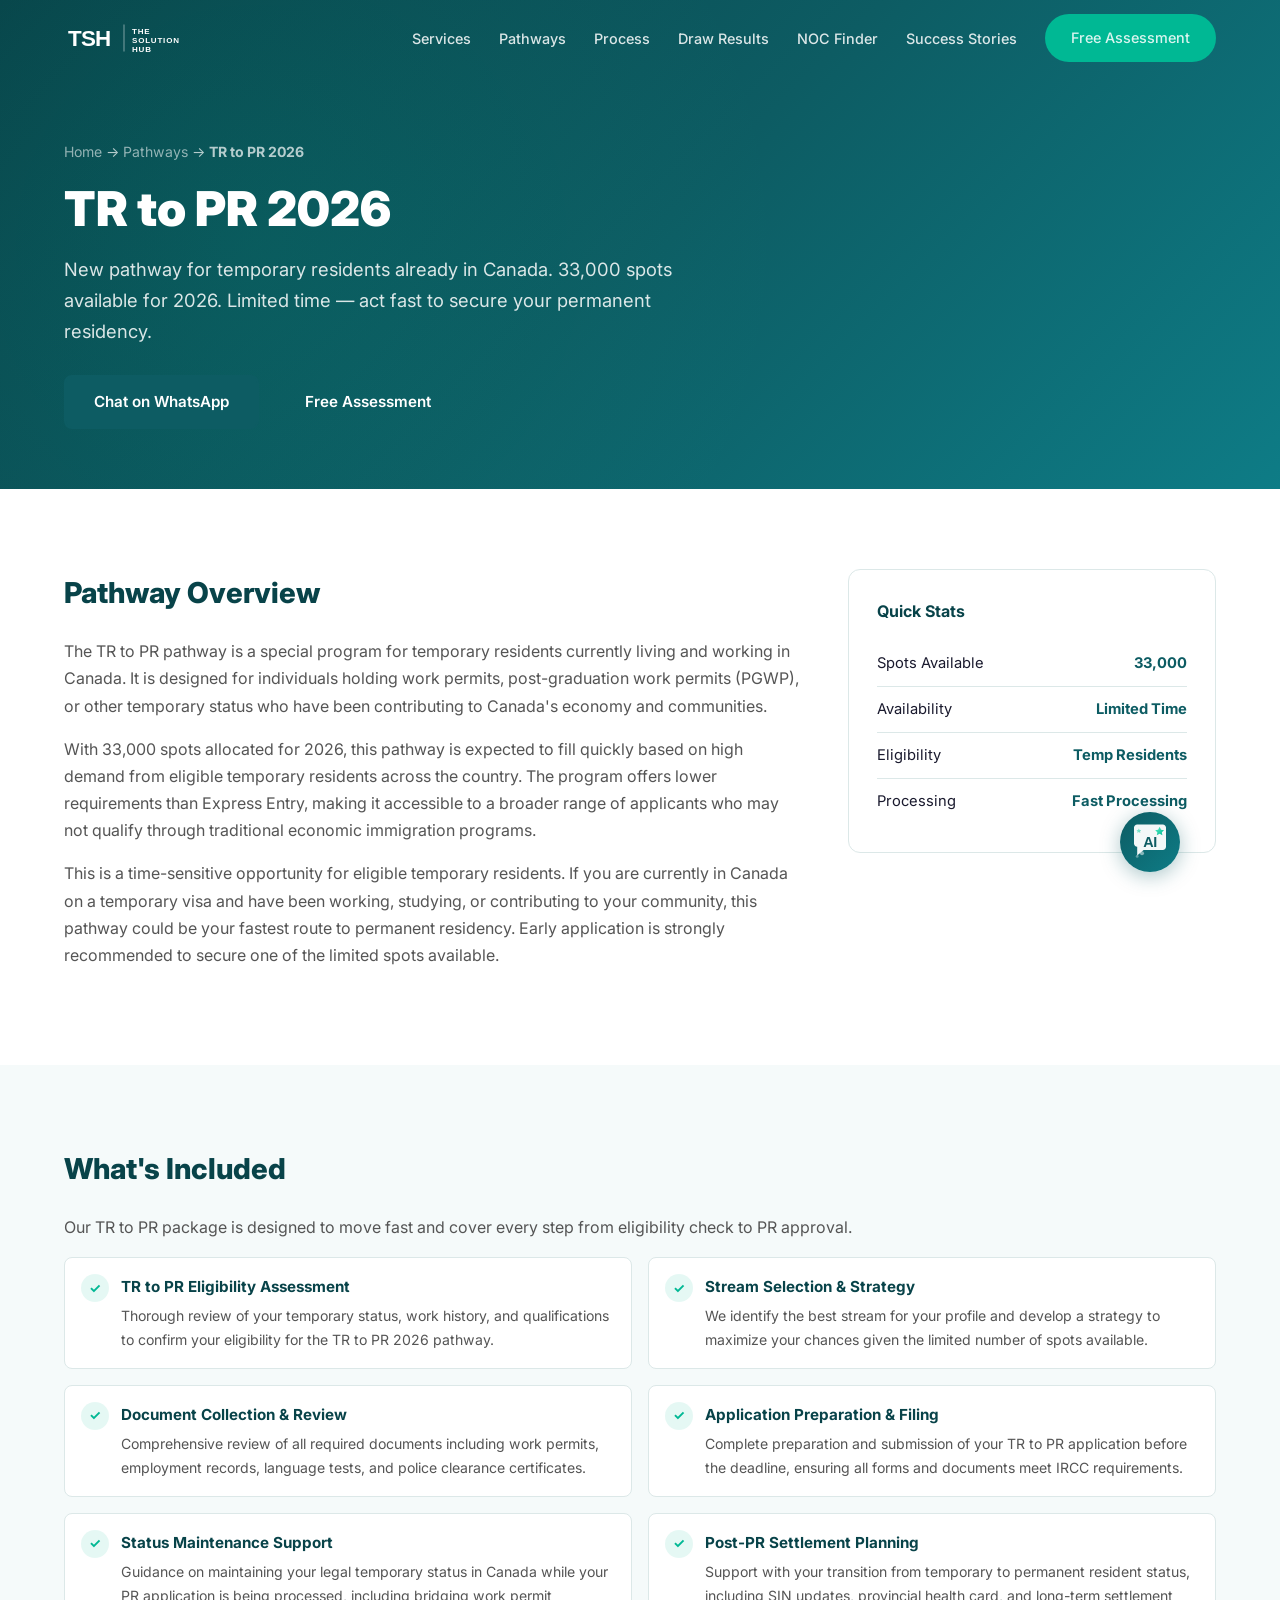
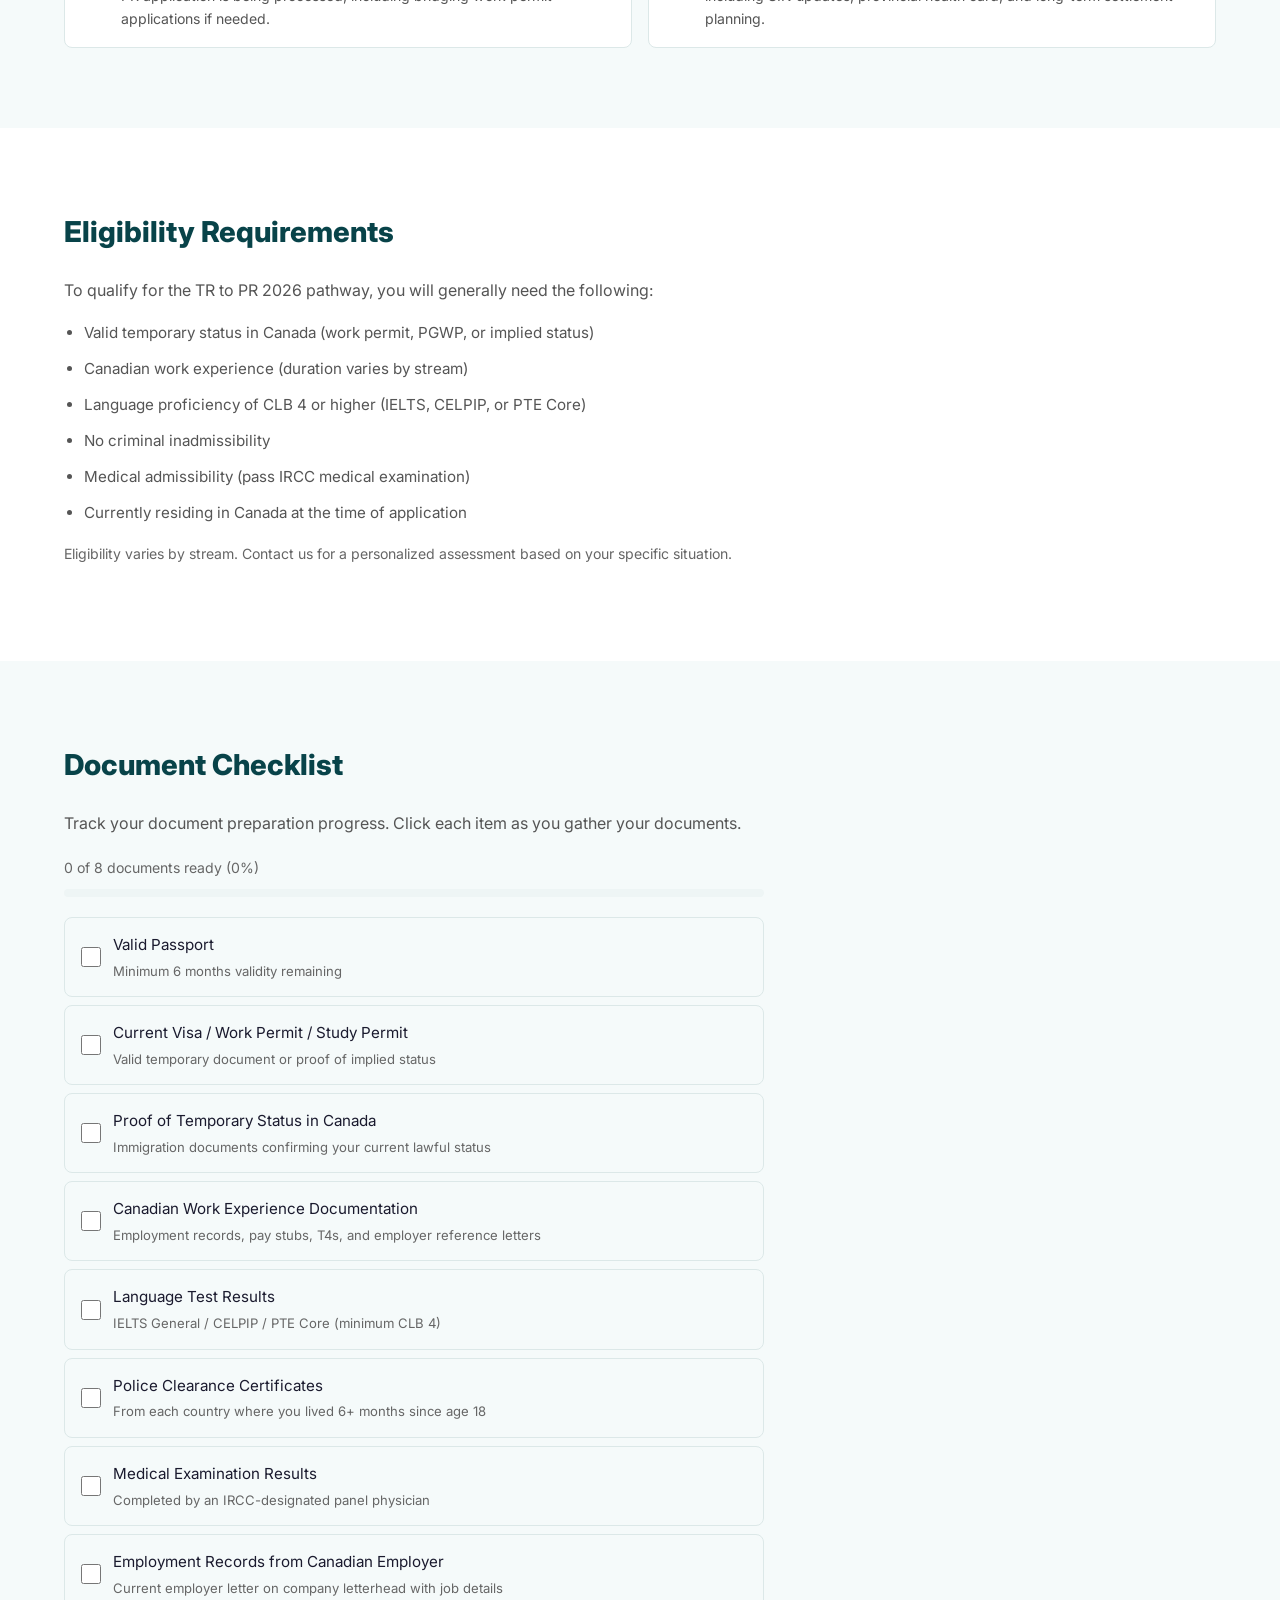
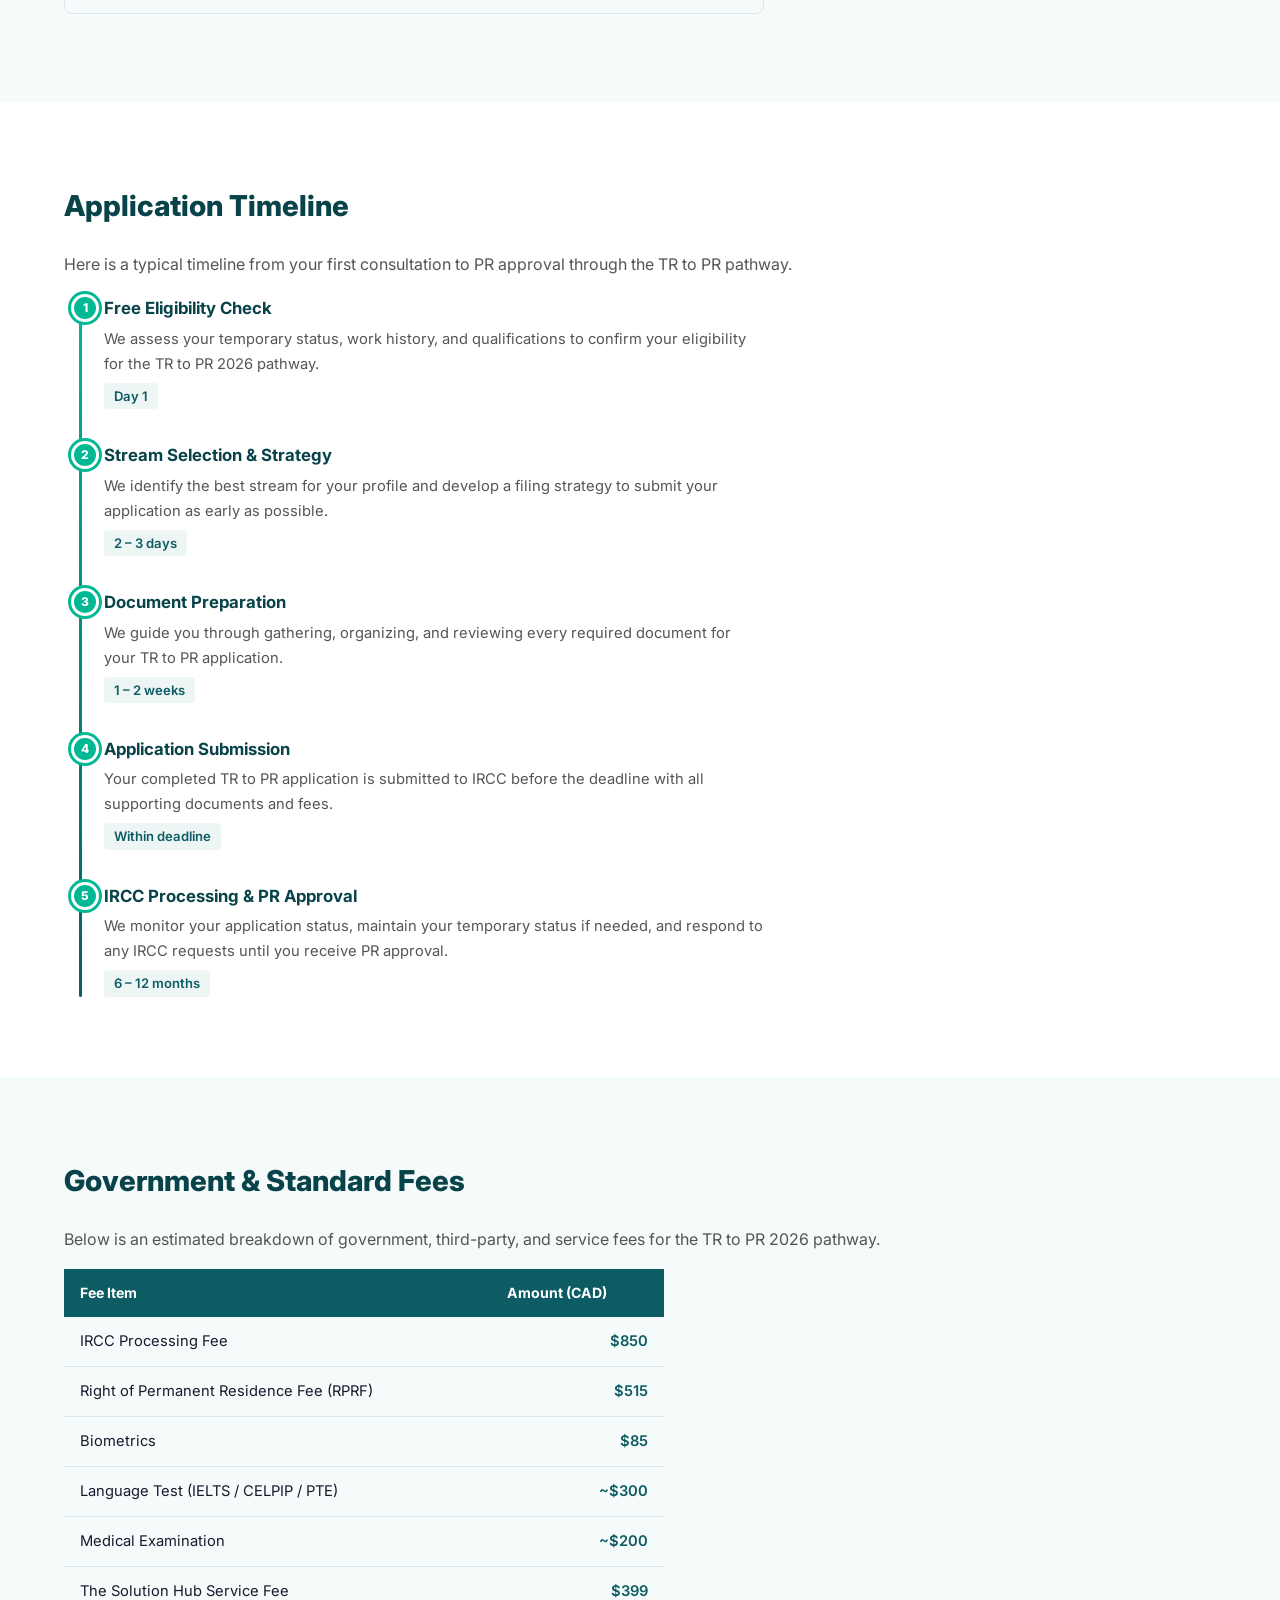
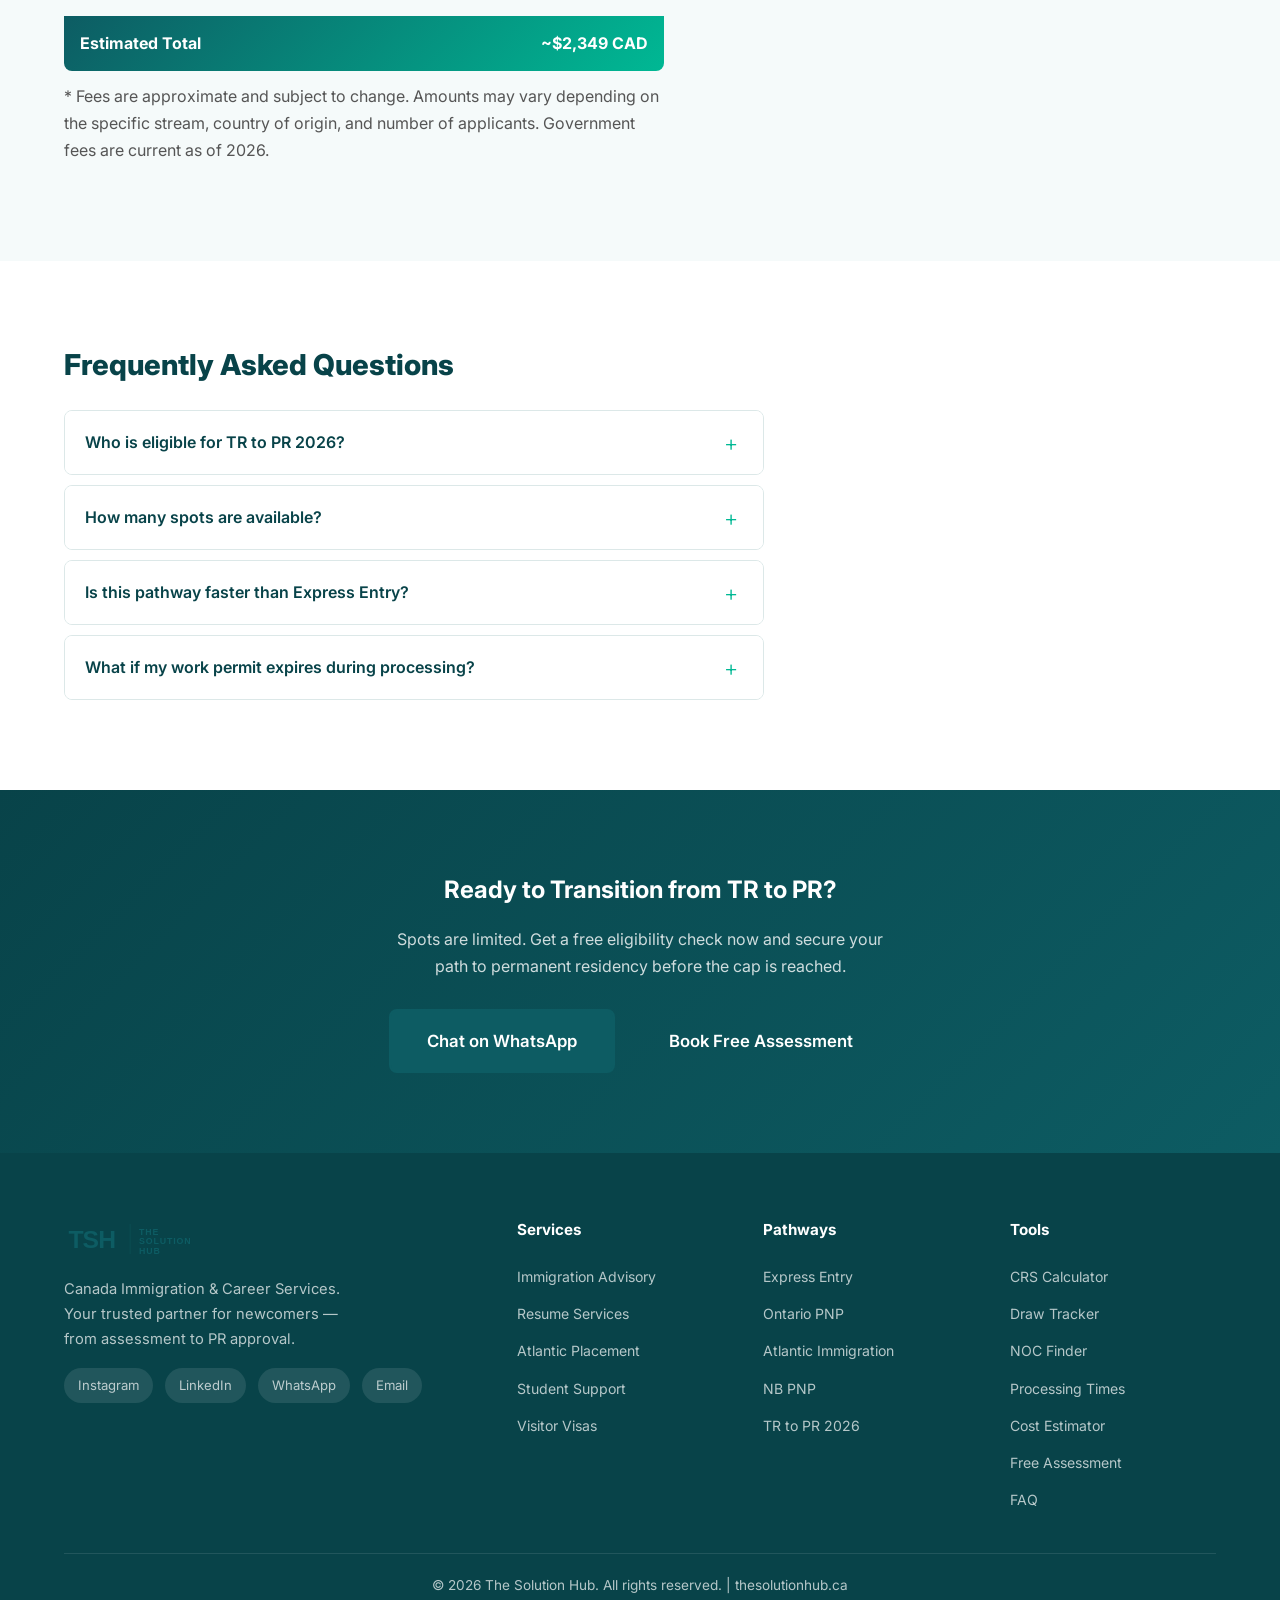
<file: pathways/tr-to-pr.html>
<!DOCTYPE html>
<html lang="en">
<head>
  <meta charset="UTF-8">
  <meta name="viewport" content="width=device-width, initial-scale=1.0">
  <title>TR to PR 2026 — The Solution Hub</title>
  <link rel="icon" href="../images/logo.svg" type="image/svg+xml">
  <meta name="description" content="TR to PR 2026 pathway for temporary residents in Canada. 33,000 spots available. Expert guidance from The Solution Hub to secure your permanent residency.">
  <link rel="stylesheet" href="../style.css">
  <link rel="stylesheet" href="../services/service.css">
  <link rel="stylesheet" href="../chatbot/chatbot.css">
  <link rel="preconnect" href="https://fonts.googleapis.com">
  <link rel="preconnect" href="https://fonts.gstatic.com" crossorigin>
  <link href="https://fonts.googleapis.com/css2?family=Inter:wght@400;500;600;700;800;900&display=swap" rel="stylesheet">
</head>
<body>

  <!-- ========== NAVBAR ========== -->
  <nav class="navbar" id="navbar">
    <div class="container nav-container">
      <a href="../index.html" class="logo">
        <img src="../images/logo.svg" alt="The Solution Hub" class="logo-img">
      </a>
      <button class="nav-toggle" id="navToggle" aria-label="Toggle menu">
        <span></span><span></span><span></span>
      </button>
      <ul class="nav-links" id="navLinks">
        <li><a href="../index.html#services">Services</a></li>
        <li><a href="../index.html#pathways">Pathways</a></li>
        <li><a href="../index.html#process">Process</a></li>
        <li><a href="../index.html#draws">Draw Results</a></li>
        <li><a href="../index.html#noc-finder">NOC Finder</a></li>
        <li><a href="../index.html#testimonials">Success Stories</a></li>
        <li><a href="../index.html#assessment" class="btn btn-nav">Free Assessment</a></li>
      </ul>
    </div>
  </nav>

  <!-- ========== HERO ========== -->
  <section class="service-hero">
    <div class="container">
      <nav class="breadcrumb" aria-label="Breadcrumb">
        <a href="../index.html">Home</a> &rarr;
        <a href="../index.html#pathways">Pathways</a> &rarr;
        <strong>TR to PR 2026</strong>
      </nav>
      <h1>TR to PR 2026</h1>
      <p>New pathway for temporary residents already in Canada. 33,000 spots available for 2026. Limited time — act fast to secure your permanent residency.</p>
      <div class="service-hero-actions">
        <a href="https://wa.me/14374272470?text=Hi%2C%20I%27m%20interested%20in%20the%20TR%20to%20PR%202026%20pathway." target="_blank" rel="noopener noreferrer" class="btn btn-accent">Chat on WhatsApp</a>
        <a href="../index.html#assessment" class="btn btn-outline-light">Free Assessment</a>
      </div>
    </div>
  </section>

  <!-- ========== OVERVIEW ========== -->
  <section class="svc-section">
    <div class="container">
      <div class="overview-grid">
        <div class="overview-main">
          <h2>Pathway Overview</h2>
          <p>The TR to PR pathway is a special program for temporary residents currently living and working in Canada. It is designed for individuals holding work permits, post-graduation work permits (PGWP), or other temporary status who have been contributing to Canada's economy and communities.</p>
          <p>With 33,000 spots allocated for 2026, this pathway is expected to fill quickly based on high demand from eligible temporary residents across the country. The program offers lower requirements than Express Entry, making it accessible to a broader range of applicants who may not qualify through traditional economic immigration programs.</p>
          <p>This is a time-sensitive opportunity for eligible temporary residents. If you are currently in Canada on a temporary visa and have been working, studying, or contributing to your community, this pathway could be your fastest route to permanent residency. Early application is strongly recommended to secure one of the limited spots available.</p>
        </div>
        <aside class="overview-sidebar">
          <h3>Quick Stats</h3>
          <div class="sidebar-stat">
            <span>Spots Available</span>
            <span>33,000</span>
          </div>
          <div class="sidebar-stat">
            <span>Availability</span>
            <span>Limited Time</span>
          </div>
          <div class="sidebar-stat">
            <span>Eligibility</span>
            <span>Temp Residents</span>
          </div>
          <div class="sidebar-stat">
            <span>Processing</span>
            <span>Fast Processing</span>
          </div>
        </aside>
      </div>
    </div>
  </section>

  <!-- ========== WHAT'S INCLUDED ========== -->
  <section class="svc-section alt">
    <div class="container">
      <h2>What's Included</h2>
      <p>Our TR to PR package is designed to move fast and cover every step from eligibility check to PR approval.</p>
      <div class="included-grid">
        <div class="included-item">
          <div class="included-check">&#10003;</div>
          <div>
            <h4>TR to PR Eligibility Assessment</h4>
            <p>Thorough review of your temporary status, work history, and qualifications to confirm your eligibility for the TR to PR 2026 pathway.</p>
          </div>
        </div>
        <div class="included-item">
          <div class="included-check">&#10003;</div>
          <div>
            <h4>Stream Selection &amp; Strategy</h4>
            <p>We identify the best stream for your profile and develop a strategy to maximize your chances given the limited number of spots available.</p>
          </div>
        </div>
        <div class="included-item">
          <div class="included-check">&#10003;</div>
          <div>
            <h4>Document Collection &amp; Review</h4>
            <p>Comprehensive review of all required documents including work permits, employment records, language tests, and police clearance certificates.</p>
          </div>
        </div>
        <div class="included-item">
          <div class="included-check">&#10003;</div>
          <div>
            <h4>Application Preparation &amp; Filing</h4>
            <p>Complete preparation and submission of your TR to PR application before the deadline, ensuring all forms and documents meet IRCC requirements.</p>
          </div>
        </div>
        <div class="included-item">
          <div class="included-check">&#10003;</div>
          <div>
            <h4>Status Maintenance Support</h4>
            <p>Guidance on maintaining your legal temporary status in Canada while your PR application is being processed, including bridging work permit applications if needed.</p>
          </div>
        </div>
        <div class="included-item">
          <div class="included-check">&#10003;</div>
          <div>
            <h4>Post-PR Settlement Planning</h4>
            <p>Support with your transition from temporary to permanent resident status, including SIN updates, provincial health card, and long-term settlement planning.</p>
          </div>
        </div>
      </div>
    </div>
  </section>

  <!-- ========== ELIGIBILITY ========== -->
  <section class="svc-section">
    <div class="container">
      <h2>Eligibility Requirements</h2>
      <p>To qualify for the TR to PR 2026 pathway, you will generally need the following:</p>
      <ul class="eligibility-list" style="max-width:700px; padding-left:20px; list-style:disc;">
        <li style="margin-bottom:10px; color:var(--text-light); font-size:0.95rem;">Valid temporary status in Canada (work permit, PGWP, or implied status)</li>
        <li style="margin-bottom:10px; color:var(--text-light); font-size:0.95rem;">Canadian work experience (duration varies by stream)</li>
        <li style="margin-bottom:10px; color:var(--text-light); font-size:0.95rem;">Language proficiency of CLB 4 or higher (IELTS, CELPIP, or PTE Core)</li>
        <li style="margin-bottom:10px; color:var(--text-light); font-size:0.95rem;">No criminal inadmissibility</li>
        <li style="margin-bottom:10px; color:var(--text-light); font-size:0.95rem;">Medical admissibility (pass IRCC medical examination)</li>
        <li style="margin-bottom:10px; color:var(--text-light); font-size:0.95rem;">Currently residing in Canada at the time of application</li>
      </ul>
      <p style="color:var(--text-muted); font-size:0.88rem; margin-top:16px;">Eligibility varies by stream. Contact us for a personalized assessment based on your specific situation.</p>
    </div>
  </section>

  <!-- ========== DOCUMENT CHECKLIST ========== -->
  <section class="svc-section alt">
    <div class="container">
      <h2>Document Checklist</h2>
      <p>Track your document preparation progress. Click each item as you gather your documents.</p>
      <div class="doc-checklist">
        <div class="doc-progress">
          <span class="doc-progress-text">0 of 8 documents ready (0%)</span>
          <div class="doc-progress-bar"><div class="doc-progress-fill"></div></div>
        </div>
        <div class="doc-item">
          <input type="checkbox" id="doc1">
          <label for="doc1">Valid Passport <span class="doc-note">Minimum 6 months validity remaining</span></label>
        </div>
        <div class="doc-item">
          <input type="checkbox" id="doc2">
          <label for="doc2">Current Visa / Work Permit / Study Permit <span class="doc-note">Valid temporary document or proof of implied status</span></label>
        </div>
        <div class="doc-item">
          <input type="checkbox" id="doc3">
          <label for="doc3">Proof of Temporary Status in Canada <span class="doc-note">Immigration documents confirming your current lawful status</span></label>
        </div>
        <div class="doc-item">
          <input type="checkbox" id="doc4">
          <label for="doc4">Canadian Work Experience Documentation <span class="doc-note">Employment records, pay stubs, T4s, and employer reference letters</span></label>
        </div>
        <div class="doc-item">
          <input type="checkbox" id="doc5">
          <label for="doc5">Language Test Results <span class="doc-note">IELTS General / CELPIP / PTE Core (minimum CLB 4)</span></label>
        </div>
        <div class="doc-item">
          <input type="checkbox" id="doc6">
          <label for="doc6">Police Clearance Certificates <span class="doc-note">From each country where you lived 6+ months since age 18</span></label>
        </div>
        <div class="doc-item">
          <input type="checkbox" id="doc7">
          <label for="doc7">Medical Examination Results <span class="doc-note">Completed by an IRCC-designated panel physician</span></label>
        </div>
        <div class="doc-item">
          <input type="checkbox" id="doc8">
          <label for="doc8">Employment Records from Canadian Employer <span class="doc-note">Current employer letter on company letterhead with job details</span></label>
        </div>
      </div>
    </div>
  </section>

  <!-- ========== TIMELINE ========== -->
  <section class="svc-section">
    <div class="container">
      <h2>Application Timeline</h2>
      <p>Here is a typical timeline from your first consultation to PR approval through the TR to PR pathway.</p>
      <div class="timeline">
        <div class="timeline-item">
          <div class="timeline-dot">1</div>
          <h4>Free Eligibility Check</h4>
          <p>We assess your temporary status, work history, and qualifications to confirm your eligibility for the TR to PR 2026 pathway.</p>
          <span class="timeline-time">Day 1</span>
        </div>
        <div class="timeline-item">
          <div class="timeline-dot">2</div>
          <h4>Stream Selection &amp; Strategy</h4>
          <p>We identify the best stream for your profile and develop a filing strategy to submit your application as early as possible.</p>
          <span class="timeline-time">2 &ndash; 3 days</span>
        </div>
        <div class="timeline-item">
          <div class="timeline-dot">3</div>
          <h4>Document Preparation</h4>
          <p>We guide you through gathering, organizing, and reviewing every required document for your TR to PR application.</p>
          <span class="timeline-time">1 &ndash; 2 weeks</span>
        </div>
        <div class="timeline-item">
          <div class="timeline-dot">4</div>
          <h4>Application Submission</h4>
          <p>Your completed TR to PR application is submitted to IRCC before the deadline with all supporting documents and fees.</p>
          <span class="timeline-time">Within deadline</span>
        </div>
        <div class="timeline-item">
          <div class="timeline-dot">5</div>
          <h4>IRCC Processing &amp; PR Approval</h4>
          <p>We monitor your application status, maintain your temporary status if needed, and respond to any IRCC requests until you receive PR approval.</p>
          <span class="timeline-time">6 &ndash; 12 months</span>
        </div>
      </div>
    </div>
  </section>

  <!-- ========== FEES ========== -->
  <section class="svc-section alt">
    <div class="container">
      <h2>Government &amp; Standard Fees</h2>
      <p>Below is an estimated breakdown of government, third-party, and service fees for the TR to PR 2026 pathway.</p>
      <div class="fees-wrapper">
        <table class="fees-table">
          <thead>
            <tr>
              <th>Fee Item</th>
              <th>Amount (CAD)</th>
            </tr>
          </thead>
          <tbody>
            <tr><td>IRCC Processing Fee</td><td>$850</td></tr>
            <tr><td>Right of Permanent Residence Fee (RPRF)</td><td>$515</td></tr>
            <tr><td>Biometrics</td><td>$85</td></tr>
            <tr><td>Language Test (IELTS / CELPIP / PTE)</td><td>~$300</td></tr>
            <tr><td>Medical Examination</td><td>~$200</td></tr>
            <tr><td>The Solution Hub Service Fee</td><td>$399</td></tr>
          </tbody>
        </table>
        <div class="fees-total">
          <span>Estimated Total</span>
          <span>~$2,349 CAD</span>
        </div>
        <p class="fees-note">* Fees are approximate and subject to change. Amounts may vary depending on the specific stream, country of origin, and number of applicants. Government fees are current as of 2026.</p>
      </div>
    </div>
  </section>

  <!-- ========== FAQ ========== -->
  <section class="svc-section">
    <div class="container">
      <h2>Frequently Asked Questions</h2>
      <div class="svc-faq">
        <div class="faq-item">
          <button class="faq-question" onclick="toggleFaq(this)">
            <span>Who is eligible for TR to PR 2026?</span>
            <span class="faq-icon">+</span>
          </button>
          <div class="faq-answer">
            <p>Temporary residents currently in Canada with valid status are eligible. This includes post-graduation work permit (PGWP) holders, work permit holders, and those on implied status. You must have Canadian work experience and meet the minimum language requirements of CLB 4 or higher. You must also be physically residing in Canada at the time of application.</p>
          </div>
        </div>
        <div class="faq-item">
          <button class="faq-question" onclick="toggleFaq(this)">
            <span>How many spots are available?</span>
            <span class="faq-icon">+</span>
          </button>
          <div class="faq-answer">
            <p>There are 33,000 spots available for the TR to PR 2026 program. This is a capped program and is expected to fill quickly based on the high demand from temporary residents across Canada. Early application is strongly recommended to secure one of the limited spots before the cap is reached.</p>
          </div>
        </div>
        <div class="faq-item">
          <button class="faq-question" onclick="toggleFaq(this)">
            <span>Is this pathway faster than Express Entry?</span>
            <span class="faq-icon">+</span>
          </button>
          <div class="faq-answer">
            <p>Processing times are similar at 6 to 12 months, but the eligibility requirements are significantly lower than Express Entry. There is no minimum CRS score needed, and CLB 4 is sufficient for most streams compared to CLB 7 or higher typically needed for competitive Express Entry draws. This makes the TR to PR pathway accessible to many applicants who would not qualify through Express Entry.</p>
          </div>
        </div>
        <div class="faq-item">
          <button class="faq-question" onclick="toggleFaq(this)">
            <span>What if my work permit expires during processing?</span>
            <span class="faq-icon">+</span>
          </button>
          <div class="faq-answer">
            <p>If your work permit is approaching expiry while your PR application is being processed, you can apply for maintained status (also called implied status) or a bridging open work permit. This allows you to stay and continue working legally in Canada while IRCC processes your permanent residency application. We assist with these extensions as part of our service package.</p>
          </div>
        </div>
      </div>
    </div>
  </section>

  <!-- ========== CTA ========== -->
  <section class="svc-cta">
    <div class="container">
      <h2>Ready to Transition from TR to PR?</h2>
      <p>Spots are limited. Get a free eligibility check now and secure your path to permanent residency before the cap is reached.</p>
      <div class="svc-cta-actions">
        <a href="https://wa.me/14374272470?text=Hi%2C%20I%27d%20like%20a%20free%20eligibility%20check%20for%20the%20TR%20to%20PR%202026%20pathway." target="_blank" rel="noopener noreferrer" class="btn btn-accent btn-lg">Chat on WhatsApp</a>
        <a href="../index.html#assessment" class="btn btn-outline-light btn-lg">Book Free Assessment</a>
      </div>
    </div>
  </section>

  <!-- ========== WHATSAPP FLOATING BUTTON ========== -->
  <a href="https://wa.me/14374272470?text=Hi%2C%20I%27d%20like%20to%20know%20more%20about%20the%20TR%20to%20PR%202026%20pathway." target="_blank" rel="noopener noreferrer" class="whatsapp-float" id="whatsappFloat" title="Chat with us on WhatsApp">
    <svg viewBox="0 0 32 32" width="28" height="28" fill="#fff"><path d="M16.004 0h-.008C7.174 0 0 7.176 0 16c0 3.5 1.128 6.744 3.046 9.378L1.054 31.29l6.118-1.962A15.92 15.92 0 0 0 16.004 32C24.826 32 32 24.822 32 16S24.826 0 16.004 0zm9.336 22.594c-.39 1.1-1.932 2.014-3.18 2.28-.854.18-1.968.324-5.72-1.23-4.804-1.988-7.896-6.862-8.136-7.18-.228-.318-1.932-2.574-1.932-4.908s1.224-3.486 1.656-3.96c.432-.474.942-.594 1.254-.594.312 0 .624.002.894.016.288.016.672-.108 1.05.804.39.936 1.326 3.27 1.44 3.51.114.24.192.516.036.834-.156.318-.234.516-.468.792s-.492.618-.702.828c-.234.234-.48.486-.204.954.276.468 1.224 2.016 2.628 3.264 1.806 1.602 3.33 2.1 3.798 2.334.468.234.744.198 1.014-.12.276-.318 1.17-1.362 1.482-1.836.312-.468.624-.39 1.056-.234.432.156 2.76 1.302 3.228 1.536.468.234.78.354.894.546.114.192.114 1.11-.276 2.178z"/></svg>
    <span class="whatsapp-tooltip">Chat with us</span>
  </a>

  <!-- ========== FOOTER ========== -->
  <footer class="footer">
    <div class="container">
      <div class="footer-grid">
        <div class="footer-brand">
          <a href="../index.html" class="logo">
            <img src="../images/logo-full.svg" alt="The Solution Hub" class="footer-logo-img">
          </a>
          <p>Canada Immigration &amp; Career Services. Your trusted partner for newcomers — from assessment to PR approval.</p>
          <div class="footer-social">
            <a href="https://www.instagram.com/thesolutionhub_/" target="_blank" rel="noopener noreferrer" title="Instagram">Instagram</a>
            <a href="https://www.linkedin.com/company/the-solution-hub6/" target="_blank" rel="noopener noreferrer" title="LinkedIn">LinkedIn</a>
            <a href="https://wa.me/14374272470" target="_blank" rel="noopener noreferrer" title="WhatsApp">WhatsApp</a>
            <a href="mailto:Info@thesolutionhub.ca" title="Email">Email</a>
          </div>
        </div>
        <div class="footer-links">
          <h4>Services</h4>
          <ul>
            <li><a href="../services/immigration-advisory.html">Immigration Advisory</a></li>
            <li><a href="../index.html#services">Resume Services</a></li>
            <li><a href="../services/atlantic-placement.html">Atlantic Placement</a></li>
            <li><a href="../services/student-graduate.html">Student Support</a></li>
            <li><a href="../index.html#services">Visitor Visas</a></li>
          </ul>
        </div>
        <div class="footer-links">
          <h4>Pathways</h4>
          <ul>
            <li><a href="../index.html#pathways">Express Entry</a></li>
            <li><a href="../index.html#pathways">Ontario PNP</a></li>
            <li><a href="../index.html#pathways">Atlantic Immigration</a></li>
            <li><a href="nb-pnp.html">NB PNP</a></li>
            <li><a href="tr-to-pr.html">TR to PR 2026</a></li>
          </ul>
        </div>
        <div class="footer-links">
          <h4>Tools</h4>
          <ul>
            <li><a href="../index.html#crs-calculator">CRS Calculator</a></li>
            <li><a href="../index.html#draws">Draw Tracker</a></li>
            <li><a href="../index.html#noc-finder">NOC Finder</a></li>
            <li><a href="../index.html#processing-times">Processing Times</a></li>
            <li><a href="../index.html#cost-estimator">Cost Estimator</a></li>
            <li><a href="../index.html#assessment">Free Assessment</a></li>
            <li><a href="../index.html#faq">FAQ</a></li>
          </ul>
        </div>
      </div>
      <div class="footer-bottom">
        <p>&copy; 2026 The Solution Hub. All rights reserved. | thesolutionhub.ca</p>
      </div>
    </div>
  </footer>

  <script src="../services/service.js"></script>
  <script src="../chatbot/chatbot.js"></script>
  <!-- Back to Top Button -->
  <button class="back-to-top" id="backToTop" aria-label="Back to top" onclick="window.scrollTo({top:0,behavior:'smooth'})"><svg viewBox="0 0 24 24" fill="none" stroke="currentColor" stroke-width="2.5" stroke-linecap="round" stroke-linejoin="round"><polyline points="18 15 12 9 6 15"/></svg></button>
</body>
</html>
</file>
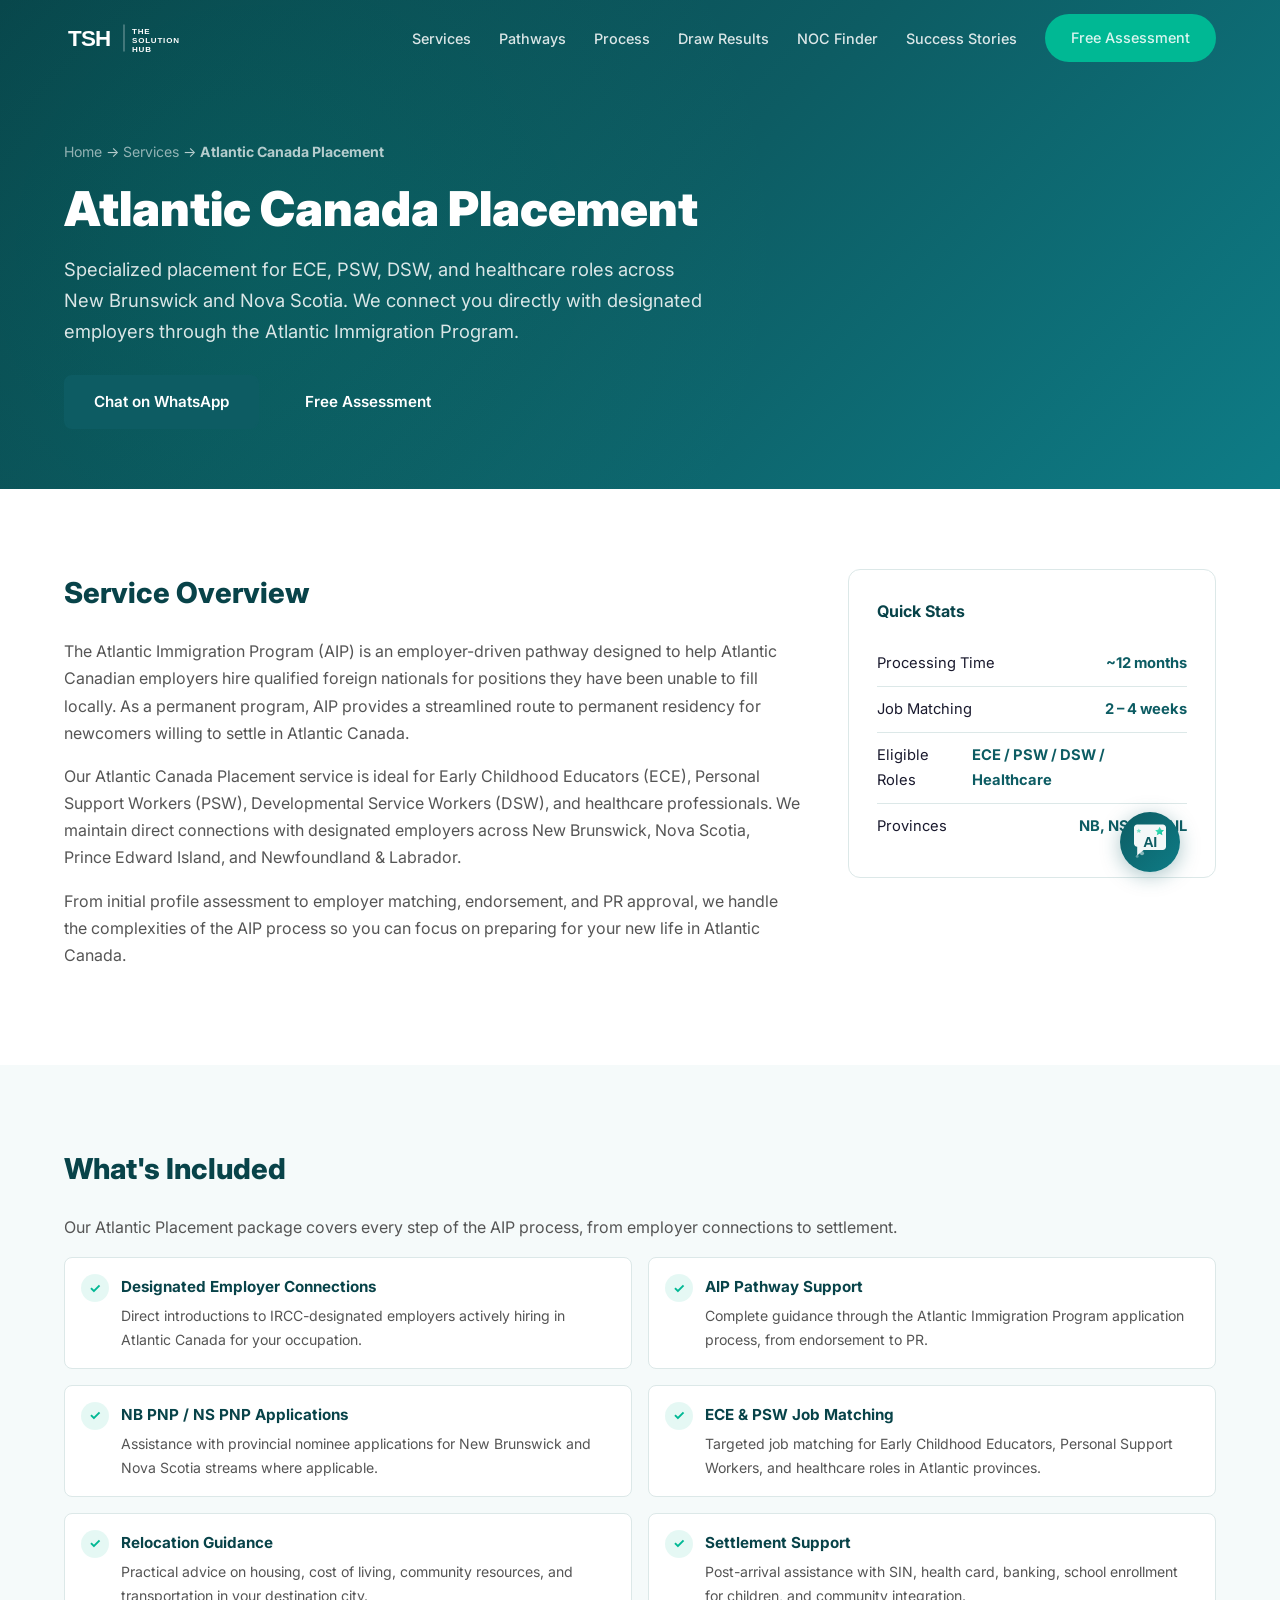
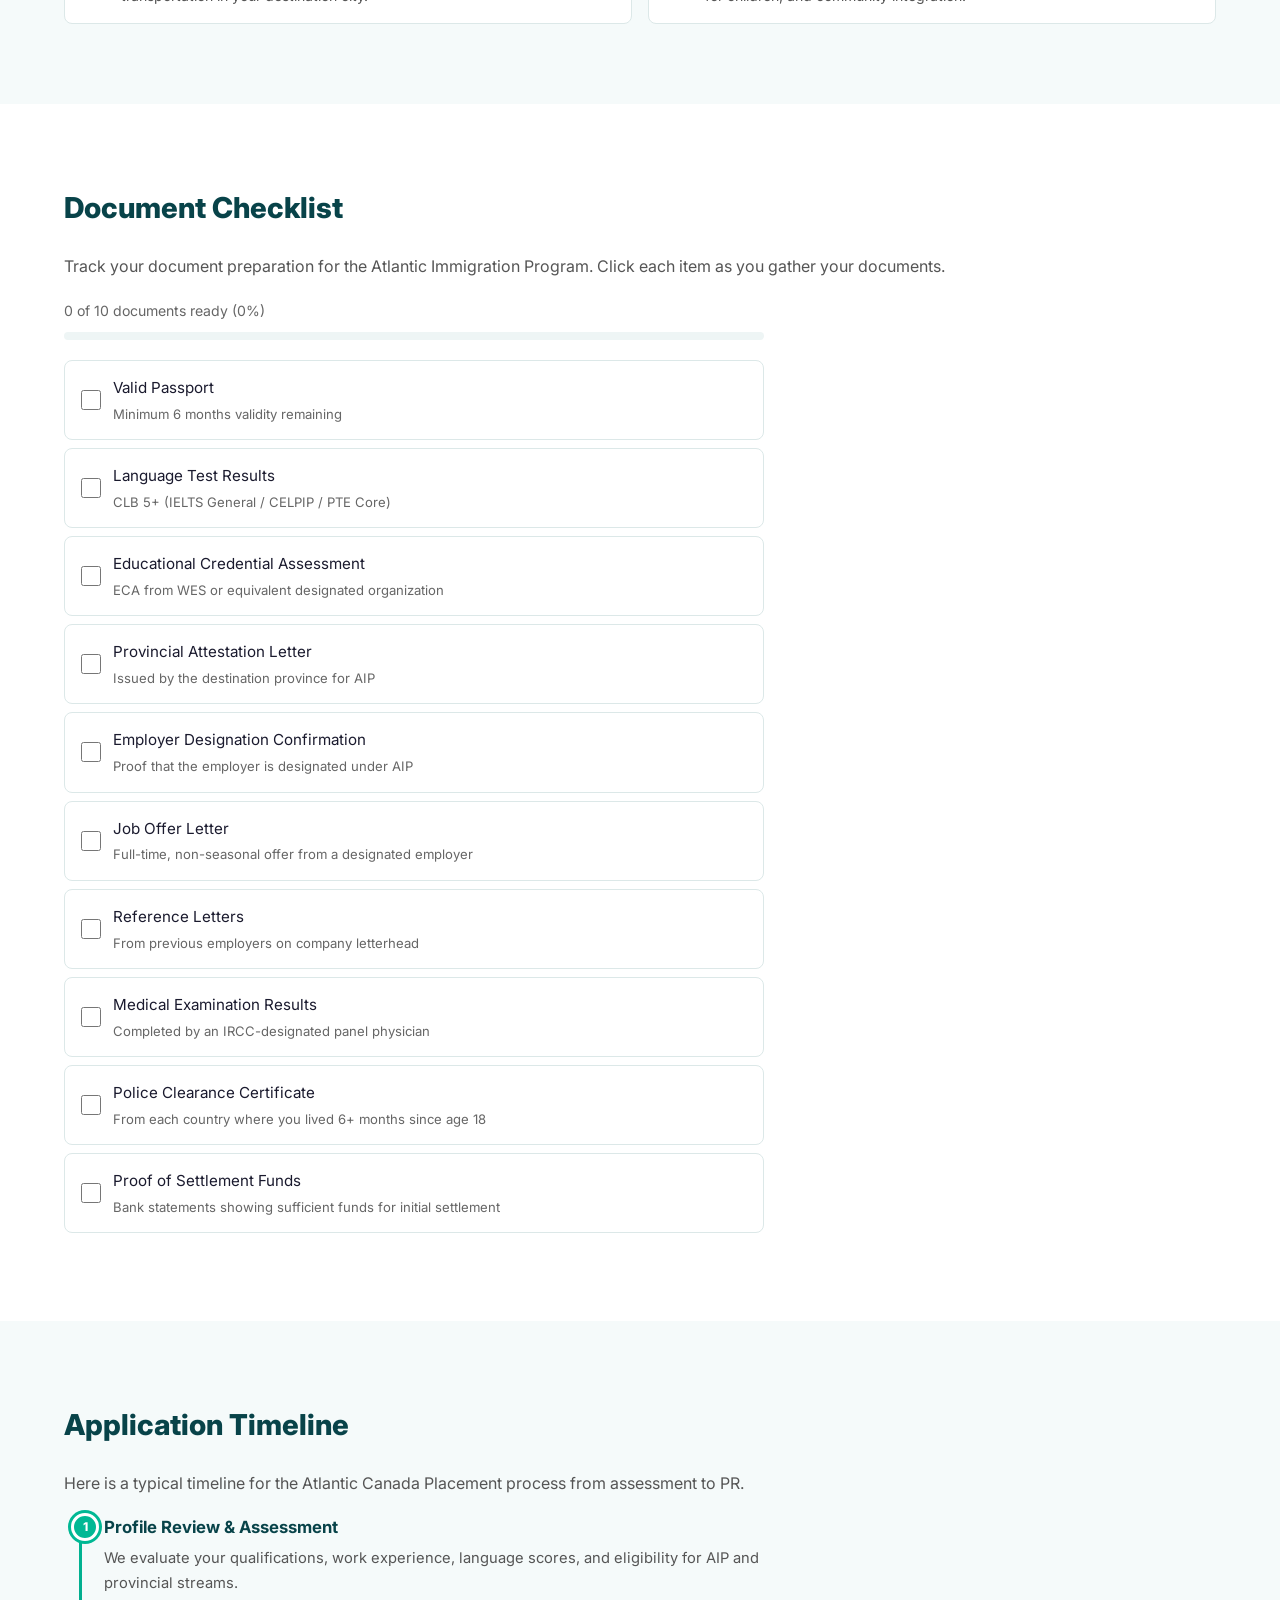
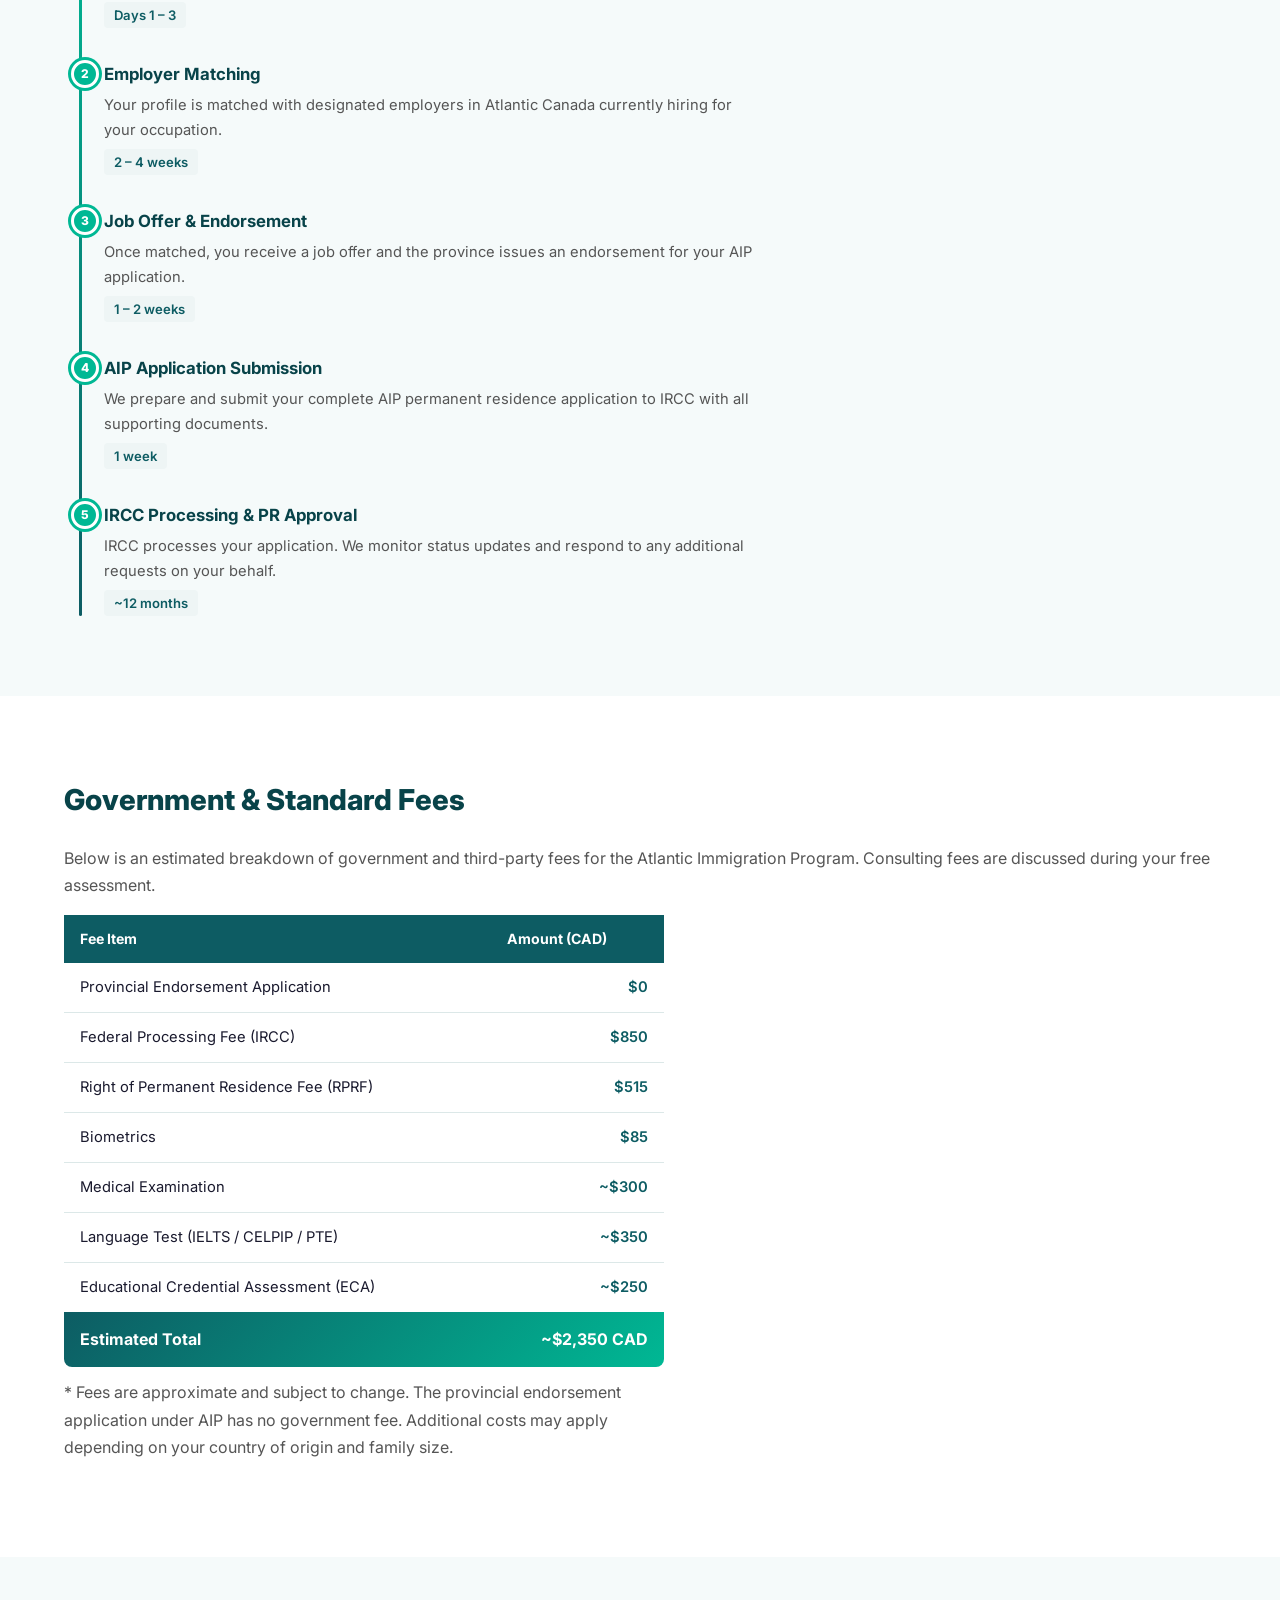
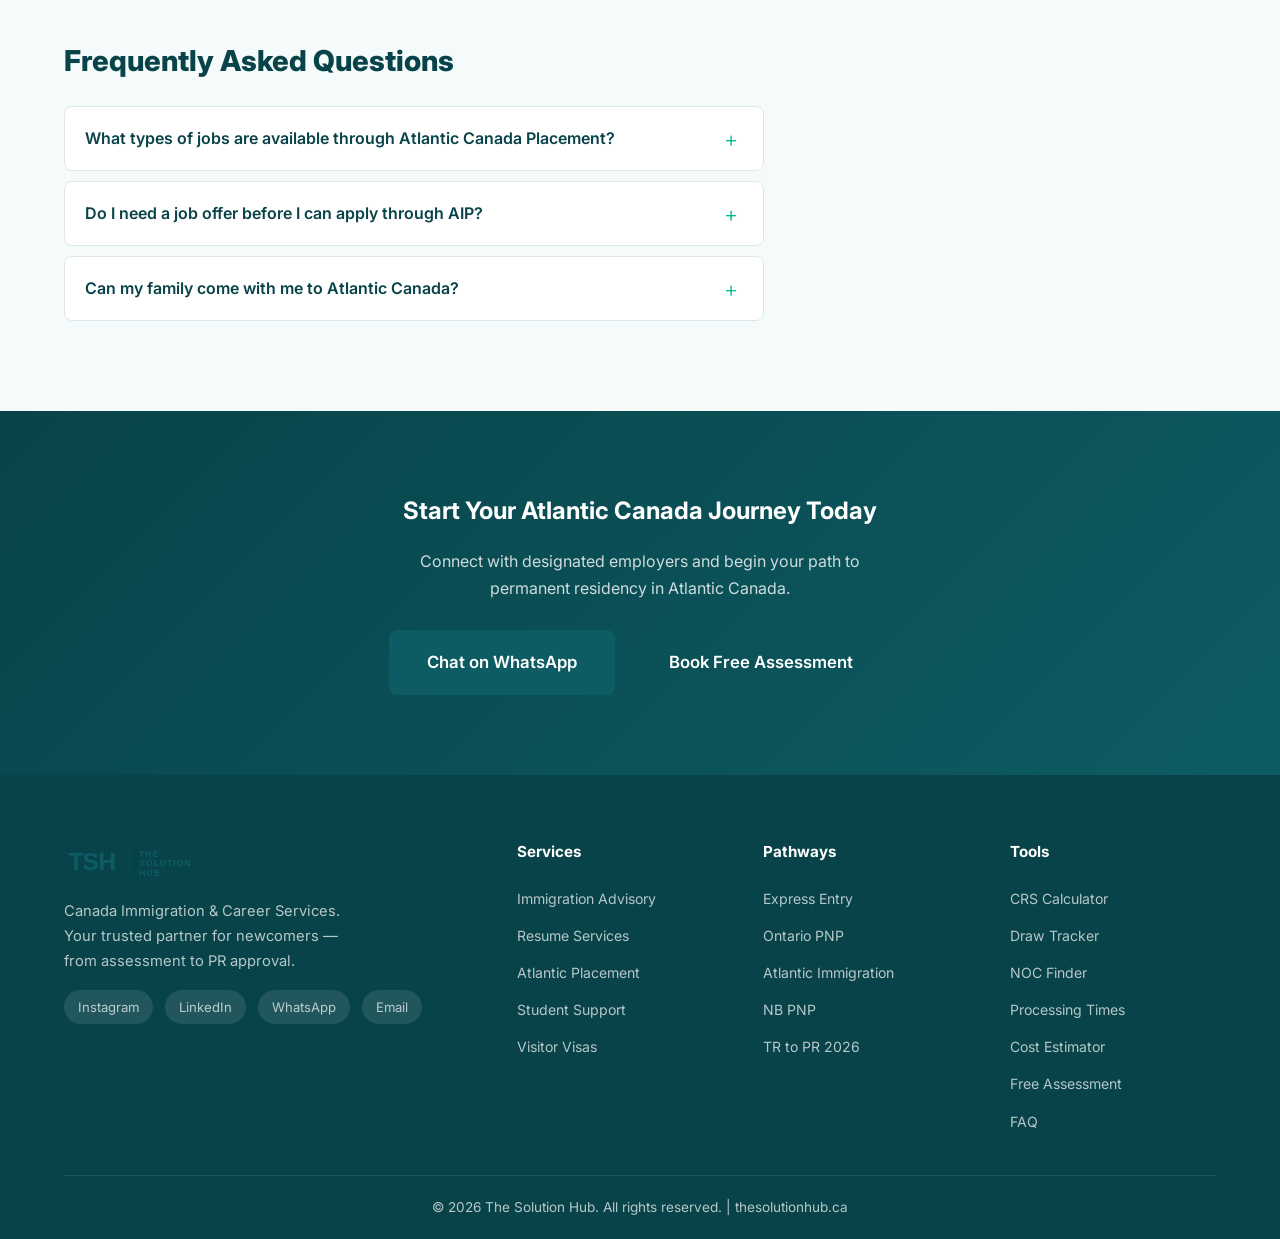
<file: services/atlantic-placement.html>
<!DOCTYPE html>
<html lang="en">
<head>
  <meta charset="UTF-8">
  <meta name="viewport" content="width=device-width, initial-scale=1.0">
  <title>Atlantic Canada Placement — The Solution Hub</title>
  <link rel="icon" href="../images/logo.svg" type="image/svg+xml">
  <meta name="description" content="Specialized placement for ECE, PSW, DSW, and healthcare roles across New Brunswick and Nova Scotia through the Atlantic Immigration Program.">
  <link rel="stylesheet" href="../style.css">
  <link rel="stylesheet" href="service.css">
  <link rel="stylesheet" href="../chatbot/chatbot.css">
  <link rel="preconnect" href="https://fonts.googleapis.com">
  <link rel="preconnect" href="https://fonts.gstatic.com" crossorigin>
  <link href="https://fonts.googleapis.com/css2?family=Inter:wght@400;500;600;700;800;900&display=swap" rel="stylesheet">
</head>
<body>

  <!-- ========== NAVBAR ========== -->
  <nav class="navbar" id="navbar">
    <div class="container nav-container">
      <a href="../index.html" class="logo">
        <img src="../images/logo.svg" alt="The Solution Hub" class="logo-img">
      </a>
      <button class="nav-toggle" id="navToggle" aria-label="Toggle menu">
        <span></span><span></span><span></span>
      </button>
      <ul class="nav-links" id="navLinks">
        <li><a href="../index.html#services">Services</a></li>
        <li><a href="../index.html#pathways">Pathways</a></li>
        <li><a href="../index.html#process">Process</a></li>
        <li><a href="../index.html#draws">Draw Results</a></li>
        <li><a href="../index.html#noc-finder">NOC Finder</a></li>
        <li><a href="../index.html#testimonials">Success Stories</a></li>
        <li><a href="../index.html#assessment" class="btn btn-nav">Free Assessment</a></li>
      </ul>
    </div>
  </nav>

  <!-- ========== HERO ========== -->
  <section class="service-hero">
    <div class="container">
      <nav class="breadcrumb" aria-label="Breadcrumb">
        <a href="../index.html">Home</a> &rarr;
        <a href="../index.html#services">Services</a> &rarr;
        <strong>Atlantic Canada Placement</strong>
      </nav>
      <h1>Atlantic Canada Placement</h1>
      <p>Specialized placement for ECE, PSW, DSW, and healthcare roles across New Brunswick and Nova Scotia. We connect you directly with designated employers through the Atlantic Immigration Program.</p>
      <div class="service-hero-actions">
        <a href="https://wa.me/14374272470?text=Hi%2C%20I%27m%20interested%20in%20Atlantic%20Canada%20Placement%20services." target="_blank" rel="noopener noreferrer" class="btn btn-accent">Chat on WhatsApp</a>
        <a href="../index.html#assessment" class="btn btn-outline-light">Free Assessment</a>
      </div>
    </div>
  </section>

  <!-- ========== OVERVIEW ========== -->
  <section class="svc-section">
    <div class="container">
      <div class="overview-grid">
        <div class="overview-main">
          <h2>Service Overview</h2>
          <p>The Atlantic Immigration Program (AIP) is an employer-driven pathway designed to help Atlantic Canadian employers hire qualified foreign nationals for positions they have been unable to fill locally. As a permanent program, AIP provides a streamlined route to permanent residency for newcomers willing to settle in Atlantic Canada.</p>
          <p>Our Atlantic Canada Placement service is ideal for Early Childhood Educators (ECE), Personal Support Workers (PSW), Developmental Service Workers (DSW), and healthcare professionals. We maintain direct connections with designated employers across New Brunswick, Nova Scotia, Prince Edward Island, and Newfoundland &amp; Labrador.</p>
          <p>From initial profile assessment to employer matching, endorsement, and PR approval, we handle the complexities of the AIP process so you can focus on preparing for your new life in Atlantic Canada.</p>
        </div>
        <aside class="overview-sidebar">
          <h3>Quick Stats</h3>
          <div class="sidebar-stat">
            <span>Processing Time</span>
            <span>~12 months</span>
          </div>
          <div class="sidebar-stat">
            <span>Job Matching</span>
            <span>2 &ndash; 4 weeks</span>
          </div>
          <div class="sidebar-stat">
            <span>Eligible Roles</span>
            <span>ECE / PSW / DSW / Healthcare</span>
          </div>
          <div class="sidebar-stat">
            <span>Provinces</span>
            <span>NB, NS, PEI, NL</span>
          </div>
        </aside>
      </div>
    </div>
  </section>

  <!-- ========== WHAT'S INCLUDED ========== -->
  <section class="svc-section alt">
    <div class="container">
      <h2>What's Included</h2>
      <p>Our Atlantic Placement package covers every step of the AIP process, from employer connections to settlement.</p>
      <div class="included-grid">
        <div class="included-item">
          <div class="included-check">&#10003;</div>
          <div>
            <h4>Designated Employer Connections</h4>
            <p>Direct introductions to IRCC-designated employers actively hiring in Atlantic Canada for your occupation.</p>
          </div>
        </div>
        <div class="included-item">
          <div class="included-check">&#10003;</div>
          <div>
            <h4>AIP Pathway Support</h4>
            <p>Complete guidance through the Atlantic Immigration Program application process, from endorsement to PR.</p>
          </div>
        </div>
        <div class="included-item">
          <div class="included-check">&#10003;</div>
          <div>
            <h4>NB PNP / NS PNP Applications</h4>
            <p>Assistance with provincial nominee applications for New Brunswick and Nova Scotia streams where applicable.</p>
          </div>
        </div>
        <div class="included-item">
          <div class="included-check">&#10003;</div>
          <div>
            <h4>ECE &amp; PSW Job Matching</h4>
            <p>Targeted job matching for Early Childhood Educators, Personal Support Workers, and healthcare roles in Atlantic provinces.</p>
          </div>
        </div>
        <div class="included-item">
          <div class="included-check">&#10003;</div>
          <div>
            <h4>Relocation Guidance</h4>
            <p>Practical advice on housing, cost of living, community resources, and transportation in your destination city.</p>
          </div>
        </div>
        <div class="included-item">
          <div class="included-check">&#10003;</div>
          <div>
            <h4>Settlement Support</h4>
            <p>Post-arrival assistance with SIN, health card, banking, school enrollment for children, and community integration.</p>
          </div>
        </div>
      </div>
    </div>
  </section>

  <!-- ========== DOCUMENT CHECKLIST ========== -->
  <section class="svc-section">
    <div class="container">
      <h2>Document Checklist</h2>
      <p>Track your document preparation for the Atlantic Immigration Program. Click each item as you gather your documents.</p>
      <div class="doc-checklist">
        <div class="doc-progress">
          <span class="doc-progress-text">0 of 10 documents ready (0%)</span>
          <div class="doc-progress-bar"><div class="doc-progress-fill"></div></div>
        </div>
        <div class="doc-item">
          <input type="checkbox" id="doc1">
          <label for="doc1">Valid Passport <span class="doc-note">Minimum 6 months validity remaining</span></label>
        </div>
        <div class="doc-item">
          <input type="checkbox" id="doc2">
          <label for="doc2">Language Test Results <span class="doc-note">CLB 5+ (IELTS General / CELPIP / PTE Core)</span></label>
        </div>
        <div class="doc-item">
          <input type="checkbox" id="doc3">
          <label for="doc3">Educational Credential Assessment <span class="doc-note">ECA from WES or equivalent designated organization</span></label>
        </div>
        <div class="doc-item">
          <input type="checkbox" id="doc4">
          <label for="doc4">Provincial Attestation Letter <span class="doc-note">Issued by the destination province for AIP</span></label>
        </div>
        <div class="doc-item">
          <input type="checkbox" id="doc5">
          <label for="doc5">Employer Designation Confirmation <span class="doc-note">Proof that the employer is designated under AIP</span></label>
        </div>
        <div class="doc-item">
          <input type="checkbox" id="doc6">
          <label for="doc6">Job Offer Letter <span class="doc-note">Full-time, non-seasonal offer from a designated employer</span></label>
        </div>
        <div class="doc-item">
          <input type="checkbox" id="doc7">
          <label for="doc7">Reference Letters <span class="doc-note">From previous employers on company letterhead</span></label>
        </div>
        <div class="doc-item">
          <input type="checkbox" id="doc8">
          <label for="doc8">Medical Examination Results <span class="doc-note">Completed by an IRCC-designated panel physician</span></label>
        </div>
        <div class="doc-item">
          <input type="checkbox" id="doc9">
          <label for="doc9">Police Clearance Certificate <span class="doc-note">From each country where you lived 6+ months since age 18</span></label>
        </div>
        <div class="doc-item">
          <input type="checkbox" id="doc10">
          <label for="doc10">Proof of Settlement Funds <span class="doc-note">Bank statements showing sufficient funds for initial settlement</span></label>
        </div>
      </div>
    </div>
  </section>

  <!-- ========== TIMELINE ========== -->
  <section class="svc-section alt">
    <div class="container">
      <h2>Application Timeline</h2>
      <p>Here is a typical timeline for the Atlantic Canada Placement process from assessment to PR.</p>
      <div class="timeline">
        <div class="timeline-item">
          <div class="timeline-dot">1</div>
          <h4>Profile Review &amp; Assessment</h4>
          <p>We evaluate your qualifications, work experience, language scores, and eligibility for AIP and provincial streams.</p>
          <span class="timeline-time">Days 1 &ndash; 3</span>
        </div>
        <div class="timeline-item">
          <div class="timeline-dot">2</div>
          <h4>Employer Matching</h4>
          <p>Your profile is matched with designated employers in Atlantic Canada currently hiring for your occupation.</p>
          <span class="timeline-time">2 &ndash; 4 weeks</span>
        </div>
        <div class="timeline-item">
          <div class="timeline-dot">3</div>
          <h4>Job Offer &amp; Endorsement</h4>
          <p>Once matched, you receive a job offer and the province issues an endorsement for your AIP application.</p>
          <span class="timeline-time">1 &ndash; 2 weeks</span>
        </div>
        <div class="timeline-item">
          <div class="timeline-dot">4</div>
          <h4>AIP Application Submission</h4>
          <p>We prepare and submit your complete AIP permanent residence application to IRCC with all supporting documents.</p>
          <span class="timeline-time">1 week</span>
        </div>
        <div class="timeline-item">
          <div class="timeline-dot">5</div>
          <h4>IRCC Processing &amp; PR Approval</h4>
          <p>IRCC processes your application. We monitor status updates and respond to any additional requests on your behalf.</p>
          <span class="timeline-time">~12 months</span>
        </div>
      </div>
    </div>
  </section>

  <!-- ========== FEES ========== -->
  <section class="svc-section">
    <div class="container">
      <h2>Government &amp; Standard Fees</h2>
      <p>Below is an estimated breakdown of government and third-party fees for the Atlantic Immigration Program. Consulting fees are discussed during your free assessment.</p>
      <div class="fees-wrapper">
        <table class="fees-table">
          <thead>
            <tr>
              <th>Fee Item</th>
              <th>Amount (CAD)</th>
            </tr>
          </thead>
          <tbody>
            <tr><td>Provincial Endorsement Application</td><td>$0</td></tr>
            <tr><td>Federal Processing Fee (IRCC)</td><td>$850</td></tr>
            <tr><td>Right of Permanent Residence Fee (RPRF)</td><td>$515</td></tr>
            <tr><td>Biometrics</td><td>$85</td></tr>
            <tr><td>Medical Examination</td><td>~$300</td></tr>
            <tr><td>Language Test (IELTS / CELPIP / PTE)</td><td>~$350</td></tr>
            <tr><td>Educational Credential Assessment (ECA)</td><td>~$250</td></tr>
          </tbody>
        </table>
        <div class="fees-total">
          <span>Estimated Total</span>
          <span>~$2,350 CAD</span>
        </div>
        <p class="fees-note">* Fees are approximate and subject to change. The provincial endorsement application under AIP has no government fee. Additional costs may apply depending on your country of origin and family size.</p>
      </div>
    </div>
  </section>

  <!-- ========== FAQ ========== -->
  <section class="svc-section alt">
    <div class="container">
      <h2>Frequently Asked Questions</h2>
      <div class="svc-faq">
        <div class="faq-item">
          <button class="faq-question" onclick="toggleFaq(this)">
            <span>What types of jobs are available through Atlantic Canada Placement?</span>
            <span class="faq-icon">+</span>
          </button>
          <div class="faq-answer">
            <p>Our placement service focuses on high-demand roles in Atlantic Canada, particularly Early Childhood Educators (ECE), Personal Support Workers (PSW), Developmental Service Workers (DSW), registered nurses, licensed practical nurses, and other healthcare professionals. We also support placements in hospitality, food processing, and skilled trades depending on employer demand.</p>
          </div>
        </div>
        <div class="faq-item">
          <button class="faq-question" onclick="toggleFaq(this)">
            <span>Do I need a job offer before I can apply through AIP?</span>
            <span class="faq-icon">+</span>
          </button>
          <div class="faq-answer">
            <p>Yes, AIP is an employer-driven program. You must have a valid job offer from a designated employer in one of the four Atlantic provinces (New Brunswick, Nova Scotia, Prince Edward Island, or Newfoundland &amp; Labrador). Our service handles the employer matching process to connect you with actively hiring designated employers.</p>
          </div>
        </div>
        <div class="faq-item">
          <button class="faq-question" onclick="toggleFaq(this)">
            <span>Can my family come with me to Atlantic Canada?</span>
            <span class="faq-icon">+</span>
          </button>
          <div class="faq-answer">
            <p>Yes. AIP allows you to include your spouse or common-law partner and dependent children in your permanent residence application. Your spouse may also be eligible for an open work permit while your PR application is being processed. Settlement plans under AIP also cover your family members.</p>
          </div>
        </div>
      </div>
    </div>
  </section>

  <!-- ========== CTA ========== -->
  <section class="svc-cta">
    <div class="container">
      <h2>Start Your Atlantic Canada Journey Today</h2>
      <p>Connect with designated employers and begin your path to permanent residency in Atlantic Canada.</p>
      <div class="svc-cta-actions">
        <a href="https://wa.me/14374272470?text=Hi%2C%20I%27m%20interested%20in%20Atlantic%20Canada%20Placement." target="_blank" rel="noopener noreferrer" class="btn btn-accent btn-lg">Chat on WhatsApp</a>
        <a href="../index.html#assessment" class="btn btn-outline-light btn-lg">Book Free Assessment</a>
      </div>
    </div>
  </section>

  <!-- ========== WHATSAPP FLOATING BUTTON ========== -->
  <a href="https://wa.me/14374272470?text=Hi%2C%20I%27d%20like%20to%20know%20more%20about%20your%20immigration%20services." target="_blank" rel="noopener noreferrer" class="whatsapp-float" id="whatsappFloat" title="Chat with us on WhatsApp">
    <svg viewBox="0 0 32 32" width="28" height="28" fill="#fff"><path d="M16.004 0h-.008C7.174 0 0 7.176 0 16c0 3.5 1.128 6.744 3.046 9.378L1.054 31.29l6.118-1.962A15.92 15.92 0 0 0 16.004 32C24.826 32 32 24.822 32 16S24.826 0 16.004 0zm9.336 22.594c-.39 1.1-1.932 2.014-3.18 2.28-.854.18-1.968.324-5.72-1.23-4.804-1.988-7.896-6.862-8.136-7.18-.228-.318-1.932-2.574-1.932-4.908s1.224-3.486 1.656-3.96c.432-.474.942-.594 1.254-.594.312 0 .624.002.894.016.288.016.672-.108 1.05.804.39.936 1.326 3.27 1.44 3.51.114.24.192.516.036.834-.156.318-.234.516-.468.792s-.492.618-.702.828c-.234.234-.48.486-.204.954.276.468 1.224 2.016 2.628 3.264 1.806 1.602 3.33 2.1 3.798 2.334.468.234.744.198 1.014-.12.276-.318 1.17-1.362 1.482-1.836.312-.468.624-.39 1.056-.234.432.156 2.76 1.302 3.228 1.536.468.234.78.354.894.546.114.192.114 1.11-.276 2.178z"/></svg>
    <span class="whatsapp-tooltip">Chat with us</span>
  </a>

  <!-- ========== FOOTER ========== -->
  <footer class="footer">
    <div class="container">
      <div class="footer-grid">
        <div class="footer-brand">
          <a href="../index.html" class="logo">
            <img src="../images/logo-full.svg" alt="The Solution Hub" class="footer-logo-img">
          </a>
          <p>Canada Immigration &amp; Career Services. Your trusted partner for newcomers — from assessment to PR approval.</p>
          <div class="footer-social">
            <a href="https://www.instagram.com/thesolutionhub_/" target="_blank" rel="noopener noreferrer" title="Instagram">Instagram</a>
            <a href="https://www.linkedin.com/company/the-solution-hub6/" target="_blank" rel="noopener noreferrer" title="LinkedIn">LinkedIn</a>
            <a href="https://wa.me/14374272470" target="_blank" rel="noopener noreferrer" title="WhatsApp">WhatsApp</a>
            <a href="mailto:Info@thesolutionhub.ca" title="Email">Email</a>
          </div>
        </div>
        <div class="footer-links">
          <h4>Services</h4>
          <ul>
            <li><a href="immigration-advisory.html">Immigration Advisory</a></li>
            <li><a href="../index.html#services">Resume Services</a></li>
            <li><a href="atlantic-placement.html">Atlantic Placement</a></li>
            <li><a href="student-graduate.html">Student Support</a></li>
            <li><a href="../index.html#services">Visitor Visas</a></li>
          </ul>
        </div>
        <div class="footer-links">
          <h4>Pathways</h4>
          <ul>
            <li><a href="../index.html#pathways">Express Entry</a></li>
            <li><a href="../index.html#pathways">Ontario PNP</a></li>
            <li><a href="../index.html#pathways">Atlantic Immigration</a></li>
            <li><a href="../index.html#pathways">NB PNP</a></li>
            <li><a href="../index.html#pathways">TR to PR 2026</a></li>
          </ul>
        </div>
        <div class="footer-links">
          <h4>Tools</h4>
          <ul>
            <li><a href="../index.html#crs-calculator">CRS Calculator</a></li>
            <li><a href="../index.html#draws">Draw Tracker</a></li>
            <li><a href="../index.html#noc-finder">NOC Finder</a></li>
            <li><a href="../index.html#processing-times">Processing Times</a></li>
            <li><a href="../index.html#cost-estimator">Cost Estimator</a></li>
            <li><a href="../index.html#assessment">Free Assessment</a></li>
            <li><a href="../index.html#faq">FAQ</a></li>
          </ul>
        </div>
      </div>
      <div class="footer-bottom">
        <p>&copy; 2026 The Solution Hub. All rights reserved. | thesolutionhub.ca</p>
      </div>
    </div>
  </footer>

  <script src="service.js"></script>
  <script src="../chatbot/chatbot.js"></script>
  <!-- Back to Top Button -->
  <button class="back-to-top" id="backToTop" aria-label="Back to top" onclick="window.scrollTo({top:0,behavior:'smooth'})"><svg viewBox="0 0 24 24" fill="none" stroke="currentColor" stroke-width="2.5" stroke-linecap="round" stroke-linejoin="round"><polyline points="18 15 12 9 6 15"/></svg></button>
</body>
</html>
</file>
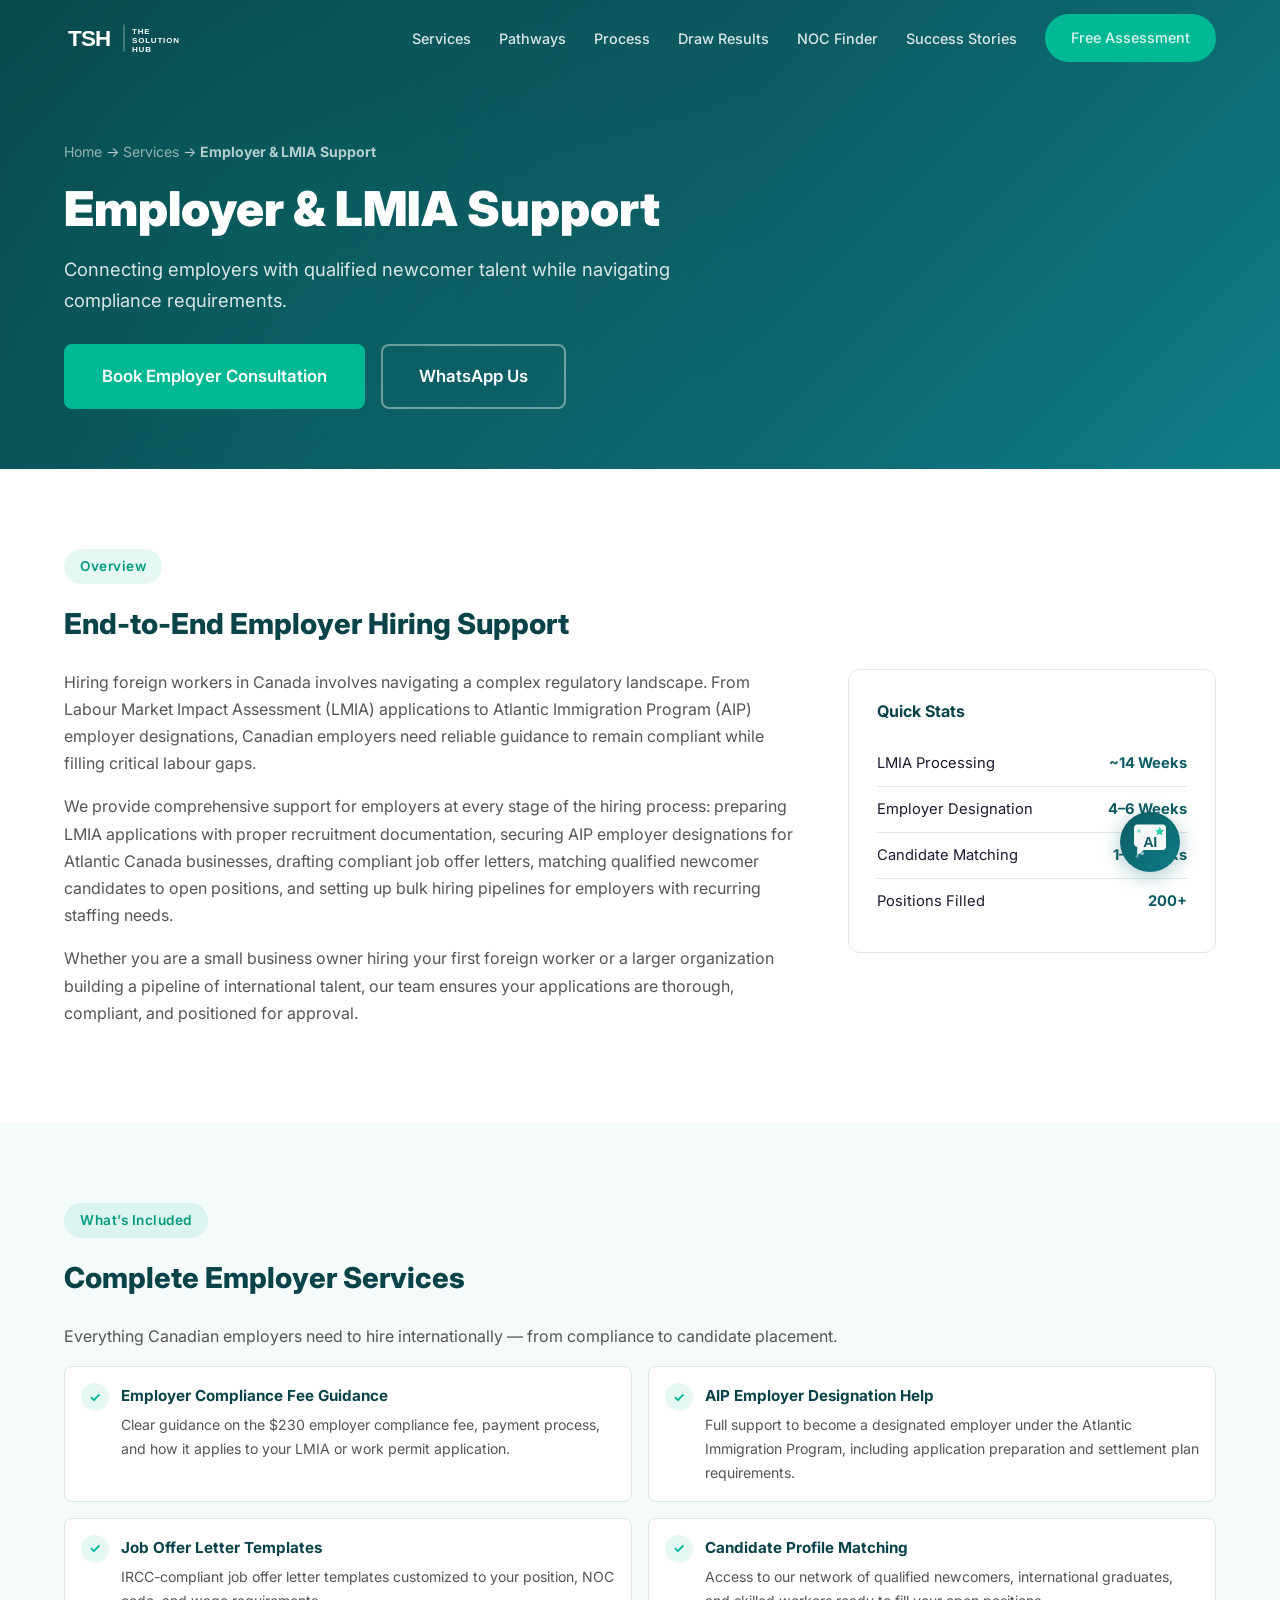
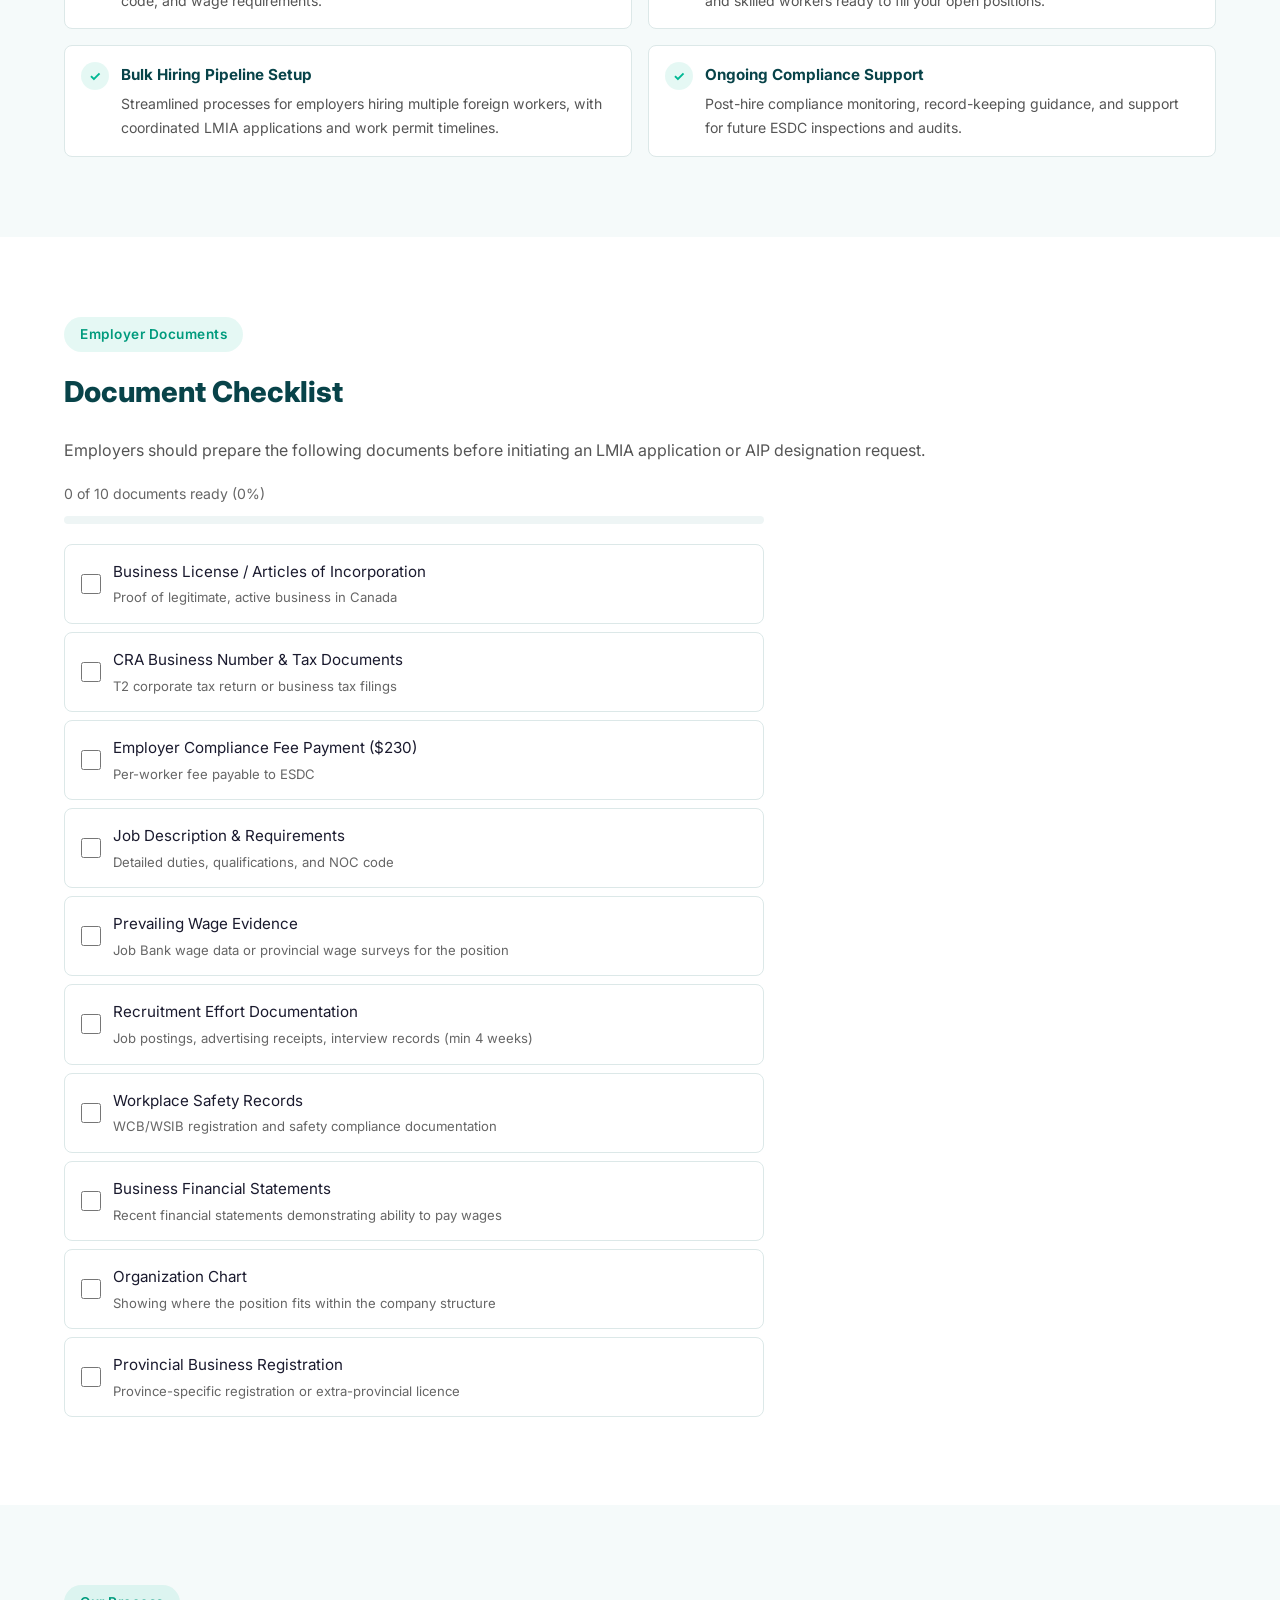
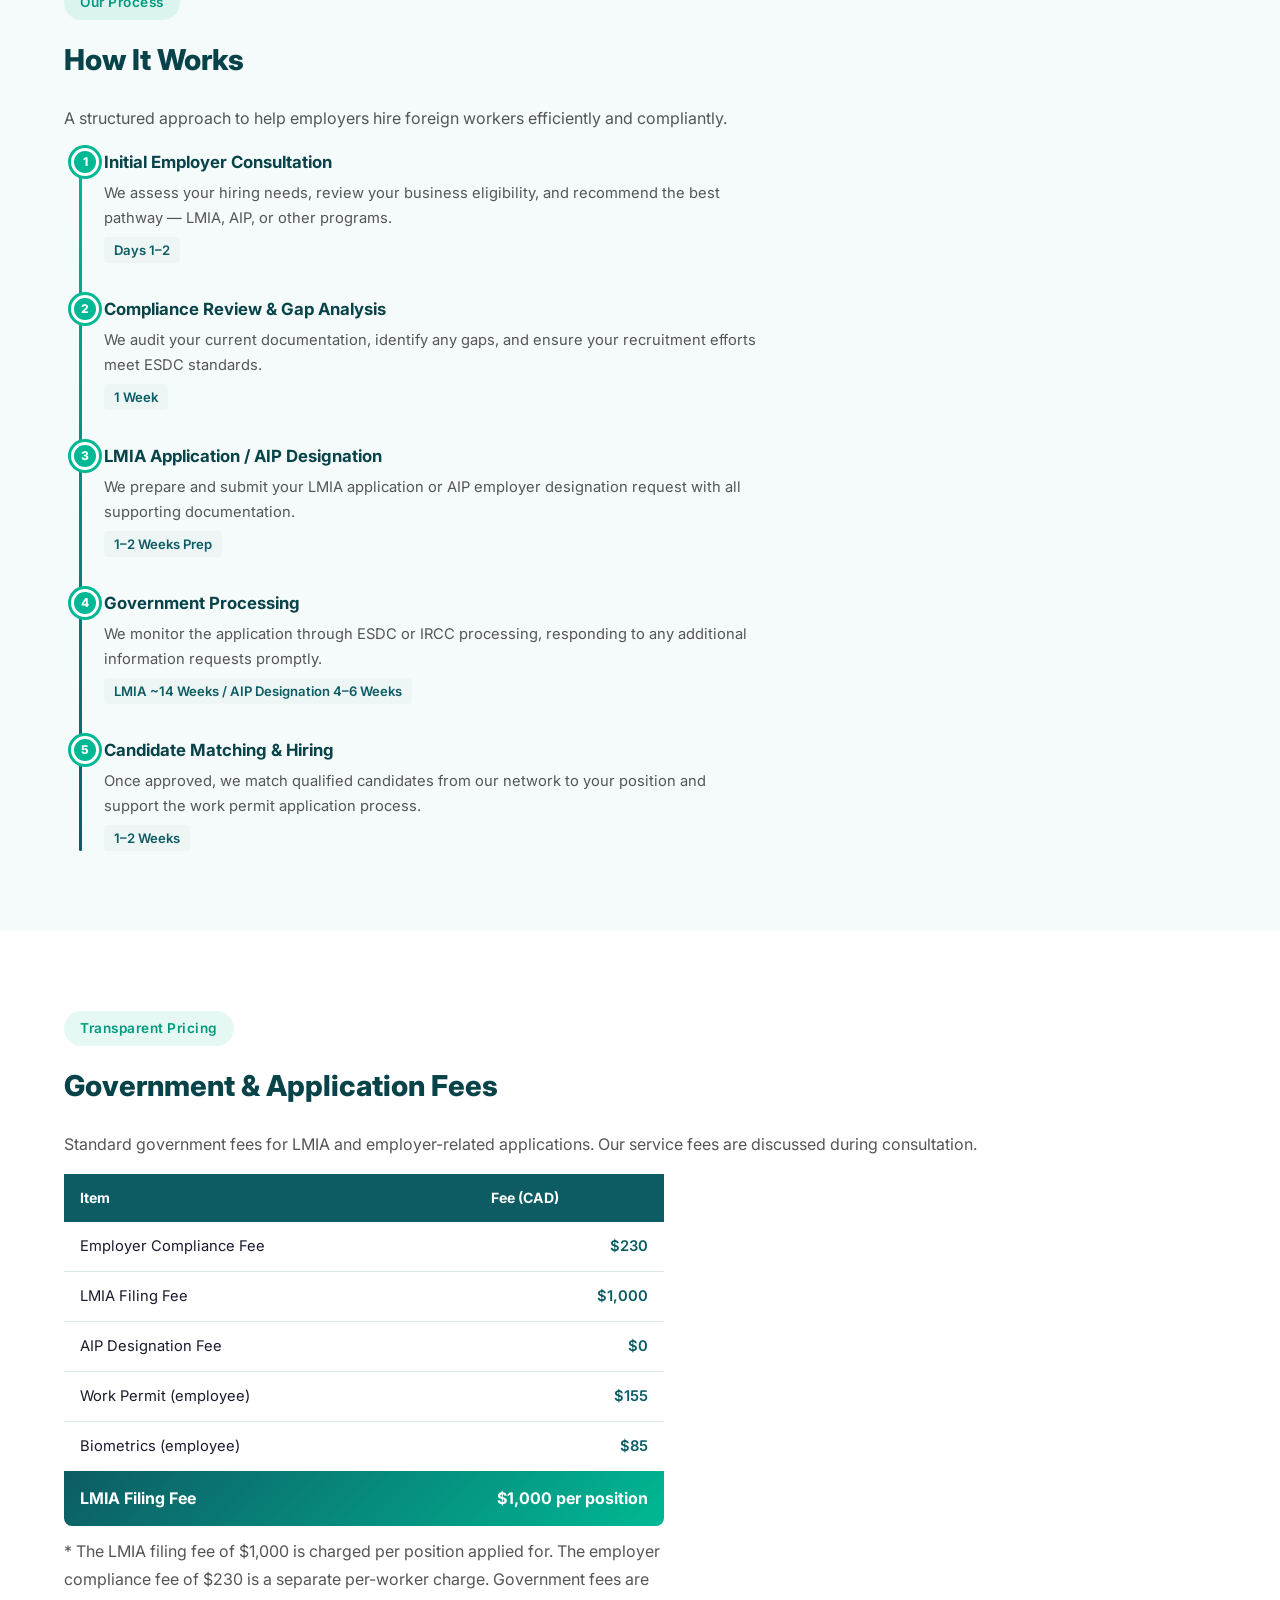
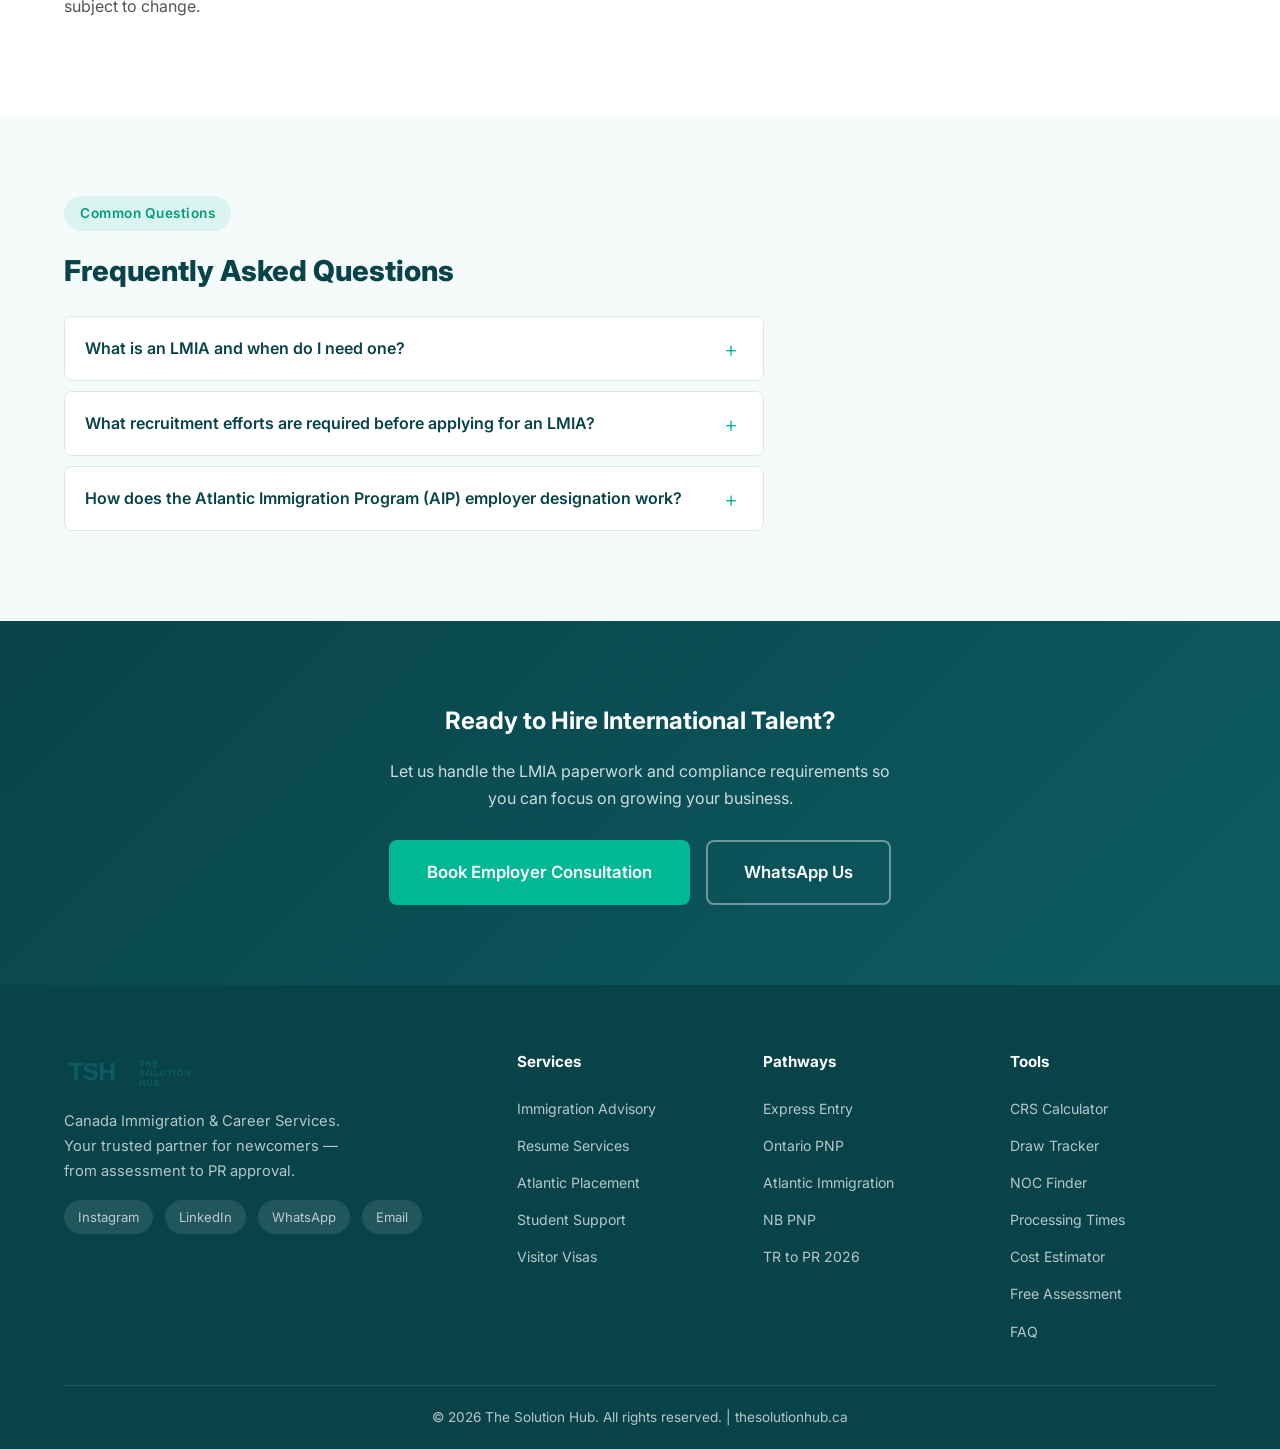
<file: services/employer-lmia.html>
<!DOCTYPE html>
<html lang="en">
<head>
  <meta charset="UTF-8">
  <meta name="viewport" content="width=device-width, initial-scale=1.0">
  <title>Employer &amp; LMIA Support — The Solution Hub</title>
  <link rel="icon" href="../images/logo.svg" type="image/svg+xml">
  <meta name="description" content="End-to-end employer support for hiring foreign workers. LMIA applications, AIP employer designation, job offer templates, candidate matching, and compliance guidance.">
  <link rel="stylesheet" href="../style.css">
  <link rel="stylesheet" href="service.css">
  <link rel="stylesheet" href="../chatbot/chatbot.css">
  <link rel="preconnect" href="https://fonts.googleapis.com">
  <link rel="preconnect" href="https://fonts.gstatic.com" crossorigin>
  <link href="https://fonts.googleapis.com/css2?family=Inter:wght@400;500;600;700;800;900&display=swap" rel="stylesheet">
</head>
<body>

  <!-- ========== NAVBAR ========== -->
  <nav class="navbar" id="navbar">
    <div class="container nav-container">
      <a href="../index.html" class="logo">
        <img src="../images/logo.svg" alt="The Solution Hub" class="logo-img">
      </a>
      <button class="nav-toggle" id="navToggle" aria-label="Toggle menu">
        <span></span><span></span><span></span>
      </button>
      <ul class="nav-links" id="navLinks">
        <li><a href="../index.html#services">Services</a></li>
        <li><a href="../index.html#pathways">Pathways</a></li>
        <li><a href="../index.html#process">Process</a></li>
        <li><a href="../index.html#draws">Draw Results</a></li>
        <li><a href="../index.html#noc-finder">NOC Finder</a></li>
        <li><a href="../index.html#testimonials">Success Stories</a></li>
        <li><a href="../index.html#assessment" class="btn btn-nav">Free Assessment</a></li>
      </ul>
    </div>
  </nav>

  <!-- ========== HERO ========== -->
  <section class="service-hero">
    <div class="container">
      <nav class="breadcrumb" aria-label="Breadcrumb">
        <a href="../index.html">Home</a> &rarr;
        <a href="../index.html#services">Services</a> &rarr;
        <strong>Employer &amp; LMIA Support</strong>
      </nav>
      <h1>Employer &amp; LMIA Support</h1>
      <p>Connecting employers with qualified newcomer talent while navigating compliance requirements.</p>
      <div class="service-hero-actions">
        <a href="https://calendly.com/thesolutionhub6/path-to-pr-with-nitish" target="_blank" rel="noopener noreferrer" class="btn btn-primary btn-lg">Book Employer Consultation</a>
        <a href="https://wa.me/14374272470?text=Hi%2C%20I%27m%20an%20employer%20interested%20in%20LMIA%20support." target="_blank" rel="noopener noreferrer" class="btn btn-outline btn-lg">WhatsApp Us</a>
      </div>
    </div>
  </section>

  <!-- ========== OVERVIEW ========== -->
  <section class="svc-section" id="overview">
    <div class="container">
      <span class="section-badge">Overview</span>
      <h2>End-to-End Employer Hiring Support</h2>
      <div class="overview-grid">
        <div class="overview-main">
          <p>Hiring foreign workers in Canada involves navigating a complex regulatory landscape. From Labour Market Impact Assessment (LMIA) applications to Atlantic Immigration Program (AIP) employer designations, Canadian employers need reliable guidance to remain compliant while filling critical labour gaps.</p>
          <p>We provide comprehensive support for employers at every stage of the hiring process: preparing LMIA applications with proper recruitment documentation, securing AIP employer designations for Atlantic Canada businesses, drafting compliant job offer letters, matching qualified newcomer candidates to open positions, and setting up bulk hiring pipelines for employers with recurring staffing needs.</p>
          <p>Whether you are a small business owner hiring your first foreign worker or a larger organization building a pipeline of international talent, our team ensures your applications are thorough, compliant, and positioned for approval.</p>
        </div>
        <aside class="overview-sidebar">
          <h3>Quick Stats</h3>
          <div class="sidebar-stat">
            <span>LMIA Processing</span>
            <span>~14 Weeks</span>
          </div>
          <div class="sidebar-stat">
            <span>Employer Designation</span>
            <span>4&ndash;6 Weeks</span>
          </div>
          <div class="sidebar-stat">
            <span>Candidate Matching</span>
            <span>1&ndash;2 Weeks</span>
          </div>
          <div class="sidebar-stat">
            <span>Positions Filled</span>
            <span>200+</span>
          </div>
        </aside>
      </div>
    </div>
  </section>

  <!-- ========== WHAT'S INCLUDED ========== -->
  <section class="svc-section alt" id="included">
    <div class="container">
      <span class="section-badge">What&rsquo;s Included</span>
      <h2>Complete Employer Services</h2>
      <p>Everything Canadian employers need to hire internationally &mdash; from compliance to candidate placement.</p>
      <div class="included-grid">
        <div class="included-item">
          <div class="included-check">&#10003;</div>
          <div>
            <h4>Employer Compliance Fee Guidance</h4>
            <p>Clear guidance on the $230 employer compliance fee, payment process, and how it applies to your LMIA or work permit application.</p>
          </div>
        </div>
        <div class="included-item">
          <div class="included-check">&#10003;</div>
          <div>
            <h4>AIP Employer Designation Help</h4>
            <p>Full support to become a designated employer under the Atlantic Immigration Program, including application preparation and settlement plan requirements.</p>
          </div>
        </div>
        <div class="included-item">
          <div class="included-check">&#10003;</div>
          <div>
            <h4>Job Offer Letter Templates</h4>
            <p>IRCC-compliant job offer letter templates customized to your position, NOC code, and wage requirements.</p>
          </div>
        </div>
        <div class="included-item">
          <div class="included-check">&#10003;</div>
          <div>
            <h4>Candidate Profile Matching</h4>
            <p>Access to our network of qualified newcomers, international graduates, and skilled workers ready to fill your open positions.</p>
          </div>
        </div>
        <div class="included-item">
          <div class="included-check">&#10003;</div>
          <div>
            <h4>Bulk Hiring Pipeline Setup</h4>
            <p>Streamlined processes for employers hiring multiple foreign workers, with coordinated LMIA applications and work permit timelines.</p>
          </div>
        </div>
        <div class="included-item">
          <div class="included-check">&#10003;</div>
          <div>
            <h4>Ongoing Compliance Support</h4>
            <p>Post-hire compliance monitoring, record-keeping guidance, and support for future ESDC inspections and audits.</p>
          </div>
        </div>
      </div>
    </div>
  </section>

  <!-- ========== DOCUMENT CHECKLIST ========== -->
  <section class="svc-section" id="documents">
    <div class="container">
      <span class="section-badge">Employer Documents</span>
      <h2>Document Checklist</h2>
      <p>Employers should prepare the following documents before initiating an LMIA application or AIP designation request.</p>
      <div class="doc-checklist">
        <div class="doc-progress">
          <span class="doc-progress-text">0 of 10 documents ready (0%)</span>
          <div class="doc-progress-bar">
            <div class="doc-progress-fill"></div>
          </div>
        </div>
        <div class="doc-item">
          <input type="checkbox" id="doc1">
          <label for="doc1">Business License / Articles of Incorporation<span class="doc-note">Proof of legitimate, active business in Canada</span></label>
        </div>
        <div class="doc-item">
          <input type="checkbox" id="doc2">
          <label for="doc2">CRA Business Number &amp; Tax Documents<span class="doc-note">T2 corporate tax return or business tax filings</span></label>
        </div>
        <div class="doc-item">
          <input type="checkbox" id="doc3">
          <label for="doc3">Employer Compliance Fee Payment ($230)<span class="doc-note">Per-worker fee payable to ESDC</span></label>
        </div>
        <div class="doc-item">
          <input type="checkbox" id="doc4">
          <label for="doc4">Job Description &amp; Requirements<span class="doc-note">Detailed duties, qualifications, and NOC code</span></label>
        </div>
        <div class="doc-item">
          <input type="checkbox" id="doc5">
          <label for="doc5">Prevailing Wage Evidence<span class="doc-note">Job Bank wage data or provincial wage surveys for the position</span></label>
        </div>
        <div class="doc-item">
          <input type="checkbox" id="doc6">
          <label for="doc6">Recruitment Effort Documentation<span class="doc-note">Job postings, advertising receipts, interview records (min 4 weeks)</span></label>
        </div>
        <div class="doc-item">
          <input type="checkbox" id="doc7">
          <label for="doc7">Workplace Safety Records<span class="doc-note">WCB/WSIB registration and safety compliance documentation</span></label>
        </div>
        <div class="doc-item">
          <input type="checkbox" id="doc8">
          <label for="doc8">Business Financial Statements<span class="doc-note">Recent financial statements demonstrating ability to pay wages</span></label>
        </div>
        <div class="doc-item">
          <input type="checkbox" id="doc9">
          <label for="doc9">Organization Chart<span class="doc-note">Showing where the position fits within the company structure</span></label>
        </div>
        <div class="doc-item">
          <input type="checkbox" id="doc10">
          <label for="doc10">Provincial Business Registration<span class="doc-note">Province-specific registration or extra-provincial licence</span></label>
        </div>
      </div>
    </div>
  </section>

  <!-- ========== TIMELINE ========== -->
  <section class="svc-section alt" id="timeline">
    <div class="container">
      <span class="section-badge">Our Process</span>
      <h2>How It Works</h2>
      <p>A structured approach to help employers hire foreign workers efficiently and compliantly.</p>
      <div class="timeline">
        <div class="timeline-item">
          <div class="timeline-dot">1</div>
          <h4>Initial Employer Consultation</h4>
          <p>We assess your hiring needs, review your business eligibility, and recommend the best pathway &mdash; LMIA, AIP, or other programs.</p>
          <span class="timeline-time">Days 1&ndash;2</span>
        </div>
        <div class="timeline-item">
          <div class="timeline-dot">2</div>
          <h4>Compliance Review &amp; Gap Analysis</h4>
          <p>We audit your current documentation, identify any gaps, and ensure your recruitment efforts meet ESDC standards.</p>
          <span class="timeline-time">1 Week</span>
        </div>
        <div class="timeline-item">
          <div class="timeline-dot">3</div>
          <h4>LMIA Application / AIP Designation</h4>
          <p>We prepare and submit your LMIA application or AIP employer designation request with all supporting documentation.</p>
          <span class="timeline-time">1&ndash;2 Weeks Prep</span>
        </div>
        <div class="timeline-item">
          <div class="timeline-dot">4</div>
          <h4>Government Processing</h4>
          <p>We monitor the application through ESDC or IRCC processing, responding to any additional information requests promptly.</p>
          <span class="timeline-time">LMIA ~14 Weeks / AIP Designation 4&ndash;6 Weeks</span>
        </div>
        <div class="timeline-item">
          <div class="timeline-dot">5</div>
          <h4>Candidate Matching &amp; Hiring</h4>
          <p>Once approved, we match qualified candidates from our network to your position and support the work permit application process.</p>
          <span class="timeline-time">1&ndash;2 Weeks</span>
        </div>
      </div>
    </div>
  </section>

  <!-- ========== FEES ========== -->
  <section class="svc-section" id="fees">
    <div class="container">
      <span class="section-badge">Transparent Pricing</span>
      <h2>Government &amp; Application Fees</h2>
      <p>Standard government fees for LMIA and employer-related applications. Our service fees are discussed during consultation.</p>
      <div class="fees-wrapper">
        <table class="fees-table">
          <thead>
            <tr>
              <th>Item</th>
              <th>Fee (CAD)</th>
            </tr>
          </thead>
          <tbody>
            <tr>
              <td>Employer Compliance Fee</td>
              <td>$230</td>
            </tr>
            <tr>
              <td>LMIA Filing Fee</td>
              <td>$1,000</td>
            </tr>
            <tr>
              <td>AIP Designation Fee</td>
              <td>$0</td>
            </tr>
            <tr>
              <td>Work Permit (employee)</td>
              <td>$155</td>
            </tr>
            <tr>
              <td>Biometrics (employee)</td>
              <td>$85</td>
            </tr>
          </tbody>
        </table>
        <div class="fees-total">
          <span>LMIA Filing Fee</span>
          <span>$1,000 per position</span>
        </div>
        <p class="fees-note">* The LMIA filing fee of $1,000 is charged per position applied for. The employer compliance fee of $230 is a separate per-worker charge. Government fees are subject to change.</p>
      </div>
    </div>
  </section>

  <!-- ========== FAQ ========== -->
  <section class="svc-section alt" id="faq">
    <div class="container">
      <span class="section-badge">Common Questions</span>
      <h2>Frequently Asked Questions</h2>
      <div class="svc-faq">
        <div class="faq-list">
          <div class="faq-item">
            <button class="faq-question" onclick="toggleFaq(this)">
              What is an LMIA and when do I need one?
              <span class="faq-icon">+</span>
            </button>
            <div class="faq-answer">
              <p>A Labour Market Impact Assessment (LMIA) is a document from Employment and Social Development Canada (ESDC) that confirms there is a need for a foreign worker to fill a job and that no Canadian worker is available to do it. Most employers need a positive LMIA before a foreign worker can apply for a work permit. However, some programs like the Atlantic Immigration Program (AIP) and certain LMIA-exempt categories do not require one. During our consultation, we determine which pathway applies to your situation.</p>
            </div>
          </div>
          <div class="faq-item">
            <button class="faq-question" onclick="toggleFaq(this)">
              What recruitment efforts are required before applying for an LMIA?
              <span class="faq-icon">+</span>
            </button>
            <div class="faq-answer">
              <p>ESDC requires employers to demonstrate that they made genuine efforts to hire Canadians and permanent residents before offering the position to a foreign worker. This typically includes posting the job on the Government of Canada Job Bank for at least 28 days and advertising through at least two additional recruitment methods appropriate for the position. You must document all applications received, interviews conducted, and reasons for not hiring Canadian applicants. We guide you through this entire process to ensure your recruitment documentation is bulletproof.</p>
            </div>
          </div>
          <div class="faq-item">
            <button class="faq-question" onclick="toggleFaq(this)">
              How does the Atlantic Immigration Program (AIP) employer designation work?
              <span class="faq-icon">+</span>
            </button>
            <div class="faq-answer">
              <p>To hire through the AIP, your business must first become a designated employer. This involves applying to your provincial government (New Brunswick, Nova Scotia, Prince Edward Island, or Newfoundland and Labrador) and demonstrating that your business is in good standing, you have not been found non-compliant with immigration programs, and you commit to supporting the newcomer&rsquo;s settlement. Designation is free and typically takes 4 to 6 weeks. Once designated, you can make job offers to foreign workers without needing an LMIA, significantly speeding up the hiring process.</p>
            </div>
          </div>
        </div>
      </div>
    </div>
  </section>

  <!-- ========== CTA ========== -->
  <section class="svc-cta">
    <div class="container">
      <h2>Ready to Hire International Talent?</h2>
      <p>Let us handle the LMIA paperwork and compliance requirements so you can focus on growing your business.</p>
      <div class="svc-cta-actions">
        <a href="https://calendly.com/thesolutionhub6/path-to-pr-with-nitish" target="_blank" rel="noopener noreferrer" class="btn btn-primary btn-lg">Book Employer Consultation</a>
        <a href="https://wa.me/14374272470?text=Hi%2C%20I%27m%20an%20employer%20interested%20in%20LMIA%20and%20hiring%20support." target="_blank" rel="noopener noreferrer" class="btn btn-outline btn-lg">WhatsApp Us</a>
      </div>
    </div>
  </section>

  <!-- ========== WHATSAPP FLOATING BUTTON ========== -->
  <a href="https://wa.me/14374272470?text=Hi%2C%20I%27m%20an%20employer%20interested%20in%20your%20LMIA%20and%20hiring%20services." target="_blank" rel="noopener noreferrer" class="whatsapp-float" id="whatsappFloat" title="Chat with us on WhatsApp">
    <svg viewBox="0 0 32 32" width="28" height="28" fill="#fff"><path d="M16.004 0h-.008C7.174 0 0 7.176 0 16c0 3.5 1.128 6.744 3.046 9.378L1.054 31.29l6.118-1.962A15.92 15.92 0 0 0 16.004 32C24.826 32 32 24.822 32 16S24.826 0 16.004 0zm9.336 22.594c-.39 1.1-1.932 2.014-3.18 2.28-.854.18-1.968.324-5.72-1.23-4.804-1.988-7.896-6.862-8.136-7.18-.228-.318-1.932-2.574-1.932-4.908s1.224-3.486 1.656-3.96c.432-.474.942-.594 1.254-.594.312 0 .624.002.894.016.288.016.672-.108 1.05.804.39.936 1.326 3.27 1.44 3.51.114.24.192.516.036.834-.156.318-.234.516-.468.792s-.492.618-.702.828c-.234.234-.48.486-.204.954.276.468 1.224 2.016 2.628 3.264 1.806 1.602 3.33 2.1 3.798 2.334.468.234.744.198 1.014-.12.276-.318 1.17-1.362 1.482-1.836.312-.468.624-.39 1.056-.234.432.156 2.76 1.302 3.228 1.536.468.234.78.354.894.546.114.192.114 1.11-.276 2.178z"/></svg>
    <span class="whatsapp-tooltip">Chat with us</span>
  </a>

  <!-- ========== FOOTER ========== -->
  <footer class="footer">
    <div class="container">
      <div class="footer-grid">
        <div class="footer-brand">
          <a href="../index.html" class="logo">
            <img src="../images/logo-full.svg" alt="The Solution Hub" class="footer-logo-img">
          </a>
          <p>Canada Immigration &amp; Career Services. Your trusted partner for newcomers &mdash; from assessment to PR approval.</p>
          <div class="footer-social">
            <a href="https://www.instagram.com/thesolutionhub_/" target="_blank" rel="noopener noreferrer" title="Instagram">Instagram</a>
            <a href="https://www.linkedin.com/company/the-solution-hub6/" target="_blank" rel="noopener noreferrer" title="LinkedIn">LinkedIn</a>
            <a href="https://wa.me/14374272470" target="_blank" rel="noopener noreferrer" title="WhatsApp">WhatsApp</a>
            <a href="mailto:Info@thesolutionhub.ca" title="Email">Email</a>
          </div>
        </div>
        <div class="footer-links">
          <h4>Services</h4>
          <ul>
            <li><a href="../index.html#services">Immigration Advisory</a></li>
            <li><a href="resume-career.html">Resume Services</a></li>
            <li><a href="../index.html#services">Atlantic Placement</a></li>
            <li><a href="../index.html#services">Student Support</a></li>
            <li><a href="visitor-family.html">Visitor Visas</a></li>
          </ul>
        </div>
        <div class="footer-links">
          <h4>Pathways</h4>
          <ul>
            <li><a href="../index.html#pathways">Express Entry</a></li>
            <li><a href="../index.html#pathways">Ontario PNP</a></li>
            <li><a href="../index.html#pathways">Atlantic Immigration</a></li>
            <li><a href="../index.html#pathways">NB PNP</a></li>
            <li><a href="../index.html#pathways">TR to PR 2026</a></li>
          </ul>
        </div>
        <div class="footer-links">
          <h4>Tools</h4>
          <ul>
            <li><a href="../index.html#crs-calculator">CRS Calculator</a></li>
            <li><a href="../index.html#draws">Draw Tracker</a></li>
            <li><a href="../index.html#noc-finder">NOC Finder</a></li>
            <li><a href="../index.html#processing-times">Processing Times</a></li>
            <li><a href="../index.html#cost-estimator">Cost Estimator</a></li>
            <li><a href="../index.html#assessment">Free Assessment</a></li>
            <li><a href="../index.html#faq">FAQ</a></li>
          </ul>
        </div>
      </div>
      <div class="footer-bottom">
        <p>&copy; 2026 The Solution Hub. All rights reserved. | thesolutionhub.ca</p>
      </div>
    </div>
  </footer>

  <script src="service.js"></script>
  <script src="../chatbot/chatbot.js"></script>
  <!-- Back to Top Button -->
  <button class="back-to-top" id="backToTop" aria-label="Back to top" onclick="window.scrollTo({top:0,behavior:'smooth'})"><svg viewBox="0 0 24 24" fill="none" stroke="currentColor" stroke-width="2.5" stroke-linecap="round" stroke-linejoin="round"><polyline points="18 15 12 9 6 15"/></svg></button>
</body>
</html>
</file>
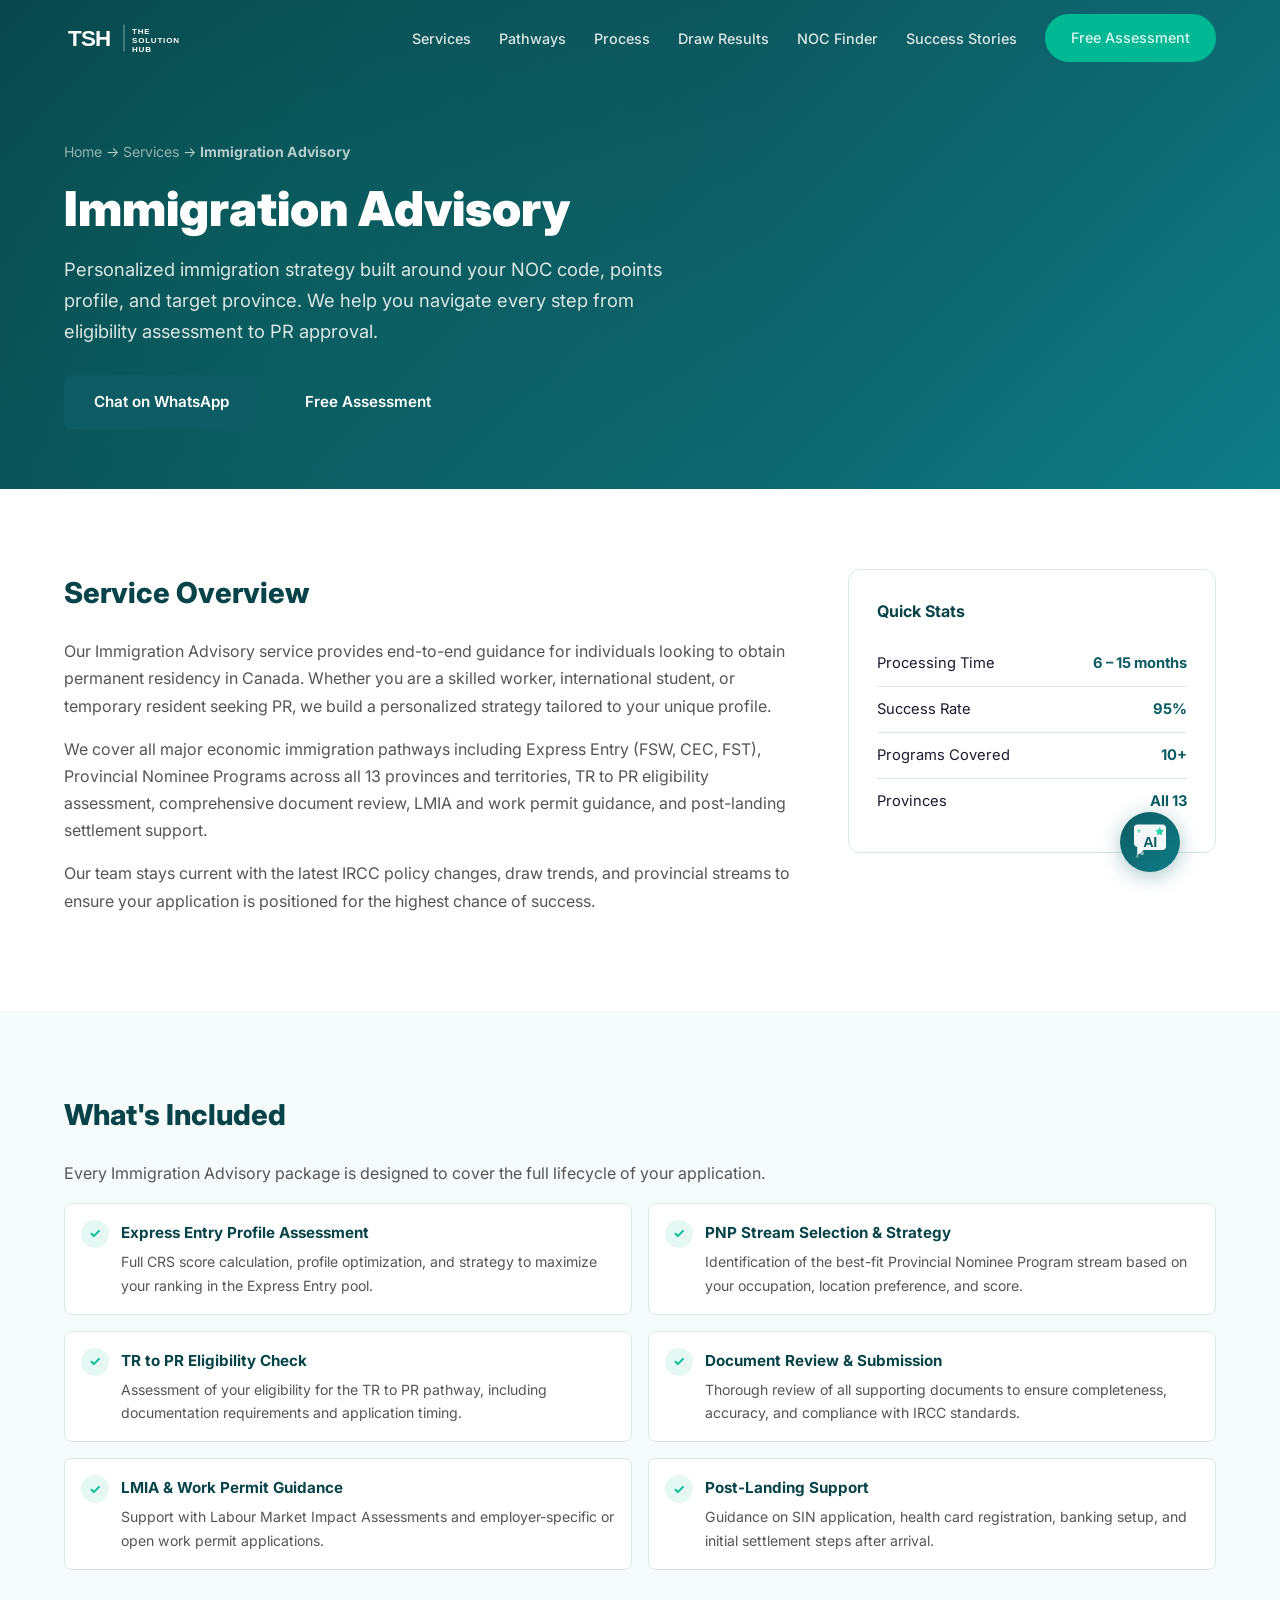
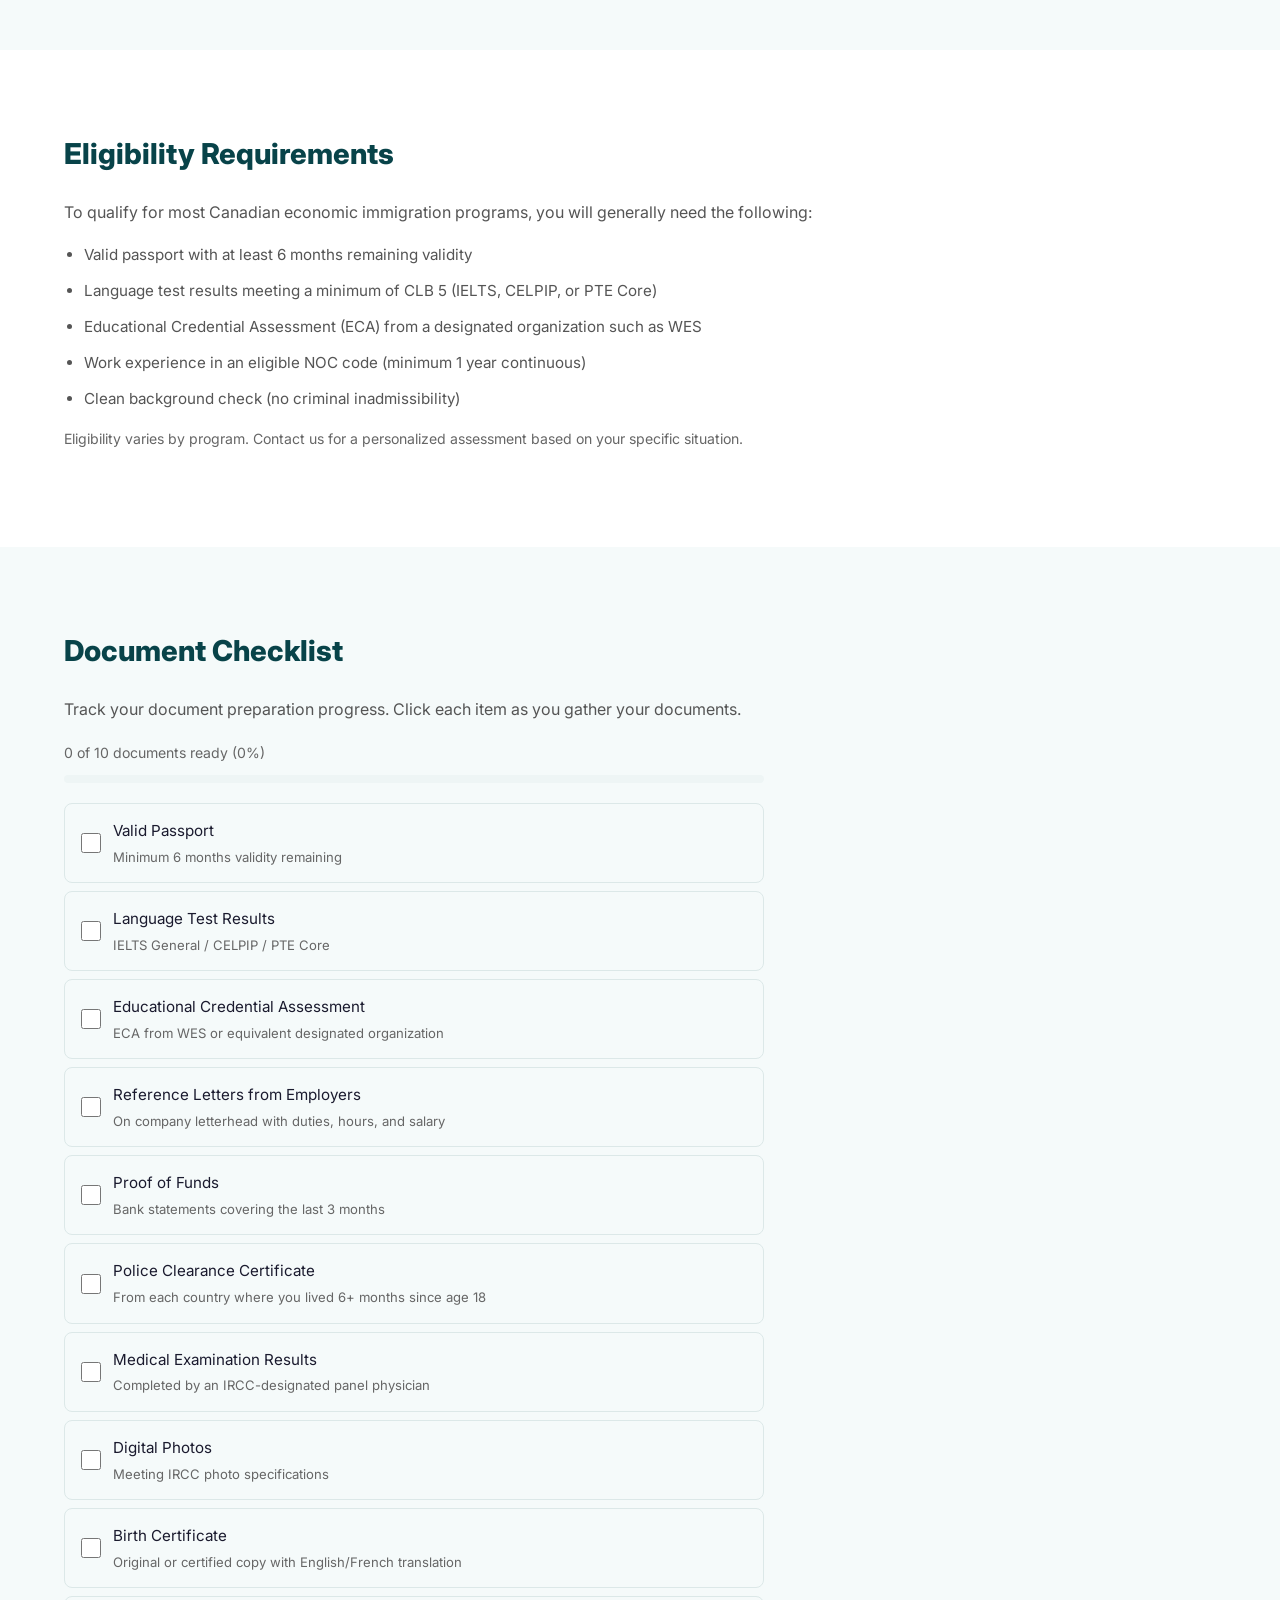
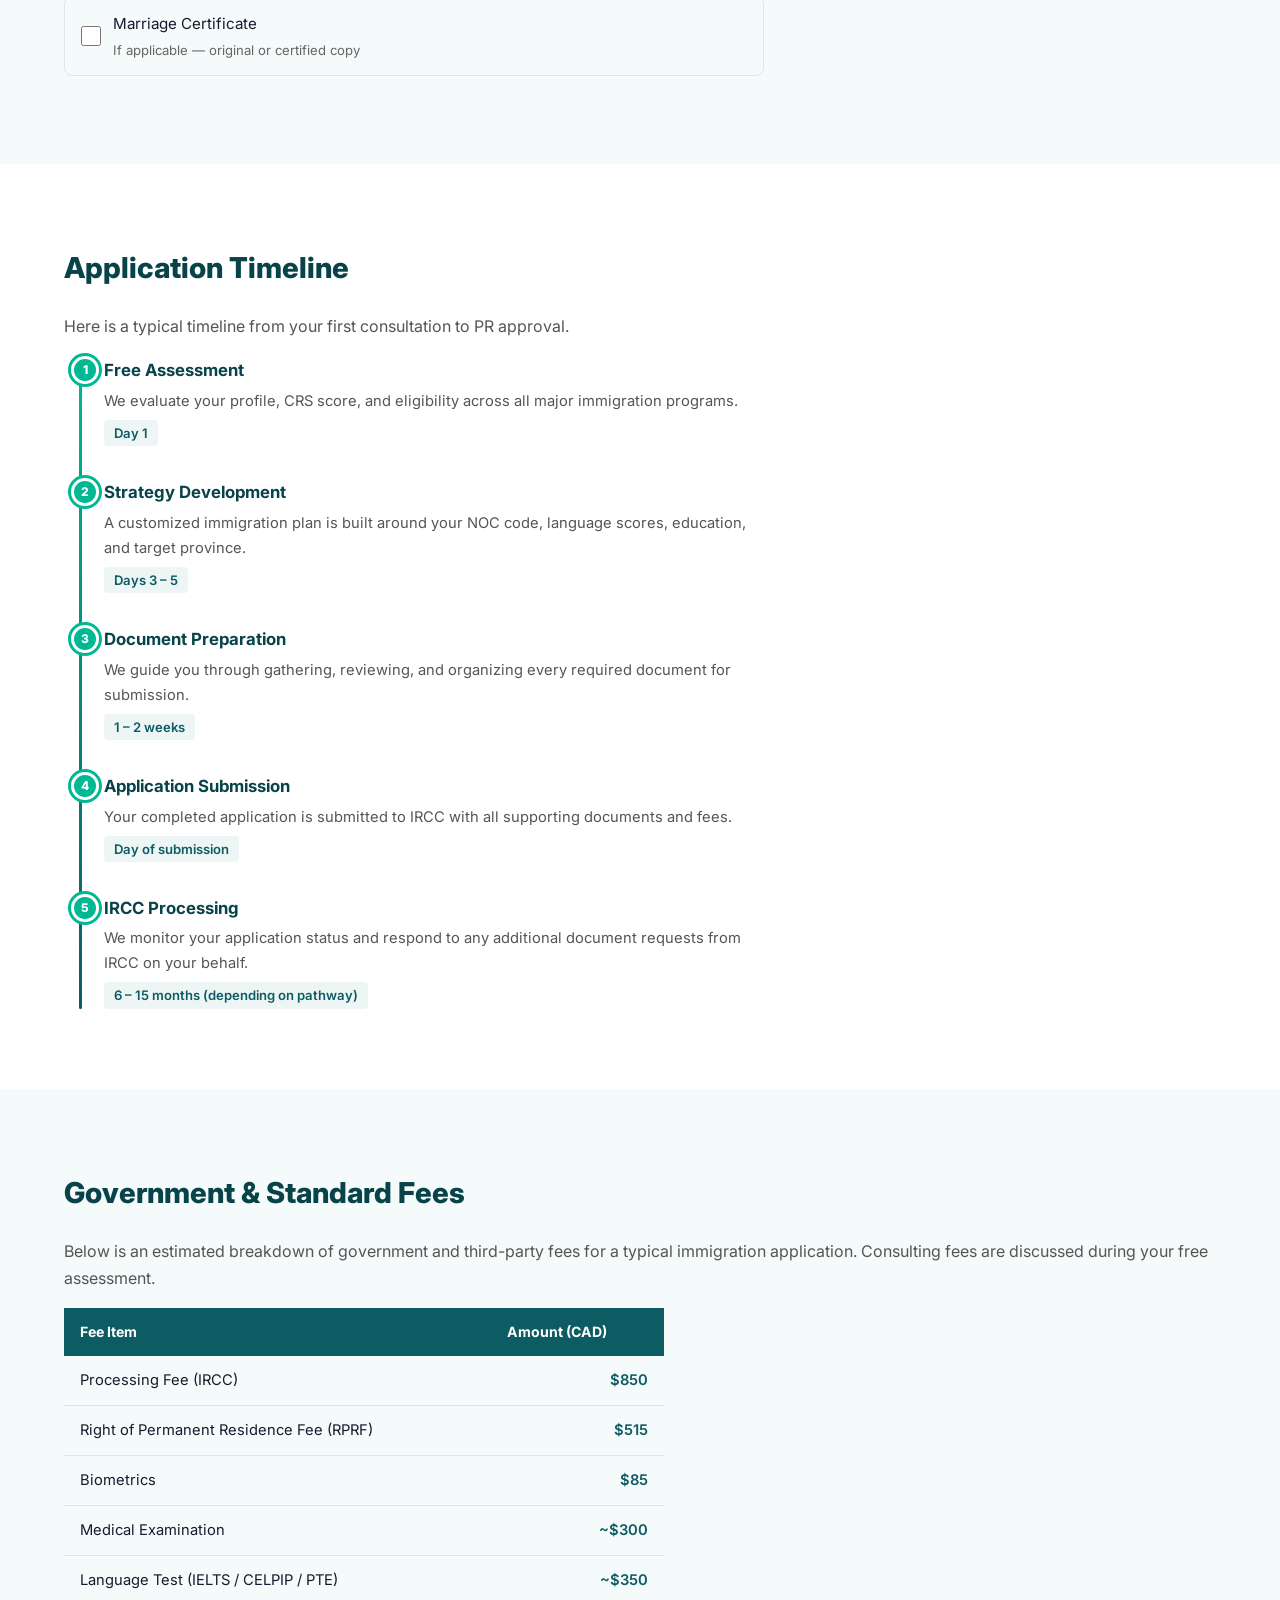
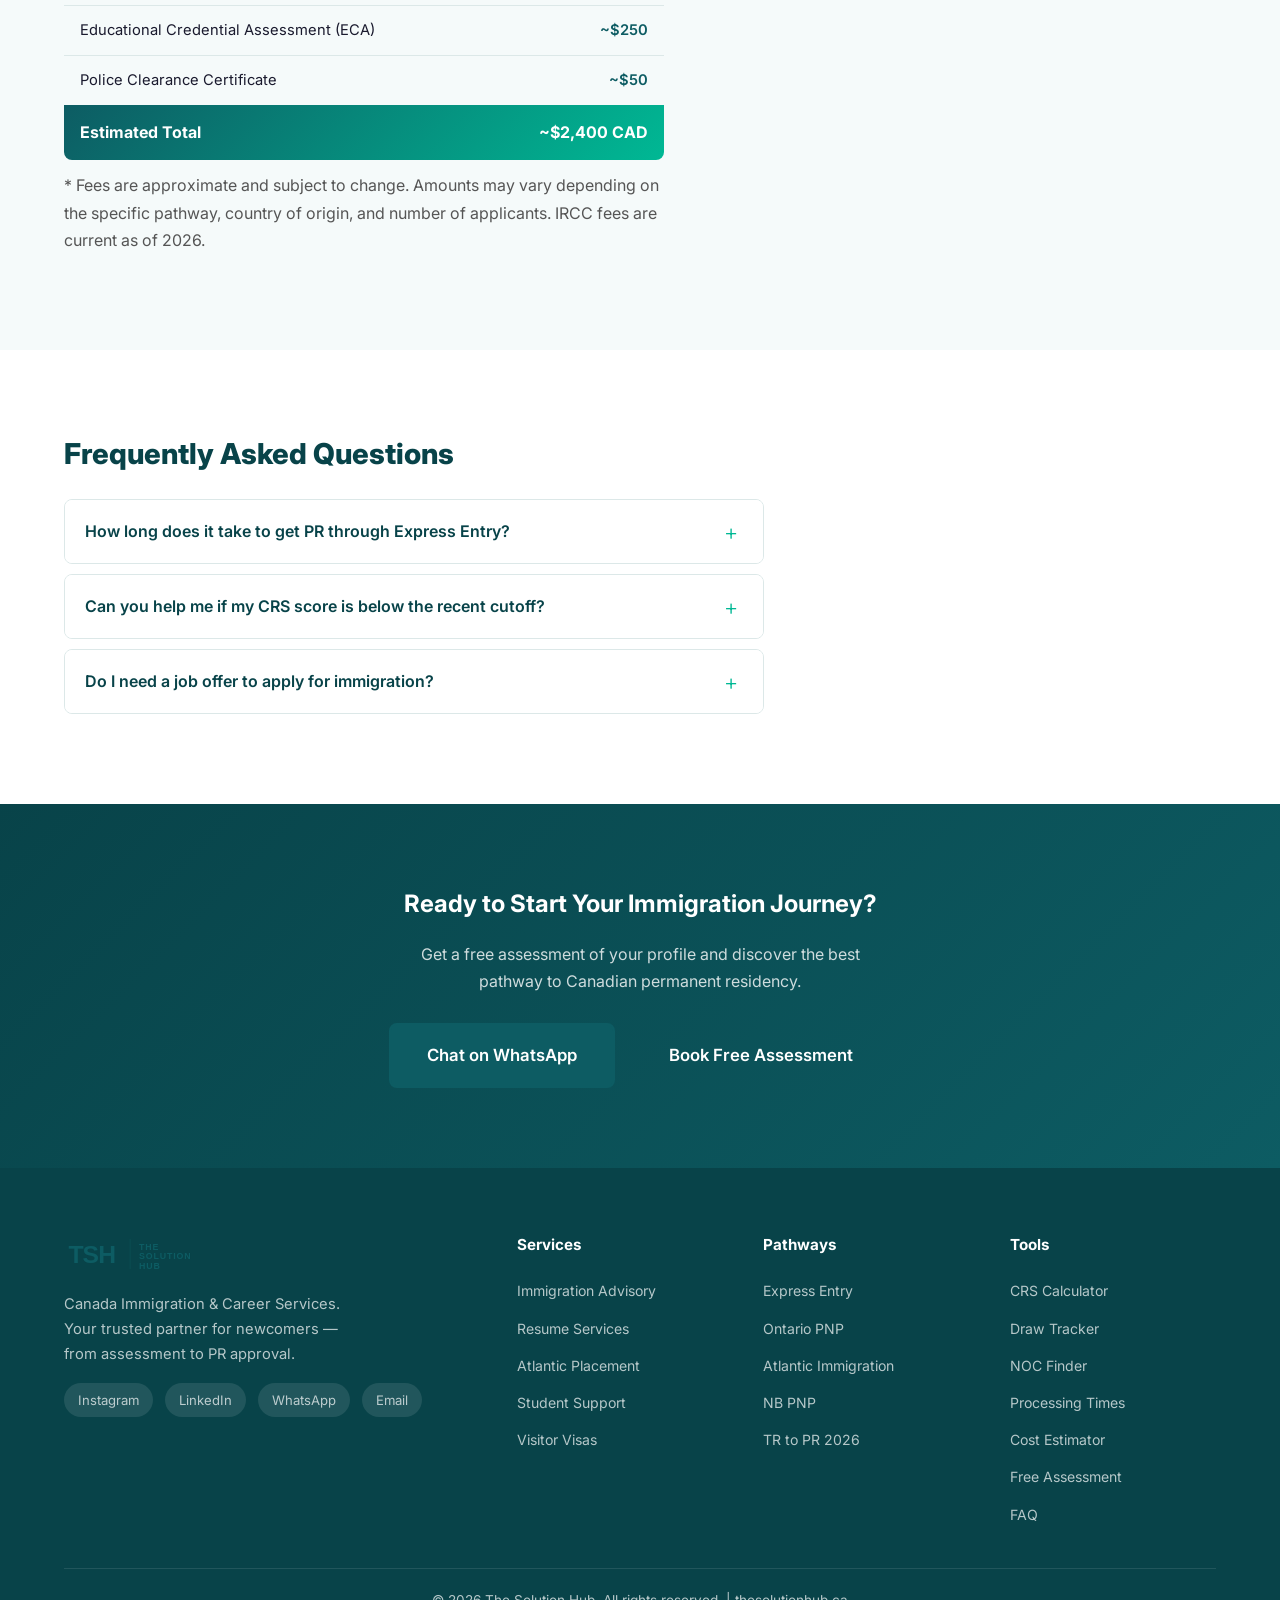
<file: services/immigration-advisory.html>
<!DOCTYPE html>
<html lang="en">
<head>
  <meta charset="UTF-8">
  <meta name="viewport" content="width=device-width, initial-scale=1.0">
  <title>Immigration Advisory — The Solution Hub</title>
  <link rel="icon" href="../images/logo.svg" type="image/svg+xml">
  <meta name="description" content="Personalized immigration strategy built around your NOC code, points profile, and target province. Expert guidance for Express Entry, PNP, and TR to PR pathways.">
  <link rel="stylesheet" href="../style.css">
  <link rel="stylesheet" href="service.css">
  <link rel="stylesheet" href="../chatbot/chatbot.css">
  <link rel="preconnect" href="https://fonts.googleapis.com">
  <link rel="preconnect" href="https://fonts.gstatic.com" crossorigin>
  <link href="https://fonts.googleapis.com/css2?family=Inter:wght@400;500;600;700;800;900&display=swap" rel="stylesheet">
</head>
<body>

  <!-- ========== NAVBAR ========== -->
  <nav class="navbar" id="navbar">
    <div class="container nav-container">
      <a href="../index.html" class="logo">
        <img src="../images/logo.svg" alt="The Solution Hub" class="logo-img">
      </a>
      <button class="nav-toggle" id="navToggle" aria-label="Toggle menu">
        <span></span><span></span><span></span>
      </button>
      <ul class="nav-links" id="navLinks">
        <li><a href="../index.html#services">Services</a></li>
        <li><a href="../index.html#pathways">Pathways</a></li>
        <li><a href="../index.html#process">Process</a></li>
        <li><a href="../index.html#draws">Draw Results</a></li>
        <li><a href="../index.html#noc-finder">NOC Finder</a></li>
        <li><a href="../index.html#testimonials">Success Stories</a></li>
        <li><a href="../index.html#assessment" class="btn btn-nav">Free Assessment</a></li>
      </ul>
    </div>
  </nav>

  <!-- ========== HERO ========== -->
  <section class="service-hero">
    <div class="container">
      <nav class="breadcrumb" aria-label="Breadcrumb">
        <a href="../index.html">Home</a> &rarr;
        <a href="../index.html#services">Services</a> &rarr;
        <strong>Immigration Advisory</strong>
      </nav>
      <h1>Immigration Advisory</h1>
      <p>Personalized immigration strategy built around your NOC code, points profile, and target province. We help you navigate every step from eligibility assessment to PR approval.</p>
      <div class="service-hero-actions">
        <a href="https://wa.me/14374272470?text=Hi%2C%20I%27m%20interested%20in%20Immigration%20Advisory%20services." target="_blank" rel="noopener noreferrer" class="btn btn-accent">Chat on WhatsApp</a>
        <a href="../index.html#assessment" class="btn btn-outline-light">Free Assessment</a>
      </div>
    </div>
  </section>

  <!-- ========== OVERVIEW ========== -->
  <section class="svc-section">
    <div class="container">
      <div class="overview-grid">
        <div class="overview-main">
          <h2>Service Overview</h2>
          <p>Our Immigration Advisory service provides end-to-end guidance for individuals looking to obtain permanent residency in Canada. Whether you are a skilled worker, international student, or temporary resident seeking PR, we build a personalized strategy tailored to your unique profile.</p>
          <p>We cover all major economic immigration pathways including Express Entry (FSW, CEC, FST), Provincial Nominee Programs across all 13 provinces and territories, TR to PR eligibility assessment, comprehensive document review, LMIA and work permit guidance, and post-landing settlement support.</p>
          <p>Our team stays current with the latest IRCC policy changes, draw trends, and provincial streams to ensure your application is positioned for the highest chance of success.</p>
        </div>
        <aside class="overview-sidebar">
          <h3>Quick Stats</h3>
          <div class="sidebar-stat">
            <span>Processing Time</span>
            <span>6 &ndash; 15 months</span>
          </div>
          <div class="sidebar-stat">
            <span>Success Rate</span>
            <span>95%</span>
          </div>
          <div class="sidebar-stat">
            <span>Programs Covered</span>
            <span>10+</span>
          </div>
          <div class="sidebar-stat">
            <span>Provinces</span>
            <span>All 13</span>
          </div>
        </aside>
      </div>
    </div>
  </section>

  <!-- ========== WHAT'S INCLUDED ========== -->
  <section class="svc-section alt">
    <div class="container">
      <h2>What's Included</h2>
      <p>Every Immigration Advisory package is designed to cover the full lifecycle of your application.</p>
      <div class="included-grid">
        <div class="included-item">
          <div class="included-check">&#10003;</div>
          <div>
            <h4>Express Entry Profile Assessment</h4>
            <p>Full CRS score calculation, profile optimization, and strategy to maximize your ranking in the Express Entry pool.</p>
          </div>
        </div>
        <div class="included-item">
          <div class="included-check">&#10003;</div>
          <div>
            <h4>PNP Stream Selection &amp; Strategy</h4>
            <p>Identification of the best-fit Provincial Nominee Program stream based on your occupation, location preference, and score.</p>
          </div>
        </div>
        <div class="included-item">
          <div class="included-check">&#10003;</div>
          <div>
            <h4>TR to PR Eligibility Check</h4>
            <p>Assessment of your eligibility for the TR to PR pathway, including documentation requirements and application timing.</p>
          </div>
        </div>
        <div class="included-item">
          <div class="included-check">&#10003;</div>
          <div>
            <h4>Document Review &amp; Submission</h4>
            <p>Thorough review of all supporting documents to ensure completeness, accuracy, and compliance with IRCC standards.</p>
          </div>
        </div>
        <div class="included-item">
          <div class="included-check">&#10003;</div>
          <div>
            <h4>LMIA &amp; Work Permit Guidance</h4>
            <p>Support with Labour Market Impact Assessments and employer-specific or open work permit applications.</p>
          </div>
        </div>
        <div class="included-item">
          <div class="included-check">&#10003;</div>
          <div>
            <h4>Post-Landing Support</h4>
            <p>Guidance on SIN application, health card registration, banking setup, and initial settlement steps after arrival.</p>
          </div>
        </div>
      </div>
    </div>
  </section>

  <!-- ========== ELIGIBILITY ========== -->
  <section class="svc-section">
    <div class="container">
      <h2>Eligibility Requirements</h2>
      <p>To qualify for most Canadian economic immigration programs, you will generally need the following:</p>
      <ul class="eligibility-list" style="max-width:700px; padding-left:20px; list-style:disc;">
        <li style="margin-bottom:10px; color:var(--text-light); font-size:0.95rem;">Valid passport with at least 6 months remaining validity</li>
        <li style="margin-bottom:10px; color:var(--text-light); font-size:0.95rem;">Language test results meeting a minimum of CLB 5 (IELTS, CELPIP, or PTE Core)</li>
        <li style="margin-bottom:10px; color:var(--text-light); font-size:0.95rem;">Educational Credential Assessment (ECA) from a designated organization such as WES</li>
        <li style="margin-bottom:10px; color:var(--text-light); font-size:0.95rem;">Work experience in an eligible NOC code (minimum 1 year continuous)</li>
        <li style="margin-bottom:10px; color:var(--text-light); font-size:0.95rem;">Clean background check (no criminal inadmissibility)</li>
      </ul>
      <p style="color:var(--text-muted); font-size:0.88rem; margin-top:16px;">Eligibility varies by program. Contact us for a personalized assessment based on your specific situation.</p>
    </div>
  </section>

  <!-- ========== DOCUMENT CHECKLIST ========== -->
  <section class="svc-section alt">
    <div class="container">
      <h2>Document Checklist</h2>
      <p>Track your document preparation progress. Click each item as you gather your documents.</p>
      <div class="doc-checklist">
        <div class="doc-progress">
          <span class="doc-progress-text">0 of 10 documents ready (0%)</span>
          <div class="doc-progress-bar"><div class="doc-progress-fill"></div></div>
        </div>
        <div class="doc-item">
          <input type="checkbox" id="doc1">
          <label for="doc1">Valid Passport <span class="doc-note">Minimum 6 months validity remaining</span></label>
        </div>
        <div class="doc-item">
          <input type="checkbox" id="doc2">
          <label for="doc2">Language Test Results <span class="doc-note">IELTS General / CELPIP / PTE Core</span></label>
        </div>
        <div class="doc-item">
          <input type="checkbox" id="doc3">
          <label for="doc3">Educational Credential Assessment <span class="doc-note">ECA from WES or equivalent designated organization</span></label>
        </div>
        <div class="doc-item">
          <input type="checkbox" id="doc4">
          <label for="doc4">Reference Letters from Employers <span class="doc-note">On company letterhead with duties, hours, and salary</span></label>
        </div>
        <div class="doc-item">
          <input type="checkbox" id="doc5">
          <label for="doc5">Proof of Funds <span class="doc-note">Bank statements covering the last 3 months</span></label>
        </div>
        <div class="doc-item">
          <input type="checkbox" id="doc6">
          <label for="doc6">Police Clearance Certificate <span class="doc-note">From each country where you lived 6+ months since age 18</span></label>
        </div>
        <div class="doc-item">
          <input type="checkbox" id="doc7">
          <label for="doc7">Medical Examination Results <span class="doc-note">Completed by an IRCC-designated panel physician</span></label>
        </div>
        <div class="doc-item">
          <input type="checkbox" id="doc8">
          <label for="doc8">Digital Photos <span class="doc-note">Meeting IRCC photo specifications</span></label>
        </div>
        <div class="doc-item">
          <input type="checkbox" id="doc9">
          <label for="doc9">Birth Certificate <span class="doc-note">Original or certified copy with English/French translation</span></label>
        </div>
        <div class="doc-item">
          <input type="checkbox" id="doc10">
          <label for="doc10">Marriage Certificate <span class="doc-note">If applicable &mdash; original or certified copy</span></label>
        </div>
      </div>
    </div>
  </section>

  <!-- ========== TIMELINE ========== -->
  <section class="svc-section">
    <div class="container">
      <h2>Application Timeline</h2>
      <p>Here is a typical timeline from your first consultation to PR approval.</p>
      <div class="timeline">
        <div class="timeline-item">
          <div class="timeline-dot">1</div>
          <h4>Free Assessment</h4>
          <p>We evaluate your profile, CRS score, and eligibility across all major immigration programs.</p>
          <span class="timeline-time">Day 1</span>
        </div>
        <div class="timeline-item">
          <div class="timeline-dot">2</div>
          <h4>Strategy Development</h4>
          <p>A customized immigration plan is built around your NOC code, language scores, education, and target province.</p>
          <span class="timeline-time">Days 3 &ndash; 5</span>
        </div>
        <div class="timeline-item">
          <div class="timeline-dot">3</div>
          <h4>Document Preparation</h4>
          <p>We guide you through gathering, reviewing, and organizing every required document for submission.</p>
          <span class="timeline-time">1 &ndash; 2 weeks</span>
        </div>
        <div class="timeline-item">
          <div class="timeline-dot">4</div>
          <h4>Application Submission</h4>
          <p>Your completed application is submitted to IRCC with all supporting documents and fees.</p>
          <span class="timeline-time">Day of submission</span>
        </div>
        <div class="timeline-item">
          <div class="timeline-dot">5</div>
          <h4>IRCC Processing</h4>
          <p>We monitor your application status and respond to any additional document requests from IRCC on your behalf.</p>
          <span class="timeline-time">6 &ndash; 15 months (depending on pathway)</span>
        </div>
      </div>
    </div>
  </section>

  <!-- ========== FEES ========== -->
  <section class="svc-section alt">
    <div class="container">
      <h2>Government &amp; Standard Fees</h2>
      <p>Below is an estimated breakdown of government and third-party fees for a typical immigration application. Consulting fees are discussed during your free assessment.</p>
      <div class="fees-wrapper">
        <table class="fees-table">
          <thead>
            <tr>
              <th>Fee Item</th>
              <th>Amount (CAD)</th>
            </tr>
          </thead>
          <tbody>
            <tr><td>Processing Fee (IRCC)</td><td>$850</td></tr>
            <tr><td>Right of Permanent Residence Fee (RPRF)</td><td>$515</td></tr>
            <tr><td>Biometrics</td><td>$85</td></tr>
            <tr><td>Medical Examination</td><td>~$300</td></tr>
            <tr><td>Language Test (IELTS / CELPIP / PTE)</td><td>~$350</td></tr>
            <tr><td>Educational Credential Assessment (ECA)</td><td>~$250</td></tr>
            <tr><td>Police Clearance Certificate</td><td>~$50</td></tr>
          </tbody>
        </table>
        <div class="fees-total">
          <span>Estimated Total</span>
          <span>~$2,400 CAD</span>
        </div>
        <p class="fees-note">* Fees are approximate and subject to change. Amounts may vary depending on the specific pathway, country of origin, and number of applicants. IRCC fees are current as of 2026.</p>
      </div>
    </div>
  </section>

  <!-- ========== FAQ ========== -->
  <section class="svc-section">
    <div class="container">
      <h2>Frequently Asked Questions</h2>
      <div class="svc-faq">
        <div class="faq-item">
          <button class="faq-question" onclick="toggleFaq(this)">
            <span>How long does it take to get PR through Express Entry?</span>
            <span class="faq-icon">+</span>
          </button>
          <div class="faq-answer">
            <p>Express Entry is currently the fastest pathway to Canadian permanent residency. Once you receive an Invitation to Apply (ITA), IRCC aims to process your application within 6 months. However, the total timeline from profile creation to PR card can range from 6 to 12 months depending on draw frequency, your CRS score, and document readiness.</p>
          </div>
        </div>
        <div class="faq-item">
          <button class="faq-question" onclick="toggleFaq(this)">
            <span>Can you help me if my CRS score is below the recent cutoff?</span>
            <span class="faq-icon">+</span>
          </button>
          <div class="faq-answer">
            <p>Absolutely. If your CRS score is below the latest draw cutoff, we explore multiple strategies to boost your score including improving language test results, obtaining a Provincial Nomination (which adds 600 CRS points), leveraging category-based draws (healthcare, STEM, trades, French), and exploring alternative pathways such as AIP or PNP direct streams.</p>
          </div>
        </div>
        <div class="faq-item">
          <button class="faq-question" onclick="toggleFaq(this)">
            <span>Do I need a job offer to apply for immigration?</span>
            <span class="faq-icon">+</span>
          </button>
          <div class="faq-answer">
            <p>Not necessarily. Express Entry and many PNP streams do not require a job offer. However, having a valid job offer with an approved LMIA adds significant CRS points (50 or 200 depending on the NOC level). For programs like AIP, a job offer from a designated employer is mandatory. We assess your situation and advise on the best approach.</p>
          </div>
        </div>
      </div>
    </div>
  </section>

  <!-- ========== CTA ========== -->
  <section class="svc-cta">
    <div class="container">
      <h2>Ready to Start Your Immigration Journey?</h2>
      <p>Get a free assessment of your profile and discover the best pathway to Canadian permanent residency.</p>
      <div class="svc-cta-actions">
        <a href="https://wa.me/14374272470?text=Hi%2C%20I%27d%20like%20a%20free%20immigration%20assessment." target="_blank" rel="noopener noreferrer" class="btn btn-accent btn-lg">Chat on WhatsApp</a>
        <a href="../index.html#assessment" class="btn btn-outline-light btn-lg">Book Free Assessment</a>
      </div>
    </div>
  </section>

  <!-- ========== WHATSAPP FLOATING BUTTON ========== -->
  <a href="https://wa.me/14374272470?text=Hi%2C%20I%27d%20like%20to%20know%20more%20about%20your%20immigration%20services." target="_blank" rel="noopener noreferrer" class="whatsapp-float" id="whatsappFloat" title="Chat with us on WhatsApp">
    <svg viewBox="0 0 32 32" width="28" height="28" fill="#fff"><path d="M16.004 0h-.008C7.174 0 0 7.176 0 16c0 3.5 1.128 6.744 3.046 9.378L1.054 31.29l6.118-1.962A15.92 15.92 0 0 0 16.004 32C24.826 32 32 24.822 32 16S24.826 0 16.004 0zm9.336 22.594c-.39 1.1-1.932 2.014-3.18 2.28-.854.18-1.968.324-5.72-1.23-4.804-1.988-7.896-6.862-8.136-7.18-.228-.318-1.932-2.574-1.932-4.908s1.224-3.486 1.656-3.96c.432-.474.942-.594 1.254-.594.312 0 .624.002.894.016.288.016.672-.108 1.05.804.39.936 1.326 3.27 1.44 3.51.114.24.192.516.036.834-.156.318-.234.516-.468.792s-.492.618-.702.828c-.234.234-.48.486-.204.954.276.468 1.224 2.016 2.628 3.264 1.806 1.602 3.33 2.1 3.798 2.334.468.234.744.198 1.014-.12.276-.318 1.17-1.362 1.482-1.836.312-.468.624-.39 1.056-.234.432.156 2.76 1.302 3.228 1.536.468.234.78.354.894.546.114.192.114 1.11-.276 2.178z"/></svg>
    <span class="whatsapp-tooltip">Chat with us</span>
  </a>

  <!-- ========== FOOTER ========== -->
  <footer class="footer">
    <div class="container">
      <div class="footer-grid">
        <div class="footer-brand">
          <a href="../index.html" class="logo">
            <img src="../images/logo-full.svg" alt="The Solution Hub" class="footer-logo-img">
          </a>
          <p>Canada Immigration &amp; Career Services. Your trusted partner for newcomers — from assessment to PR approval.</p>
          <div class="footer-social">
            <a href="https://www.instagram.com/thesolutionhub_/" target="_blank" rel="noopener noreferrer" title="Instagram">Instagram</a>
            <a href="https://www.linkedin.com/company/the-solution-hub6/" target="_blank" rel="noopener noreferrer" title="LinkedIn">LinkedIn</a>
            <a href="https://wa.me/14374272470" target="_blank" rel="noopener noreferrer" title="WhatsApp">WhatsApp</a>
            <a href="mailto:Info@thesolutionhub.ca" title="Email">Email</a>
          </div>
        </div>
        <div class="footer-links">
          <h4>Services</h4>
          <ul>
            <li><a href="immigration-advisory.html">Immigration Advisory</a></li>
            <li><a href="../index.html#services">Resume Services</a></li>
            <li><a href="atlantic-placement.html">Atlantic Placement</a></li>
            <li><a href="student-graduate.html">Student Support</a></li>
            <li><a href="../index.html#services">Visitor Visas</a></li>
          </ul>
        </div>
        <div class="footer-links">
          <h4>Pathways</h4>
          <ul>
            <li><a href="../index.html#pathways">Express Entry</a></li>
            <li><a href="../index.html#pathways">Ontario PNP</a></li>
            <li><a href="../index.html#pathways">Atlantic Immigration</a></li>
            <li><a href="../index.html#pathways">NB PNP</a></li>
            <li><a href="../index.html#pathways">TR to PR 2026</a></li>
          </ul>
        </div>
        <div class="footer-links">
          <h4>Tools</h4>
          <ul>
            <li><a href="../index.html#crs-calculator">CRS Calculator</a></li>
            <li><a href="../index.html#draws">Draw Tracker</a></li>
            <li><a href="../index.html#noc-finder">NOC Finder</a></li>
            <li><a href="../index.html#processing-times">Processing Times</a></li>
            <li><a href="../index.html#cost-estimator">Cost Estimator</a></li>
            <li><a href="../index.html#assessment">Free Assessment</a></li>
            <li><a href="../index.html#faq">FAQ</a></li>
          </ul>
        </div>
      </div>
      <div class="footer-bottom">
        <p>&copy; 2026 The Solution Hub. All rights reserved. | thesolutionhub.ca</p>
      </div>
    </div>
  </footer>

  <script src="service.js"></script>
  <script src="../chatbot/chatbot.js"></script>
  <!-- Back to Top Button -->
  <button class="back-to-top" id="backToTop" aria-label="Back to top" onclick="window.scrollTo({top:0,behavior:'smooth'})"><svg viewBox="0 0 24 24" fill="none" stroke="currentColor" stroke-width="2.5" stroke-linecap="round" stroke-linejoin="round"><polyline points="18 15 12 9 6 15"/></svg></button>
</body>
</html>
</file>
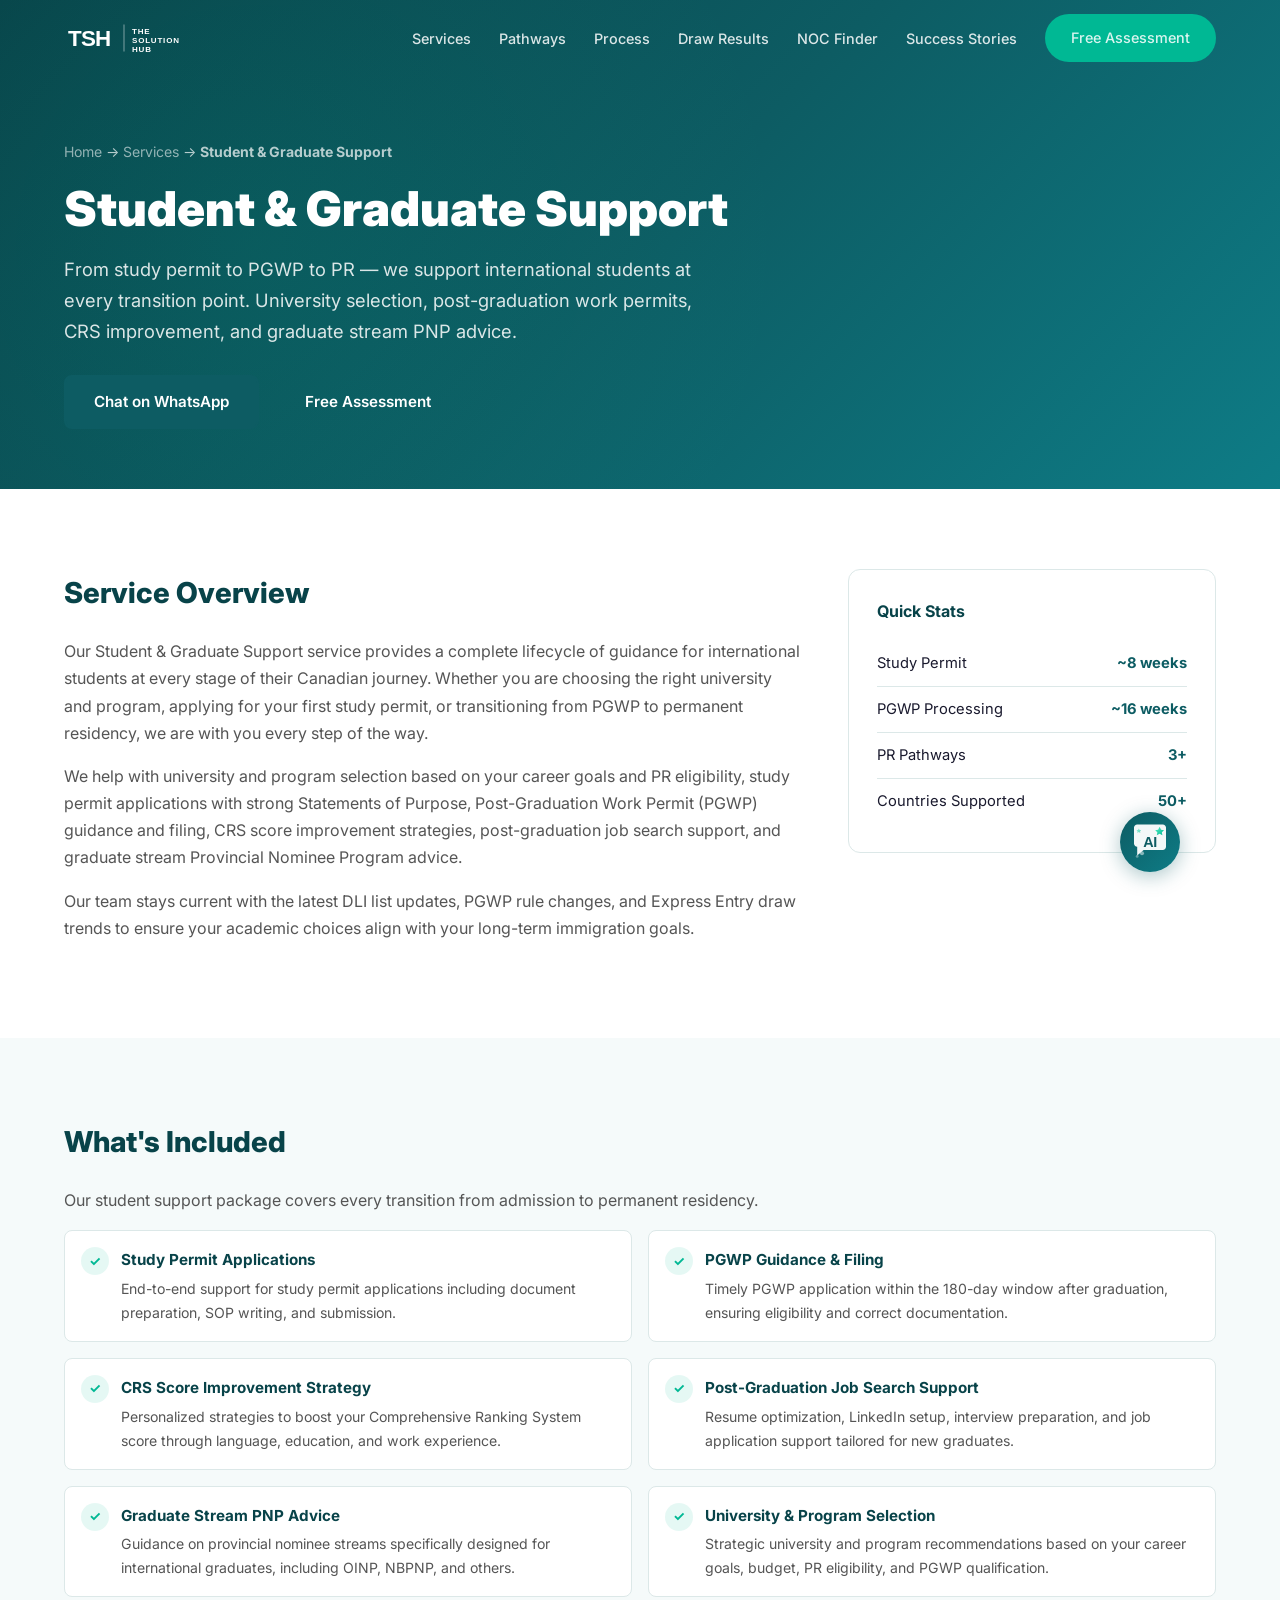
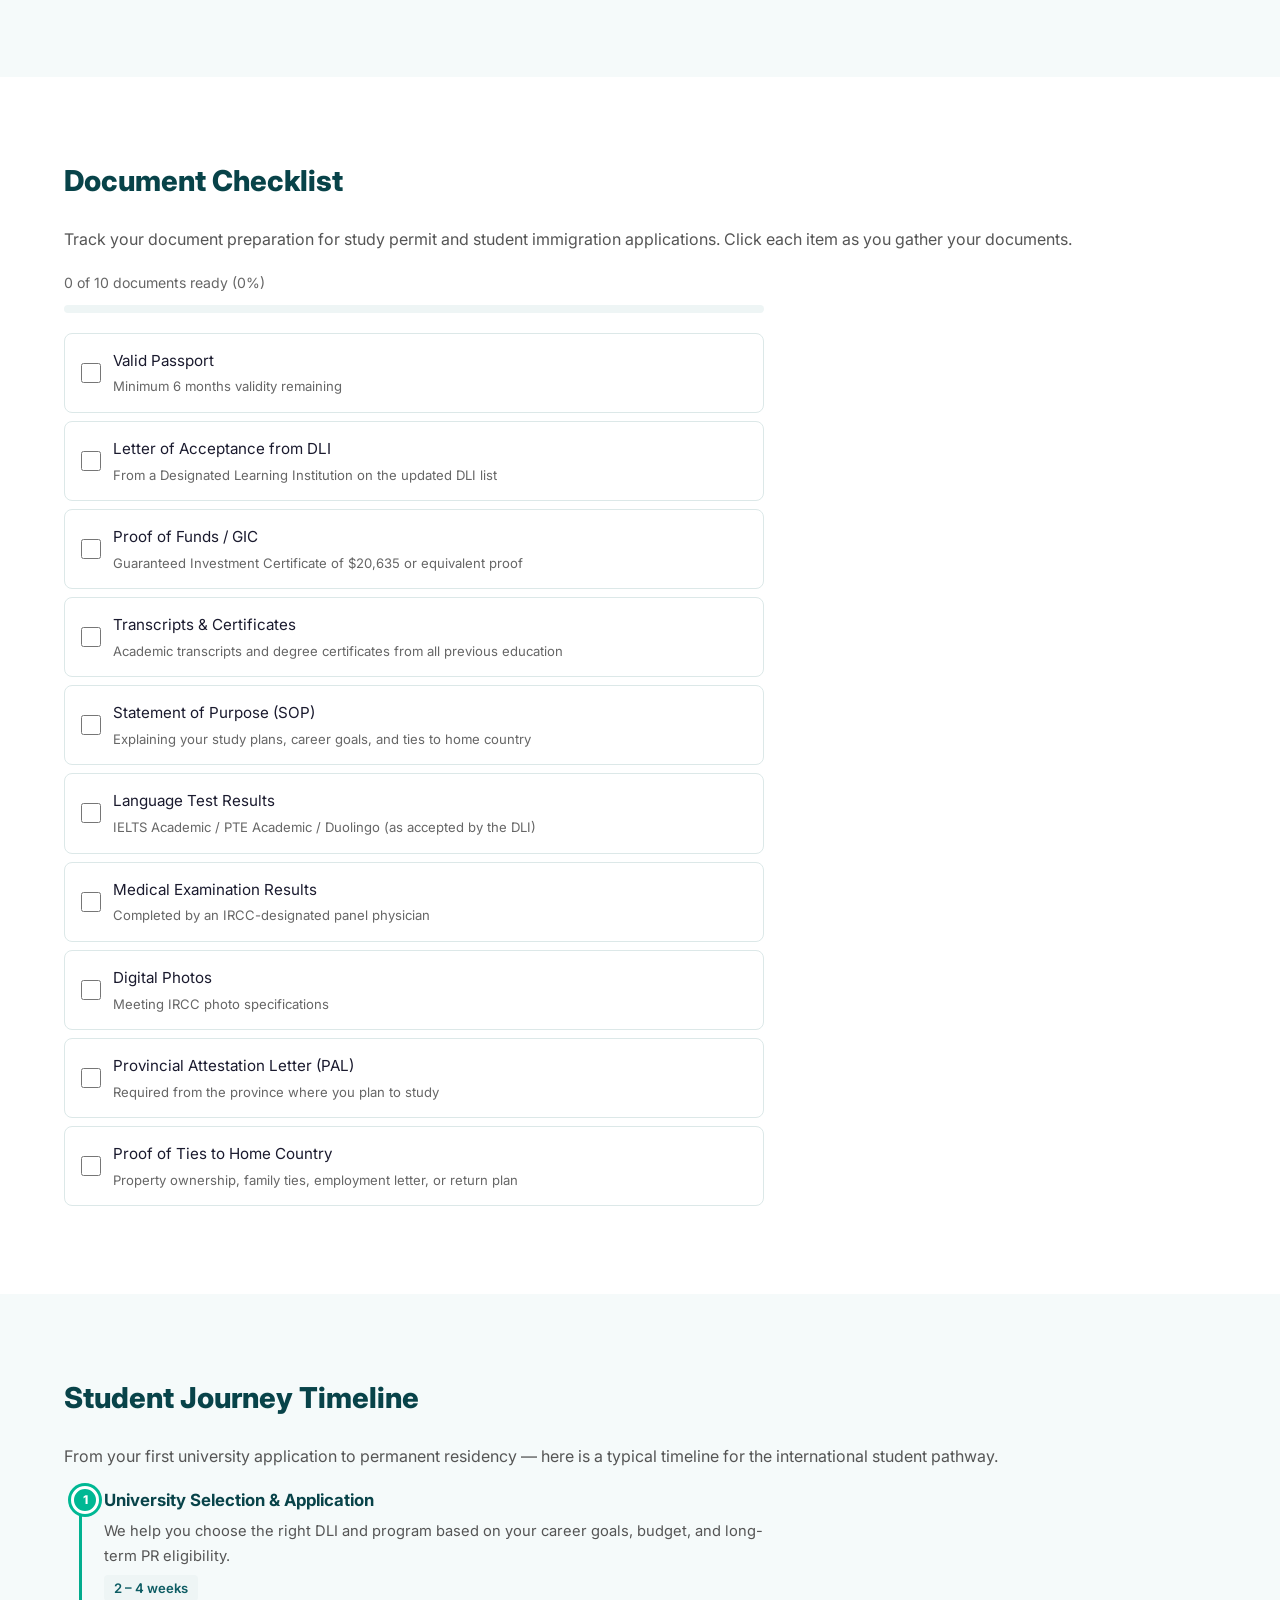
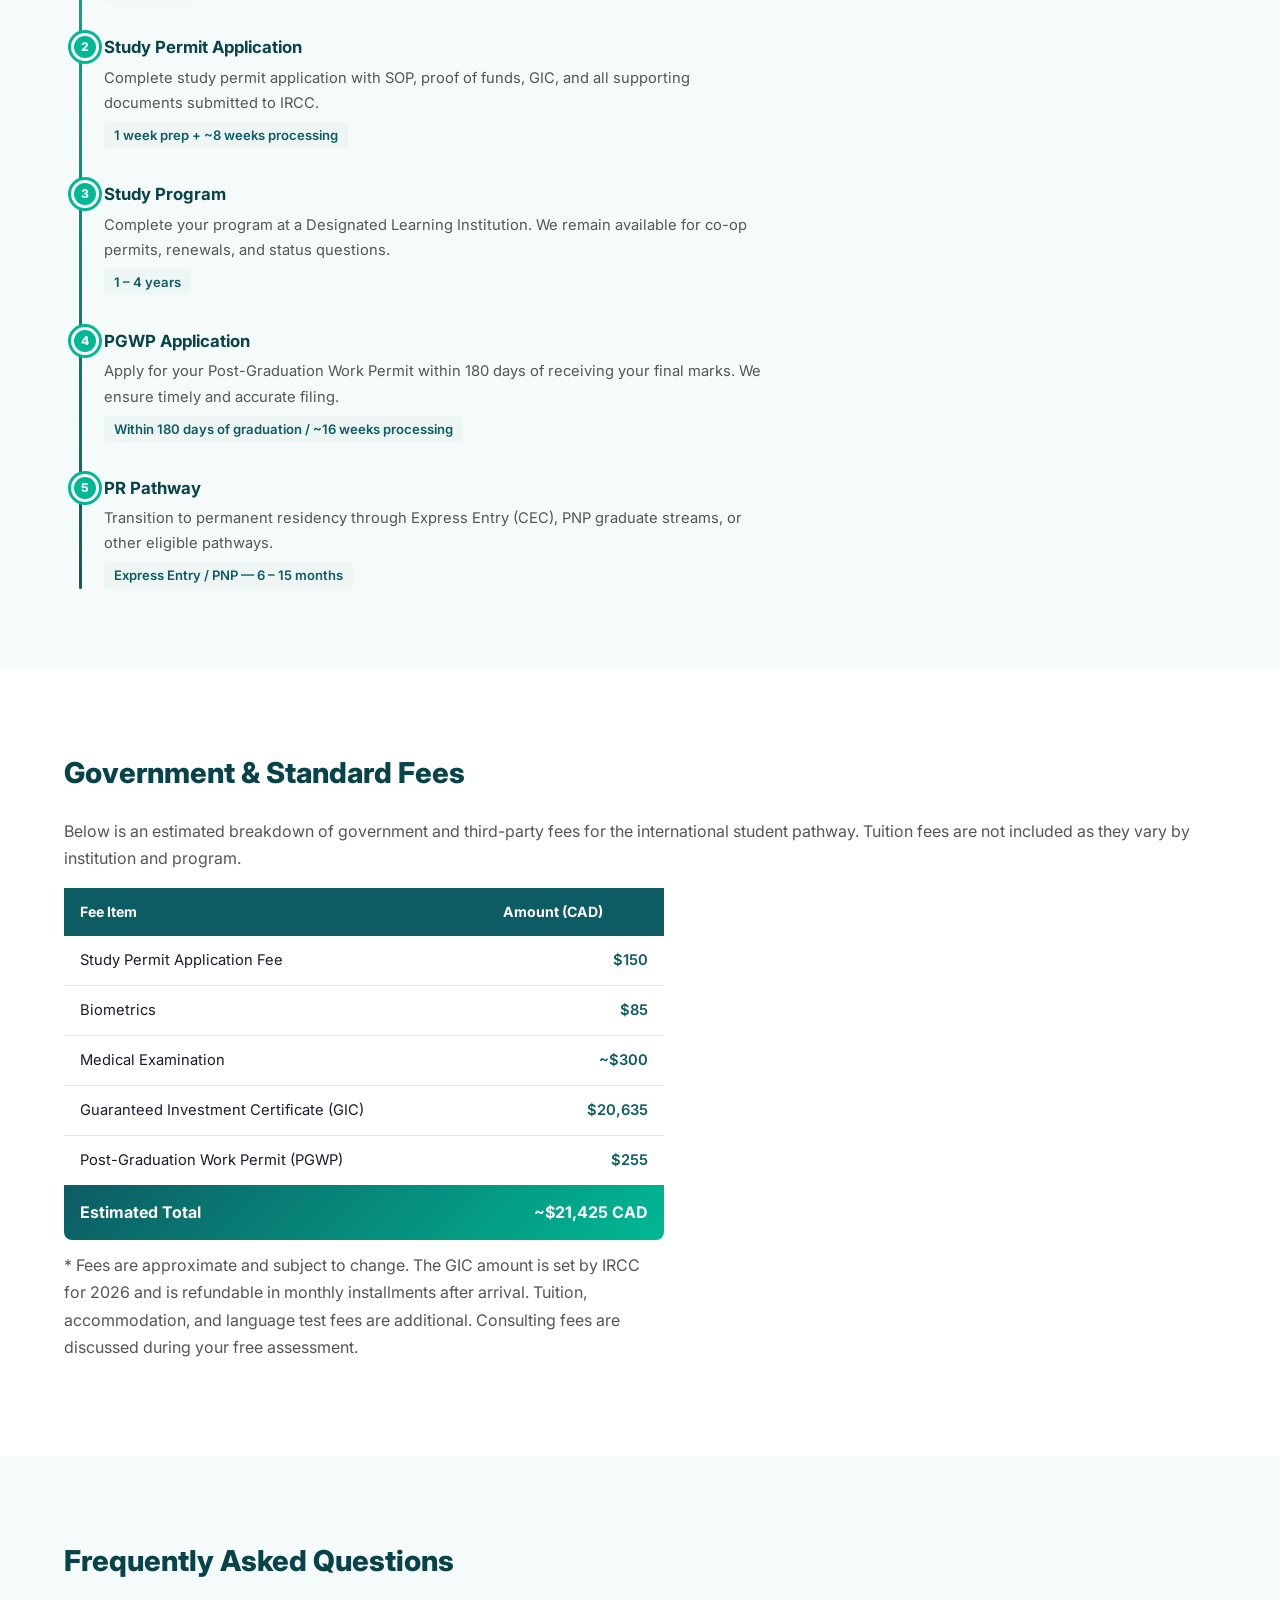
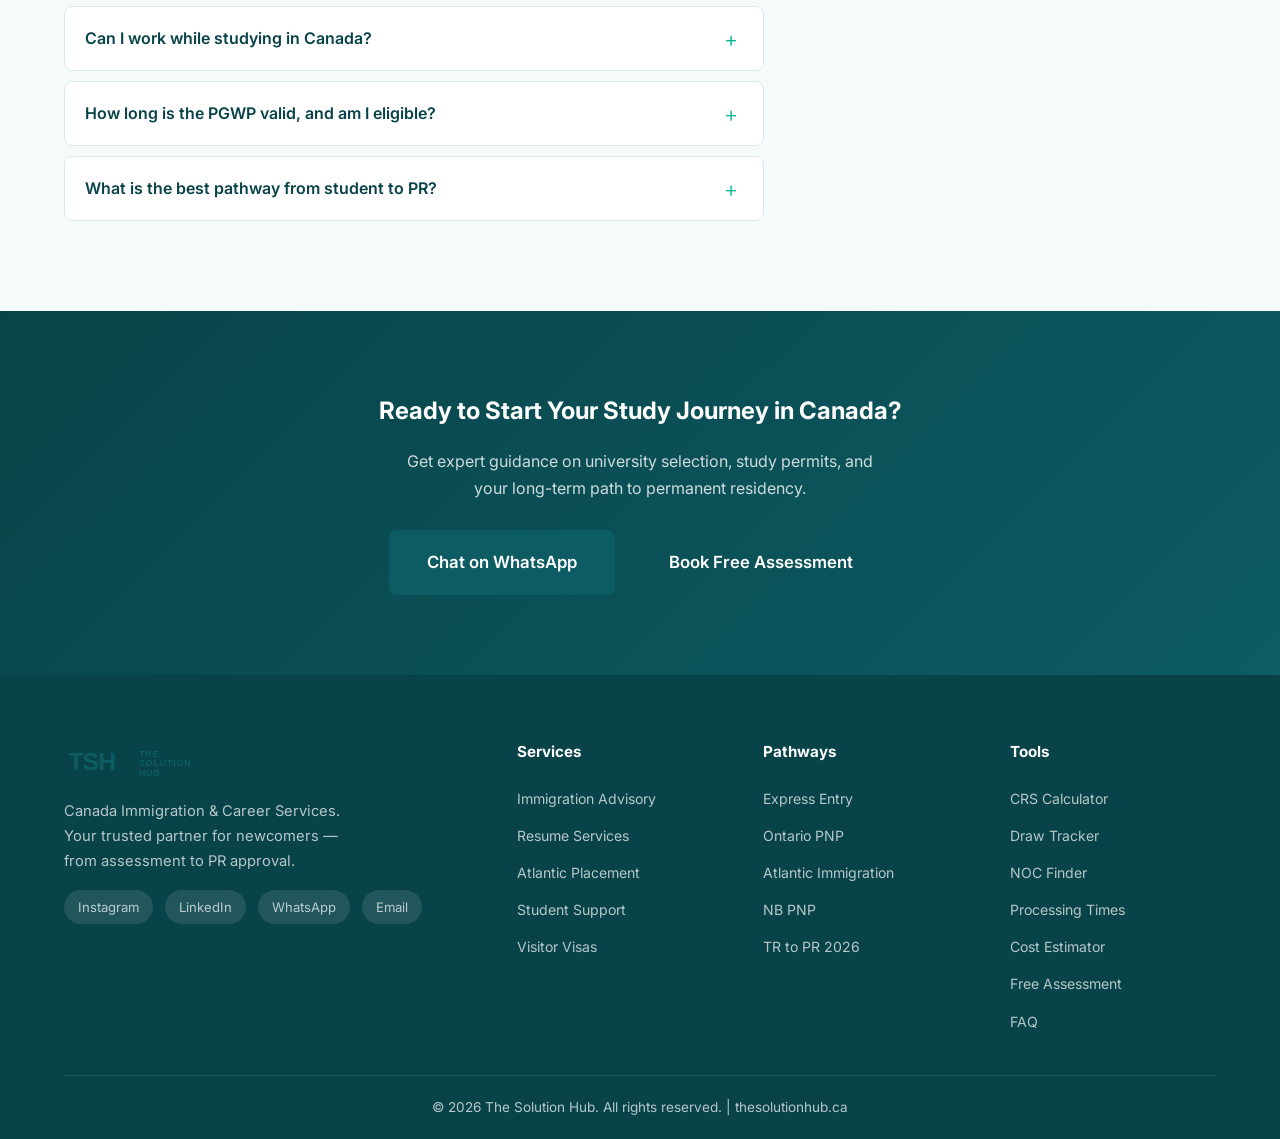
<file: services/student-graduate.html>
<!DOCTYPE html>
<html lang="en">
<head>
  <meta charset="UTF-8">
  <meta name="viewport" content="width=device-width, initial-scale=1.0">
  <title>Student &amp; Graduate Support — The Solution Hub</title>
  <link rel="icon" href="../images/logo.svg" type="image/svg+xml">
  <meta name="description" content="From study permit to PGWP to PR — we support international students at every transition point. University selection, PGWP filing, CRS improvement, and graduate PNP advice.">
  <link rel="stylesheet" href="../style.css">
  <link rel="stylesheet" href="service.css">
  <link rel="stylesheet" href="../chatbot/chatbot.css">
  <link rel="preconnect" href="https://fonts.googleapis.com">
  <link rel="preconnect" href="https://fonts.gstatic.com" crossorigin>
  <link href="https://fonts.googleapis.com/css2?family=Inter:wght@400;500;600;700;800;900&display=swap" rel="stylesheet">
</head>
<body>

  <!-- ========== NAVBAR ========== -->
  <nav class="navbar" id="navbar">
    <div class="container nav-container">
      <a href="../index.html" class="logo">
        <img src="../images/logo.svg" alt="The Solution Hub" class="logo-img">
      </a>
      <button class="nav-toggle" id="navToggle" aria-label="Toggle menu">
        <span></span><span></span><span></span>
      </button>
      <ul class="nav-links" id="navLinks">
        <li><a href="../index.html#services">Services</a></li>
        <li><a href="../index.html#pathways">Pathways</a></li>
        <li><a href="../index.html#process">Process</a></li>
        <li><a href="../index.html#draws">Draw Results</a></li>
        <li><a href="../index.html#noc-finder">NOC Finder</a></li>
        <li><a href="../index.html#testimonials">Success Stories</a></li>
        <li><a href="../index.html#assessment" class="btn btn-nav">Free Assessment</a></li>
      </ul>
    </div>
  </nav>

  <!-- ========== HERO ========== -->
  <section class="service-hero">
    <div class="container">
      <nav class="breadcrumb" aria-label="Breadcrumb">
        <a href="../index.html">Home</a> &rarr;
        <a href="../index.html#services">Services</a> &rarr;
        <strong>Student &amp; Graduate Support</strong>
      </nav>
      <h1>Student &amp; Graduate Support</h1>
      <p>From study permit to PGWP to PR &mdash; we support international students at every transition point. University selection, post-graduation work permits, CRS improvement, and graduate stream PNP advice.</p>
      <div class="service-hero-actions">
        <a href="https://wa.me/14374272470?text=Hi%2C%20I%27m%20interested%20in%20Student%20%26%20Graduate%20Support%20services." target="_blank" rel="noopener noreferrer" class="btn btn-accent">Chat on WhatsApp</a>
        <a href="../index.html#assessment" class="btn btn-outline-light">Free Assessment</a>
      </div>
    </div>
  </section>

  <!-- ========== OVERVIEW ========== -->
  <section class="svc-section">
    <div class="container">
      <div class="overview-grid">
        <div class="overview-main">
          <h2>Service Overview</h2>
          <p>Our Student &amp; Graduate Support service provides a complete lifecycle of guidance for international students at every stage of their Canadian journey. Whether you are choosing the right university and program, applying for your first study permit, or transitioning from PGWP to permanent residency, we are with you every step of the way.</p>
          <p>We help with university and program selection based on your career goals and PR eligibility, study permit applications with strong Statements of Purpose, Post-Graduation Work Permit (PGWP) guidance and filing, CRS score improvement strategies, post-graduation job search support, and graduate stream Provincial Nominee Program advice.</p>
          <p>Our team stays current with the latest DLI list updates, PGWP rule changes, and Express Entry draw trends to ensure your academic choices align with your long-term immigration goals.</p>
        </div>
        <aside class="overview-sidebar">
          <h3>Quick Stats</h3>
          <div class="sidebar-stat">
            <span>Study Permit</span>
            <span>~8 weeks</span>
          </div>
          <div class="sidebar-stat">
            <span>PGWP Processing</span>
            <span>~16 weeks</span>
          </div>
          <div class="sidebar-stat">
            <span>PR Pathways</span>
            <span>3+</span>
          </div>
          <div class="sidebar-stat">
            <span>Countries Supported</span>
            <span>50+</span>
          </div>
        </aside>
      </div>
    </div>
  </section>

  <!-- ========== WHAT'S INCLUDED ========== -->
  <section class="svc-section alt">
    <div class="container">
      <h2>What's Included</h2>
      <p>Our student support package covers every transition from admission to permanent residency.</p>
      <div class="included-grid">
        <div class="included-item">
          <div class="included-check">&#10003;</div>
          <div>
            <h4>Study Permit Applications</h4>
            <p>End-to-end support for study permit applications including document preparation, SOP writing, and submission.</p>
          </div>
        </div>
        <div class="included-item">
          <div class="included-check">&#10003;</div>
          <div>
            <h4>PGWP Guidance &amp; Filing</h4>
            <p>Timely PGWP application within the 180-day window after graduation, ensuring eligibility and correct documentation.</p>
          </div>
        </div>
        <div class="included-item">
          <div class="included-check">&#10003;</div>
          <div>
            <h4>CRS Score Improvement Strategy</h4>
            <p>Personalized strategies to boost your Comprehensive Ranking System score through language, education, and work experience.</p>
          </div>
        </div>
        <div class="included-item">
          <div class="included-check">&#10003;</div>
          <div>
            <h4>Post-Graduation Job Search Support</h4>
            <p>Resume optimization, LinkedIn setup, interview preparation, and job application support tailored for new graduates.</p>
          </div>
        </div>
        <div class="included-item">
          <div class="included-check">&#10003;</div>
          <div>
            <h4>Graduate Stream PNP Advice</h4>
            <p>Guidance on provincial nominee streams specifically designed for international graduates, including OINP, NBPNP, and others.</p>
          </div>
        </div>
        <div class="included-item">
          <div class="included-check">&#10003;</div>
          <div>
            <h4>University &amp; Program Selection</h4>
            <p>Strategic university and program recommendations based on your career goals, budget, PR eligibility, and PGWP qualification.</p>
          </div>
        </div>
      </div>
    </div>
  </section>

  <!-- ========== DOCUMENT CHECKLIST ========== -->
  <section class="svc-section">
    <div class="container">
      <h2>Document Checklist</h2>
      <p>Track your document preparation for study permit and student immigration applications. Click each item as you gather your documents.</p>
      <div class="doc-checklist">
        <div class="doc-progress">
          <span class="doc-progress-text">0 of 10 documents ready (0%)</span>
          <div class="doc-progress-bar"><div class="doc-progress-fill"></div></div>
        </div>
        <div class="doc-item">
          <input type="checkbox" id="doc1">
          <label for="doc1">Valid Passport <span class="doc-note">Minimum 6 months validity remaining</span></label>
        </div>
        <div class="doc-item">
          <input type="checkbox" id="doc2">
          <label for="doc2">Letter of Acceptance from DLI <span class="doc-note">From a Designated Learning Institution on the updated DLI list</span></label>
        </div>
        <div class="doc-item">
          <input type="checkbox" id="doc3">
          <label for="doc3">Proof of Funds / GIC <span class="doc-note">Guaranteed Investment Certificate of $20,635 or equivalent proof</span></label>
        </div>
        <div class="doc-item">
          <input type="checkbox" id="doc4">
          <label for="doc4">Transcripts &amp; Certificates <span class="doc-note">Academic transcripts and degree certificates from all previous education</span></label>
        </div>
        <div class="doc-item">
          <input type="checkbox" id="doc5">
          <label for="doc5">Statement of Purpose (SOP) <span class="doc-note">Explaining your study plans, career goals, and ties to home country</span></label>
        </div>
        <div class="doc-item">
          <input type="checkbox" id="doc6">
          <label for="doc6">Language Test Results <span class="doc-note">IELTS Academic / PTE Academic / Duolingo (as accepted by the DLI)</span></label>
        </div>
        <div class="doc-item">
          <input type="checkbox" id="doc7">
          <label for="doc7">Medical Examination Results <span class="doc-note">Completed by an IRCC-designated panel physician</span></label>
        </div>
        <div class="doc-item">
          <input type="checkbox" id="doc8">
          <label for="doc8">Digital Photos <span class="doc-note">Meeting IRCC photo specifications</span></label>
        </div>
        <div class="doc-item">
          <input type="checkbox" id="doc9">
          <label for="doc9">Provincial Attestation Letter (PAL) <span class="doc-note">Required from the province where you plan to study</span></label>
        </div>
        <div class="doc-item">
          <input type="checkbox" id="doc10">
          <label for="doc10">Proof of Ties to Home Country <span class="doc-note">Property ownership, family ties, employment letter, or return plan</span></label>
        </div>
      </div>
    </div>
  </section>

  <!-- ========== TIMELINE ========== -->
  <section class="svc-section alt">
    <div class="container">
      <h2>Student Journey Timeline</h2>
      <p>From your first university application to permanent residency &mdash; here is a typical timeline for the international student pathway.</p>
      <div class="timeline">
        <div class="timeline-item">
          <div class="timeline-dot">1</div>
          <h4>University Selection &amp; Application</h4>
          <p>We help you choose the right DLI and program based on your career goals, budget, and long-term PR eligibility.</p>
          <span class="timeline-time">2 &ndash; 4 weeks</span>
        </div>
        <div class="timeline-item">
          <div class="timeline-dot">2</div>
          <h4>Study Permit Application</h4>
          <p>Complete study permit application with SOP, proof of funds, GIC, and all supporting documents submitted to IRCC.</p>
          <span class="timeline-time">1 week prep + ~8 weeks processing</span>
        </div>
        <div class="timeline-item">
          <div class="timeline-dot">3</div>
          <h4>Study Program</h4>
          <p>Complete your program at a Designated Learning Institution. We remain available for co-op permits, renewals, and status questions.</p>
          <span class="timeline-time">1 &ndash; 4 years</span>
        </div>
        <div class="timeline-item">
          <div class="timeline-dot">4</div>
          <h4>PGWP Application</h4>
          <p>Apply for your Post-Graduation Work Permit within 180 days of receiving your final marks. We ensure timely and accurate filing.</p>
          <span class="timeline-time">Within 180 days of graduation / ~16 weeks processing</span>
        </div>
        <div class="timeline-item">
          <div class="timeline-dot">5</div>
          <h4>PR Pathway</h4>
          <p>Transition to permanent residency through Express Entry (CEC), PNP graduate streams, or other eligible pathways.</p>
          <span class="timeline-time">Express Entry / PNP &mdash; 6 &ndash; 15 months</span>
        </div>
      </div>
    </div>
  </section>

  <!-- ========== FEES ========== -->
  <section class="svc-section">
    <div class="container">
      <h2>Government &amp; Standard Fees</h2>
      <p>Below is an estimated breakdown of government and third-party fees for the international student pathway. Tuition fees are not included as they vary by institution and program.</p>
      <div class="fees-wrapper">
        <table class="fees-table">
          <thead>
            <tr>
              <th>Fee Item</th>
              <th>Amount (CAD)</th>
            </tr>
          </thead>
          <tbody>
            <tr><td>Study Permit Application Fee</td><td>$150</td></tr>
            <tr><td>Biometrics</td><td>$85</td></tr>
            <tr><td>Medical Examination</td><td>~$300</td></tr>
            <tr><td>Guaranteed Investment Certificate (GIC)</td><td>$20,635</td></tr>
            <tr><td>Post-Graduation Work Permit (PGWP)</td><td>$255</td></tr>
          </tbody>
        </table>
        <div class="fees-total">
          <span>Estimated Total</span>
          <span>~$21,425 CAD</span>
        </div>
        <p class="fees-note">* Fees are approximate and subject to change. The GIC amount is set by IRCC for 2026 and is refundable in monthly installments after arrival. Tuition, accommodation, and language test fees are additional. Consulting fees are discussed during your free assessment.</p>
      </div>
    </div>
  </section>

  <!-- ========== FAQ ========== -->
  <section class="svc-section alt">
    <div class="container">
      <h2>Frequently Asked Questions</h2>
      <div class="svc-faq">
        <div class="faq-item">
          <button class="faq-question" onclick="toggleFaq(this)">
            <span>Can I work while studying in Canada?</span>
            <span class="faq-icon">+</span>
          </button>
          <div class="faq-answer">
            <p>Yes. International students with a valid study permit at a Designated Learning Institution (DLI) can work up to 24 hours per week during academic sessions and full-time during scheduled breaks (such as summer and winter holidays). Students enrolled in co-op or internship programs may also be eligible for a co-op work permit to gain on-the-job experience as part of their curriculum.</p>
          </div>
        </div>
        <div class="faq-item">
          <button class="faq-question" onclick="toggleFaq(this)">
            <span>How long is the PGWP valid, and am I eligible?</span>
            <span class="faq-icon">+</span>
          </button>
          <div class="faq-answer">
            <p>PGWP duration depends on the length of your study program. Programs of 8 months to under 2 years may receive a PGWP matching the program length. Programs of 2 years or more typically receive a 3-year PGWP. To be eligible, you must have studied full-time at a DLI on the updated eligible list, completed your program, and applied within 180 days of receiving your final marks. Note that PGWP rules were updated in 2024-2025, so not all programs qualify.</p>
          </div>
        </div>
        <div class="faq-item">
          <button class="faq-question" onclick="toggleFaq(this)">
            <span>What is the best pathway from student to PR?</span>
            <span class="faq-icon">+</span>
          </button>
          <div class="faq-answer">
            <p>The most common pathway is through the Canadian Experience Class (CEC) under Express Entry. After completing your program and gaining at least 1 year of skilled work experience in Canada on your PGWP, you can create an Express Entry profile. Other options include PNP graduate streams (Ontario, BC, Alberta, and others have dedicated international graduate streams), the Atlantic Immigration Program if you work in Atlantic Canada, and category-based Express Entry draws targeting healthcare, STEM, or French-speaking candidates.</p>
          </div>
        </div>
      </div>
    </div>
  </section>

  <!-- ========== CTA ========== -->
  <section class="svc-cta">
    <div class="container">
      <h2>Ready to Start Your Study Journey in Canada?</h2>
      <p>Get expert guidance on university selection, study permits, and your long-term path to permanent residency.</p>
      <div class="svc-cta-actions">
        <a href="https://wa.me/14374272470?text=Hi%2C%20I%27m%20interested%20in%20Student%20%26%20Graduate%20Support." target="_blank" rel="noopener noreferrer" class="btn btn-accent btn-lg">Chat on WhatsApp</a>
        <a href="../index.html#assessment" class="btn btn-outline-light btn-lg">Book Free Assessment</a>
      </div>
    </div>
  </section>

  <!-- ========== WHATSAPP FLOATING BUTTON ========== -->
  <a href="https://wa.me/14374272470?text=Hi%2C%20I%27d%20like%20to%20know%20more%20about%20your%20immigration%20services." target="_blank" rel="noopener noreferrer" class="whatsapp-float" id="whatsappFloat" title="Chat with us on WhatsApp">
    <svg viewBox="0 0 32 32" width="28" height="28" fill="#fff"><path d="M16.004 0h-.008C7.174 0 0 7.176 0 16c0 3.5 1.128 6.744 3.046 9.378L1.054 31.29l6.118-1.962A15.92 15.92 0 0 0 16.004 32C24.826 32 32 24.822 32 16S24.826 0 16.004 0zm9.336 22.594c-.39 1.1-1.932 2.014-3.18 2.28-.854.18-1.968.324-5.72-1.23-4.804-1.988-7.896-6.862-8.136-7.18-.228-.318-1.932-2.574-1.932-4.908s1.224-3.486 1.656-3.96c.432-.474.942-.594 1.254-.594.312 0 .624.002.894.016.288.016.672-.108 1.05.804.39.936 1.326 3.27 1.44 3.51.114.24.192.516.036.834-.156.318-.234.516-.468.792s-.492.618-.702.828c-.234.234-.48.486-.204.954.276.468 1.224 2.016 2.628 3.264 1.806 1.602 3.33 2.1 3.798 2.334.468.234.744.198 1.014-.12.276-.318 1.17-1.362 1.482-1.836.312-.468.624-.39 1.056-.234.432.156 2.76 1.302 3.228 1.536.468.234.78.354.894.546.114.192.114 1.11-.276 2.178z"/></svg>
    <span class="whatsapp-tooltip">Chat with us</span>
  </a>

  <!-- ========== FOOTER ========== -->
  <footer class="footer">
    <div class="container">
      <div class="footer-grid">
        <div class="footer-brand">
          <a href="../index.html" class="logo">
            <img src="../images/logo-full.svg" alt="The Solution Hub" class="footer-logo-img">
          </a>
          <p>Canada Immigration &amp; Career Services. Your trusted partner for newcomers — from assessment to PR approval.</p>
          <div class="footer-social">
            <a href="https://www.instagram.com/thesolutionhub_/" target="_blank" rel="noopener noreferrer" title="Instagram">Instagram</a>
            <a href="https://www.linkedin.com/company/the-solution-hub6/" target="_blank" rel="noopener noreferrer" title="LinkedIn">LinkedIn</a>
            <a href="https://wa.me/14374272470" target="_blank" rel="noopener noreferrer" title="WhatsApp">WhatsApp</a>
            <a href="mailto:Info@thesolutionhub.ca" title="Email">Email</a>
          </div>
        </div>
        <div class="footer-links">
          <h4>Services</h4>
          <ul>
            <li><a href="immigration-advisory.html">Immigration Advisory</a></li>
            <li><a href="../index.html#services">Resume Services</a></li>
            <li><a href="atlantic-placement.html">Atlantic Placement</a></li>
            <li><a href="student-graduate.html">Student Support</a></li>
            <li><a href="../index.html#services">Visitor Visas</a></li>
          </ul>
        </div>
        <div class="footer-links">
          <h4>Pathways</h4>
          <ul>
            <li><a href="../index.html#pathways">Express Entry</a></li>
            <li><a href="../index.html#pathways">Ontario PNP</a></li>
            <li><a href="../index.html#pathways">Atlantic Immigration</a></li>
            <li><a href="../index.html#pathways">NB PNP</a></li>
            <li><a href="../index.html#pathways">TR to PR 2026</a></li>
          </ul>
        </div>
        <div class="footer-links">
          <h4>Tools</h4>
          <ul>
            <li><a href="../index.html#crs-calculator">CRS Calculator</a></li>
            <li><a href="../index.html#draws">Draw Tracker</a></li>
            <li><a href="../index.html#noc-finder">NOC Finder</a></li>
            <li><a href="../index.html#processing-times">Processing Times</a></li>
            <li><a href="../index.html#cost-estimator">Cost Estimator</a></li>
            <li><a href="../index.html#assessment">Free Assessment</a></li>
            <li><a href="../index.html#faq">FAQ</a></li>
          </ul>
        </div>
      </div>
      <div class="footer-bottom">
        <p>&copy; 2026 The Solution Hub. All rights reserved. | thesolutionhub.ca</p>
      </div>
    </div>
  </footer>

  <script src="service.js"></script>
  <script src="../chatbot/chatbot.js"></script>
  <!-- Back to Top Button -->
  <button class="back-to-top" id="backToTop" aria-label="Back to top" onclick="window.scrollTo({top:0,behavior:'smooth'})"><svg viewBox="0 0 24 24" fill="none" stroke="currentColor" stroke-width="2.5" stroke-linecap="round" stroke-linejoin="round"><polyline points="18 15 12 9 6 15"/></svg></button>
</body>
</html>
</file>
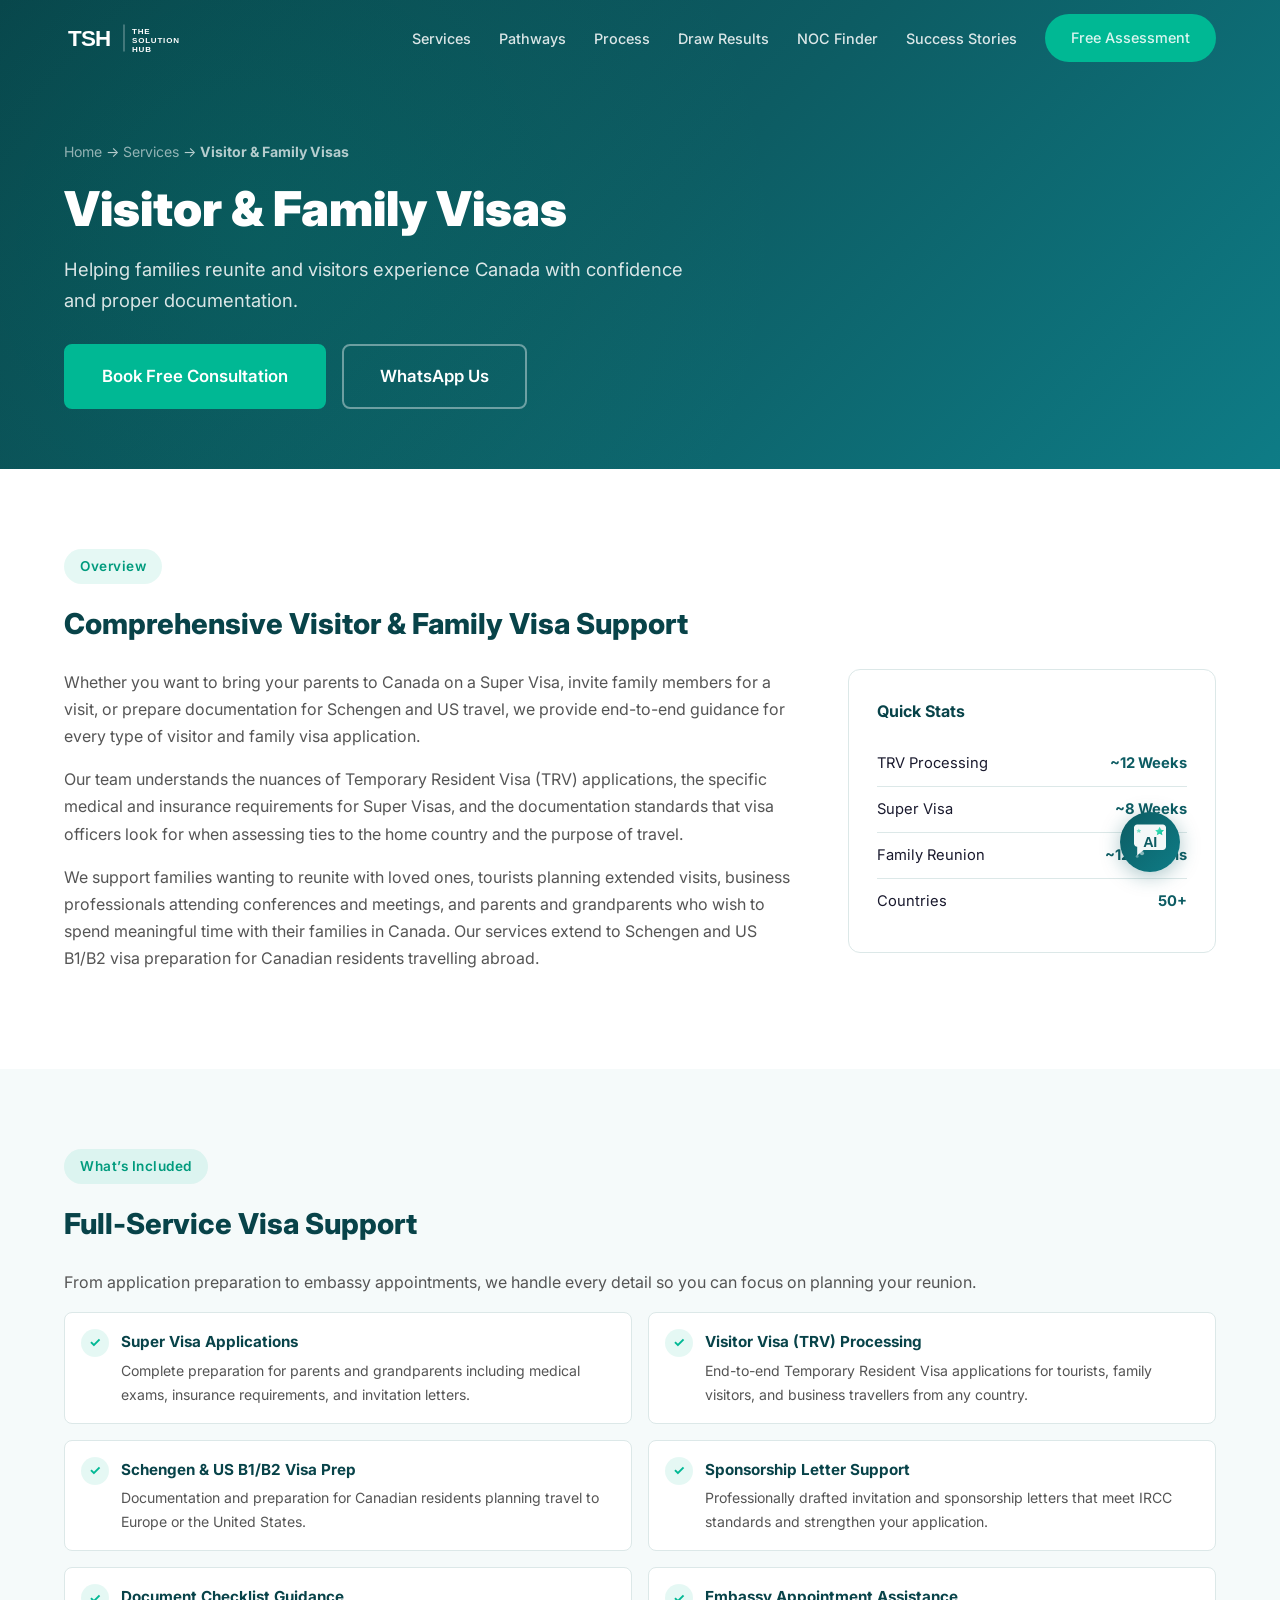
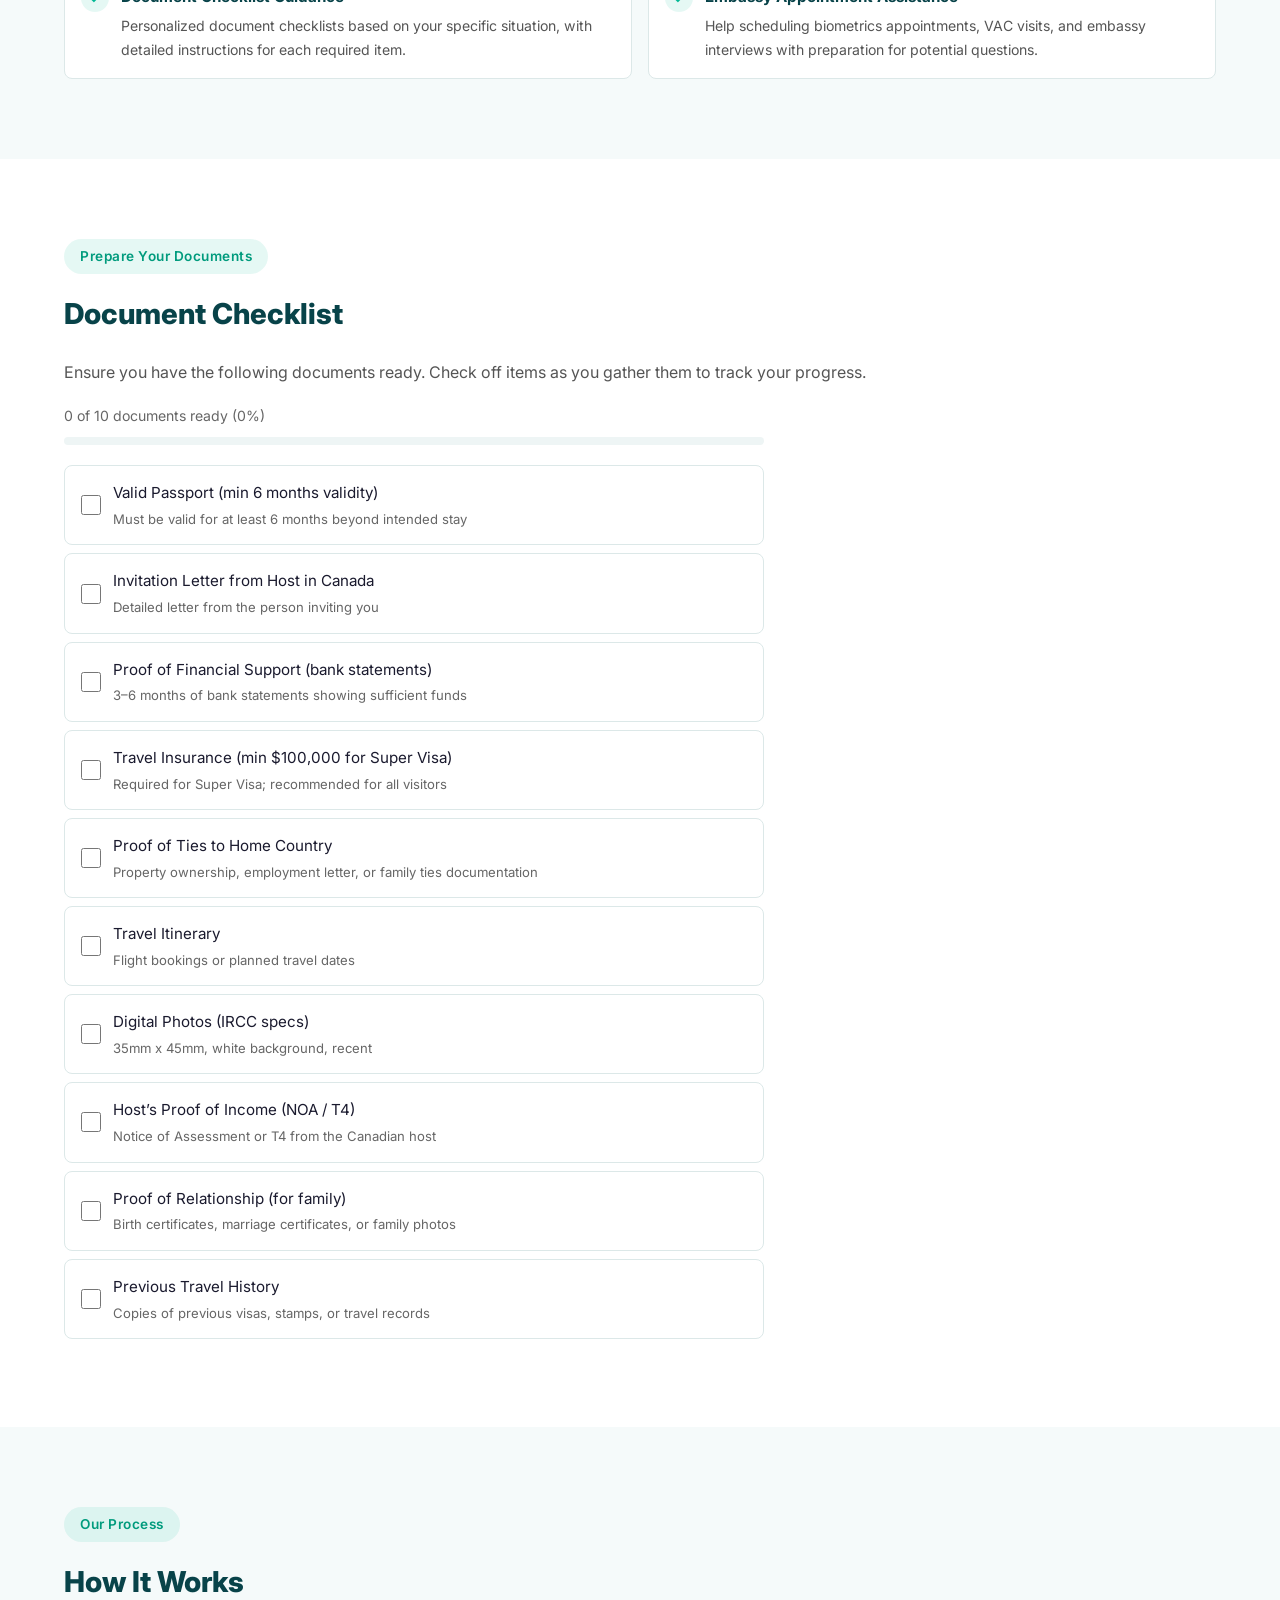
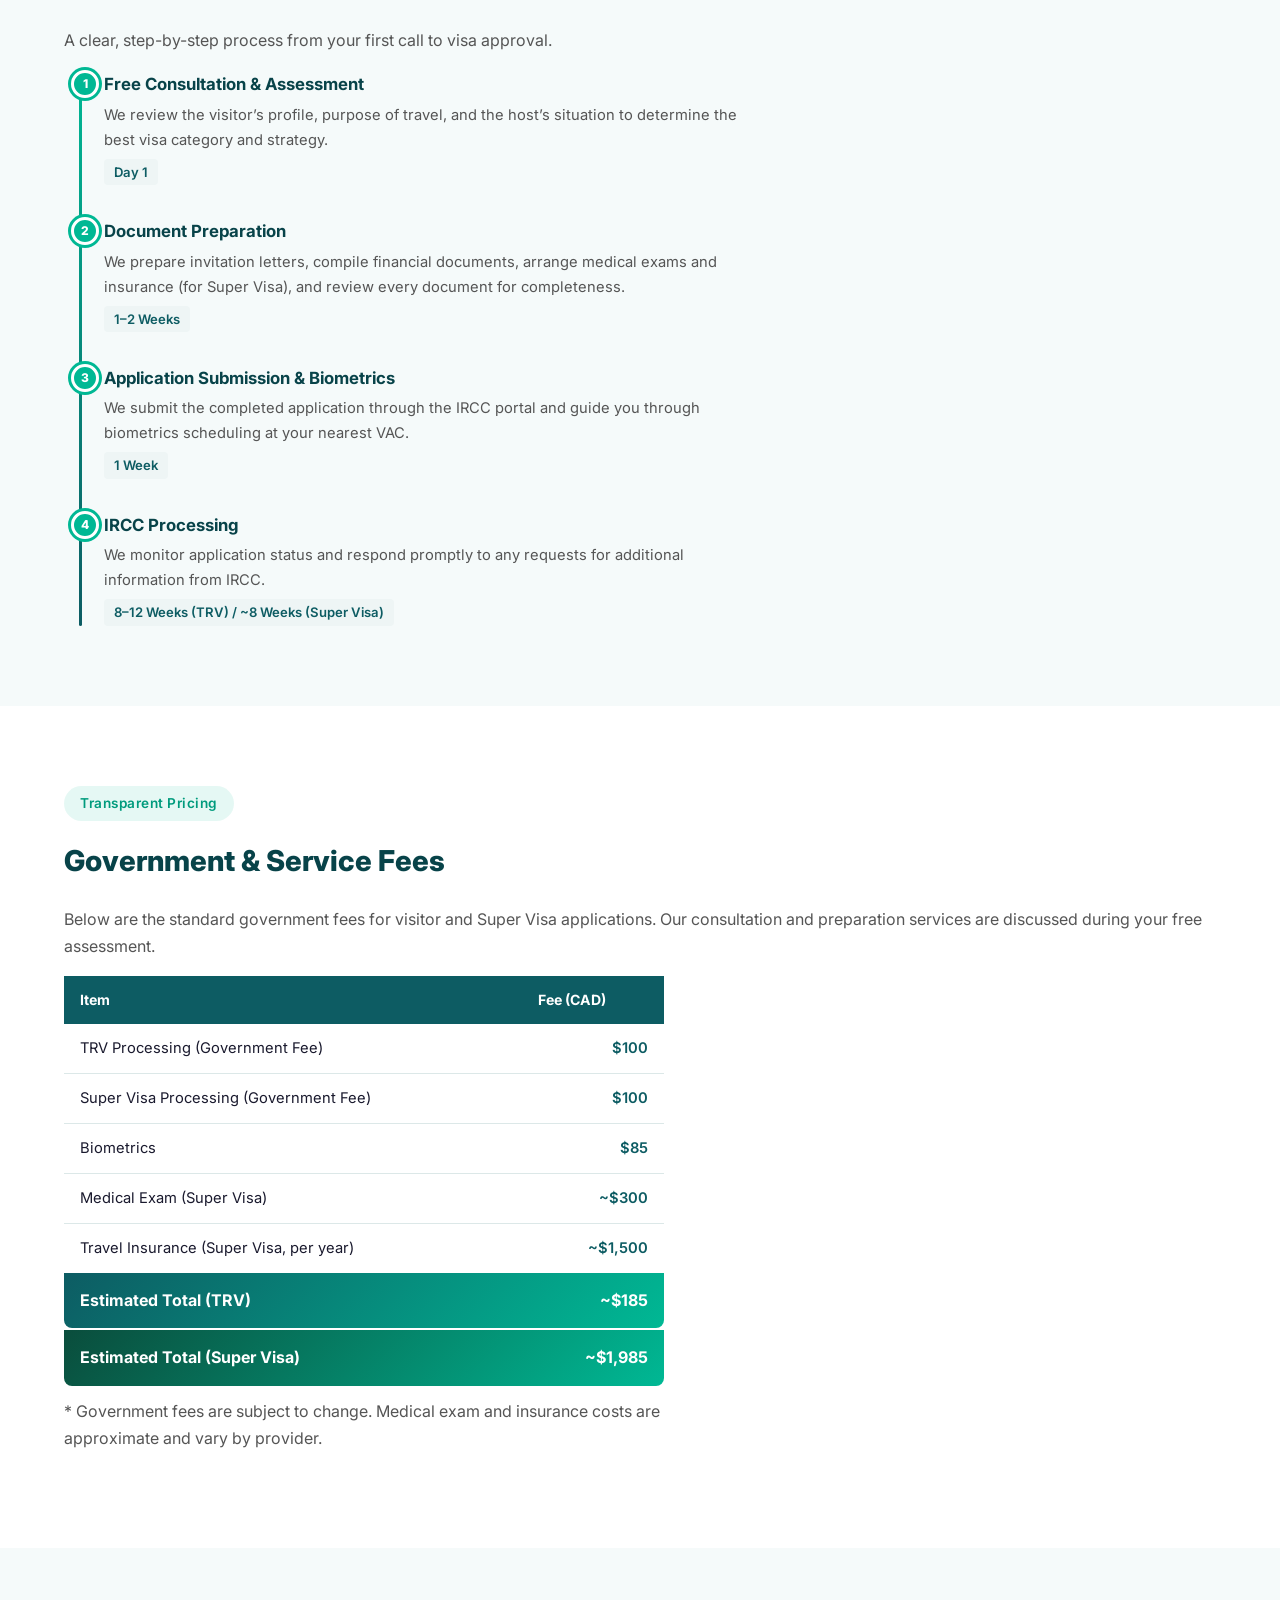
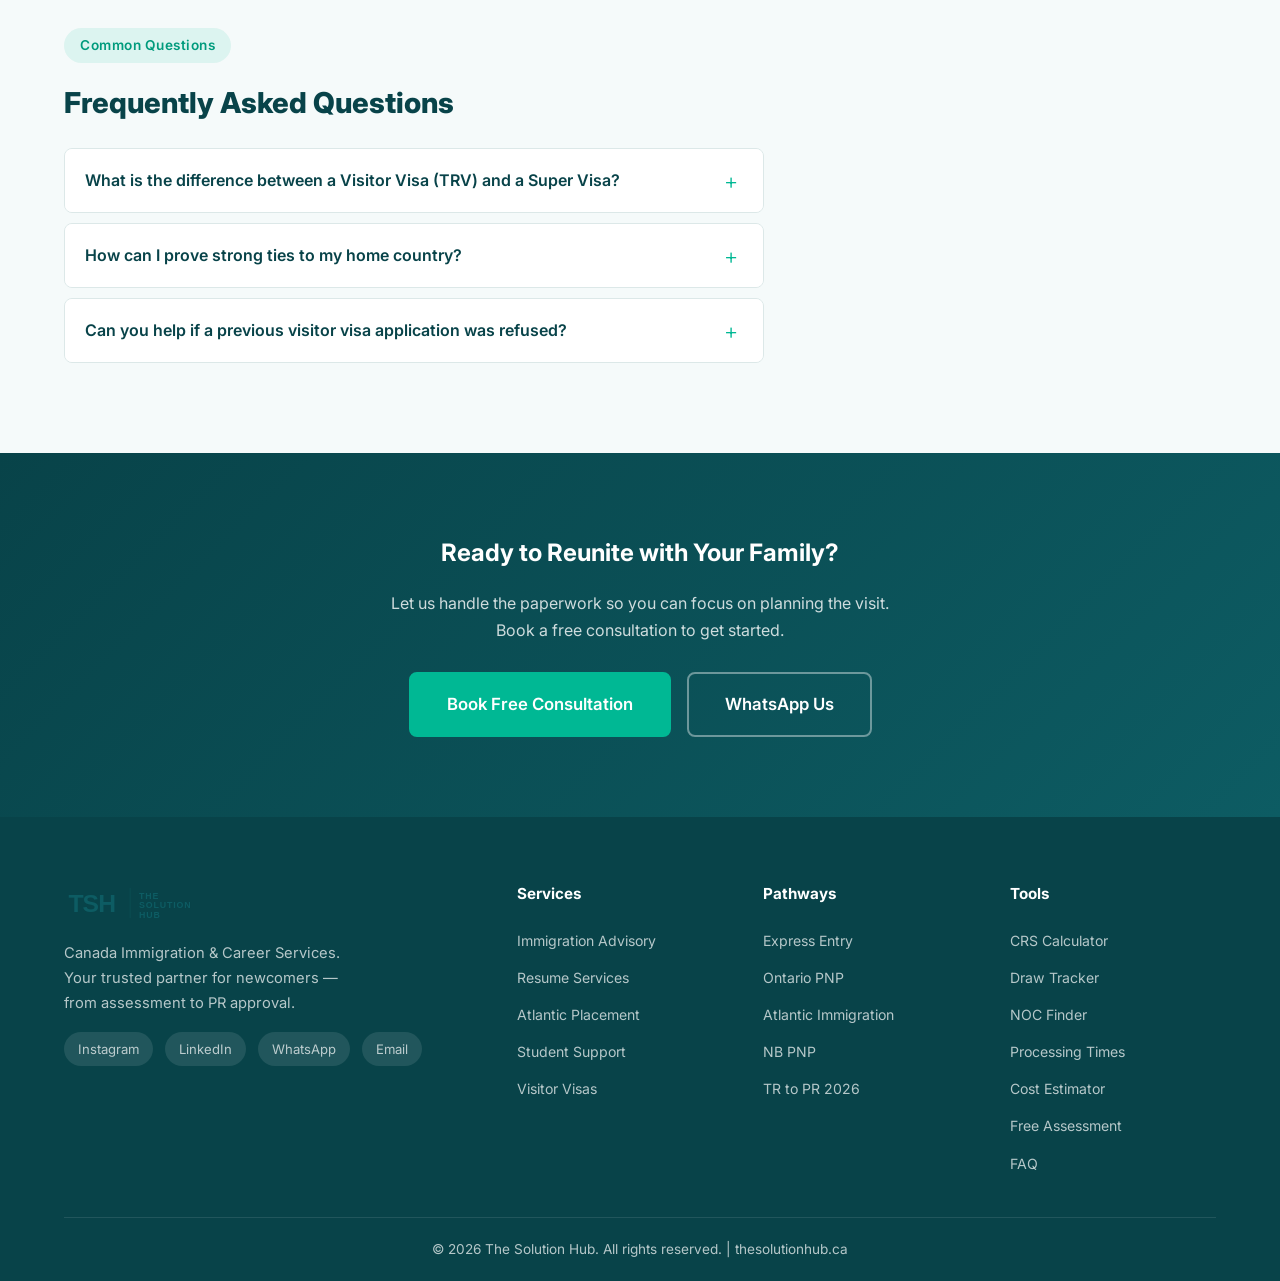
<file: services/visitor-family.html>
<!DOCTYPE html>
<html lang="en">
<head>
  <meta charset="UTF-8">
  <meta name="viewport" content="width=device-width, initial-scale=1.0">
  <title>Visitor &amp; Family Visas — The Solution Hub</title>
  <link rel="icon" href="../images/logo.svg" type="image/svg+xml">
  <meta name="description" content="Comprehensive support for visitor visas, Super Visas, family sponsorship letters, and Schengen/US visa preparation. Reunite your family in Canada.">
  <link rel="stylesheet" href="../style.css">
  <link rel="stylesheet" href="service.css">
  <link rel="stylesheet" href="../chatbot/chatbot.css">
  <link rel="preconnect" href="https://fonts.googleapis.com">
  <link rel="preconnect" href="https://fonts.gstatic.com" crossorigin>
  <link href="https://fonts.googleapis.com/css2?family=Inter:wght@400;500;600;700;800;900&display=swap" rel="stylesheet">
</head>
<body>

  <!-- ========== NAVBAR ========== -->
  <nav class="navbar" id="navbar">
    <div class="container nav-container">
      <a href="../index.html" class="logo">
        <img src="../images/logo.svg" alt="The Solution Hub" class="logo-img">
      </a>
      <button class="nav-toggle" id="navToggle" aria-label="Toggle menu">
        <span></span><span></span><span></span>
      </button>
      <ul class="nav-links" id="navLinks">
        <li><a href="../index.html#services">Services</a></li>
        <li><a href="../index.html#pathways">Pathways</a></li>
        <li><a href="../index.html#process">Process</a></li>
        <li><a href="../index.html#draws">Draw Results</a></li>
        <li><a href="../index.html#noc-finder">NOC Finder</a></li>
        <li><a href="../index.html#testimonials">Success Stories</a></li>
        <li><a href="../index.html#assessment" class="btn btn-nav">Free Assessment</a></li>
      </ul>
    </div>
  </nav>

  <!-- ========== HERO ========== -->
  <section class="service-hero">
    <div class="container">
      <nav class="breadcrumb" aria-label="Breadcrumb">
        <a href="../index.html">Home</a> &rarr;
        <a href="../index.html#services">Services</a> &rarr;
        <strong>Visitor &amp; Family Visas</strong>
      </nav>
      <h1>Visitor &amp; Family Visas</h1>
      <p>Helping families reunite and visitors experience Canada with confidence and proper documentation.</p>
      <div class="service-hero-actions">
        <a href="https://calendly.com/thesolutionhub6/path-to-pr-with-nitish" target="_blank" rel="noopener noreferrer" class="btn btn-primary btn-lg">Book Free Consultation</a>
        <a href="https://wa.me/14374272470?text=Hi%2C%20I%27m%20interested%20in%20Visitor%20%26%20Family%20Visa%20services." target="_blank" rel="noopener noreferrer" class="btn btn-outline btn-lg">WhatsApp Us</a>
      </div>
    </div>
  </section>

  <!-- ========== OVERVIEW ========== -->
  <section class="svc-section" id="overview">
    <div class="container">
      <span class="section-badge">Overview</span>
      <h2>Comprehensive Visitor &amp; Family Visa Support</h2>
      <div class="overview-grid">
        <div class="overview-main">
          <p>Whether you want to bring your parents to Canada on a Super Visa, invite family members for a visit, or prepare documentation for Schengen and US travel, we provide end-to-end guidance for every type of visitor and family visa application.</p>
          <p>Our team understands the nuances of Temporary Resident Visa (TRV) applications, the specific medical and insurance requirements for Super Visas, and the documentation standards that visa officers look for when assessing ties to the home country and the purpose of travel.</p>
          <p>We support families wanting to reunite with loved ones, tourists planning extended visits, business professionals attending conferences and meetings, and parents and grandparents who wish to spend meaningful time with their families in Canada. Our services extend to Schengen and US B1/B2 visa preparation for Canadian residents travelling abroad.</p>
        </div>
        <aside class="overview-sidebar">
          <h3>Quick Stats</h3>
          <div class="sidebar-stat">
            <span>TRV Processing</span>
            <span>~12 Weeks</span>
          </div>
          <div class="sidebar-stat">
            <span>Super Visa</span>
            <span>~8 Weeks</span>
          </div>
          <div class="sidebar-stat">
            <span>Family Reunion</span>
            <span>~12 Months</span>
          </div>
          <div class="sidebar-stat">
            <span>Countries</span>
            <span>50+</span>
          </div>
        </aside>
      </div>
    </div>
  </section>

  <!-- ========== WHAT'S INCLUDED ========== -->
  <section class="svc-section alt" id="included">
    <div class="container">
      <span class="section-badge">What&rsquo;s Included</span>
      <h2>Full-Service Visa Support</h2>
      <p>From application preparation to embassy appointments, we handle every detail so you can focus on planning your reunion.</p>
      <div class="included-grid">
        <div class="included-item">
          <div class="included-check">&#10003;</div>
          <div>
            <h4>Super Visa Applications</h4>
            <p>Complete preparation for parents and grandparents including medical exams, insurance requirements, and invitation letters.</p>
          </div>
        </div>
        <div class="included-item">
          <div class="included-check">&#10003;</div>
          <div>
            <h4>Visitor Visa (TRV) Processing</h4>
            <p>End-to-end Temporary Resident Visa applications for tourists, family visitors, and business travellers from any country.</p>
          </div>
        </div>
        <div class="included-item">
          <div class="included-check">&#10003;</div>
          <div>
            <h4>Schengen &amp; US B1/B2 Visa Prep</h4>
            <p>Documentation and preparation for Canadian residents planning travel to Europe or the United States.</p>
          </div>
        </div>
        <div class="included-item">
          <div class="included-check">&#10003;</div>
          <div>
            <h4>Sponsorship Letter Support</h4>
            <p>Professionally drafted invitation and sponsorship letters that meet IRCC standards and strengthen your application.</p>
          </div>
        </div>
        <div class="included-item">
          <div class="included-check">&#10003;</div>
          <div>
            <h4>Document Checklist Guidance</h4>
            <p>Personalized document checklists based on your specific situation, with detailed instructions for each required item.</p>
          </div>
        </div>
        <div class="included-item">
          <div class="included-check">&#10003;</div>
          <div>
            <h4>Embassy Appointment Assistance</h4>
            <p>Help scheduling biometrics appointments, VAC visits, and embassy interviews with preparation for potential questions.</p>
          </div>
        </div>
      </div>
    </div>
  </section>

  <!-- ========== DOCUMENT CHECKLIST ========== -->
  <section class="svc-section" id="documents">
    <div class="container">
      <span class="section-badge">Prepare Your Documents</span>
      <h2>Document Checklist</h2>
      <p>Ensure you have the following documents ready. Check off items as you gather them to track your progress.</p>
      <div class="doc-checklist">
        <div class="doc-progress">
          <span class="doc-progress-text">0 of 10 documents ready (0%)</span>
          <div class="doc-progress-bar">
            <div class="doc-progress-fill"></div>
          </div>
        </div>
        <div class="doc-item">
          <input type="checkbox" id="doc1">
          <label for="doc1">Valid Passport (min 6 months validity)<span class="doc-note">Must be valid for at least 6 months beyond intended stay</span></label>
        </div>
        <div class="doc-item">
          <input type="checkbox" id="doc2">
          <label for="doc2">Invitation Letter from Host in Canada<span class="doc-note">Detailed letter from the person inviting you</span></label>
        </div>
        <div class="doc-item">
          <input type="checkbox" id="doc3">
          <label for="doc3">Proof of Financial Support (bank statements)<span class="doc-note">3&ndash;6 months of bank statements showing sufficient funds</span></label>
        </div>
        <div class="doc-item">
          <input type="checkbox" id="doc4">
          <label for="doc4">Travel Insurance (min $100,000 for Super Visa)<span class="doc-note">Required for Super Visa; recommended for all visitors</span></label>
        </div>
        <div class="doc-item">
          <input type="checkbox" id="doc5">
          <label for="doc5">Proof of Ties to Home Country<span class="doc-note">Property ownership, employment letter, or family ties documentation</span></label>
        </div>
        <div class="doc-item">
          <input type="checkbox" id="doc6">
          <label for="doc6">Travel Itinerary<span class="doc-note">Flight bookings or planned travel dates</span></label>
        </div>
        <div class="doc-item">
          <input type="checkbox" id="doc7">
          <label for="doc7">Digital Photos (IRCC specs)<span class="doc-note">35mm x 45mm, white background, recent</span></label>
        </div>
        <div class="doc-item">
          <input type="checkbox" id="doc8">
          <label for="doc8">Host&rsquo;s Proof of Income (NOA / T4)<span class="doc-note">Notice of Assessment or T4 from the Canadian host</span></label>
        </div>
        <div class="doc-item">
          <input type="checkbox" id="doc9">
          <label for="doc9">Proof of Relationship (for family)<span class="doc-note">Birth certificates, marriage certificates, or family photos</span></label>
        </div>
        <div class="doc-item">
          <input type="checkbox" id="doc10">
          <label for="doc10">Previous Travel History<span class="doc-note">Copies of previous visas, stamps, or travel records</span></label>
        </div>
      </div>
    </div>
  </section>

  <!-- ========== TIMELINE ========== -->
  <section class="svc-section alt" id="timeline">
    <div class="container">
      <span class="section-badge">Our Process</span>
      <h2>How It Works</h2>
      <p>A clear, step-by-step process from your first call to visa approval.</p>
      <div class="timeline">
        <div class="timeline-item">
          <div class="timeline-dot">1</div>
          <h4>Free Consultation &amp; Assessment</h4>
          <p>We review the visitor&rsquo;s profile, purpose of travel, and the host&rsquo;s situation to determine the best visa category and strategy.</p>
          <span class="timeline-time">Day 1</span>
        </div>
        <div class="timeline-item">
          <div class="timeline-dot">2</div>
          <h4>Document Preparation</h4>
          <p>We prepare invitation letters, compile financial documents, arrange medical exams and insurance (for Super Visa), and review every document for completeness.</p>
          <span class="timeline-time">1&ndash;2 Weeks</span>
        </div>
        <div class="timeline-item">
          <div class="timeline-dot">3</div>
          <h4>Application Submission &amp; Biometrics</h4>
          <p>We submit the completed application through the IRCC portal and guide you through biometrics scheduling at your nearest VAC.</p>
          <span class="timeline-time">1 Week</span>
        </div>
        <div class="timeline-item">
          <div class="timeline-dot">4</div>
          <h4>IRCC Processing</h4>
          <p>We monitor application status and respond promptly to any requests for additional information from IRCC.</p>
          <span class="timeline-time">8&ndash;12 Weeks (TRV) / ~8 Weeks (Super Visa)</span>
        </div>
      </div>
    </div>
  </section>

  <!-- ========== FEES ========== -->
  <section class="svc-section" id="fees">
    <div class="container">
      <span class="section-badge">Transparent Pricing</span>
      <h2>Government &amp; Service Fees</h2>
      <p>Below are the standard government fees for visitor and Super Visa applications. Our consultation and preparation services are discussed during your free assessment.</p>
      <div class="fees-wrapper">
        <table class="fees-table">
          <thead>
            <tr>
              <th>Item</th>
              <th>Fee (CAD)</th>
            </tr>
          </thead>
          <tbody>
            <tr>
              <td>TRV Processing (Government Fee)</td>
              <td>$100</td>
            </tr>
            <tr>
              <td>Super Visa Processing (Government Fee)</td>
              <td>$100</td>
            </tr>
            <tr>
              <td>Biometrics</td>
              <td>$85</td>
            </tr>
            <tr>
              <td>Medical Exam (Super Visa)</td>
              <td>~$300</td>
            </tr>
            <tr>
              <td>Travel Insurance (Super Visa, per year)</td>
              <td>~$1,500</td>
            </tr>
          </tbody>
        </table>
        <div class="fees-total">
          <span>Estimated Total (TRV)</span>
          <span>~$185</span>
        </div>
        <div class="fees-total" style="border-radius:0 0 var(--radius-sm) var(--radius-sm);margin-top:2px;background:linear-gradient(135deg,#0a4d3c,#00b894);">
          <span>Estimated Total (Super Visa)</span>
          <span>~$1,985</span>
        </div>
        <p class="fees-note">* Government fees are subject to change. Medical exam and insurance costs are approximate and vary by provider.</p>
      </div>
    </div>
  </section>

  <!-- ========== FAQ ========== -->
  <section class="svc-section alt" id="faq">
    <div class="container">
      <span class="section-badge">Common Questions</span>
      <h2>Frequently Asked Questions</h2>
      <div class="svc-faq">
        <div class="faq-list">
          <div class="faq-item">
            <button class="faq-question" onclick="toggleFaq(this)">
              What is the difference between a Visitor Visa (TRV) and a Super Visa?
              <span class="faq-icon">+</span>
            </button>
            <div class="faq-answer">
              <p>A Temporary Resident Visa (TRV) allows visitors to stay in Canada for up to 6 months per entry. A Super Visa is specifically designed for parents and grandparents of Canadian citizens or permanent residents, allowing stays of up to 5 years per entry without the need to renew status. The Super Visa requires private medical insurance of at least $100,000 and proof that the child or grandchild in Canada meets the minimum income threshold (LICO).</p>
            </div>
          </div>
          <div class="faq-item">
            <button class="faq-question" onclick="toggleFaq(this)">
              How can I prove strong ties to my home country?
              <span class="faq-icon">+</span>
            </button>
            <div class="faq-answer">
              <p>IRCC wants to see that you have reasons to return home after your visit. Strong ties can include property ownership documents, a current employment letter confirming your leave and return date, business registration documents, enrollment in ongoing education, financial assets in your home country, and dependents (spouse or children) who remain at home. We help you compile the strongest possible package of evidence based on your individual circumstances.</p>
            </div>
          </div>
          <div class="faq-item">
            <button class="faq-question" onclick="toggleFaq(this)">
              Can you help if a previous visitor visa application was refused?
              <span class="faq-icon">+</span>
            </button>
            <div class="faq-answer">
              <p>Yes. A previous refusal does not prevent you from applying again. We review the refusal letter to understand the officer&rsquo;s concerns, then build a stronger application that directly addresses those issues. This may include providing additional financial documentation, stronger proof of ties to your home country, a more detailed travel itinerary, or a revised invitation letter. Many of our clients have received approval on their second application after working with us.</p>
            </div>
          </div>
        </div>
      </div>
    </div>
  </section>

  <!-- ========== CTA ========== -->
  <section class="svc-cta">
    <div class="container">
      <h2>Ready to Reunite with Your Family?</h2>
      <p>Let us handle the paperwork so you can focus on planning the visit. Book a free consultation to get started.</p>
      <div class="svc-cta-actions">
        <a href="https://calendly.com/thesolutionhub6/path-to-pr-with-nitish" target="_blank" rel="noopener noreferrer" class="btn btn-primary btn-lg">Book Free Consultation</a>
        <a href="https://wa.me/14374272470?text=Hi%2C%20I%27m%20interested%20in%20your%20Visitor%20%26%20Family%20Visa%20services." target="_blank" rel="noopener noreferrer" class="btn btn-outline btn-lg">WhatsApp Us</a>
      </div>
    </div>
  </section>

  <!-- ========== WHATSAPP FLOATING BUTTON ========== -->
  <a href="https://wa.me/14374272470?text=Hi%2C%20I%27d%20like%20to%20know%20more%20about%20your%20Visitor%20%26%20Family%20Visa%20services." target="_blank" rel="noopener noreferrer" class="whatsapp-float" id="whatsappFloat" title="Chat with us on WhatsApp">
    <svg viewBox="0 0 32 32" width="28" height="28" fill="#fff"><path d="M16.004 0h-.008C7.174 0 0 7.176 0 16c0 3.5 1.128 6.744 3.046 9.378L1.054 31.29l6.118-1.962A15.92 15.92 0 0 0 16.004 32C24.826 32 32 24.822 32 16S24.826 0 16.004 0zm9.336 22.594c-.39 1.1-1.932 2.014-3.18 2.28-.854.18-1.968.324-5.72-1.23-4.804-1.988-7.896-6.862-8.136-7.18-.228-.318-1.932-2.574-1.932-4.908s1.224-3.486 1.656-3.96c.432-.474.942-.594 1.254-.594.312 0 .624.002.894.016.288.016.672-.108 1.05.804.39.936 1.326 3.27 1.44 3.51.114.24.192.516.036.834-.156.318-.234.516-.468.792s-.492.618-.702.828c-.234.234-.48.486-.204.954.276.468 1.224 2.016 2.628 3.264 1.806 1.602 3.33 2.1 3.798 2.334.468.234.744.198 1.014-.12.276-.318 1.17-1.362 1.482-1.836.312-.468.624-.39 1.056-.234.432.156 2.76 1.302 3.228 1.536.468.234.78.354.894.546.114.192.114 1.11-.276 2.178z"/></svg>
    <span class="whatsapp-tooltip">Chat with us</span>
  </a>

  <!-- ========== FOOTER ========== -->
  <footer class="footer">
    <div class="container">
      <div class="footer-grid">
        <div class="footer-brand">
          <a href="../index.html" class="logo">
            <img src="../images/logo-full.svg" alt="The Solution Hub" class="footer-logo-img">
          </a>
          <p>Canada Immigration &amp; Career Services. Your trusted partner for newcomers &mdash; from assessment to PR approval.</p>
          <div class="footer-social">
            <a href="https://www.instagram.com/thesolutionhub_/" target="_blank" rel="noopener noreferrer" title="Instagram">Instagram</a>
            <a href="https://www.linkedin.com/company/the-solution-hub6/" target="_blank" rel="noopener noreferrer" title="LinkedIn">LinkedIn</a>
            <a href="https://wa.me/14374272470" target="_blank" rel="noopener noreferrer" title="WhatsApp">WhatsApp</a>
            <a href="mailto:Info@thesolutionhub.ca" title="Email">Email</a>
          </div>
        </div>
        <div class="footer-links">
          <h4>Services</h4>
          <ul>
            <li><a href="../index.html#services">Immigration Advisory</a></li>
            <li><a href="resume-career.html">Resume Services</a></li>
            <li><a href="../index.html#services">Atlantic Placement</a></li>
            <li><a href="../index.html#services">Student Support</a></li>
            <li><a href="visitor-family.html">Visitor Visas</a></li>
          </ul>
        </div>
        <div class="footer-links">
          <h4>Pathways</h4>
          <ul>
            <li><a href="../index.html#pathways">Express Entry</a></li>
            <li><a href="../index.html#pathways">Ontario PNP</a></li>
            <li><a href="../index.html#pathways">Atlantic Immigration</a></li>
            <li><a href="../index.html#pathways">NB PNP</a></li>
            <li><a href="../index.html#pathways">TR to PR 2026</a></li>
          </ul>
        </div>
        <div class="footer-links">
          <h4>Tools</h4>
          <ul>
            <li><a href="../index.html#crs-calculator">CRS Calculator</a></li>
            <li><a href="../index.html#draws">Draw Tracker</a></li>
            <li><a href="../index.html#noc-finder">NOC Finder</a></li>
            <li><a href="../index.html#processing-times">Processing Times</a></li>
            <li><a href="../index.html#cost-estimator">Cost Estimator</a></li>
            <li><a href="../index.html#assessment">Free Assessment</a></li>
            <li><a href="../index.html#faq">FAQ</a></li>
          </ul>
        </div>
      </div>
      <div class="footer-bottom">
        <p>&copy; 2026 The Solution Hub. All rights reserved. | thesolutionhub.ca</p>
      </div>
    </div>
  </footer>

  <script src="service.js"></script>
  <script src="../chatbot/chatbot.js"></script>
  <!-- Back to Top Button -->
  <button class="back-to-top" id="backToTop" aria-label="Back to top" onclick="window.scrollTo({top:0,behavior:'smooth'})"><svg viewBox="0 0 24 24" fill="none" stroke="currentColor" stroke-width="2.5" stroke-linecap="round" stroke-linejoin="round"><polyline points="18 15 12 9 6 15"/></svg></button>
</body>
</html>
</file>
<file: style.css>
/* ===== CSS Variables ===== */
:root {
  --primary: #0d5c63;
  --primary-light: #0e7c86;
  --primary-dark: #084349;
  --accent: #00b894;
  --accent-light: #00d4aa;
  --accent-dark: #009b7d;
  --text: #1a1a2e;
  --text-light: #555;
  --text-muted: #666;
  --bg: #ffffff;
  --bg-light: #f5fafa;
  --bg-alt: #eef5f5;
  --border: #dce8e8;
  --white: #ffffff;
  --shadow-sm: 0 2px 8px rgba(13, 92, 99, 0.06);
  --shadow-md: 0 4px 20px rgba(13, 92, 99, 0.1);
  --shadow-lg: 0 8px 40px rgba(13, 92, 99, 0.12);
  --radius: 12px;
  --radius-sm: 8px;
  --radius-lg: 20px;
  --transition: 0.3s cubic-bezier(0.4, 0, 0.2, 1);
}

/* ===== Reset ===== */
*, *::before, *::after { margin: 0; padding: 0; box-sizing: border-box; }
html { scroll-behavior: smooth; scroll-padding-top: 80px; }
body {
  font-family: 'Inter', -apple-system, BlinkMacSystemFont, sans-serif;
  color: var(--text); background: var(--bg); line-height: 1.7;
  -webkit-font-smoothing: antialiased;
}
img { max-width: 100%; display: block; }
a { text-decoration: none; color: inherit; }
ul { list-style: none; }
.container { max-width: 1200px; margin: 0 auto; padding: 0 24px; }

/* ===== Buttons ===== */
.btn {
  display: inline-flex; align-items: center; justify-content: center;
  padding: 12px 28px; border-radius: var(--radius-sm);
  font-weight: 600; font-size: 0.95rem; border: 2px solid transparent;
  cursor: pointer; transition: var(--transition); gap: 8px; font-family: inherit;
}
.btn-primary { background: var(--accent); color: var(--white); border-color: var(--accent); }
.btn-primary:hover { background: var(--accent-dark); border-color: var(--accent-dark); transform: translateY(-2px); box-shadow: 0 6px 20px rgba(0,184,148,0.35); }
.btn-outline { background: transparent; color: var(--white); border-color: rgba(255,255,255,0.4); }
.btn-outline:hover { background: var(--white); color: var(--primary); border-color: var(--white); }
.btn-outline-dark { background: transparent; color: var(--primary); border-color: var(--border); }
.btn-outline-dark:hover { background: var(--bg-alt); border-color: var(--primary); }
.btn-white { background: var(--white); color: var(--primary); }
.btn-white:hover { background: var(--bg-light); transform: translateY(-2px); box-shadow: 0 6px 20px rgba(0,0,0,0.15); }
.btn-accent { background: var(--primary); color: var(--white); border-color: var(--primary); }
.btn-accent:hover { background: var(--primary-dark); }
.btn-nav { background: var(--accent); color: var(--white); padding: 10px 24px; border-radius: 50px; }
.btn-nav:hover { background: var(--accent-dark); }
.btn-lg { padding: 16px 36px; font-size: 1.05rem; }
.btn-full { width: 100%; }

/* ===== Section Styles ===== */
.section-badge {
  display: inline-block; background: rgba(0,184,148,0.1); color: var(--accent-dark);
  padding: 6px 16px; border-radius: 50px; font-size: 0.85rem; font-weight: 600;
  letter-spacing: 0.5px; margin-bottom: 16px;
}
.section-title {
  font-size: clamp(2rem, 4vw, 2.75rem); font-weight: 800; color: var(--primary-dark);
  margin-bottom: 16px; text-align: center; line-height: 1.2;
}
.section-title.left-align { text-align: left; }
.section-subtitle { font-size: 1.1rem; color: var(--text-light); max-width: 620px; margin: 0 auto 48px; text-align: center; }
.text-gradient { background: linear-gradient(135deg, var(--accent), var(--accent-light)); -webkit-background-clip: text; -webkit-text-fill-color: transparent; background-clip: text; }
.alt-bg { background: var(--bg-light); }

/* ===== Navbar ===== */
.navbar { position: fixed; top: 0; left: 0; right: 0; z-index: 1000; padding: 14px 0; transition: var(--transition); background: transparent; }
.navbar.scrolled { background: rgba(13,92,99,0.95); -webkit-backdrop-filter: blur(12px); backdrop-filter: blur(12px); padding: 8px 0; box-shadow: 0 2px 20px rgba(0,0,0,0.15); }
.nav-container { display: flex; align-items: center; justify-content: space-between; }
.logo { display: flex; align-items: center; gap: 8px; }
.logo-img { height: 40px; width: auto; }
.footer-logo-img { height: 44px; width: auto; }
.nav-links { display: flex; align-items: center; gap: 28px; }
.nav-links a { color: rgba(255,255,255,0.85); font-weight: 500; font-size: 0.9rem; transition: var(--transition); position: relative; }
.nav-links a:hover, .nav-links a.active { color: var(--white); }
.nav-links a:not(.btn)::after { content: ''; position: absolute; bottom: -4px; left: 0; width: 0; height: 2px; background: var(--accent); transition: var(--transition); }
.nav-links a:not(.btn):hover::after, .nav-links a:not(.btn).active::after { width: 100%; }
.nav-toggle { display: none; flex-direction: column; gap: 5px; background: none; border: none; cursor: pointer; padding: 4px; }
.nav-toggle span { width: 24px; height: 2px; background: var(--white); border-radius: 2px; transition: var(--transition); }

/* ===== Hero ===== */
.hero { position: relative; min-height: 100vh; display: flex; align-items: center; overflow: hidden; padding: 120px 0 60px; }
.hero-bg { position: absolute; inset: 0; background: linear-gradient(135deg, var(--primary-dark) 0%, var(--primary) 40%, var(--primary-light) 100%); z-index: 0; }
.hero-bg::before { content: ''; position: absolute; inset: 0; background: radial-gradient(circle at 20% 50%, rgba(0,184,148,0.12) 0%, transparent 50%), radial-gradient(circle at 80% 20%, rgba(0,184,148,0.08) 0%, transparent 40%); }
.hero-bg::after { content: ''; position: absolute; bottom: -2px; left: 0; right: 0; height: 80px; background: linear-gradient(to top, var(--bg), transparent); }
.hero-content { position: relative; z-index: 1; text-align: center; color: var(--white); }
.hero-badge { display: inline-block; background: rgba(255,255,255,0.1); -webkit-backdrop-filter: blur(8px); backdrop-filter: blur(8px); padding: 8px 20px; border-radius: 50px; font-size: 0.9rem; font-weight: 500; margin-bottom: 24px; border: 1px solid rgba(255,255,255,0.15); }
.hero h1 { font-size: clamp(2.5rem, 5.5vw, 3.75rem); font-weight: 900; line-height: 1.15; max-width: 800px; margin: 0 auto 24px; }
.hero h1 .text-gradient { background: linear-gradient(135deg, var(--accent-light), #55efc4); -webkit-background-clip: text; -webkit-text-fill-color: transparent; background-clip: text; }
.hero-subtitle { font-size: 1.15rem; opacity: 0.85; max-width: 660px; margin: 0 auto 36px; line-height: 1.7; }
.hero-actions { display: flex; gap: 16px; justify-content: center; flex-wrap: wrap; margin-bottom: 40px; }

/* Pathway Cards */
.pathway-cards { display: grid; grid-template-columns: repeat(4, 1fr); gap: 16px; margin-bottom: 32px; }
.pathway-card { background: rgba(255,255,255,0.08); -webkit-backdrop-filter: blur(8px); backdrop-filter: blur(8px); border: 1px solid rgba(255,255,255,0.12); border-radius: var(--radius-sm); padding: 16px; text-align: left; transition: var(--transition); }
.pathway-card:hover { background: rgba(255,255,255,0.14); transform: translateY(-2px); }
.pathway-card strong { display: block; font-size: 0.95rem; margin-bottom: 2px; }
.pw-desc { font-size: 0.82rem; opacity: 0.7; }
.pw-status { display: inline-block; padding: 2px 10px; border-radius: 50px; font-size: 0.72rem; font-weight: 700; text-transform: uppercase; letter-spacing: 0.5px; margin-bottom: 8px; }
.pw-status.open { background: rgba(0,184,148,0.2); color: #55efc4; }
.pw-status.active { background: rgba(255,193,7,0.2); color: #ffd93d; }
.pw-status.new { background: rgba(255,107,107,0.2); color: #ff7675; }

/* Trust Row */
.trust-row { display: flex; flex-wrap: wrap; justify-content: center; gap: 16px 24px; margin-bottom: 40px; padding: 16px 0; border-top: 1px solid rgba(255,255,255,0.1); border-bottom: 1px solid rgba(255,255,255,0.1); }
.trust-item { font-size: 0.88rem; opacity: 0.8; white-space: nowrap; }

/* Stats */
.hero-stats { display: flex; justify-content: center; gap: 40px; flex-wrap: wrap; }
.stat { text-align: center; }
.stat-number { font-size: 2.2rem; font-weight: 800; display: inline; }
.stat-suffix { font-size: 1.6rem; font-weight: 700; }
.stat-label { display: block; font-size: 0.85rem; opacity: 0.7; margin-top: 2px; }

/* ===== Services ===== */
.services { padding: 100px 0; background: var(--bg); text-align: center; }
.services-grid { display: grid; grid-template-columns: repeat(3, 1fr); gap: 24px; }
.service-card { position: relative; background: var(--white); border: 1px solid var(--border); border-radius: var(--radius); padding: 32px 24px; text-align: left; transition: var(--transition); }
.service-card:hover { transform: translateY(-6px); box-shadow: var(--shadow-lg); border-color: var(--accent); }
.service-card.featured { border-color: var(--accent); background: linear-gradient(135deg, rgba(0,184,148,0.03), rgba(13,92,99,0.03)); }
.card-badge { position: absolute; top: -12px; right: 20px; background: var(--accent); color: var(--white); padding: 4px 14px; border-radius: 50px; font-size: 0.78rem; font-weight: 600; }
.service-icon { font-size: 2.2rem; margin-bottom: 14px; width: 56px; height: 56px; display: flex; align-items: center; justify-content: center; background: var(--bg-alt); border-radius: var(--radius-sm); }
.service-card h3 { font-size: 1.15rem; font-weight: 700; color: var(--primary-dark); margin-bottom: 8px; }
.service-card p { color: var(--text-light); font-size: 0.92rem; margin-bottom: 14px; }
.service-features { display: flex; flex-direction: column; gap: 5px; }
.service-features li { font-size: 0.85rem; color: var(--text-light); padding-left: 20px; position: relative; }
.service-features li::before { content: '✓'; position: absolute; left: 0; color: var(--accent); font-weight: 700; }
.service-link { display: block; text-decoration: none; color: inherit; cursor: pointer; transition: var(--transition); }
.service-link:hover { transform: translateY(-6px); box-shadow: var(--shadow-lg); }
.service-link:hover .service-card { transform: none; box-shadow: none; }
.learn-more { display: inline-block; margin-top: 14px; font-size: 0.9rem; font-weight: 700; color: var(--accent); transition: var(--transition); }
.service-link:hover .learn-more { color: var(--primary); transform: translateX(4px); }

/* Pathway Links */
.pathway-link { display: block; text-decoration: none; color: inherit; cursor: pointer; transition: var(--transition); }
.pathway-link:hover { transform: translateY(-6px); box-shadow: var(--shadow-lg); }
.pathway-link:hover .pathway-box { transform: none; box-shadow: none; }
.pathway-link:hover .learn-more { color: var(--primary); transform: translateX(4px); }

/* ===== Pathways ===== */
.pathways { padding: 100px 0; background: var(--bg-light); text-align: center; }
.pathways-grid { display: grid; grid-template-columns: repeat(3, 1fr); gap: 24px; }
.pathway-box { background: var(--white); border: 1px solid var(--border); border-radius: var(--radius); padding: 32px 24px; text-align: left; transition: var(--transition); position: relative; }
.pathway-box:hover { transform: translateY(-4px); box-shadow: var(--shadow-md); border-color: var(--primary-light); }
.pathway-box.highlight { border-color: var(--accent); background: linear-gradient(135deg, rgba(0,184,148,0.05), rgba(13,92,99,0.03)); }
.pathway-icon { font-size: 2rem; margin-bottom: 12px; }
.pathway-box h3 { font-size: 1.1rem; font-weight: 700; color: var(--primary-dark); margin-bottom: 8px; }
.pathway-box p { color: var(--text-light); font-size: 0.92rem; }
.pathway-tag { display: inline-block; background: var(--accent); color: var(--white); padding: 3px 12px; border-radius: 50px; font-size: 0.75rem; font-weight: 600; margin-top: 10px; }

/* ===== Process ===== */
.process { padding: 100px 0; background: var(--bg); text-align: center; }
.process-steps { display: flex; align-items: flex-start; justify-content: center; gap: 0; margin-top: 16px; }
.step { flex: 1; max-width: 200px; padding: 20px; }
.step-number { width: 52px; height: 52px; background: linear-gradient(135deg, var(--primary), var(--accent)); color: var(--white); border-radius: 50%; display: flex; align-items: center; justify-content: center; font-size: 1.1rem; font-weight: 800; margin: 0 auto 14px; }
.step h3 { font-size: 1rem; font-weight: 700; color: var(--primary-dark); margin-bottom: 8px; }
.step p { font-size: 0.88rem; color: var(--text-light); }
.step-connector { width: 40px; height: 2px; background: linear-gradient(90deg, var(--accent), var(--primary-light)); margin-top: 44px; flex-shrink: 0; border-radius: 2px; }

/* ===== Tool Sections (Calculator, Draw Tracker, NOC, etc.) ===== */
.tool-section { padding: 100px 0; text-align: center; }

/* CRS Calculator */
.calculator-wrapper { max-width: 640px; margin: 0 auto; background: var(--white); border: 1px solid var(--border); border-radius: var(--radius-lg); padding: 40px; box-shadow: var(--shadow-md); }
.calc-progress { display: flex; gap: 4px; margin-bottom: 32px; }
.calc-step-indicator { flex: 1; padding: 10px 8px; background: var(--bg-alt); border-radius: var(--radius-sm); font-size: 0.78rem; font-weight: 600; color: var(--text-muted); transition: var(--transition); }
.calc-step-indicator.active { background: var(--primary); color: var(--white); }
.calc-step-indicator.done { background: var(--accent); color: var(--white); }
.calc-step { text-align: left; }
.calc-step h3 { font-size: 1.2rem; font-weight: 700; color: var(--primary-dark); margin-bottom: 20px; text-align: center; }
.calc-step.hidden { display: none; }
.calc-nav { display: flex; gap: 12px; justify-content: space-between; margin-top: 24px; }
.form-row-4 { display: grid; grid-template-columns: repeat(4, 1fr); gap: 12px; }
.bonus-checks { display: flex; flex-direction: column; gap: 14px; text-align: left; margin-bottom: 8px; }
.checkbox-label { display: flex; align-items: center; gap: 10px; font-size: 0.95rem; cursor: pointer; padding: 10px 14px; border: 1px solid var(--border); border-radius: var(--radius-sm); transition: var(--transition); }
.checkbox-label:hover { border-color: var(--accent); background: var(--bg-light); }
.checkbox-label input { width: 18px; height: 18px; accent-color: var(--accent); }

/* CRS Result */
.calc-result { text-align: center; }
.calc-result.hidden { display: none; }
.crs-score-circle { width: 160px; height: 160px; border-radius: 50%; background: linear-gradient(135deg, var(--primary), var(--accent)); display: flex; flex-direction: column; align-items: center; justify-content: center; margin: 0 auto 20px; color: var(--white); }
.crs-score-value { font-size: 3rem; font-weight: 900; line-height: 1; }
.crs-score-label { font-size: 0.85rem; opacity: 0.8; }
.crs-rating { font-size: 1.1rem; font-weight: 700; margin-bottom: 20px; }
.crs-rating.excellent { color: var(--accent); }
.crs-rating.good { color: #27ae60; }
.crs-rating.fair { color: #f39c12; }
.crs-rating.below { color: #e74c3c; }
.crs-breakdown { text-align: left; background: var(--bg-light); border-radius: var(--radius-sm); padding: 20px; margin-bottom: 24px; }
.crs-breakdown div { display: flex; justify-content: space-between; padding: 6px 0; font-size: 0.92rem; border-bottom: 1px solid var(--border); }
.crs-breakdown .breakdown-section { border-bottom: none; padding: 12px 0 4px; }
.crs-breakdown .breakdown-header { font-weight: 700; font-size: 0.82rem; text-transform: uppercase; letter-spacing: 0.05em; color: var(--primary); }
.crs-breakdown .breakdown-subtotal { font-weight: 600; color: var(--text); background: rgba(13,92,99,0.04); margin: 2px -12px; padding: 6px 12px; border-radius: 4px; }
.crs-breakdown .breakdown-total { border-bottom: none; font-weight: 800; color: var(--primary); font-size: 1.05rem; padding: 12px 0 0; border-top: 2px solid var(--primary); margin-top: 4px; }
.crs-result-actions { display: flex; gap: 12px; justify-content: center; }
.lang-score-guide { margin-bottom: 12px; }
.lang-score-guide small { color: var(--text-muted); font-size: 0.82rem; }
.clb-conversion-result { background: rgba(0,184,148,0.08); color: #00796b; padding: 10px 14px; border-radius: var(--radius-sm); margin-top: 10px; font-size: 0.88rem; }
.lang-ref-table { margin-top: 12px; }
.lang-ref-table details { font-size: 0.85rem; }
.lang-ref-table summary { cursor: pointer; color: var(--primary-light); font-weight: 600; padding: 6px 0; }
.ref-conversion-table { width: 100%; border-collapse: collapse; font-size: 0.8rem; margin-top: 8px; }
.ref-conversion-table th { background: var(--primary); color: #fff; padding: 6px 8px; text-align: center; font-weight: 600; }
.ref-conversion-table td { padding: 5px 8px; text-align: center; border-bottom: 1px solid var(--border); font-size: 0.8rem; }
.ref-conversion-table tr:hover { background: var(--bg-alt); }
.rating-badge { display: inline-block; padding: 4px 14px; border-radius: 50px; font-size: 0.82rem; font-weight: 700; margin-right: 6px; color: #fff; }
.rating-badge.excellent { background: var(--accent); }
.rating-badge.good { background: #27ae60; }
.rating-badge.fair { background: #f39c12; }
.rating-badge.below { background: #e74c3c; }

/* Draw Tracker */
.draw-highlight {
  background: linear-gradient(135deg, var(--primary), var(--primary-dark));
  border-radius: var(--radius-lg);
  padding: 32px;
  margin-bottom: 36px;
  color: var(--white);
  position: relative;
  overflow: hidden;
}
.draw-highlight::before {
  content: '';
  position: absolute;
  top: -40px; right: -40px;
  width: 180px; height: 180px;
  background: rgba(255,255,255,0.06);
  border-radius: 50%;
}
.draw-highlight-header {
  display: flex;
  justify-content: space-between;
  align-items: center;
  margin-bottom: 24px;
}
.draw-highlight-badge {
  background: rgba(255,255,255,0.2);
  padding: 6px 16px;
  border-radius: 50px;
  font-size: 0.82rem;
  font-weight: 700;
  letter-spacing: 0.5px;
  text-transform: uppercase;
}
.draw-highlight-date { font-size: 0.92rem; opacity: 0.85; }
.draw-highlight-body {
  display: grid;
  grid-template-columns: repeat(4, 1fr);
  gap: 20px;
  margin-bottom: 20px;
}
.draw-highlight-stat { text-align: center; }
.draw-highlight-number {
  display: block;
  font-size: 2rem;
  font-weight: 800;
  line-height: 1.2;
}
.draw-highlight-label {
  display: block;
  font-size: 0.78rem;
  opacity: 0.7;
  margin-top: 4px;
  text-transform: uppercase;
  letter-spacing: 0.3px;
}
.draw-highlight-details {
  border-top: 1px solid rgba(255,255,255,0.15);
  padding-top: 16px;
  display: flex;
  justify-content: space-between;
  align-items: center;
  font-size: 0.85rem;
}
.draw-highlight-details p { opacity: 0.7; margin: 0; }
.draw-official-link {
  color: var(--white);
  text-decoration: none;
  font-weight: 600;
  padding: 8px 20px;
  border: 1.5px solid rgba(255,255,255,0.4);
  border-radius: 50px;
  transition: var(--transition);
}
.draw-official-link:hover {
  background: rgba(255,255,255,0.15);
  border-color: rgba(255,255,255,0.7);
}

.draw-filters, .proc-filters { display: flex; gap: 8px; justify-content: center; margin-bottom: 32px; flex-wrap: wrap; }
.draw-filter, .proc-filter { padding: 8px 20px; border-radius: 50px; border: 1.5px solid var(--border); background: var(--white); font-size: 0.88rem; font-weight: 600; cursor: pointer; transition: var(--transition); font-family: inherit; color: var(--text-light); }
.draw-filter.active, .proc-filter.active { background: var(--primary); color: var(--white); border-color: var(--primary); }
.draw-filter:hover, .proc-filter:hover { border-color: var(--primary); }

/* Draw Cards Grid */
.draw-cards {
  display: grid;
  grid-template-columns: repeat(auto-fill, minmax(240px, 1fr));
  gap: 20px;
  margin-bottom: 32px;
}
.draw-card {
  background: var(--white);
  border: 1.5px solid var(--border);
  border-radius: var(--radius);
  padding: 24px 20px;
  text-decoration: none;
  color: var(--text);
  transition: var(--transition);
  display: flex;
  flex-direction: column;
  position: relative;
  cursor: pointer;
}
.draw-card:hover {
  border-color: var(--accent);
  box-shadow: 0 8px 30px rgba(0,184,148,0.12);
  transform: translateY(-3px);
}
.draw-card.hidden-row { display: none; }
.draw-card-top {
  display: flex;
  justify-content: space-between;
  align-items: center;
  margin-bottom: 16px;
}
.draw-card-number {
  font-size: 0.85rem;
  font-weight: 700;
  color: var(--text-light);
}
.draw-card-score {
  font-size: 2.4rem;
  font-weight: 800;
  color: var(--primary);
  text-align: center;
  line-height: 1;
}
.draw-card-label {
  text-align: center;
  font-size: 0.75rem;
  color: var(--text-light);
  text-transform: uppercase;
  letter-spacing: 0.5px;
  margin-bottom: 16px;
}
.draw-card-meta {
  display: flex;
  justify-content: space-between;
  font-size: 0.85rem;
  color: var(--text-light);
  padding-top: 12px;
  border-top: 1px solid var(--border);
}
.draw-card-tiebreak {
  font-size: 0.75rem;
  color: var(--text-light);
  opacity: 0.7;
  margin-top: 10px;
  text-align: center;
}
.draw-card::after {
  content: 'View Details \2192';
  position: absolute;
  bottom: 0;
  left: 0;
  right: 0;
  background: var(--primary);
  color: var(--white);
  text-align: center;
  padding: 10px;
  font-size: 0.82rem;
  font-weight: 600;
  border-radius: 0 0 calc(var(--radius) - 2px) calc(var(--radius) - 2px);
  opacity: 0;
  transform: translateY(100%);
  transition: var(--transition);
}
.draw-card:hover::after {
  opacity: 1;
  transform: translateY(0);
}
@media (hover: none) {
  .draw-card::after {
    opacity: 1;
    transform: translateY(0);
    position: relative;
    display: block;
    border-radius: 0;
    margin-top: 12px;
  }
}

.draw-view-all {
  text-align: center;
  margin-bottom: 40px;
}

.draw-tag { display: inline-block; padding: 4px 14px; border-radius: 50px; font-size: 0.75rem; font-weight: 600; }
.draw-tag.nojob { background: rgba(0,184,148,0.1); color: var(--accent-dark); }
.draw-tag.pnp { background: rgba(155,89,182,0.1); color: #8e44ad; }
.draw-tag.category { background: rgba(243,156,18,0.1); color: #e67e22; }

.check-score-box { max-width: 520px; margin: 0 auto; background: var(--white); border: 1.5px solid var(--border); border-radius: var(--radius-lg); padding: 32px; text-align: center; }
.check-score-box h4 { margin-bottom: 8px; color: var(--primary-dark); font-size: 1.15rem; }
.check-score-desc { font-size: 0.88rem; color: var(--text-light); margin-bottom: 20px; }
.check-score-row { display: flex; gap: 12px; }
.check-score-row input { flex: 1; }
.score-check-result { margin-top: 16px; font-size: 0.95rem; font-weight: 600; padding: 14px; border-radius: var(--radius-sm); }
.score-check-result.above { color: var(--accent-dark); background: rgba(0,184,148,0.08); }
.score-check-result.below { color: #c0392b; background: rgba(231,76,60,0.06); }

/* NOC Finder */
.noc-search-wrapper { max-width: 860px; margin: 0 auto; }
.noc-search-box { position: relative; }
.noc-search-icon { position: absolute; left: 18px; top: 50%; transform: translateY(-50%); color: var(--text-light); opacity: 0.5; pointer-events: none; }
.noc-search-input { width: 100%; padding: 18px 20px 18px 50px; border: 2px solid var(--border); border-radius: var(--radius-lg); font-size: 1.05rem; font-family: inherit; outline: none; transition: var(--transition); background: var(--white); }
.noc-search-input:focus { border-color: var(--accent); box-shadow: 0 0 0 4px rgba(0,184,148,0.1); }
.noc-quick-tags { display: flex; flex-wrap: wrap; gap: 8px; align-items: center; margin: 14px 0 0; }
.noc-quick-label { font-size: 0.82rem; color: var(--text-light); font-weight: 600; }
.noc-tag { padding: 5px 14px; border-radius: 50px; border: 1.5px solid var(--border); background: var(--white); font-size: 0.82rem; font-weight: 500; cursor: pointer; transition: var(--transition); font-family: inherit; color: var(--text-light); }
.noc-tag:hover { border-color: var(--primary); color: var(--primary); background: rgba(0,184,148,0.04); }

/* NOC Categories */
.noc-categories { margin: 28px 0 0; }
.noc-cat-label { display: block; font-size: 0.88rem; font-weight: 600; color: var(--primary-dark); margin-bottom: 12px; }
.noc-cat-grid { display: grid; grid-template-columns: repeat(auto-fill, minmax(140px, 1fr)); gap: 10px; }
.noc-cat-btn { padding: 12px 10px; border-radius: var(--radius-sm); border: 1.5px solid var(--border); background: var(--white); font-size: 0.85rem; font-weight: 600; cursor: pointer; transition: var(--transition); font-family: inherit; color: var(--text); text-align: center; }
.noc-cat-btn:hover { border-color: var(--accent); color: var(--accent-dark); background: rgba(0,184,148,0.04); }
.noc-cat-btn.active { background: var(--primary); color: var(--white); border-color: var(--primary); }

/* TEER Guide */
.noc-teer-guide { margin-top: 20px; }
.noc-teer-guide summary { font-size: 0.88rem; font-weight: 600; color: var(--primary); cursor: pointer; padding: 10px 0; }
.noc-teer-content { background: var(--bg-light); border-radius: var(--radius-sm); padding: 20px; margin-top: 8px; }
.noc-teer-content p { font-size: 0.88rem; color: var(--text-light); margin-bottom: 12px; }
.noc-teer-content p:last-child { margin-bottom: 0; }
.noc-teer-levels { display: grid; gap: 8px; margin: 12px 0; }
.noc-teer-item { display: flex; align-items: center; gap: 10px; font-size: 0.85rem; color: var(--text); }
.noc-teer-badge { display: inline-block; padding: 3px 12px; border-radius: 4px; font-size: 0.78rem; font-weight: 700; min-width: 65px; text-align: center; }
.noc-teer-badge.teer-high { background: rgba(0,184,148,0.12); color: var(--accent-dark); }
.noc-teer-badge.teer-mid { background: rgba(52,152,219,0.12); color: #2980b9; }
.noc-teer-badge.teer-low { background: rgba(231,76,60,0.1); color: #c0392b; }

/* NOC Results */
.noc-results { text-align: left; margin-top: 24px; }
.noc-results-count { font-size: 0.88rem; color: var(--text-light); margin-bottom: 16px; padding-bottom: 12px; border-bottom: 1px solid var(--border); display: flex; align-items: center; gap: 8px; flex-wrap: wrap; }
.noc-count-number { font-weight: 800; color: var(--primary); font-size: 1.1rem; }
.noc-count-stat { margin-left: auto; background: rgba(0,184,148,0.1); color: var(--accent-dark); padding: 3px 12px; border-radius: 50px; font-size: 0.78rem; font-weight: 600; }
.noc-empty { text-align: center; padding: 40px 20px; color: var(--text-light); }
.noc-empty p:first-child { font-size: 1.05rem; font-weight: 600; margin-bottom: 6px; }

/* NOC Result Cards */
.noc-result-card { background: var(--white); border: 1.5px solid var(--border); border-radius: var(--radius); padding: 24px; margin-bottom: 16px; transition: var(--transition); }
.noc-result-card:hover { box-shadow: 0 6px 24px rgba(0,0,0,0.06); border-color: rgba(0,184,148,0.3); }
.noc-result-card.not-eligible { border-left: 4px solid #e74c3c; }
.noc-result-card.eligible { border-left: 4px solid var(--accent); }
.noc-card-header { margin-bottom: 10px; }
.noc-card-title-row { display: flex; justify-content: space-between; align-items: flex-start; gap: 12px; flex-wrap: wrap; }
.noc-card-title-row h4 { color: var(--primary-dark); font-size: 1.08rem; margin: 0; }
.noc-badges { display: flex; gap: 6px; flex-wrap: wrap; }
.noc-code-badge { background: var(--primary); color: var(--white); padding: 3px 10px; border-radius: 4px; font-size: 0.78rem; font-weight: 700; white-space: nowrap; }
.noc-teer-badge { display: inline-block; padding: 3px 10px; border-radius: 4px; font-size: 0.78rem; font-weight: 700; min-width: 65px; text-align: center; }
.noc-cat-badge { background: var(--bg-alt); color: var(--text-light); padding: 3px 10px; border-radius: 4px; font-size: 0.78rem; font-weight: 600; }
.noc-wage-badge { background: linear-gradient(135deg, rgba(0,184,148,0.12), rgba(0,184,148,0.06)); color: var(--accent-dark); padding: 3px 10px; border-radius: 4px; font-size: 0.78rem; font-weight: 700; white-space: nowrap; }
.noc-elig-row { display: flex; align-items: center; gap: 10px; margin-top: 6px; }
.noc-elig-yes { display: inline-block; color: var(--accent-dark); font-weight: 600; font-size: 0.82rem; margin-top: 6px; }
.noc-elig-yes::before { content: '\2713 '; }
.noc-elig-no { display: inline-block; color: #c0392b; font-weight: 600; font-size: 0.82rem; margin-top: 6px; }
.noc-elig-no::before { content: '\2717 '; }
.noc-card-desc { color: var(--text-light); font-size: 0.9rem; margin: 8px 0 14px; line-height: 1.5; }

/* NOC Sub-titles */
.noc-subs-section { margin: 14px 0; }
.noc-subs-label { display: block; font-size: 0.8rem; font-weight: 600; color: var(--text-light); margin-bottom: 8px; text-transform: uppercase; letter-spacing: 0.3px; }
.noc-subs-list { display: flex; flex-wrap: wrap; gap: 6px; }
.noc-sub-tag { display: inline-flex; align-items: center; gap: 4px; padding: 5px 14px; background: var(--bg-light); border: 1px solid var(--border); border-radius: 50px; font-size: 0.78rem; color: var(--text); transition: var(--transition); cursor: pointer; text-decoration: none; }
.noc-sub-tag svg { opacity: 0; transition: var(--transition); flex-shrink: 0; }
.noc-sub-tag:hover { background: rgba(0,184,148,0.1); border-color: var(--accent); color: var(--accent-dark); transform: translateY(-1px); box-shadow: 0 2px 8px rgba(0,184,148,0.15); }
.noc-sub-tag:hover svg { opacity: 1; }

/* NOC Action Buttons */
.noc-card-actions { display: flex; gap: 10px; flex-wrap: wrap; margin-top: 16px; padding-top: 14px; border-top: 1px solid var(--border); }
.noc-action-btn { display: inline-flex; align-items: center; gap: 6px; padding: 8px 18px; border-radius: 50px; font-size: 0.82rem; font-weight: 600; text-decoration: none; transition: var(--transition); border: 1.5px solid; }
.noc-action-btn:hover { transform: translateY(-1px); }
.noc-action-btn svg { flex-shrink: 0; }
.noc-btn-jobbank { background: rgba(0,107,84,0.08); color: #006b54; border-color: rgba(0,107,84,0.2); }
.noc-btn-jobbank:hover { background: #006b54; color: var(--white); }
.noc-btn-indeed { background: rgba(37,87,167,0.08); color: #2557a7; border-color: rgba(37,87,167,0.2); }
.noc-btn-indeed:hover { background: #2557a7; color: var(--white); }
.noc-btn-official { background: rgba(0,0,0,0.04); color: var(--text-light); border-color: var(--border); }
.noc-btn-official:hover { background: var(--primary-dark); color: var(--white); border-color: var(--primary-dark); }

/* Processing Times */
.proc-grid { display: grid; grid-template-columns: 1fr; gap: 12px; max-width: 700px; margin: 0 auto; }
.proc-card { background: var(--white); border: 1px solid var(--border); border-radius: var(--radius-sm); padding: 18px 20px; text-align: left; transition: var(--transition); }
.proc-card.hidden-proc { display: none; }
.proc-header { display: flex; justify-content: space-between; align-items: center; margin-bottom: 10px; }
.proc-header strong { font-size: 0.95rem; color: var(--primary-dark); }
.proc-time { font-size: 0.88rem; font-weight: 700; color: var(--accent-dark); }
.proc-bar { height: 6px; background: var(--bg-alt); border-radius: 3px; overflow: hidden; }
.proc-fill { height: 100%; background: linear-gradient(90deg, var(--accent), var(--primary)); border-radius: 3px; transition: width 0.8s ease; }

/* ===== Testimonials ===== */
.testimonials { padding: 100px 0; background: var(--bg); text-align: center; }
.testimonials-grid { display: grid; grid-template-columns: repeat(3, 1fr); gap: 24px; }
.testimonial-card { background: var(--white); border: 1px solid var(--border); border-radius: var(--radius); padding: 32px; text-align: left; transition: var(--transition); }
.testimonial-card:hover { box-shadow: var(--shadow-md); transform: translateY(-4px); }
.stars { color: #e08600; font-size: 1.2rem; margin-bottom: 16px; letter-spacing: 2px; }
.testimonial-text { font-size: 0.95rem; color: var(--text-light); line-height: 1.7; margin-bottom: 20px; font-style: italic; }
.testimonial-author { display: flex; align-items: center; gap: 12px; }
.author-avatar { width: 44px; height: 44px; background: linear-gradient(135deg, var(--primary), var(--accent)); border-radius: 50%; display: flex; align-items: center; justify-content: center; color: var(--white); font-weight: 700; font-size: 0.85rem; flex-shrink: 0; }
.testimonial-author strong { display: block; font-size: 0.92rem; color: var(--primary-dark); }
.testimonial-author span { font-size: 0.82rem; color: var(--accent-dark); }

/* ===== CTA ===== */
.cta { padding: 80px 0; background: linear-gradient(135deg, var(--primary-dark), var(--primary), var(--primary-light)); text-align: center; position: relative; overflow: hidden; }
.cta::before { content: ''; position: absolute; inset: 0; background: radial-gradient(circle at 30% 50%, rgba(0,184,148,0.12), transparent 60%), radial-gradient(circle at 70% 50%, rgba(0,184,148,0.08), transparent 50%); }
.cta-content { position: relative; z-index: 1; }
.cta h2 { font-size: clamp(1.8rem, 3.5vw, 2.5rem); font-weight: 800; color: var(--white); margin-bottom: 16px; }
.cta p { color: rgba(255,255,255,0.8); font-size: 1.1rem; margin-bottom: 32px; max-width: 550px; margin-left: auto; margin-right: auto; }
.cta-actions { display: flex; gap: 16px; justify-content: center; flex-wrap: wrap; }

/* ===== Contact / Assessment ===== */
.contact { padding: 100px 0; background: var(--bg-light); }
.contact-grid { display: grid; grid-template-columns: 1fr 1fr; gap: 64px; align-items: start; }
.contact-info .section-badge { text-align: left; }
.contact-info > p { color: var(--text-light); font-size: 1.05rem; margin-bottom: 32px; }
.contact-details { display: flex; flex-direction: column; gap: 20px; }
.contact-item { display: flex; gap: 14px; align-items: flex-start; }
.contact-icon { width: 44px; height: 44px; background: var(--bg-alt); border-radius: var(--radius-sm); display: flex; align-items: center; justify-content: center; font-size: 1.2rem; flex-shrink: 0; }
.contact-item strong { display: block; font-size: 0.92rem; margin-bottom: 2px; }
.contact-item p { font-size: 0.88rem; color: var(--text-light); }
.contact-form-wrapper { background: var(--white); border: 1px solid var(--border); border-radius: var(--radius-lg); padding: 36px; box-shadow: var(--shadow-md); }
.contact-form { display: flex; flex-direction: column; gap: 16px; }
.form-row { display: grid; grid-template-columns: 1fr 1fr; gap: 14px; }
.form-group { text-align: left; }
.form-group label { display: block; font-size: 0.85rem; font-weight: 600; color: var(--text); margin-bottom: 6px; }
.form-group input, .form-group select, .form-group textarea, .form-input {
  width: 100%; padding: 12px 16px; border: 1.5px solid var(--border); border-radius: var(--radius-sm);
  font-family: inherit; font-size: 0.95rem; color: var(--text); background: var(--bg); transition: var(--transition); outline: none;
}
.form-group input:focus, .form-group select:focus, .form-group textarea:focus, .form-input:focus { border-color: var(--accent); box-shadow: 0 0 0 3px rgba(0,184,148,0.1); }
.form-group textarea { resize: vertical; }
.form-note { font-size: 0.82rem; color: var(--text-muted); text-align: center; margin-top: 4px; }

/* ===== Footer ===== */
.footer { background: var(--primary-dark); color: rgba(255,255,255,0.7); padding: 64px 0 0; }
.footer-grid { display: grid; grid-template-columns: 2fr 1fr 1fr 1fr; gap: 40px; padding-bottom: 40px; }
.footer-brand .logo { margin-bottom: 16px; }
.footer-brand p { font-size: 0.92rem; line-height: 1.7; max-width: 280px; }
.footer-social { display: flex; gap: 12px; margin-top: 16px; }
.footer-social a { padding: 6px 14px; background: rgba(255,255,255,0.1); border-radius: 50px; font-size: 0.82rem; transition: var(--transition); }
.footer-social a:hover { background: var(--accent); color: var(--white); }
.footer-links h4 { color: var(--white); font-size: 0.95rem; font-weight: 700; margin-bottom: 20px; }
.footer-links ul { display: flex; flex-direction: column; gap: 10px; }
.footer-links a { font-size: 0.88rem; transition: var(--transition); }
.footer-links a:hover { color: var(--accent); padding-left: 4px; }
.footer-bottom { border-top: 1px solid rgba(255,255,255,0.1); padding: 20px 0; text-align: center; font-size: 0.85rem; }

/* ===== Animations ===== */
.fade-in { opacity: 0; transform: translateY(30px); transition: opacity 0.6s ease, transform 0.6s ease; }
.fade-in.visible { opacity: 1; transform: translateY(0); }

/* ===== Responsive ===== */
@media (max-width: 1024px) {
  .services-grid, .pathways-grid, .testimonials-grid { grid-template-columns: repeat(2, 1fr); }
  .pathway-cards { grid-template-columns: repeat(2, 1fr); }
  .footer-grid { grid-template-columns: 1fr 1fr; }
}

@media (max-width: 768px) {
  .nav-toggle { display: flex; }
  .nav-links { position: fixed; top: 0; right: -100%; width: 280px; height: 100vh; background: var(--primary-dark); flex-direction: column; padding: 80px 32px 32px; gap: 24px; transition: right 0.3s ease; box-shadow: -4px 0 30px rgba(0,0,0,0.3); }
  .nav-links.open { right: 0; }
  .nav-toggle.open span:nth-child(1) { transform: rotate(45deg) translate(5px, 5px); }
  .nav-toggle.open span:nth-child(2) { opacity: 0; }
  .nav-toggle.open span:nth-child(3) { transform: rotate(-45deg) translate(5px, -5px); }
  .hero { min-height: auto; padding: 120px 0 60px; }
  .hero h1 { font-size: 2rem; }
  .pathway-cards { grid-template-columns: 1fr 1fr; }
  .hero-stats { gap: 20px; }
  .stat-number { font-size: 1.8rem; }
  .services-grid, .pathways-grid, .testimonials-grid { grid-template-columns: 1fr; }
  .process-steps { flex-direction: column; align-items: center; }
  .step-connector { width: 2px; height: 30px; margin: 0; }
  .contact-grid { grid-template-columns: 1fr; gap: 40px; }
  .footer-grid { grid-template-columns: 1fr; gap: 32px; }
  .form-row { grid-template-columns: 1fr; }
  .form-row-4 { grid-template-columns: repeat(2, 1fr); }
  .contact-form-wrapper { padding: 24px; }
  .calculator-wrapper { padding: 24px; }
  .cta-actions { flex-direction: column; align-items: center; }
  .cta-actions .btn { width: 100%; max-width: 300px; }
}

@media (max-width: 480px) {
  .hero h1 { font-size: 1.7rem; }
  .hero-subtitle { font-size: 0.95rem; }
  .hero-actions { flex-direction: column; }
  .hero-actions .btn { width: 100%; }
  .pathway-cards { grid-template-columns: 1fr; }
  .trust-row { flex-direction: column; align-items: center; }
  .hero-stats { flex-direction: column; gap: 12px; }
  .form-row-4 { grid-template-columns: 1fr 1fr; }
  .calc-progress { flex-wrap: wrap; }
  .check-score-row { flex-direction: column; }
  .draw-highlight-body { grid-template-columns: repeat(2, 1fr); gap: 16px; }
  .draw-highlight-details { flex-direction: column; gap: 12px; text-align: center; }
  .draw-highlight-number { font-size: 1.6rem; }
  .draw-cards { grid-template-columns: repeat(auto-fill, minmax(200px, 1fr)); gap: 14px; }
  .news-grid { grid-template-columns: 1fr; }
  .cost-wrapper { padding: 24px; }
}

/* ===== Cost Estimator ===== */
.cost-wrapper {
  max-width: 640px; margin: 0 auto; background: var(--white); border: 1px solid var(--border);
  border-radius: var(--radius-lg); padding: 36px; box-shadow: var(--shadow-md); text-align: left;
}
.cost-wrapper .form-group { margin-bottom: 16px; }
.cost-result { margin-top: 20px; }
.cost-table { width: 100%; border-collapse: collapse; }
.cost-table th { text-align: left; padding: 10px 12px; background: var(--bg-alt); font-size: 0.85rem; font-weight: 700; color: var(--primary-dark); border-bottom: 2px solid var(--border); }
.cost-table td { padding: 10px 12px; border-bottom: 1px solid var(--border); font-size: 0.92rem; }
.cost-table td:last-child { text-align: right; font-weight: 600; color: var(--primary); }
.cost-table tr:last-child td { border-bottom: none; }
.cost-total { display: flex; justify-content: space-between; padding: 14px 12px; background: linear-gradient(135deg, var(--primary), var(--accent)); color: var(--white); border-radius: var(--radius-sm); margin-top: 12px; font-weight: 700; font-size: 1.05rem; }
.cost-note { font-size: 0.82rem; color: var(--text-muted); margin-top: 12px; text-align: center; }

/* ===== News / Blog ===== */
.news-grid { display: grid; grid-template-columns: repeat(3, 1fr); gap: 24px; }
.news-card { background: var(--white); border: 1px solid var(--border); border-radius: var(--radius); padding: 28px; text-align: left; transition: var(--transition); position: relative; }
.news-card:hover { transform: translateY(-4px); box-shadow: var(--shadow-md); }
.news-card.featured-news { grid-column: 1 / -1; background: linear-gradient(135deg, rgba(13,92,99,0.03), rgba(0,184,148,0.03)); border-color: var(--accent); }
.news-tag { display: inline-block; padding: 3px 12px; border-radius: 50px; font-size: 0.75rem; font-weight: 600; background: rgba(13,92,99,0.1); color: var(--primary); margin-bottom: 12px; }
.news-tag.urgent { background: rgba(231,76,60,0.1); color: #e74c3c; }
.news-card h3 { font-size: 1.1rem; font-weight: 700; color: var(--primary-dark); margin-bottom: 10px; line-height: 1.4; }
.news-card p { color: var(--text-light); font-size: 0.92rem; line-height: 1.6; margin-bottom: 14px; }
.news-meta { display: flex; gap: 16px; font-size: 0.82rem; color: var(--text-muted); align-items: center; }
.news-card h3 a { color: inherit; text-decoration: none; transition: var(--transition); }
.news-card h3 a:hover { color: var(--accent); }
.news-source-badge { background: rgba(13,92,99,0.1); color: var(--primary); padding: 2px 8px; border-radius: 50px; font-size: 0.7rem; font-weight: 700; letter-spacing: 0.5px; }
.news-source-note { text-align: center; margin-top: 18px; color: var(--text-muted); }
.news-source-note small { font-size: 0.8rem; opacity: 0.7; }
.news-loading { grid-column: 1 / -1; text-align: center; padding: 60px 20px; }
.news-loading p { color: var(--text-muted); margin-top: 16px; font-size: 0.9rem; }
.news-spinner { width: 36px; height: 36px; border: 3px solid var(--border); border-top-color: var(--accent); border-radius: 50%; animation: spin 0.8s linear infinite; margin: 0 auto; }
@keyframes spin { to { transform: rotate(360deg); } }

/* ===== FAQ ===== */
.faq-section { padding: 100px 0; background: var(--bg); }
.faq-list { max-width: 760px; margin: 0 auto; }
.faq-item { border: 1px solid var(--border); border-radius: var(--radius-sm); margin-bottom: 10px; overflow: hidden; transition: var(--transition); }
.faq-item:hover { border-color: var(--primary-light); }
.faq-item.open { border-color: var(--accent); box-shadow: var(--shadow-sm); }
.faq-question { width: 100%; display: flex; justify-content: space-between; align-items: center; padding: 18px 20px; background: var(--white); border: none; cursor: pointer; font-family: inherit; font-size: 1rem; font-weight: 600; color: var(--primary-dark); text-align: left; transition: var(--transition); gap: 16px; }
.faq-question:hover { background: var(--bg-light); }
.faq-icon { font-size: 1.4rem; font-weight: 300; color: var(--accent); transition: var(--transition); flex-shrink: 0; width: 24px; text-align: center; }
.faq-item.open .faq-icon { transform: rotate(45deg); }
.faq-answer { max-height: 0; overflow: hidden; transition: max-height 0.35s ease, padding 0.35s ease; }
.faq-item.open .faq-answer { max-height: 600px; }
.faq-answer p { padding: 0 20px 18px; color: var(--text-light); font-size: 0.95rem; line-height: 1.7; }

/* ===== WhatsApp Float ===== */
.whatsapp-float { position: fixed; bottom: 28px; right: 28px; z-index: 999; width: 60px; height: 60px; background: #25d366; border-radius: 50%; display: flex; align-items: center; justify-content: center; box-shadow: 0 4px 20px rgba(37,211,102,0.4); transition: var(--transition); animation: whatsappPulse 3s ease-in-out 3; will-change: box-shadow; }
.whatsapp-float:hover { transform: scale(1.1); box-shadow: 0 6px 28px rgba(37,211,102,0.5); }
.whatsapp-tooltip { position: absolute; right: 72px; background: var(--white); color: var(--text); padding: 8px 16px; border-radius: var(--radius-sm); font-size: 0.85rem; font-weight: 600; white-space: nowrap; box-shadow: var(--shadow-md); opacity: 0; pointer-events: none; transition: var(--transition); }
.whatsapp-float:hover .whatsapp-tooltip { opacity: 1; }
@keyframes whatsappPulse {
  0% { box-shadow: 0 4px 20px rgba(37,211,102,0.4); }
  50% { box-shadow: 0 4px 20px rgba(37,211,102,0.4), 0 0 0 12px rgba(37,211,102,0.1); }
  100% { box-shadow: 0 4px 20px rgba(37,211,102,0.4); }
}

/* ===== Back to Top Button ===== */
.back-to-top {
  position: fixed; bottom: 100px; right: 28px; z-index: 998;
  width: 46px; height: 46px; border-radius: 50%;
  background: linear-gradient(135deg, var(--primary), var(--primary-light));
  color: var(--white); border: none; cursor: pointer;
  display: flex; align-items: center; justify-content: center;
  box-shadow: 0 4px 16px rgba(13,92,99,0.3);
  transition: all 0.4s cubic-bezier(0.4,0,0.2,1);
  opacity: 0; visibility: hidden; transform: translateY(20px);
}
.back-to-top.visible {
  opacity: 1; visibility: visible; transform: translateY(0);
}
.back-to-top:hover {
  transform: translateY(-3px); box-shadow: 0 6px 24px rgba(13,92,99,0.45);
  background: linear-gradient(135deg, var(--primary-dark), var(--primary));
}
.back-to-top svg { width: 22px; height: 22px; }

@media (max-width: 1024px) {
  .news-grid { grid-template-columns: repeat(2, 1fr); }
  .news-card.featured-news { grid-column: 1 / -1; }
}
</file>
<file: services/service.css>
/* ===== Shared Service Page Styles ===== */
/* Imports main site variables via the parent stylesheet */

/* Service Hero */
.service-hero {
  background: linear-gradient(135deg, var(--primary-dark), var(--primary), var(--primary-light));
  padding: 140px 0 60px;
  color: var(--white);
  position: relative;
  overflow: hidden;
}
.service-hero::before {
  content: '';
  position: absolute;
  inset: 0;
  background: radial-gradient(circle at 20% 50%, rgba(0,184,148,0.1) 0%, transparent 50%);
}
.service-hero .container { position: relative; z-index: 1; }
.breadcrumb { font-size: 0.88rem; opacity: 0.7; margin-bottom: 16px; }
.breadcrumb a { color: var(--white); opacity: 0.8; transition: var(--transition); }
.breadcrumb a:hover { opacity: 1; }
.service-hero h1 { font-size: clamp(2rem, 4.5vw, 3rem); font-weight: 900; margin-bottom: 16px; line-height: 1.2; }
.service-hero p { font-size: 1.15rem; opacity: 0.85; max-width: 640px; line-height: 1.7; }
.service-hero-actions { display: flex; gap: 16px; margin-top: 28px; flex-wrap: wrap; }

/* Content Sections */
.svc-section { padding: 80px 0; }
.svc-section.alt { background: var(--bg-light); }
.svc-section h2 { font-size: 1.8rem; font-weight: 800; color: var(--primary-dark); margin-bottom: 20px; }
.svc-section h3 { font-size: 1.2rem; font-weight: 700; color: var(--primary-dark); margin-bottom: 12px; }
.svc-section p { color: var(--text-light); font-size: 1rem; line-height: 1.7; margin-bottom: 16px; }

/* Overview Grid */
.overview-grid { display: grid; grid-template-columns: 2fr 1fr; gap: 48px; align-items: start; }
.overview-sidebar { background: var(--white); border: 1px solid var(--border); border-radius: var(--radius); padding: 28px; }
.overview-sidebar h3 { font-size: 1rem; margin-bottom: 16px; }
.sidebar-stat { display: flex; justify-content: space-between; padding: 10px 0; border-bottom: 1px solid var(--border); font-size: 0.92rem; }
.sidebar-stat:last-child { border-bottom: none; }
.sidebar-stat span:last-child { font-weight: 700; color: var(--primary); }

/* Included List */
.included-grid { display: grid; grid-template-columns: repeat(2, 1fr); gap: 16px; }
.included-item { display: flex; gap: 12px; align-items: flex-start; padding: 16px; background: var(--white); border: 1px solid var(--border); border-radius: var(--radius-sm); transition: var(--transition); }
.included-item:hover { border-color: var(--accent); box-shadow: var(--shadow-sm); }
.included-check { width: 28px; height: 28px; background: rgba(0,184,148,0.1); color: var(--accent); border-radius: 50%; display: flex; align-items: center; justify-content: center; font-weight: 700; font-size: 0.85rem; flex-shrink: 0; }
.included-item h4 { font-size: 0.95rem; font-weight: 700; color: var(--primary-dark); margin-bottom: 4px; }
.included-item p { font-size: 0.88rem; color: var(--text-light); margin-bottom: 0; }

/* Document Checklist */
.doc-checklist { max-width: 700px; }
.doc-progress { margin-bottom: 20px; }
.doc-progress-bar { height: 8px; background: var(--bg-alt); border-radius: 4px; overflow: hidden; margin-top: 8px; }
.doc-progress-fill { height: 100%; background: linear-gradient(90deg, var(--accent), var(--primary)); border-radius: 4px; transition: width 0.4s ease; width: 0%; }
.doc-progress-text { font-size: 0.88rem; color: var(--text-muted); }
.doc-item { display: flex; align-items: center; gap: 12px; padding: 14px 16px; border: 1px solid var(--border); border-radius: var(--radius-sm); margin-bottom: 8px; cursor: pointer; transition: var(--transition); }
.doc-item:hover { border-color: var(--primary-light); background: var(--bg-light); }
.doc-item.checked { border-color: var(--accent); background: rgba(0,184,148,0.04); }
.doc-item input[type="checkbox"] { width: 20px; height: 20px; accent-color: var(--accent); cursor: pointer; flex-shrink: 0; }
.doc-item label { cursor: pointer; font-size: 0.95rem; flex: 1; }
.doc-item .doc-note { font-size: 0.82rem; color: var(--text-muted); display: block; margin-top: 2px; }

/* Timeline */
.timeline { position: relative; max-width: 700px; padding-left: 40px; }
.timeline::before { content: ''; position: absolute; left: 15px; top: 0; bottom: 0; width: 3px; background: linear-gradient(to bottom, var(--accent), var(--primary)); border-radius: 2px; }
.timeline-item { position: relative; padding-bottom: 32px; }
.timeline-item:last-child { padding-bottom: 0; }
.timeline-dot { position: absolute; left: -33px; width: 28px; height: 28px; background: var(--accent); border-radius: 50%; display: flex; align-items: center; justify-content: center; color: var(--white); font-weight: 800; font-size: 0.75rem; border: 3px solid var(--white); box-shadow: 0 0 0 3px var(--accent); }
.timeline-item h4 { font-size: 1.05rem; font-weight: 700; color: var(--primary-dark); margin-bottom: 4px; }
.timeline-item p { font-size: 0.92rem; color: var(--text-light); margin-bottom: 0; }
.timeline-time { display: inline-block; background: var(--bg-alt); padding: 2px 10px; border-radius: 4px; font-size: 0.82rem; font-weight: 600; color: var(--primary); margin-top: 6px; }

/* Fees Table */
.fees-wrapper { max-width: 600px; }
.fees-table { width: 100%; border-collapse: collapse; }
.fees-table th { text-align: left; padding: 12px 16px; background: var(--primary); color: var(--white); font-size: 0.88rem; }
.fees-table td { padding: 12px 16px; border-bottom: 1px solid var(--border); font-size: 0.92rem; }
.fees-table td:last-child { text-align: right; font-weight: 600; color: var(--primary); }
.fees-table tr:last-child td { border-bottom: none; }
.fees-total { display: flex; justify-content: space-between; padding: 14px 16px; background: linear-gradient(135deg, var(--primary), var(--accent)); color: var(--white); border-radius: 0 0 var(--radius-sm) var(--radius-sm); font-weight: 700; }
.fees-note { font-size: 0.82rem; color: var(--text-muted); margin-top: 12px; }

/* Service FAQ */
.svc-faq { max-width: 700px; }

/* Service CTA */
.svc-cta { padding: 80px 0; background: linear-gradient(135deg, var(--primary-dark), var(--primary)); text-align: center; color: var(--white); }
.svc-cta h2 { color: var(--white); margin-bottom: 16px; }
.svc-cta p { color: rgba(255,255,255,0.8); max-width: 500px; margin: 0 auto 28px; }
.svc-cta-actions { display: flex; gap: 16px; justify-content: center; flex-wrap: wrap; }

/* ===== ATS Checker (Resume page only) ===== */
.ats-checker { max-width: 900px; margin: 0 auto; }
.ats-inputs { display: grid; grid-template-columns: 1fr 1fr; gap: 24px; margin-bottom: 24px; }
.ats-input-group { text-align: left; }
.ats-input-group label { display: block; font-weight: 700; color: var(--primary-dark); margin-bottom: 8px; font-size: 0.95rem; }
.ats-input-group textarea {
  width: 100%; height: 240px; padding: 16px; border: 2px solid var(--border);
  border-radius: var(--radius-sm); font-family: inherit; font-size: 0.92rem;
  resize: vertical; outline: none; transition: var(--transition);
}
.ats-input-group textarea:focus { border-color: var(--accent); box-shadow: 0 0 0 4px rgba(0,184,148,0.1); }
.ats-input-group textarea::placeholder { color: var(--text-muted); }
.ats-analyze-btn { margin-bottom: 32px; }

/* ATS Results */
.ats-results { display: none; }
.ats-results.visible { display: block; }

.ats-score-header { display: flex; align-items: center; gap: 32px; margin-bottom: 32px; padding: 28px; background: var(--white); border: 1px solid var(--border); border-radius: var(--radius); }
.ats-score-ring { width: 120px; height: 120px; border-radius: 50%; display: flex; flex-direction: column; align-items: center; justify-content: center; flex-shrink: 0; }
.ats-score-ring.excellent { background: linear-gradient(135deg, #00b894, #00d4aa); color: var(--white); }
.ats-score-ring.good { background: linear-gradient(135deg, #27ae60, #2ecc71); color: var(--white); }
.ats-score-ring.fair { background: linear-gradient(135deg, #f39c12, #fdcb6e); color: var(--white); }
.ats-score-ring.poor { background: linear-gradient(135deg, #e74c3c, #ff6b6b); color: var(--white); }
.ats-score-num { font-size: 2.5rem; font-weight: 900; line-height: 1; }
.ats-score-of { font-size: 0.85rem; opacity: 0.8; }
.ats-score-info h3 { font-size: 1.3rem; margin-bottom: 6px; }
.ats-score-info p { margin-bottom: 0; }

.ats-details-grid { display: grid; grid-template-columns: repeat(2, 1fr); gap: 20px; margin-bottom: 28px; }
.ats-detail-card { background: var(--white); border: 1px solid var(--border); border-radius: var(--radius-sm); padding: 20px; }
.ats-detail-card h4 { font-size: 0.95rem; font-weight: 700; color: var(--primary-dark); margin-bottom: 10px; display: flex; align-items: center; gap: 8px; }
.ats-detail-card .status-pass { color: var(--accent); }
.ats-detail-card .status-warn { color: #f39c12; }
.ats-detail-card .status-fail { color: #e74c3c; }
.ats-detail-card p, .ats-detail-card ul { font-size: 0.9rem; color: var(--text-light); }
.ats-detail-card ul { padding-left: 18px; list-style: disc; }
.ats-detail-card li { margin-bottom: 4px; }

.ats-keywords { display: flex; flex-wrap: wrap; gap: 6px; margin-top: 8px; }
.ats-keyword { padding: 3px 10px; border-radius: 4px; font-size: 0.82rem; font-weight: 600; }
.ats-keyword.found { background: rgba(0,184,148,0.1); color: var(--accent-dark); }
.ats-keyword.missing { background: rgba(231,76,60,0.1); color: #e74c3c; }

.ats-tips { background: var(--bg-light); border: 1px solid var(--border); border-radius: var(--radius); padding: 24px; }
.ats-tips h4 { font-size: 1rem; color: var(--primary-dark); margin-bottom: 12px; }
.ats-tips ul { padding-left: 18px; list-style: disc; }
.ats-tips li { font-size: 0.92rem; color: var(--text-light); margin-bottom: 8px; }

/* PDF Upload Zone */
.pdf-upload-zone {
  border: 2px dashed var(--border);
  border-radius: var(--radius);
  padding: 32px;
  text-align: center;
  cursor: pointer;
  transition: var(--transition);
  background: var(--white);
  margin-bottom: 8px;
}
.pdf-upload-zone:hover, .pdf-upload-zone.drag-over {
  border-color: var(--accent);
  background: rgba(0,184,148,0.04);
}
.pdf-upload-zone.uploaded {
  border-color: var(--accent);
  border-style: solid;
}
.pdf-upload-icon { font-size: 2.5rem; margin-bottom: 8px; }
.pdf-upload-title { font-size: 1.1rem; font-weight: 700; color: var(--primary-dark); margin-bottom: 4px; }
.pdf-upload-hint { font-size: 0.9rem; color: var(--text-muted); margin-bottom: 0; }
.pdf-browse-link { color: var(--accent); font-weight: 600; text-decoration: underline; }
.pdf-upload-info {
  padding: 12px 16px;
  border-radius: var(--radius-sm);
  font-size: 0.9rem;
  margin-top: 12px;
}
.pdf-upload-info.success { background: rgba(0,184,148,0.08); color: #00796b; }
.pdf-upload-info.error { background: rgba(231,76,60,0.08); color: #c0392b; }
.pdf-upload-info.loading { background: var(--bg-light); color: var(--text-light); }

.ats-divider {
  text-align: center;
  margin: 20px 0;
  position: relative;
}
.ats-divider::before {
  content: '';
  position: absolute;
  left: 0; right: 0; top: 50%;
  height: 1px;
  background: var(--border);
}
.ats-divider span {
  position: relative;
  background: var(--bg-light);
  padding: 0 16px;
  font-size: 0.88rem;
  color: var(--text-muted);
  font-weight: 600;
}

/* Responsive */
@media (max-width: 768px) {
  .overview-grid { grid-template-columns: 1fr; }
  .included-grid { grid-template-columns: 1fr; }
  .ats-inputs { grid-template-columns: 1fr; }
  .ats-score-header { flex-direction: column; text-align: center; }
  .ats-details-grid { grid-template-columns: 1fr; }
  .service-hero-actions { flex-direction: column; }
  .service-hero-actions .btn { width: 100%; }
  .svc-cta-actions { flex-direction: column; align-items: center; }
}
</file>
<file: chatbot/chatbot.css>
/* ===== TSH AI Chatbot Widget ===== */

.chatbot-bubble {
  position: fixed;
  bottom: 28px;
  right: 100px;
  width: 60px;
  height: 60px;
  border-radius: 50%;
  background: linear-gradient(135deg, #0d5c63, #0e7c86);
  border: none;
  cursor: pointer;
  z-index: 1002;
  display: flex;
  align-items: center;
  justify-content: center;
  box-shadow: 0 4px 20px rgba(13, 92, 99, 0.35);
  transition: transform 0.3s cubic-bezier(0.4, 0, 0.2, 1), box-shadow 0.3s cubic-bezier(0.4, 0, 0.2, 1);
  animation: chatbotPulse 2s infinite;
}
.chatbot-bubble:hover {
  transform: scale(1.1);
  box-shadow: 0 6px 28px rgba(13, 92, 99, 0.45);
}
.chatbot-bubble svg {
  width: 28px;
  height: 28px;
  fill: #fff;
  transition: transform 0.3s;
}
.cb-logo-img {
  width: 48px;
  height: 48px;
  pointer-events: none;
  border-radius: 50%;
}
.chatbot-bubble .cb-icon-close { display: none; }
.chatbot-bubble.open .cb-icon-chat { display: none; }
.chatbot-bubble.open .cb-icon-close { display: block; }
.chatbot-bubble.open { animation: none; }

@keyframes chatbotPulse {
  0%, 100% { box-shadow: 0 4px 20px rgba(13, 92, 99, 0.35); }
  50% { box-shadow: 0 4px 20px rgba(13, 92, 99, 0.55), 0 0 0 8px rgba(13, 92, 99, 0.1); }
}

/* Chat Panel */
.chatbot-panel {
  position: fixed;
  bottom: 100px;
  right: 28px;
  width: 380px;
  height: 520px;
  background: #fff;
  border-radius: 16px;
  box-shadow: 0 12px 48px rgba(13, 92, 99, 0.2);
  z-index: 1001;
  display: flex;
  flex-direction: column;
  overflow: hidden;
  opacity: 0;
  transform: translateY(20px) scale(0.95);
  pointer-events: none;
  transition: opacity 0.3s cubic-bezier(0.4, 0, 0.2, 1), transform 0.3s cubic-bezier(0.4, 0, 0.2, 1);
}
.chatbot-panel.open {
  opacity: 1;
  transform: translateY(0) scale(1);
  pointer-events: auto;
}

/* Header */
.cb-header {
  background: linear-gradient(135deg, #084349, #0d5c63, #0e7c86);
  color: #fff;
  padding: 16px 20px;
  display: flex;
  align-items: center;
  gap: 12px;
  flex-shrink: 0;
}
.cb-header-avatar {
  width: 36px;
  height: 36px;
  border-radius: 50%;
  background: rgba(255,255,255,0.2);
  display: flex;
  align-items: center;
  justify-content: center;
  font-size: 1.1rem;
  flex-shrink: 0;
}
.cb-header-info { flex: 1; }
.cb-header-name {
  font-weight: 700;
  font-size: 0.95rem;
  line-height: 1.2;
}
.cb-header-status {
  font-size: 0.75rem;
  opacity: 0.8;
  display: flex;
  align-items: center;
  gap: 4px;
}
.cb-header-status::before {
  content: '';
  width: 6px;
  height: 6px;
  border-radius: 50%;
  background: #00b894;
  display: inline-block;
}
.cb-header-close {
  background: none;
  border: none;
  color: #fff;
  cursor: pointer;
  padding: 4px;
  opacity: 0.8;
  transition: opacity 0.2s;
}
.cb-header-close:hover { opacity: 1; }
.cb-header-close svg { width: 20px; height: 20px; fill: currentColor; }

/* Messages */
.cb-messages {
  flex: 1;
  overflow-y: auto;
  padding: 16px;
  display: flex;
  flex-direction: column;
  gap: 12px;
  background: #f5fafa;
  scrollbar-width: thin;
  scrollbar-color: #dce8e8 transparent;
}
.cb-messages::-webkit-scrollbar { width: 4px; }
.cb-messages::-webkit-scrollbar-track { background: transparent; }
.cb-messages::-webkit-scrollbar-thumb { background: #dce8e8; border-radius: 4px; }

.cb-msg {
  max-width: 85%;
  padding: 10px 14px;
  border-radius: 12px;
  font-size: 0.88rem;
  line-height: 1.5;
  word-wrap: break-word;
}
.cb-msg-bot {
  background: #fff;
  color: #1a1a2e;
  align-self: flex-start;
  border: 1px solid #dce8e8;
  border-bottom-left-radius: 4px;
}
.cb-msg-user {
  background: linear-gradient(135deg, #0d5c63, #0e7c86);
  color: #fff;
  align-self: flex-end;
  border-bottom-right-radius: 4px;
}
.cb-msg-bot p { margin: 0 0 8px; }
.cb-msg-bot p:last-child { margin-bottom: 0; }
.cb-msg-bot ul, .cb-msg-bot ol {
  margin: 4px 0 8px;
  padding-left: 18px;
}
.cb-msg-bot li { margin-bottom: 2px; }
.cb-msg-bot strong { font-weight: 700; }
.cb-msg-bot a {
  color: #0e7c86;
  text-decoration: underline;
}

/* Typing indicator */
.cb-typing {
  display: flex;
  gap: 4px;
  padding: 10px 14px;
  background: #fff;
  border: 1px solid #dce8e8;
  border-radius: 12px;
  border-bottom-left-radius: 4px;
  align-self: flex-start;
  max-width: 60px;
}
.cb-typing span {
  width: 6px;
  height: 6px;
  border-radius: 50%;
  background: #666;
  animation: cbTyping 1.4s infinite;
}
.cb-typing span:nth-child(2) { animation-delay: 0.2s; }
.cb-typing span:nth-child(3) { animation-delay: 0.4s; }
@keyframes cbTyping {
  0%, 60%, 100% { opacity: 0.3; transform: translateY(0); }
  30% { opacity: 1; transform: translateY(-4px); }
}

/* Input */
.cb-input-area {
  padding: 12px 16px;
  border-top: 1px solid #dce8e8;
  display: flex;
  gap: 8px;
  background: #fff;
  flex-shrink: 0;
}
.cb-input {
  flex: 1;
  border: 1px solid #dce8e8;
  border-radius: 24px;
  padding: 10px 16px;
  font-size: 0.88rem;
  font-family: inherit;
  outline: none;
  transition: border-color 0.2s;
  background: #f5fafa;
}
.cb-input:focus { border-color: #0e7c86; }
.cb-input::placeholder { color: #666; }
.cb-send {
  width: 40px;
  height: 40px;
  border-radius: 50%;
  background: linear-gradient(135deg, #0d5c63, #0e7c86);
  border: none;
  cursor: pointer;
  display: flex;
  align-items: center;
  justify-content: center;
  transition: transform 0.2s, opacity 0.2s;
  flex-shrink: 0;
}
.cb-send:hover { transform: scale(1.05); }
.cb-send:disabled { opacity: 0.5; cursor: not-allowed; }
.cb-send svg { width: 18px; height: 18px; fill: #fff; }

/* Powered by */
.cb-powered {
  text-align: center;
  padding: 6px;
  font-size: 0.75rem;
  color: #666;
  background: #fff;
  border-top: 1px solid #f0f0f0;
}
.cb-powered a { color: #0e7c86; text-decoration: none; }

/* WhatsApp button shift when chatbot present — no longer needed since buttons are side by side */

/* Quick replies */
.cb-quick-replies {
  display: flex;
  flex-wrap: wrap;
  gap: 6px;
  padding: 0 16px 12px;
  background: #f5fafa;
}
.cb-quick-btn {
  background: #fff;
  border: 1px solid #0e7c86;
  color: #0d5c63;
  border-radius: 20px;
  padding: 6px 14px;
  font-size: 0.78rem;
  font-family: inherit;
  cursor: pointer;
  transition: background 0.2s, color 0.2s;
  font-weight: 500;
}
.cb-quick-btn:hover {
  background: #0d5c63;
  color: #fff;
}

/* ===== Responsive ===== */
@media (max-width: 480px) {
  .chatbot-panel {
    width: calc(100vw - 24px);
    height: calc(100dvh - 140px);
    bottom: 90px;
    right: 12px;
    border-radius: 12px;
  }
  .chatbot-bubble {
    width: 54px;
    height: 54px;
    bottom: 20px;
    right: 80px;
  }
}
</file>
